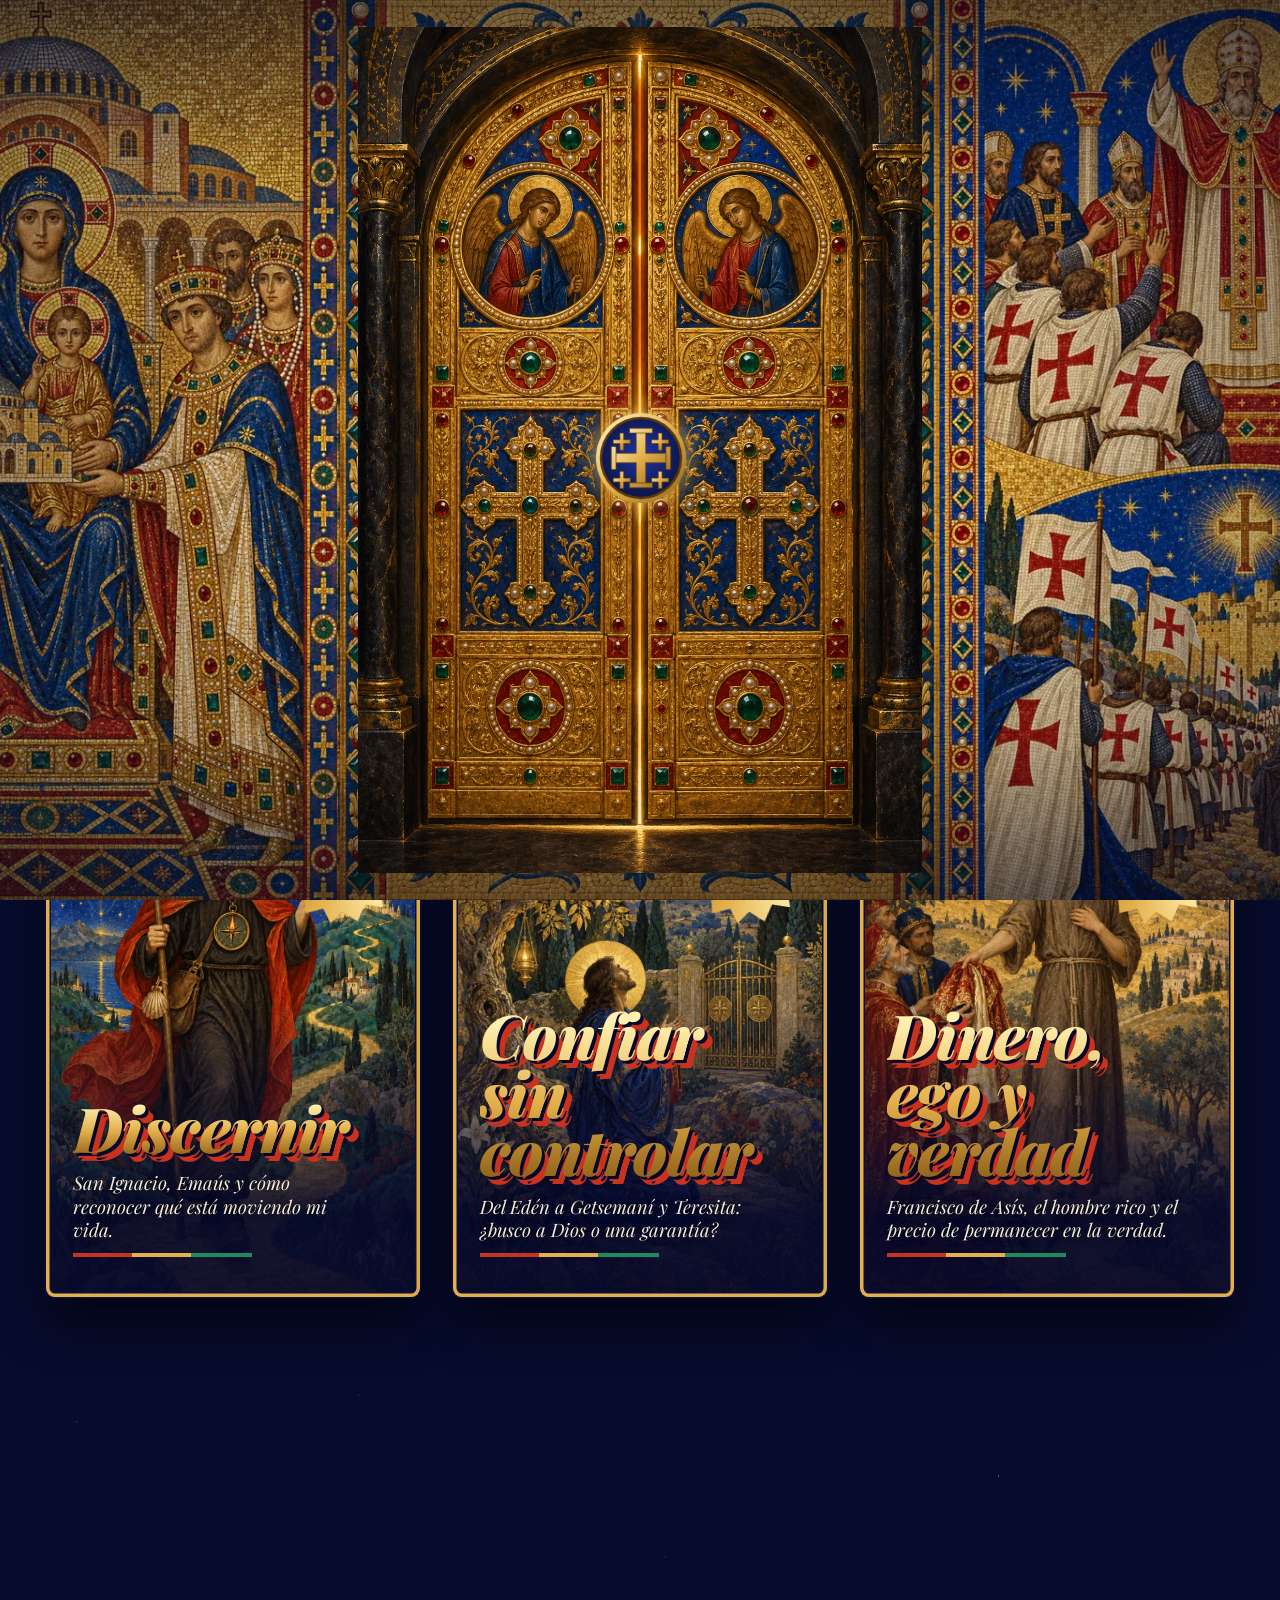
<file: index.html>
<!doctype html>
<html lang="es">
<head>
<meta charset="utf-8">
<meta name="viewport" content="width=device-width, initial-scale=1, viewport-fit=cover">
<meta name="theme-color" content="#070b2c">
<title>Deus Vult</title>
<meta name="description" content="Deus Vult · presentaciones para contar historias en pantalla.">
<meta property="og:title" content="Deus Vult"><meta property="og:image" content="favicon-512.png">
<script>try{var __e=+localStorage.getItem("dv-entered");if(!__e||Date.now()-__e>864e5)document.documentElement.classList.add("gated")}catch(x){document.documentElement.classList.add("gated")}</script>
<link rel="icon" href="favicon.ico" sizes="any"><link rel="icon" type="image/png" sizes="192x192" href="favicon-192.png"><link rel="apple-touch-icon" href="apple-touch-icon.png">
<link rel="preload" href="assets/puertas-marco.webp" as="image">
<link rel="preload" href="assets/dvl-bg.webp" as="image">
<link rel="preload" href="assets/dvl-christ.webp" as="image">
<link rel="preconnect" href="https://fonts.googleapis.com">
<link rel="preconnect" href="https://fonts.gstatic.com" crossorigin>
<link href="https://fonts.googleapis.com/css2?family=Playfair+Display:ital,wght@0,700;1,900&family=Oswald:wght@500;700&family=Bebas+Neue&display=swap" rel="stylesheet">
<style>
:root {
  --night: #070b2c; --lapis: #0f1a5c; --verm: #c8321f; --gold: #e3b04b; --gold2: #fff0b0; --gold3: #8f6118; --ivory: #f6ecd5; --emerald: #1f8a5e;
  --f-disp: "Playfair Display", "Didot", "Bodoni 72", Georgia, serif;
  --f-cond: "Bebas Neue", "Oswald", Impact, "Arial Narrow", sans-serif;
  --f-sans: "Oswald", "Arial Narrow", sans-serif;
  --u: min(1svh, 1.25vw);           /* unidad del escenario: se adapta a pantallas anchas y a teléfonos */
}
* { box-sizing: border-box; margin: 0; }
html { background: var(--night); }
body { min-height: 100vh; color: var(--ivory); font-family: var(--f-disp); overflow-x: hidden; background: var(--night); }
.grain { position: fixed; inset: 0; pointer-events: none; z-index: 60; opacity: .07; mix-blend-mode: overlay;
  background-image: url("data:image/svg+xml;utf8,<svg xmlns='http://www.w3.org/2000/svg' width='200' height='200'><filter id='n'><feTurbulence type='fractalNoise' baseFrequency='.9' numOctaves='2' stitchTiles='stitch'/><feColorMatrix values='0 0 0 0 .6  0 0 0 0 .5  0 0 0 0 .35  0 0 0 1.2 -.25'/></filter><rect width='200' height='200' filter='url(%23n)'/></svg>"); }

/* ================= ESCENARIO (scroll) ================= */
.hero { position: relative; height: 165vh; }
.pin { position: sticky; top: 0; height: 100vh; height: 100svh; overflow: hidden; background: var(--night); }
.layer { position: absolute; inset: 0; pointer-events: none; backface-visibility: hidden; }
.layer > *, .box > * { position: absolute; }

/* fondo: Jerusalén y el camino de oro */
.bg { transform-origin: 50% 57%; }
.bgbox { inset: 0; animation: bgIn 2.6s cubic-bezier(.2, .7, .2, 1) both; }
.bgbox > * { position: absolute; }
.bg .in { inset: 0; width: 100%; height: 100%; object-fit: cover; object-position: 50% 62%; }
@keyframes bgIn { from { filter: brightness(.15) saturate(.6); transform: scale(1.12) } to { filter: none; transform: none } }
.rays { transform-origin: 50% 40%; mix-blend-mode: screen; }
.rays i { left: 50%; top: 38%; width: 140vmax; height: 140vmax; translate: -50% -50%; border-radius: 50%; opacity: 0;
  background: conic-gradient(from 0deg, transparent 0 3%, #ffe9a655 4.5%, transparent 6.5% 11%, #ffe9a644 12.5%, transparent 14.5% 20%, #ffe9a655 21.5%, transparent 23.5% 29%, #ffe9a644 30.5%, transparent 32.5% 38%, #ffe9a655 39.5%, transparent 41.5% 47%, #ffe9a644 48.5%, transparent 50.5% 56%, #ffe9a655 57.5%, transparent 59.5% 65%, #ffe9a644 66.5%, transparent 68.5% 74%, #ffe9a655 75.5%, transparent 77.5% 83%, #ffe9a644 84.5%, transparent 86.5% 92%, #ffe9a655 93.5%, transparent 95.5%);
  -webkit-mask: radial-gradient(circle, #000 0, #000 4%, transparent 22%); mask: radial-gradient(circle, #000 0, #000 4%, transparent 22%);
  animation: raysIn 3.2s ease-out .5s forwards, spin 140s linear infinite; }
@keyframes raysIn { to { opacity: .9 } }
@keyframes spin { to { rotate: 360deg } }

/* título gigante: DEUS [aureola] VULT, por detrás de Cristo */
.titlew { transform-origin: 50% 40%; display: grid; place-items: center; }
.title { position: absolute; left: 50%; top: calc(var(--u) * 25); translate: -50% -50%; display: flex; align-items: center; gap: calc(var(--u) * 27); white-space: nowrap;
  font-family: var(--f-disp); font-style: italic; font-weight: 900; text-transform: uppercase; line-height: .86; letter-spacing: .005em; font-size: calc(var(--u) * 17.5); }
.title .word { display: flex; filter: drop-shadow(0 .035em 0 #05082a) drop-shadow(.06em .07em 0 var(--verm)) drop-shadow(0 0 .35em #e3b04b55); }
.title .ch { display: inline-block; background: linear-gradient(180deg, var(--gold2) 6%, var(--gold) 50%, var(--gold3) 96%); -webkit-background-clip: text; background-clip: text; color: transparent;
  padding: 0 .02em; animation: rise 1.4s cubic-bezier(.2, .9, .2, 1) calc(1s + var(--k) * .09s) both; }
@keyframes rise { from { transform: translateY(.9em) rotate(5deg) scale(.9); opacity: 0; filter: blur(14px) } to { transform: none; opacity: 1; filter: none } }
.title .word::after { content: ""; position: absolute; inset: 0; pointer-events: none; }
.sheen { position: absolute; inset: -10% -30%; pointer-events: none; mix-blend-mode: overlay; background: linear-gradient(105deg, transparent 40%, #fff9 50%, transparent 60%); translate: -100% 0; animation: sheen 9s ease-in-out 3.6s infinite; }
@keyframes sheen { 0% { translate: -100% 0 } 20%, 100% { translate: 100% 0 } }

/* Cristo: recorte pintado, sostiene el Evangelio */
.christ { transform-origin: 50% 70%; }
.christ .box { left: 50%; top: calc(var(--u) * 5); width: calc(var(--u) * 76); aspect-ratio: 1; translate: -50% 0; animation: christIn 2.4s cubic-bezier(.2, .8, .2, 1) .35s both; }
@keyframes christIn { from { opacity: 0; transform: translateY(6%) scale(.9); filter: brightness(2.4) blur(6px) } to { opacity: 1; transform: none; filter: none } }
.christ .img { inset: 0; width: 100%; height: 100%; display: block; filter: drop-shadow(0 0 calc(var(--u) * 4) #ffd56b66); }
.halo { left: 50.2%; top: 27.5%; width: 55%; aspect-ratio: 1; translate: -50% -50%; border-radius: 50%; pointer-events: none; mix-blend-mode: screen;
  background: radial-gradient(circle, #fff1b866 0, #ffd56b2e 36%, transparent 64%); animation: pulse 5.5s ease-in-out infinite alternate; }
@keyframes pulse { from { opacity: .5; scale: .94 } to { opacity: 1; scale: 1.06 } }

/* huevo de pascua: una estrella pintada del cielo (recortada), idéntica a las demás en reposo */
.estrella { position: absolute; display: block; pointer-events: none; cursor: default; -webkit-tap-highlight-color: transparent; }
.estrella.egg { pointer-events: auto; }
.estrella img { width: 100%; height: 100%; display: block; will-change: transform, filter; }
.destello { position: fixed; inset: 0; z-index: 101; opacity: 0; pointer-events: none; transition: opacity .55s ease-in; background: radial-gradient(circle at var(--sx, 10%) var(--sy, 10%), #ffffff 0, #fff3b8 14%, #ffd56b 42%, #e3b04b 100%); }
.destello.on { opacity: 1; }

/* señal de scroll: sin texto */
.cue { position: absolute; left: 50%; bottom: calc(18svh + 6px); translate: -50% 0; z-index: 9; width: 26px; height: 50px; display: grid; justify-items: center; opacity: 0; animation: cueIn 1s ease 4.2s forwards; }
.cue::before { content: ""; width: 2px; height: 38px; background: linear-gradient(var(--gold2), transparent); border-radius: 2px; animation: drip 1.9s ease-in-out infinite; transform-origin: top; }
.cue::after { content: ""; position: absolute; bottom: 4px; width: 12px; height: 12px; border-right: 2px solid var(--gold); border-bottom: 2px solid var(--gold); rotate: 45deg; animation: chev 1.9s ease-in-out infinite; }
@keyframes cueIn { to { opacity: 1 } }
@keyframes drip { 0% { transform: scaleY(0); opacity: 1 } 60% { transform: scaleY(1); opacity: 1 } 100% { transform: scaleY(1); opacity: 0 } }
@keyframes chev { 0%, 100% { translate: 0 -2px; opacity: .4 } 60% { translate: 0 5px; opacity: 1 } }


/* ================= ENTRADA: las puertas de oro ================= */
.gate { display: none; }
html.gated .gate { display: block; }
html.gated, html.gated body { overflow: hidden; }
html.gated .pm-btn { display: none !important; }
html.gated .bgbox, html.gated .title .ch, html.gated .christ .box, html.gated .rays i, html.gated .cue { animation-play-state: paused; }
.gate { position: fixed; inset: 0; z-index: 90; overflow: hidden; cursor: pointer; -webkit-tap-highlight-color: transparent; outline: none;
  background: radial-gradient(90% 70% at 50% 45%, #121d66 0, #070b2c 55%, #03051a 100%); animation: gateIn .9s ease .9s both; }
@keyframes gateIn { from { opacity: 0 } to { opacity: 1 } }
.gate.gone { opacity: 0; transition: opacity 1.1s ease; pointer-events: none; animation: none; }
.g-stars { position: absolute; inset: 0; background-image: radial-gradient(1.4px 1.4px at 12% 18%, #ffe9a8, transparent 60%), radial-gradient(1px 1px at 28% 72%, #fff3c8, transparent 60%), radial-gradient(1.6px 1.6px at 44% 9%, #ffe9a8, transparent 60%), radial-gradient(1px 1px at 63% 38%, #fff3c8, transparent 60%), radial-gradient(1.4px 1.4px at 78% 81%, #ffe9a8, transparent 60%), radial-gradient(1px 1px at 91% 24%, #fff3c8, transparent 60%), radial-gradient(1.2px 1.2px at 6% 55%, #ffe9a8, transparent 60%), radial-gradient(1px 1px at 52% 90%, #fff3c8, transparent 60%); animation: twinkle 4s ease-in-out infinite alternate; }
.g-stage { position: absolute; left: 50%; top: 50%; height: min(94svh, 150vw); aspect-ratio: 2 / 3; translate: -50% -50%; perspective: 1500px; transform-style: preserve-3d; transition: transform 2.7s cubic-bezier(.6, 0, .25, 1); }
.gate.open .g-stage { transform: scale(2.6); }
.g-light { position: absolute; left: 12.4%; top: 4%; width: 75.2%; height: 90.2%; border-radius: 50% 50% 0 0 / 27% 27% 0 0; opacity: 0; transition: opacity 1.1s ease .15s;
  background: radial-gradient(ellipse at 50% 58%, #ffffff 0, #fff3b8 22%, #ffd56b 50%, #c8902c 80%, #8f6118 100%); }
.gate.open .g-light { opacity: 1; }
.g-door { position: absolute; backface-visibility: hidden; transition: transform 2.4s cubic-bezier(.5, 0, .2, 1) .22s, filter 2s ease .2s; }
.g-door img, .g-frame img { width: 100%; height: 100%; display: block; -webkit-user-drag: none; user-select: none; }
.g-l { left: 12.402%; top: 4.036%; width: 37.5%; height: 90.169%; transform-origin: 0 50%; }
.g-r { left: 49.902%; top: 4.036%; width: 37.695%; height: 90.169%; transform-origin: 100% 50%; }
.gate.open .g-l { transform: rotateY(82deg); filter: brightness(1.5); }
.gate.open .g-r { transform: rotateY(-82deg); filter: brightness(1.5); }
.g-frame { position: absolute; inset: 0; pointer-events: none; }
.g-seal { position: absolute; left: 50.2%; top: 51%; width: 17%; aspect-ratio: 1; translate: -50% -50%; z-index: 4; transition: scale .35s cubic-bezier(.3, 1.7, .45, 1);
  filter: drop-shadow(0 0 12px #ffd56bcc); animation: sealPulse 2.8s ease-in-out infinite; }
@keyframes sealPulse { 0%, 100% { filter: drop-shadow(0 0 8px #ffd56b99) brightness(1) } 50% { filter: drop-shadow(0 0 26px #fff0b0) brightness(1.25) } }
.gate:hover .g-seal { scale: 1.1; }
.g-seal::after { content: ""; position: absolute; inset: -4%; border-radius: 50%; border: 2px solid #ffe28a; opacity: 0; animation: sealRing 2.8s ease-out infinite; }
@keyframes sealRing { 0% { transform: scale(.9); opacity: .8 } 100% { transform: scale(1.7); opacity: 0 } }
.gate.open .g-seal { animation: sealBurst 1s cubic-bezier(.2, .8, .2, 1) forwards; }
@keyframes sealBurst { 0% { transform: scale(1); filter: drop-shadow(0 0 20px #fff0b0) brightness(1.3) } 35% { transform: scale(1.5); filter: drop-shadow(0 0 70px #fff) brightness(2.6) } 100% { transform: scale(4); opacity: 0; filter: drop-shadow(0 0 90px #fff) brightness(3) } }
.g-seal svg { width: 100%; height: 100%; display: block; }
.g-flash { position: absolute; inset: 0; background: radial-gradient(circle at 50% 52%, #fffefa 0, #fff1b0 40%, #e3b04b 100%); opacity: 0; transition: opacity .5s ease-in; pointer-events: none; }
.gate.flash .g-flash { opacity: 1; }


.g-wall, .v-wall { position: absolute; left: 50%; top: 0; height: 100%; display: flex; translate: -50% 0; transform-origin: 50% 50%; }
.g-wall img, .v-wall img { height: 100%; width: auto; aspect-ratio: 2 / 3; flex: none; display: block; -webkit-user-drag: none; user-select: none; }
.g-wall { transition: transform 3.2s cubic-bezier(.5, 0, .25, 1), filter 2s ease; }
.gate.open .g-wall { transform: scale(1.4); filter: brightness(1.25); }
.g-shade { position: absolute; inset: 0; pointer-events: none; background: radial-gradient(ellipse 70% 75% at 50% 50%, rgba(3,5,26,0) 35%, rgba(3,5,26,.5) 100%), linear-gradient(rgba(3,5,26,.35), transparent 18%, transparent 82%, rgba(3,5,26,.35)); }
.v-wall { animation: wallDrift 80s ease-in-out infinite alternate; }
@keyframes wallDrift { from { transform: translateX(-1.4%) scale(1.04) } to { transform: translateX(1.4%) scale(1.04) } }
.v-tint { position: absolute; inset: 0; background: radial-gradient(ellipse 90% 85% at 50% 50%, rgba(7,11,44,.6) 0, rgba(7,11,44,.84) 100%); }


.v-nave { position: absolute; inset: -3%; background: url(assets/nave-serena.webp) 50% 58% / cover no-repeat; transform: scale(var(--nz, 1.02)); transform-origin: 50% 46%; will-change: transform; }
.v-lamps i { position: absolute; width: 26vmax; height: 26vmax; border-radius: 50%; mix-blend-mode: screen; background: radial-gradient(circle, rgba(255,200,110,.12) 0, transparent 62%); animation: lamp 7s ease-in-out infinite alternate; }
.v-lamps i:nth-child(1) { left: 2%; top: 4%; } .v-lamps i:nth-child(2) { right: 2%; top: 4%; animation-delay: -3.3s; animation-duration: 8.5s; }
@keyframes lamp { 0% { opacity: .5 } 100% { opacity: 1 } }
.v-tint { background: radial-gradient(ellipse 80% 75% at 50% 50%, rgba(7,11,44,.42) 0, rgba(7,11,44,.74) 100%) !important; }

/* ================= ESTANTE ================= */
.veil { position: fixed; inset: 0; z-index: 2; background: var(--night); opacity: 0; pointer-events: none; overflow: hidden; }
.rack-wrap { position: relative; z-index: 3; min-height: 100vh; margin-top: -82vh; }
.rack-wrap::before { content: ""; position: absolute; inset: 0; pointer-events: none; opacity: .9;
  background-image: radial-gradient(1.4px 1.4px at 12% 38%, #ffe9a8, transparent 60%), radial-gradient(1px 1px at 28% 72%, #fff3c8, transparent 60%), radial-gradient(1.6px 1.6px at 44% 29%, #ffe9a8, transparent 60%), radial-gradient(1px 1px at 63% 58%, #fff3c8, transparent 60%), radial-gradient(1.4px 1.4px at 78% 81%, #ffe9a8, transparent 60%), radial-gradient(1px 1px at 91% 44%, #fff3c8, transparent 60%), radial-gradient(1.2px 1.2px at 6% 75%, #ffe9a8, transparent 60%), radial-gradient(1px 1px at 52% 90%, #fff3c8, transparent 60%); animation: twinkle 5s ease-in-out infinite alternate; }
@keyframes twinkle { from { opacity: .3 } to { opacity: 1 } }
.rack { position: relative; width: min(1180px, 92vw); margin: 0 auto; padding: 0 0 16vh; display: grid; grid-template-columns: repeat(auto-fit, minmax(min(300px, 100%), 1fr)); gap: clamp(22px, 3.4vw, 46px); perspective: 1600px; }
.mag { position: relative; display: block; aspect-ratio: 2 / 3; text-decoration: none; color: inherit; border-radius: 4px; outline: none;
  box-shadow: 0 0 0 1.5px #0a0f3a, 0 0 0 5px var(--gold), 0 0 0 6.5px #0a0f3a, 0 26px 50px #000a;
  opacity: 0; transform: translateY(160px) rotateX(24deg) rotate(var(--r, 0deg)) scale(.92); transition: opacity .9s ease, transform 1.1s cubic-bezier(.2, .9, .2, 1), box-shadow .3s; transition-delay: calc(var(--i) * .16s); }
.mag:nth-child(1) { --r: -4deg } .mag:nth-child(2) { --r: 3deg } .mag:nth-child(3) { --r: -3deg }
.mag.in { opacity: 1; transform: none; animation: bob 4.2s ease-in-out calc(1.2s + var(--i) * .5s) infinite; }
@keyframes bob { 0%, 100% { translate: 0 0 } 50% { translate: 0 -9px } }
.mag.in:hover, .mag.in:focus-visible { animation-play-state: paused; }
.mag.in:hover, .mag.in:focus-visible { transition-delay: 0s; box-shadow: 0 0 0 1.5px #0a0f3a, 0 0 0 5px var(--gold2), 0 0 0 6.5px #0a0f3a, 0 34px 70px #000b, 0 0 60px #e3b04b55; }
.mag .face { position: absolute; inset: 0; border-radius: 3px; overflow: hidden; transform-style: preserve-3d; transition: transform .2s ease-out; background: var(--lapis); }
.mag .mart { position: absolute; inset: 0; width: 100%; height: 100%; object-fit: cover; transition: transform 1.2s cubic-bezier(.2, .8, .2, 1); }
.mag:hover .mart { transform: scale(1.07); }
.scrim { position: absolute; inset: 0; background: linear-gradient(180deg, #05082a99 0, transparent 20%, transparent 46%, #05082aee 86%); }
.mtop { position: absolute; left: 6%; right: 6%; top: 3.4%; display: flex; align-items: center; gap: 10px; }
.mtop .no { font-family: var(--f-cond); font-size: clamp(26px, 3.4vw, 40px); letter-spacing: .06em; color: var(--ivory); text-shadow: 2px 2px 0 var(--verm); line-height: 1; }
.mtop .line { flex: 1; height: 6px; background: linear-gradient(var(--verm) 0 2px, transparent 2px 4px, var(--gold) 4px); border-radius: 1px; }
.burst { position: absolute; right: 4%; top: 10.5%; width: 33%; aspect-ratio: 1; display: grid; place-content: center; text-align: center; rotate: 9deg; color: #2d1a04; z-index: 3;
  background: conic-gradient(from 20deg, var(--gold), var(--gold2), var(--gold), var(--gold3), var(--gold));
  clip-path: polygon(50% 0, 58% 11%, 70% 3%, 74% 17%, 88% 12%, 87% 28%, 100% 32%, 93% 46%, 100% 59%, 87% 65%, 91% 80%, 76% 80%, 72% 95%, 58% 89%, 50% 100%, 42% 89%, 28% 95%, 24% 80%, 9% 80%, 13% 65%, 0 59%, 7% 46%, 0 32%, 13% 28%, 12% 12%, 26% 17%, 30% 3%, 42% 11%);
  transition: rotate .5s cubic-bezier(.3, 1.7, .45, 1), scale .5s cubic-bezier(.3, 1.7, .45, 1); }
.mag:hover .burst { rotate: -4deg; scale: 1.1; }
.burst b { font-family: var(--f-cond); font-weight: 400; font-size: clamp(28px, 4vw, 48px); line-height: .9; }
.burst small { font-family: var(--f-sans); font-weight: 700; font-size: clamp(8px, .95vw, 11.5px); letter-spacing: .06em; line-height: 1.1; }
.mtitle { position: absolute; left: 6%; right: 6%; bottom: 6.5%; }
.mtitle h2 { font-family: var(--f-disp); font-style: italic; font-weight: 900; font-size: clamp(34px, 5.2vw, 62px); line-height: .94; letter-spacing: -.01em;
  background: linear-gradient(180deg, var(--gold2) 10%, var(--gold) 55%, var(--gold3)); -webkit-background-clip: text; background-clip: text; color: transparent;
  filter: drop-shadow(3px 3px 0 #05082a) drop-shadow(5px 5px 0 var(--verm)); }
.mtitle p { margin-top: 14px; font-family: var(--f-disp); font-style: italic; font-size: clamp(14px, 1.6vw, 18.5px); line-height: 1.25; color: var(--ivory); text-shadow: 0 1px 8px #000c; max-width: 92%; }
.mtitle .rule { height: 4px; width: 56%; margin-top: 12px; background: linear-gradient(90deg, var(--verm) 0 33%, var(--gold) 33% 66%, var(--emerald) 66%); }
.glare { position: absolute; inset: 0; pointer-events: none; background: radial-gradient(500px circle at var(--gx, 50%) var(--gy, 20%), #ffffff2e, transparent 45%); opacity: 0; transition: opacity .3s; mix-blend-mode: soft-light; }
.mag:hover .glare { opacity: 1; }

.zoom { position: fixed; z-index: 100; border-radius: 4px; background: var(--lapis) center / cover no-repeat; box-shadow: 0 0 0 6px var(--gold); transition: all .8s cubic-bezier(.7, 0, .2, 1); pointer-events: none; }
.flash { position: fixed; inset: 0; z-index: 101; background: radial-gradient(circle at 50% 50%, #fff7d0, #e3b04b 60%, #8f6118); opacity: 0; pointer-events: none; transition: opacity .35s ease-in; }
.flash.on { opacity: 1; }
@media (hover: none) { .glare { display: none } }

/* teléfono (vertical): título en dos líneas arriba, Cristo debajo */
@media (max-aspect-ratio: 1/1) {
  .title { flex-direction: column; gap: 0; top: calc(var(--u) * 13); font-size: calc(var(--u) * 17); line-height: .82; }
  .christ .box { top: calc(var(--u) * 26); width: calc(var(--u) * 80); }
}
@media (prefers-reduced-motion: reduce) { *, *::before, *::after { animation-duration: .01s !important; animation-delay: 0s !important; transition-duration: .01s !important; } .mag { opacity: 1; transform: none; } }
</style>
<script>
  if (/^#slide=\d+$/.test(location.hash)) {
    const deck = location.protocol === 'file:' ? './01/index.html' : './01/';
    location.replace(deck + location.hash);
  }
</script>
</head>
<body>
<div class="grain"></div>
<div class="gate" id="gate" role="button" tabindex="0" aria-label="Entrar">
  <div class="g-wall" id="gwall"><img loading="lazy" src="assets/mosaico-1.webp" alt="" draggable="false"><img loading="lazy" src="assets/mosaico-2.webp" alt="" draggable="false"><img loading="lazy" src="assets/mosaico-3.webp" alt="" draggable="false"><img loading="lazy" src="assets/mosaico-4.webp" alt="" draggable="false"><img src="assets/mosaico-c.webp" alt="" draggable="false"><img loading="lazy" src="assets/mosaico-5.webp" alt="" draggable="false"><img loading="lazy" src="assets/mosaico-6.webp" alt="" draggable="false"><img loading="lazy" src="assets/mosaico-7.webp" alt="" draggable="false"><img loading="lazy" src="assets/mosaico-8.webp" alt="" draggable="false"></div>
  <div class="g-shade"></div>
  <div class="g-stage" id="gstage">
    <div class="g-light"></div>
    <div class="g-door g-l"><img src="assets/puerta-izq.webp" alt="" draggable="false"></div>
    <div class="g-door g-r"><img src="assets/puerta-der.webp" alt="" draggable="false"></div>
    <div class="g-frame"><img src="assets/puertas-marco.webp" alt="" draggable="false"></div>
    <div class="g-seal"><svg viewBox="-50 -50 100 100" aria-hidden="true"><defs>
        <linearGradient id="sg" x1="0" y1="0" x2="1" y2="1"><stop offset="0" stop-color="#fff6c8"/><stop offset=".5" stop-color="#e3b04b"/><stop offset="1" stop-color="#8f6118"/></linearGradient>
        <radialGradient id="sd" cx="50%" cy="45%" r="60%"><stop offset="0" stop-color="#2236a8"/><stop offset="1" stop-color="#0b1240"/></radialGradient></defs>
        <circle r="47" fill="url(#sg)"/><circle r="43" fill="#5a3a0c"/><circle r="40.5" fill="url(#sd)"/>
        <g fill="url(#sg)" stroke="#5a3a0c" stroke-width=".7" stroke-linejoin="round">
          <path d="M-5-30h10v25h25v10h-25v25h-10v-25h-25v-10h25z"/>
          <path d="M-12-31h24v5h-24zM-12 26h24v5h-24zM-31-12h5v24h-5zM26-12h5v24h-5z"/>
          <path id="mc" d="M-22-26h4v7h7v4h-7v7h-4v-7h-7v-4h7z"/><use href="#mc" x="40"/><use href="#mc" y="40"/><use href="#mc" x="40" y="40"/>
        </g></svg></div>
  </div>
  <div class="g-flash"></div>
</div>

<div class="veil" id="veil"><div class="v-nave" id="vnave"></div><div class="v-lamps"><i></i><i></i></div><div class="v-tint"></div></div>

<header class="hero" id="hero">
  <div class="pin" id="pin">
    <div class="layer bg" id="L-bg"><div class="bgbox" id="bgbox"><img class="in" id="bgimg" src="assets/dvl-bg.webp" alt="" fetchpriority="high"></div></div>
    <div class="layer rays" id="L-rays"><i></i></div>

    <div class="layer titlew" id="L-title">
      <h1 class="title" aria-label="Deus Vult">
        <span class="word" aria-hidden="true"><span class="ch" style="--k:0">D</span><span class="ch" style="--k:1">E</span><span class="ch" style="--k:2">U</span><span class="ch" style="--k:3">S</span></span>
        <span class="word" aria-hidden="true"><span class="ch" style="--k:5">V</span><span class="ch" style="--k:6">U</span><span class="ch" style="--k:7">L</span><span class="ch" style="--k:8">T</span></span>
      </h1>
    </div>

    <div class="layer christ" id="L-christ">
      <div class="box" id="box">
        <div class="halo"></div>
        <img class="img" src="assets/dvl-christ.webp" alt="Cristo Pantocrátor" fetchpriority="high">
      </div>
    </div>

    <div class="layer mist" id="L-mist"><i></i><i></i></div>
    <div class="layer"><canvas class="dust" id="dust"></canvas></div>
    <div class="layer vig"></div>
    <div class="cue" aria-hidden="true"></div>
  </div>
</header>

<div class="rack-wrap">
  <main class="rack" id="rack">
    <a class="mag" href="03/" style="--i:0" data-art="assets/cover03.webp">
      <div class="face">
        <img class="mart" src="assets/cover03.webp" alt="" loading="lazy">
        <div class="scrim"></div>
        <div class="mtop"><span class="no">Nº 03</span><span class="line"></span></div>
        <div class="burst"><b>30</b><small>SEPTIEMBRE<br>2026</small></div>
        <div class="mtitle"><h2>Discernir</h2><p>San Ignacio, Emaús y cómo reconocer qué está moviendo mi vida.</p><div class="rule"></div></div>
        <div class="glare"></div>
      </div>
    </a>
    <a class="mag" href="02/motion-b2/" style="--i:1" data-art="assets/cover02.webp">
      <div class="face">
        <img class="mart" src="assets/cover02.webp" alt="" loading="lazy">
        <div class="scrim"></div>
        <div class="mtop"><span class="no">Nº 02</span><span class="line"></span></div>
        <div class="burst"><b>23</b><small>SEPTIEMBRE<br>2026</small></div>
        <div class="mtitle"><h2>Confiar sin controlar</h2><p>Del Edén a Getsemaní y Teresita: ¿busco a Dios o una garantía?</p><div class="rule"></div></div>
        <div class="glare"></div>
      </div>
    </a>
    <a class="mag" href="01/" style="--i:2" data-art="assets/cover01.webp">
      <div class="face">
        <img class="mart" src="assets/cover01.webp" alt="" loading="lazy">
        <div class="scrim"></div>
        <div class="mtop"><span class="no">Nº 01</span><span class="line"></span></div>
        <div class="burst"><b>15</b><small>SEPTIEMBRE<br>2026</small></div>
        <div class="mtitle"><h2>Dinero, ego y verdad</h2><p>Francisco de Asís, el hombre rico y el precio de permanecer en la verdad.</p><div class="rule"></div></div>
        <div class="glare"></div>
      </div>
    </a>
  </main>
</div>
<div class="flash" id="flash"></div>
<div class="destello" id="destello"></div>

<script>
(() => {
  const $ = (s, r = document) => r.querySelector(s);
  const hoverOK = matchMedia('(hover: hover)').matches;
  const reduce = matchMedia('(prefers-reduced-motion: reduce)').matches;
  const hero = $('#hero'), veil = $('#veil');
  const L = { bg: $('#L-bg'), rays: $('#L-rays'), title: $('#L-title'), christ: $('#L-christ'), mist: $('#L-mist'),  };
  const clamp = (v, a = 0, b = 1) => Math.min(b, Math.max(a, v));
  const sm = (a, b, v) => { const t = clamp((v - a) / (b - a)); return t * t * (3 - 2 * t); };

  /* ---- escenario guiado por el scroll: s ∈ [0,1], suavizado ---- */
  let target = 0, s = 0, mx = 0, my = 0, smx = 0, smy = 0;
  const read = () => { const max = hero.offsetHeight - innerHeight; target = clamp(scrollY / Math.max(1, max)); };
  addEventListener('scroll', read, { passive: true }); addEventListener('resize', read); read();
  if (hoverOK) addEventListener('pointermove', (e) => { mx = e.clientX / innerWidth - .5; my = e.clientY / innerHeight - .5; });

  const nave = $('#vnave'); let nz = 0;
  function walk() {      // dolly hacia el fondo de la nave: el scroll acerca la cámara
    const max = Math.max(1, document.documentElement.scrollHeight - innerHeight);
    nz += (Math.min(1, scrollY / max) - nz) * (reduce ? 1 : .06);
    nave.style.setProperty('--nz', (1.02 + nz * .5).toFixed(4));
  }
  function frame() {
    s += (target - s) * (reduce ? 1 : .09);
    smx += (mx - smx) * .06; smy += (my - smy) * .06;
    L.bg.style.transform = `translate(${-smx * 10}px, ${-smy * 6}px) scale(${1 + s * .22})`;
    L.rays.style.transform = `scale(${1 + s * .5})`;
    L.title.style.transform = `translate(${smx * 26}px, ${-s * 11 - smy * 10}vh) scale(${1 + s * .16})`;
    L.title.style.opacity = 1 - sm(.55, 1, s) * .55;
    L.christ.style.transform = `translate(${smx * -14}px, ${-s * 5 + smy * -6}vh) scale(${1 + s * .1})`;
    veil.style.opacity = sm(.25, .9, s);
    walk();
    requestAnimationFrame(frame);
  }
  requestAnimationFrame(frame);

  /* ---- polvo de oro ---- */
  const cv = $('#dust'), ctx = cv.getContext('2d');
  const fitC = () => { cv.width = innerWidth; cv.height = innerHeight; }; fitC(); addEventListener('resize', fitC);
  let seed = 7; const rnd = () => ((seed = (seed * 16807) % 2147483647) / 2147483647);
  const P = Array.from({ length: 90 }, () => ({ x: rnd(), y: rnd(), r: .6 + rnd() * 2.2, v: .0005 + rnd() * .0016, p: rnd() * 6.28 }));
  if (!reduce) {
    const draw = (now) => {
      ctx.clearRect(0, 0, cv.width, cv.height);
      for (const q of P) {
        q.y -= q.v * (1 + s * 5); q.x += Math.sin(now / 3000 + q.p) * .0003; if (q.y < -.02) { q.y = 1.02; q.x = rnd(); }
        ctx.beginPath(); ctx.arc(q.x * cv.width, q.y * cv.height, q.r * (cv.height / 700), 0, 6.283);
        ctx.fillStyle = `rgba(255,222,150,${.25 + .5 * (.5 + .5 * Math.sin(now / 900 + q.p * 3))})`; ctx.fill();
      }
      requestAnimationFrame(draw);
    };
    requestAnimationFrame(draw);
  }

  /* ---- entrada: las puertas de oro (solo si el navegador aún no deja sonar y no entró en las últimas 24 h) ---- */
  const gate = $('#gate'), root = document.documentElement;
  const entered = () => { try { localStorage.setItem('dv-entered', String(Date.now())); } catch (e) { /* */ } };
  const release = () => root.classList.remove('gated');                 // arranca la animación de entrada de la portada
  function dismiss() { entered(); release(); gate.classList.add('gone'); setTimeout(() => gate.remove(), 1300); }
  function openGate() {
    if (gate.dataset.s) return; gate.dataset.s = '1'; entered();
    gate.classList.add('open'); window.__dvOpen = performance.now();
    setTimeout(() => gate.classList.add('flash'), 1500);
    setTimeout(() => { release(); gate.classList.add('gone'); }, 2050);
    setTimeout(() => gate.remove(), 3400);
  }
  if (gate) {
    gate.addEventListener('click', openGate);
    gate.addEventListener('keydown', (e) => { if (e.key === 'Enter' || e.key === ' ') { e.preventDefault(); openGate(); } });
    let tries = 0;               // si el audio ya suena (permiso del navegador) o está silenciado, no hace falta la entrada
    const iv = setInterval(() => {
      if (gate.dataset.s) return clearInterval(iv);
      const st = window.PPTMusic && PPTMusic.state();
      if (!window.PPTMusic) return;      // el reproductor aún no carga (conexión lenta): la entrada espera
      if (st.started || st.muted) { clearInterval(iv); dismiss(); }
      else if (++tries > 60) clearInterval(iv);
    }, 120);
  }

  /* ---- tarjetas ---- */
  function tiltOn(el, face, glare, max) {
    if (!hoverOK) return;
    el.addEventListener('pointermove', (e) => {
      const r = el.getBoundingClientRect(), x = (e.clientX - r.left) / r.width, y = (e.clientY - r.top) / r.height;
      face.style.transform = `rotateY(${(x - .5) * max}deg) rotateX(${(.5 - y) * max}deg)`;
      glare.style.setProperty('--gx', x * 100 + '%'); glare.style.setProperty('--gy', y * 100 + '%');
    });
    el.addEventListener('pointerleave', () => { face.style.transform = ''; });
  }
  document.querySelectorAll('.mag').forEach((m) => tiltOn(m, $('.face', m), $('.glare', m), 12));
  const io = new IntersectionObserver((es) => es.forEach((e) => { if (e.isIntersecting) { e.target.classList.add('in'); io.unobserve(e.target); } }), { threshold: .2 });
  document.querySelectorAll('.mag').forEach((m) => io.observe(m));
  setTimeout(() => document.querySelectorAll('.mag').forEach((m) => m.classList.add('in')), reduce ? 0 : 2400);

  const flash = $('#flash');
  function openWith(el, href, art) {
    const r = el.getBoundingClientRect();
    const z = document.createElement('div'); z.className = 'zoom';
    if (art) z.style.backgroundImage = `url(${art})`;
    Object.assign(z.style, { left: r.left + 'px', top: r.top + 'px', width: r.width + 'px', height: r.height + 'px' });
    document.body.appendChild(z); void z.offsetWidth;
    Object.assign(z.style, { left: '0px', top: '0px', width: '100vw', height: '100vh', borderRadius: '0', boxShadow: '0 0 0 0 #e3b04b' });
    window.PPTMusic && PPTMusic.leave(850);
    setTimeout(() => flash.classList.add('on'), 520);
    setTimeout(() => { location.href = href; }, 880);
  }
  addEventListener('pageshow', (e) => { if (e.persisted) { document.querySelectorAll('.zoom').forEach((z) => z.remove()); flash.classList.remove('on'); } });
  document.querySelectorAll('.mag').forEach((m) => m.addEventListener('click', (e) => {
    if (e.metaKey || e.ctrlKey || e.shiftKey || e.button) return;
    e.preventDefault(); openWith(m, m.href, m.dataset.art);
  }));

  /* ---- huevo de pascua: una estrella pintada del cielo reemplazada por su recorte; señalarla → tiembla cada vez más, brilla y entra a la 00 ---- */
  const STARS = [{"f": "assets/dvl-star0.webp", "cx": 0.13216, "cy": 0.08643, "w": 0.07161, "h": 0.11035}, {"f": "assets/dvl-star1.webp", "cx": 0.28125, "cy": 0.06055, "w": 0.05469, "h": 0.08789}, {"f": "assets/dvl-star2.webp", "cx": 0.35221, "cy": 0.12695, "w": 0.04557, "h": 0.07227}, {"f": "assets/dvl-star3.webp", "cx": 0.42969, "cy": 0.06055, "w": 0.04818, "h": 0.07422}, {"f": "assets/dvl-star4.webp", "cx": 0.72428, "cy": 0.06104, "w": 0.05794, "h": 0.08887}, {"f": "assets/dvl-star5.webp", "cx": 0.87174, "cy": 0.08594, "w": 0.06641, "h": 0.11328}];
  const bgbox = $('#bgbox'), bgimg = $('#bgimg'), dest = $('#destello'), coarse = matchMedia('(pointer: coarse)').matches;
  const els = STARS.map((m) => { const a = document.createElement('a'); a.className = 'estrella'; a.href = '00/'; a.tabIndex = -1; a.setAttribute('aria-label', ' ');
    const im = document.createElement('img'); im.src = m.f; im.alt = ''; im.draggable = false; im.style.cssText = 'width:100%;height:100%;display:block;will-change:transform,filter'; a.appendChild(im); bgbox.appendChild(a); return a; });
  let cur = null, h = 0, hov = false, auto = false, fired = false, lastT = performance.now();
  const ALL = [[.947,.034],[.052,.036],[.577,.057],[.429,.058],[.281,.059],[.724,.059],[.872,.085],[.132,.085],[.352,.126],[.654,.126],[.209,.130],[.796,.130]];   // todas las estrellas pintadas (fracción del fondo)
  function placeStars() {
    const W = innerWidth, H = innerHeight, iw = bgimg.naturalWidth || 1800, ih = bgimg.naturalHeight || 1200;
    const k = Math.max(W / iw, H / ih), dw = iw * k, dh = ih * k, ox = (W - dw) * .5, oy = (H - dh) * .62;
    const tr = $('.title').getBoundingClientRect(), cb = $('#box').getBoundingClientRect(), pad = 12; let pick = null;
    const hcx = cb.left + cb.width * .502, hcy = cb.top + cb.height * .275, hr = cb.width * .3;
    const hitsHalo = (x, y, w, hh) => Math.hypot(x - hcx, y - hcy) < hr + Math.max(w, hh) / 2;
    const hitsTitle = (x, y, w, hh) => x + w / 2 > tr.left - pad && x - w / 2 < tr.right + pad && y + hh / 2 > tr.top - pad && y - hh / 2 < tr.bottom + pad;
    els.forEach((el, i) => {
      const m = STARS[i], w = m.w * dw, hh = m.h * dh, x = ox + m.cx * dw, y = oy + m.cy * dh;
      Object.assign(el.style, { left: x - w / 2 + 'px', top: y - hh / 2 + 'px', width: w + 'px', height: hh + 'px', padding: '0', margin: '0', boxSizing: 'border-box' });
      el.classList.remove('egg');
      const inView = x - w / 2 > pad && x + w / 2 < W - pad && y - hh / 2 > -hh * .3 && x < W * .6;
      if (!pick && inView && !hitsTitle(x, y, w, hh) && !hitsHalo(x, y, w, hh)) pick = { el, w };
    });
    if (!pick) {      // ninguna pintada a la vista (pantallas muy anchas o teléfono): el mismo recorte en un hueco del cielo sin otra estrella cerca
      const m = STARS[0], w = m.w * dw * (W < 600 ? .8 : 1), hh = m.h * dh * (W < 600 ? .8 : 1);
      const far = (x, y) => ALL.every(([fx, fy]) => Math.hypot(x - (ox + fx * dw), y - (oy + fy * dh)) > Math.max(w, hh) * 1.15);
      outer: for (const fy of [.1, .14, .18, .22, .26, .3, .34, .4, .46]) for (const fx of [.09, .13, .17, .88, .84, .8, .21, .25]) {
        const x = W * fx, y = H * fy;
        if (x - w / 2 > pad && x + w / 2 < W - pad && !hitsTitle(x, y, w, hh) && !hitsHalo(x, y, w, hh) && far(x, y)) {
          const el = els[0]; Object.assign(el.style, { left: x - w / 2 + 'px', top: y - hh / 2 + 'px', width: w + 'px', height: hh + 'px' }); pick = { el, w }; break outer;
        }
      }
    }
    const nu = pick && pick.el;
    if (nu !== cur) { h = 0; hov = false; auto = false; if (cur) { const o = cur.firstChild; o.style.transform = ''; o.style.filter = ''; } }
    cur = nu;
    if (cur) { cur.classList.add('egg'); if (coarse) { const e = Math.max(0, 24 - pick.w / 2); cur.style.padding = e + 'px'; cur.style.margin = -e + 'px 0 0 ' + -e + 'px'; cur.style.boxSizing = 'content-box'; } }
  }
  bgimg.addEventListener('load', placeStars); addEventListener('resize', placeStars); document.fonts && document.fonts.ready.then(placeStars); placeStars();
  const UP = 1 / 2.2, DOWN = 1 / .7;
  function starFrame(now) {
    const dt = Math.min(.05, (now - lastT) / 1000); lastT = now;
    if (!fired && cur) {
      const img = cur.firstChild;
      h = clamp(h + ((hov || auto) ? UP : -DOWN) * dt);
      if (h > 0.001) {
        const e = h * h, f = 7 + h * 46, amp = e * 8, ph = now / 1000 * f * 6.283;
        img.style.transform = `translate(${Math.sin(ph) * amp}px, ${Math.cos(ph * 1.3) * amp * .7}px) rotate(${Math.sin(ph * .8) * e * 14}deg) scale(${1 + h * .7})`;
        img.style.filter = `drop-shadow(0 0 ${h * 26}px rgba(255,236,150,${h})) brightness(${1 + h * 1.1})`;
      } else { img.style.transform = ''; img.style.filter = ''; }
      if (h >= 1) {
        fired = true;
        const r = cur.getBoundingClientRect(); dest.style.setProperty('--sx', (r.left + r.width / 2) / innerWidth * 100 + '%'); dest.style.setProperty('--sy', (r.top + r.height / 2) / innerHeight * 100 + '%');
        img.style.transition = 'transform .5s cubic-bezier(.2,.8,.2,1), filter .5s'; img.style.transform = 'scale(9)'; img.style.filter = 'brightness(3) drop-shadow(0 0 60px #fff)';
        dest.classList.add('on'); window.PPTMusic && PPTMusic.leave(700); setTimeout(() => { location.href = cur.href; }, 750);
      }
    }
    requestAnimationFrame(starFrame);
  }
  requestAnimationFrame(starFrame);
  els.forEach((el) => {
    el.addEventListener('pointerenter', (e) => { if (e.pointerType === 'mouse' && el === cur) hov = true; });
    el.addEventListener('pointerleave', () => { hov = false; });
    el.addEventListener('click', (e) => { e.preventDefault(); if (el === cur) auto = true; });
  });
  addEventListener('pageshow', (e) => { if (e.persisted) { fired = false; h = 0; auto = false; hov = false; dest.classList.remove('on'); els.forEach((el) => { el.firstChild.style.transition = ''; }); } });

})();
</script>
<script src="music/player.js"></script>
</body>
</html>
</file>
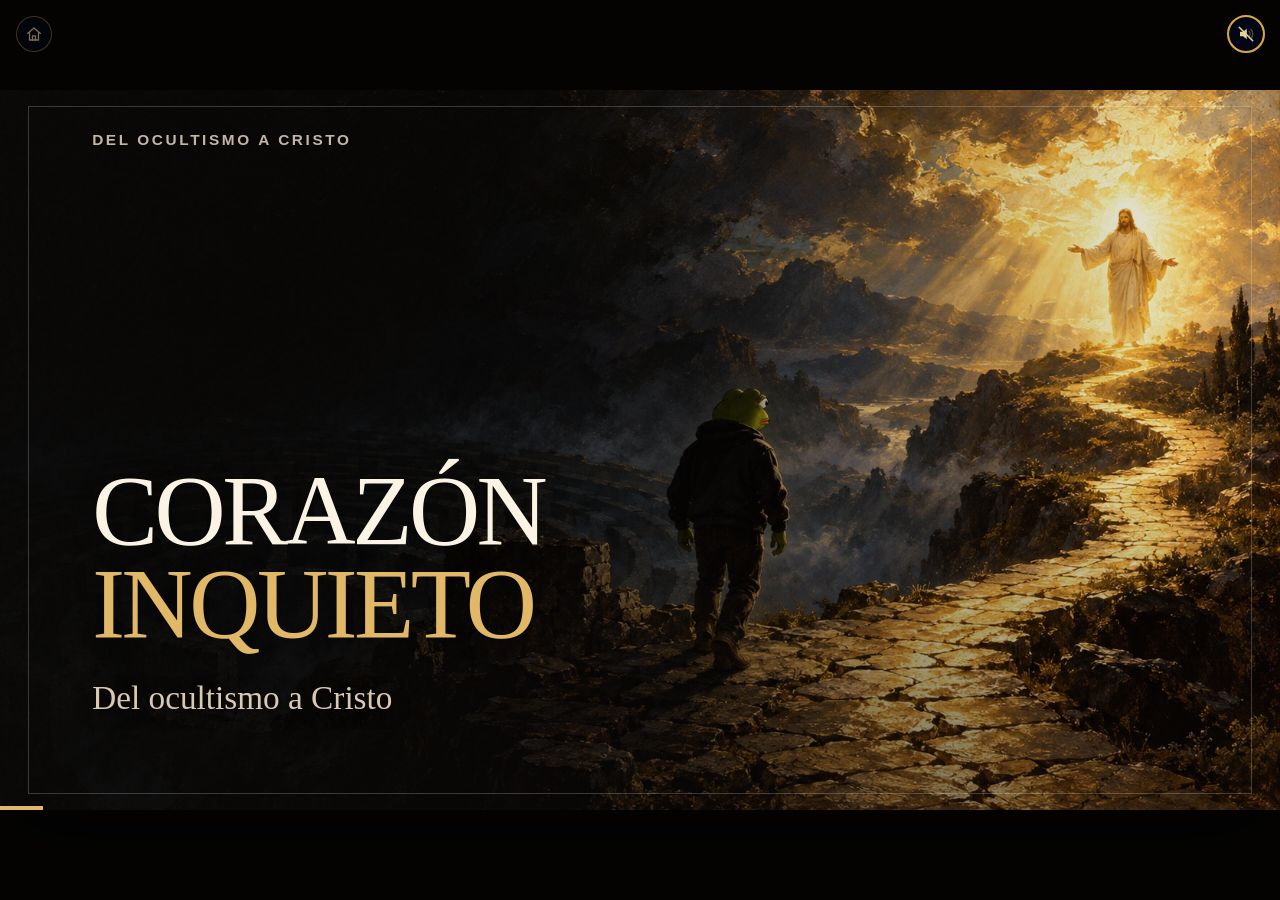
<file: 00/index.html>
<!doctype html>
<html lang="es">
<head>
  <meta charset="utf-8">
  <meta name="viewport" content="width=device-width, initial-scale=1">
  <meta name="theme-color" content="#110e0c">
  <title>Corazón inquieto · presentación remasterizada</title><link rel="icon" href="../favicon.ico" sizes="any"><link rel="icon" type="image/png" sizes="192x192" href="../favicon-192.png"><link rel="apple-touch-icon" href="../apple-touch-icon.png">
  <style>
    :root { --night:#110e0c; --gold:#e1b768; --cream:#fbf3e4; --soft:#d9c9b3; --serif:"Iowan Old Style",Baskerville,"Palatino Linotype",Palatino,Georgia,serif; --sans:"Avenir Next","Helvetica Neue",Arial,sans-serif; }
    * { box-sizing:border-box; } [hidden] { display:none !important; } html,body { width:100%; height:100%; margin:0; background:#050403; }
    body { overflow:hidden; color:var(--cream); font-family:var(--sans); } button { font:inherit; }
    .stage { position:relative; width:100vw; height:100dvh; overflow:hidden; }
    .frame { position:absolute; top:50%; left:50%; width:min(100vw,177.7778dvh); height:min(56.25vw,100dvh); transform:translate(-50%,-50%); overflow:hidden; background:var(--night); isolation:isolate; box-shadow:0 20px 80px #0009; container-type:inline-size; }
    .painting { position:absolute; inset:0; width:100%; height:100%; object-fit:cover; object-position:center; opacity:1; transition:opacity .4s ease; }
    .painting.loading { opacity:0; }
    .veil { position:absolute; inset:0; background:linear-gradient(90deg,rgba(9,8,7,.93),rgba(9,8,7,.77) 33%,rgba(9,8,7,.22) 70%,rgba(9,8,7,.06)),linear-gradient(0deg,rgba(9,8,7,.42),transparent 48%); }
    .centered .veil { background:radial-gradient(ellipse at center,rgba(9,8,7,.82),rgba(9,8,7,.46) 48%,rgba(9,8,7,.2)); }
    .right-copy .veil { background:linear-gradient(270deg,rgba(9,8,7,.93),rgba(9,8,7,.76) 33%,rgba(9,8,7,.12) 75%); }
    .frame::after { content:""; position:absolute; inset:2.2%; border:1px solid #fff3; pointer-events:none; }
    .grain { position:absolute; inset:0; pointer-events:none; opacity:.1; mix-blend-mode:soft-light; background-image:url("data:image/svg+xml,%3Csvg viewBox='0 0 160 160' xmlns='http://www.w3.org/2000/svg'%3E%3Cfilter id='n'%3E%3CfeTurbulence type='fractalNoise' baseFrequency='.85' numOctaves='3' stitchTiles='stitch'/%3E%3C/filter%3E%3Crect width='100%25' height='100%25' filter='url(%23n)'/%3E%3C/svg%3E"); }
    .meta { position:absolute; z-index:2; top:5.7%; left:7.2%; right:7.2%; display:flex; justify-content:space-between; gap:2rem; color:#f3e5d0c9; font-size:clamp(14px,1.2cqw,25px); font-weight:800; letter-spacing:.17em; text-transform:uppercase; }
    .meta .count { color:var(--gold); white-space:nowrap; }
    .copy { position:absolute; z-index:2; left:7.2%; bottom:13%; width:58%; max-height:74%; display:flex; flex-direction:column; justify-content:flex-end; }
    .centered .copy { left:11%; width:78%; bottom:24%; align-items:center; text-align:center; }
    .right-copy .copy { left:auto; right:7.2%; width:54%; }
    h1 { margin:0; max-width:14em; font-family:var(--serif); font-size:clamp(50px,6.3cqw,126px); font-weight:400; line-height:.94; letter-spacing:-.035em; text-wrap:balance; text-shadow:0 3px 25px #0007; }
    .hero h1 { font-size:clamp(65px,7.7cqw,154px); } h1 em { color:var(--gold); font-style:normal; }
    .subtitle { margin:2.2cqw 0 0; max-width:21em; color:var(--soft); font-family:var(--serif); font-size:clamp(28px,2.6cqw,53px); line-height:1.13; text-wrap:balance; text-shadow:0 2px 18px #000; }
    .quote { margin:2.4cqw 0 0; max-width:23em; color:var(--cream); font-family:var(--serif); font-size:clamp(30px,3cqw,61px); font-style:italic; line-height:1.12; text-wrap:balance; text-shadow:0 2px 20px #000; }
    .attribution { margin:1.2cqw 0 0; color:var(--gold); font-size:clamp(17px,1.4cqw,29px); font-weight:700; letter-spacing:.07em; }
    .list { display:grid; grid-template-columns:repeat(2,minmax(0,1fr)); gap:.8cqw 2.3cqw; margin:2.2cqw 0 0; padding:0; list-style:none; max-width:22em; }
    .list li { border-left:3px solid var(--gold); padding:.15em 0 .15em .6em; color:var(--cream); font-family:var(--serif); font-size:clamp(25px,2.4cqw,49px); line-height:1.08; }
    .list.compact li { font-size:clamp(22px,2.03cqw,42px); }
    .small-title h1 { font-size:clamp(48px,5.2cqw,104px); } .small-copy .subtitle { font-size:clamp(25px,2.18cqw,44px); } .quote-heavy .copy { width:72%; } .quote-heavy h1 { font-size:clamp(46px,4.7cqw,96px); } .quote-heavy .quote { font-size:clamp(27px,2.55cqw,52px); }
    .lineage { display:flex; gap:1.2cqw; flex-wrap:wrap; max-width:28em; margin-top:2.4cqw; }
    .lineage span { padding:.45em .65em; border:1px solid #e1b76899; background:#130e0bbd; font-size:clamp(20px,1.7cqw,35px); font-weight:700; }
    .notes-panel { display:none; position:absolute; z-index:10; right:4%; bottom:8%; width:42%; max-height:45%; overflow:auto; padding:1.4cqw; border-top:3px solid var(--gold); background:#110e0cf5; box-shadow:0 12px 35px #0008; }
    .notes-panel.open { display:block; } .notes-panel h2 { margin:0 0 .7rem; color:var(--gold); font-size:clamp(17px,1.2cqw,25px); letter-spacing:.1em; text-transform:uppercase; }
    .notes-panel p { margin:0; font-family:var(--serif); font-size:clamp(23px,1.8cqw,37px); line-height:1.3; }
    .progress { position:absolute; z-index:11; left:0; right:0; bottom:0; height:4px; pointer-events:none; }
    .progress span { display:block; width:3.333%; height:100%; background:var(--gold); transition:width .25s ease; }
    .sr-only { position:absolute; width:1px; height:1px; padding:0; margin:-1px; overflow:hidden; clip:rect(0,0,0,0); white-space:nowrap; border:0; }
    @media(max-width:700px) { .meta { font-size:1.4cqw; } .copy { bottom:11%; } h1 { font-size:6.2cqw; } .hero h1 { font-size:7.5cqw; } .subtitle { font-size:2.6cqw; } .quote { font-size:3cqw; } .list li { font-size:2.3cqw; } }
    @media(prefers-reduced-motion:reduce) { .painting,.progress span { transition:none; } }
  </style>
  <link rel="stylesheet" href="mobile.css">
</head>
<body>
  <main class="stage" aria-label="Corazón inquieto, presentación de 30 láminas">
    <div class="frame hero" id="frame">
      <img class="painting loading" id="painting" alt=""><div class="veil"></div><div class="grain"></div>
      <div class="meta"><span id="chapter"></span><span class="count" id="count"></span></div>
      <div class="copy"><h1 id="title"></h1><p class="subtitle" id="subtitle"></p><blockquote class="quote" id="quote"></blockquote><p class="attribution" id="attribution"></p><ul class="list" id="list"></ul><div class="lineage" id="lineage"></div></div>
      <div class="notes-panel" id="notes"><h2>Notas para presentar</h2><p id="notes-text"></p></div>
      <div class="progress" aria-hidden="true"><span id="progress-fill"></span></div>
    </div>
    <button class="sr-only" id="previous" type="button">Lámina anterior</button><button class="sr-only" id="next" type="button">Lámina siguiente</button>
  </main>
  <script src="remaster.js"></script>
  <script>
    const slides=window.CORAZON_REMASTER, $=id=>document.getElementById(id);
    let current=0;
    const warmed=new Set(), imageUrl=n=>`assets/remaster-${String(n+1).padStart(2,'0')}.jpg${n===13?'?v=2':''}`;
    function warm(n) { if(n<0||n>=slides.length||warmed.has(n)) return; const img=new Image(); img.src=imageUrl(n); warmed.add(n); }
    function show(index,replace=false) {
      current=Math.max(0,Math.min(slides.length-1,index));
      $('frame').scrollTop=0;
      const slide=slides[current],painting=$('painting');
      $('frame').className=`frame ${slide.style||''}`;
      painting.classList.add('loading'); painting.onload=()=>painting.classList.remove('loading'); painting.src=imageUrl(current);
      painting.alt=`Pintura de la lámina ${current+1}: ${slide.title.replace(/<[^>]*>/g,'')}`;
      $('chapter').textContent=slide.chapter; $('count').textContent=`${String(current+1).padStart(2,'0')} / ${slides.length}`;
      $('title').innerHTML=slide.title;
      for(const key of ['subtitle','quote','attribution']) { $(key).textContent=slide[key]||''; $(key).hidden=!slide[key]; }
      $('list').replaceChildren(...(slide.list||[]).map(item=>{const li=document.createElement('li'); li.textContent=item; return li;}));
      $('list').hidden=!slide.list; $('list').classList.toggle('compact',(slide.list||[]).length>6);
      $('lineage').replaceChildren(...(slide.lineage||[]).map(item=>{const span=document.createElement('span'); span.textContent=item; return span;}));
      $('lineage').hidden=!slide.lineage;
      $('notes-text').textContent=slide.notes;
      $('progress-fill').style.width=`${(current+1)/slides.length*100}%`;
      const hash=`#slide=${current+1}`; if(location.hash!==hash) history[replace?'replaceState':'pushState'](null,'',hash);
      document.title=`${current+1}/${slides.length} · Corazón inquieto`; warm(current+1); warm(current+2);
    }
    function fromHash(){const value=Number((location.hash.match(/slide=(\d+)/)||[])[1]);show(value>0?value-1:0,true);}
    $('previous').addEventListener('click',()=>show(current-1)); $('next').addEventListener('click',()=>show(current+1));
    addEventListener('keydown',event=>{
      if(['ArrowRight','ArrowDown','PageDown',' '].includes(event.key)){event.preventDefault();show(current+1);}
      else if(['ArrowLeft','ArrowUp','PageUp','Backspace'].includes(event.key)){event.preventDefault();show(current-1);}
      else if(event.key==='Home')show(0); else if(event.key==='End')show(slides.length-1);
      else if(event.key.toLowerCase()==='f'){if(!document.fullscreenElement)$('frame').requestFullscreen?.();else document.exitFullscreen?.();}
      else if(event.key.toLowerCase()==='n')$('notes').classList.toggle('open');
      else if(event.key==='Escape')$('notes').classList.remove('open');
    });
    $('frame').addEventListener('click',event=>{if(matchMedia('(max-width:900px) and (orientation:portrait), (max-height:550px) and (max-width:1000px)').matches||event.target.closest('.notes-panel'))return;const rect=$('frame').getBoundingClientRect();show(current+(event.clientX<rect.left+rect.width/2?-1:1));});
    addEventListener('hashchange',fromHash);addEventListener('popstate',fromHash);fromHash();
  </script>
<script src="../music/player.js"></script>
</body>
</html>
</file>
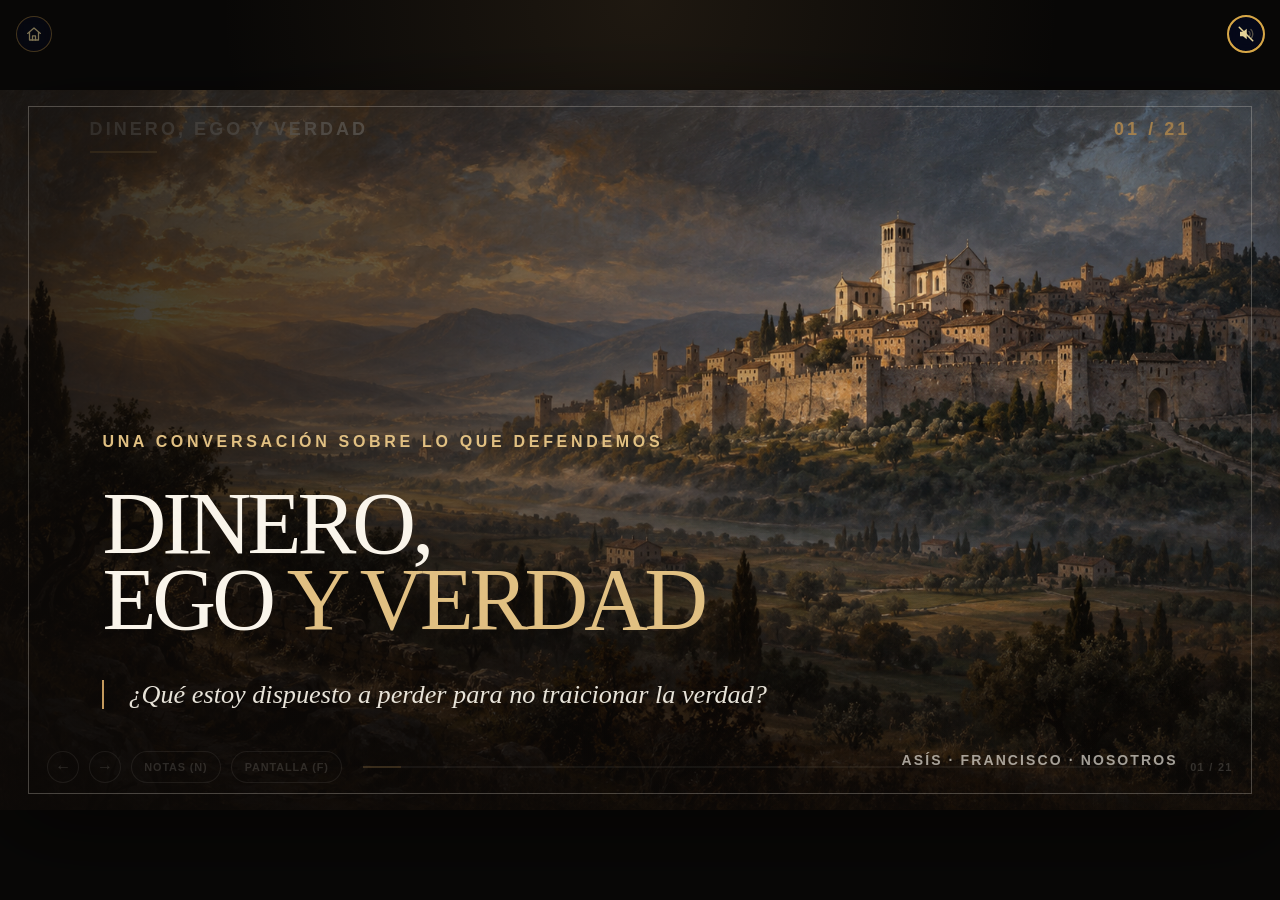
<file: 01/index.html>
<!doctype html>
<html lang="es">
  <head>
    <meta charset="utf-8" />
    <meta name="viewport" content="width=device-width, initial-scale=1" />
    <meta name="theme-color" content="#15110e" />
    <title>Dinero, Ego y Verdad — 21 slides</title><link rel="icon" href="../favicon.ico" sizes="any"><link rel="icon" type="image/png" sizes="192x192" href="../favicon-192.png"><link rel="apple-touch-icon" href="../apple-touch-icon.png">
    <style>
      :root {
        --ink: #241b15;
        --ink-soft: #4e3d31;
        --paper: #eee5d3;
        --paper-light: #f7f0e3;
        --paper-deep: #ddcfb8;
        --rust: #8a3d2e;
        --rust-dark: #5c281f;
        --gold: #c49a5d;
        --gold-light: #e2c183;
        --olive: #4e5b4d;
        --night: #12100e;
        --night-soft: #211b17;
        --white: #fbf6ec;
        --muted: #bcae9b;
        --display: "Iowan Old Style", "Baskerville", "Palatino Linotype", Palatino, Georgia, serif;
        --sans: "Avenir Next", "Helvetica Neue", Arial, sans-serif;
      }

      * { box-sizing: border-box; }

      html,
      body {
        margin: 0;
        min-height: 100%;
        background: #090807;
      }

      body {
        color: var(--ink);
        font-family: var(--sans);
        overflow: hidden;
      }

      button { font: inherit; }

      .presentation {
        width: 100vw;
        height: 100dvh;
        position: relative;
        overflow: hidden;
        background:
          radial-gradient(circle at 50% 0%, rgba(150, 116, 73, .16), transparent 38%),
          #090807;
      }

      .frame {
        position: absolute;
        top: 50%;
        left: 50%;
        width: min(100vw, 177.7778dvh);
        height: min(56.25vw, 100dvh);
        transform: translate(-50%, -50%);
        overflow: hidden;
        background: var(--paper);
        box-shadow: 0 24px 90px rgba(0, 0, 0, .52);
        isolation: isolate;
      }

      .frame::before {
        content: "";
        position: absolute;
        inset: 0;
        z-index: 30;
        pointer-events: none;
        opacity: .11;
        mix-blend-mode: multiply;
        background-image: url("data:image/svg+xml,%3Csvg viewBox='0 0 160 160' xmlns='http://www.w3.org/2000/svg'%3E%3Cfilter id='n'%3E%3CfeTurbulence type='fractalNoise' baseFrequency='.85' numOctaves='3' stitchTiles='stitch'/%3E%3C/filter%3E%3Crect width='100%25' height='100%25' filter='url(%23n)' opacity='.32'/%3E%3C/svg%3E");
      }

      .slide {
        position: absolute;
        inset: 0;
        z-index: 1;
        display: block;
        overflow: hidden;
        opacity: 0;
        pointer-events: none;
        transform: translateX(1.5%);
        transition: opacity .42s ease, transform .55s cubic-bezier(.2, .8, .2, 1);
        background: var(--paper);
      }

      .slide.is-active {
        z-index: 2;
        opacity: 1;
        pointer-events: auto;
        transform: translateX(0);
      }

      .slide--paper {
        background:
          radial-gradient(circle at 85% 0%, rgba(196, 154, 93, .18), transparent 30%),
          linear-gradient(135deg, var(--paper-light), var(--paper));
      }

      .slide--ink {
        color: var(--white);
        background:
          radial-gradient(circle at 90% 10%, rgba(138, 61, 46, .42), transparent 30%),
          radial-gradient(circle at 10% 85%, rgba(196, 154, 93, .12), transparent 32%),
          var(--night);
      }

      .slide--hero,
      .slide--image {
        color: var(--white);
        background: var(--night);
      }

      .slide-photo {
        position: absolute;
        inset: 0;
        width: 100%;
        height: 100%;
        object-fit: cover;
        z-index: 0;
      }

      .slide--hero::after,
      .slide--image::after {
        content: "";
        position: absolute;
        inset: 0;
        z-index: 1;
        pointer-events: none;
        background:
          linear-gradient(90deg, rgba(12, 9, 7, .86) 0%, rgba(12, 9, 7, .60) 34%, rgba(12, 9, 7, .08) 72%, rgba(12, 9, 7, .25) 100%),
          linear-gradient(0deg, rgba(12, 9, 7, .76), transparent 42%);
      }

      .slide--image.image-right::after {
        background:
          linear-gradient(270deg, rgba(12, 9, 7, .88) 0%, rgba(12, 9, 7, .59) 33%, rgba(12, 9, 7, .08) 72%, rgba(12, 9, 7, .25) 100%),
          linear-gradient(0deg, rgba(12, 9, 7, .76), transparent 42%);
      }

      .slide--hero::before,
      .slide--image::before {
        content: "";
        position: absolute;
        inset: 2.2%;
        z-index: 2;
        border: 1px solid rgba(247, 240, 227, .25);
        pointer-events: none;
      }

      .content {
        position: relative;
        z-index: 3;
        width: 86%;
        height: 100%;
        margin: 0 auto;
        padding: 8.5% 0 10%;
      }

      .content--wide { width: 90%; }

      .slide-meta {
        position: absolute;
        top: 4.2%;
        left: 7%;
        right: 7%;
        display: flex;
        align-items: center;
        justify-content: space-between;
        color: var(--ink-soft);
        font-family: var(--sans);
        font-size: clamp(8px, .78vw, 15px);
        font-weight: 700;
        letter-spacing: .17em;
        line-height: 1;
        text-transform: uppercase;
      }

      .slide--ink .slide-meta,
      .slide--hero .slide-meta,
      .slide--image .slide-meta {
        color: rgba(251, 246, 236, .68);
      }

      .slide-meta::after {
        content: "";
        position: absolute;
        top: calc(100% + .8rem);
        left: 0;
        width: 4.2rem;
        height: 2px;
        background: var(--gold);
      }

      .slide-number { color: var(--gold); }

      h1,
      h2,
      h3,
      p { margin: 0; }

      h1,
      h2,
      h3,
      .display { font-family: var(--display); font-weight: 400; }

      .hero-copy {
        position: absolute;
        z-index: 3;
        left: 8%;
        bottom: 14%;
        width: 59%;
      }

      .hero-overline {
        margin-bottom: 2.2rem;
        color: var(--gold-light);
        font-size: clamp(9px, .82vw, 16px);
        font-weight: 700;
        letter-spacing: .23em;
        text-transform: uppercase;
      }

      .hero-title {
        max-width: 9.5em;
        color: var(--white);
        font-size: clamp(42px, 6.9vw, 132px);
        letter-spacing: -.045em;
        line-height: .86;
        text-wrap: balance;
      }

      .hero-title span { color: var(--gold-light); }

      .hero-question {
        max-width: 29em;
        margin-top: 2.6rem;
        padding-left: 1.5rem;
        border-left: 2px solid var(--gold);
        color: rgba(251, 246, 236, .92);
        font-family: var(--display);
        font-size: clamp(19px, 2.05vw, 40px);
        font-style: italic;
        line-height: 1.13;
      }

      .hero-foot {
        position: absolute;
        z-index: 3;
        right: 8%;
        bottom: 5.8%;
        color: rgba(251, 246, 236, .63);
        font-size: clamp(8px, .7vw, 14px);
        font-weight: 700;
        letter-spacing: .15em;
        text-transform: uppercase;
      }

      .title {
        max-width: 13em;
        margin-bottom: 1.4rem;
        color: var(--ink);
        font-size: clamp(36px, 4.65vw, 90px);
        letter-spacing: -.04em;
        line-height: .94;
        text-wrap: balance;
      }

      .slide--ink .title,
      .slide--image .title { color: var(--white); }

      .title em {
        color: var(--rust);
        font-style: normal;
      }

      .slide--ink .title em,
      .slide--image .title em { color: var(--gold-light); }

      .lede {
        max-width: 31em;
        color: var(--ink-soft);
        font-family: var(--display);
        font-size: clamp(19px, 1.72vw, 34px);
        line-height: 1.2;
      }

      .slide--ink .lede,
      .slide--image .lede { color: rgba(251, 246, 236, .8); }

      .small-copy {
        max-width: 39em;
        color: var(--ink-soft);
        font-size: clamp(13px, 1.04vw, 21px);
        line-height: 1.48;
      }

      .slide--ink .small-copy,
      .slide--image .small-copy { color: rgba(251, 246, 236, .76); }

      .accent-rule {
        width: 4.6rem;
        height: 3px;
        margin: 1.8rem 0 2.1rem;
        background: var(--rust);
      }

      .slide--ink .accent-rule,
      .slide--image .accent-rule { background: var(--gold); }

      .grid-two {
        display: grid;
        grid-template-columns: 1.05fr .95fr;
        align-items: center;
        gap: 9%;
        height: 100%;
      }

      .grid-two--wide { grid-template-columns: .86fr 1.14fr; }

      .ghost-year {
        position: absolute;
        top: 12%;
        right: 3%;
        color: rgba(138, 61, 46, .1);
        font-family: var(--display);
        font-size: clamp(150px, 25vw, 480px);
        letter-spacing: -.1em;
        line-height: .7;
        user-select: none;
      }

      .word-stack {
        display: grid;
        gap: .18em;
        margin-top: 1.7rem;
        color: var(--rust);
        font-family: var(--display);
        font-size: clamp(23px, 2.35vw, 46px);
        line-height: 1.02;
      }

      .word-stack span:nth-child(2) { margin-left: 1.25em; color: var(--ink); }
      .word-stack span:nth-child(3) { margin-left: 2.5em; color: var(--olive); }

      .question-card {
        align-self: center;
        padding: 8% 9%;
        border: 1px solid rgba(138, 61, 46, .28);
        border-left: 5px solid var(--rust);
        background: rgba(255, 249, 238, .5);
        box-shadow: 14px 16px 0 rgba(138, 61, 46, .08);
      }

      .question-card .label,
      .label {
        margin-bottom: .9rem;
        color: var(--rust);
        font-size: clamp(9px, .72vw, 14px);
        font-weight: 800;
        letter-spacing: .16em;
        text-transform: uppercase;
      }

      .question-card p {
        color: var(--ink);
        font-family: var(--display);
        font-size: clamp(25px, 2.45vw, 48px);
        line-height: 1.06;
      }

      .pills {
        display: flex;
        flex-wrap: wrap;
        gap: .6rem;
        margin-top: 2rem;
      }

      .pill {
        padding: .57em .9em .5em;
        border: 1px solid rgba(78, 91, 77, .36);
        border-radius: 99px;
        color: var(--olive);
        font-size: clamp(10px, .83vw, 16px);
        font-weight: 700;
        letter-spacing: .04em;
      }

      .image-copy {
        position: absolute;
        z-index: 3;
        left: 8%;
        bottom: 13.5%;
        width: 42%;
      }

      .image-right .image-copy {
        right: 8%;
        left: auto;
      }

      .image-caption {
        margin-top: 1.6rem;
        color: rgba(251, 246, 236, .61);
        font-size: clamp(9px, .72vw, 14px);
        font-weight: 700;
        letter-spacing: .13em;
        text-transform: uppercase;
      }

      .number-mark {
        position: absolute;
        right: 7%;
        bottom: 10%;
        color: rgba(251, 246, 236, .23);
        font-family: var(--display);
        font-size: clamp(74px, 11vw, 210px);
        line-height: .7;
      }

      .list-lines {
        display: grid;
        gap: .8rem;
        margin: 2.1rem 0 0;
        padding: 0;
        list-style: none;
      }

      .list-lines li {
        display: flex;
        gap: .75rem;
        align-items: baseline;
        color: var(--ink);
        font-family: var(--display);
        font-size: clamp(18px, 1.48vw, 29px);
        line-height: 1.1;
      }

      .list-lines li::before {
        content: "";
        flex: 0 0 1.8rem;
        height: 1px;
        background: var(--rust);
      }

      .slide--ink .list-lines li { color: var(--white); }
      .slide--ink .list-lines li::before { background: var(--gold); }
      .slide--image .list-lines li { color: var(--white); }
      .slide--image .list-lines li::before { background: var(--gold); }

      .slide--image .label { color: var(--gold-light); }

      .slide--image .pill {
        border-color: rgba(226, 193, 131, .46);
        color: var(--gold-light);
        background: rgba(18, 16, 14, .28);
      }

      .quote-layout {
        display: grid;
        grid-template-columns: .8fr 1.2fr;
        gap: 10%;
        align-items: center;
        height: 100%;
      }

      .quote-layout .quote {
        max-width: 9em;
        color: var(--rust);
        font-family: var(--display);
        font-size: clamp(31px, 4.25vw, 83px);
        letter-spacing: -.045em;
        line-height: .96;
      }

      .slide--ink .quote-layout .quote { color: var(--gold-light); }

      .quote-mark {
        display: block;
        margin-bottom: .12em;
        color: var(--gold);
        font-size: 1.6em;
        line-height: .3;
      }

      .quote-source {
        margin-top: 1.5rem;
        color: var(--ink-soft);
        font-size: clamp(10px, .76vw, 15px);
        font-weight: 700;
        letter-spacing: .12em;
        text-transform: uppercase;
      }

      .slide--ink .quote-source { color: var(--muted); }

      .quote-explain {
        max-width: 27em;
        padding-left: 2rem;
        border-left: 1px solid rgba(138, 61, 46, .4);
      }

      .slide--ink .quote-explain { border-color: rgba(196, 154, 93, .5); }

      .quote-explain p {
        color: var(--ink);
        font-family: var(--display);
        font-size: clamp(23px, 2.15vw, 42px);
        line-height: 1.12;
      }

      .slide--ink .quote-explain p { color: var(--white); }

      .quote-explain .small-copy { margin-top: 1.5rem; }

      .compare {
        display: grid;
        grid-template-columns: 1fr auto 1fr;
        align-items: stretch;
        gap: 4%;
        margin-top: 3.2rem;
      }

      .compare-card {
        min-height: 15rem;
        padding: 8% 9%;
        border-top: 4px solid var(--rust);
        background: rgba(255, 249, 238, .58);
      }

      .compare-card:last-child {
        border-color: var(--olive);
        background: rgba(78, 91, 77, .09);
      }

      .compare-card h3 {
        margin-bottom: 1.5rem;
        color: var(--ink);
        font-size: clamp(25px, 2.35vw, 46px);
        line-height: .98;
      }

      .compare-card:last-child h3 { color: var(--olive); }

      .compare-card p {
        color: var(--ink-soft);
        font-size: clamp(13px, 1.05vw, 20px);
        line-height: 1.5;
      }

      .compare-arrow {
        align-self: center;
        color: var(--rust);
        font-family: var(--display);
        font-size: clamp(28px, 3.2vw, 62px);
      }

      .flow {
        display: grid;
        grid-template-columns: 1fr auto 1fr auto 1fr;
        align-items: center;
        gap: 1.4rem;
        margin-top: 3.2rem;
      }

      .flow-step {
        min-height: 10.6rem;
        padding: 8% 8%;
        border: 1px solid rgba(78, 91, 77, .28);
        background: rgba(255, 249, 238, .58);
      }

      .flow-step strong {
        display: block;
        margin-bottom: .8rem;
        color: var(--rust);
        font-family: var(--display);
        font-size: clamp(20px, 1.74vw, 34px);
        font-weight: 400;
        line-height: 1;
      }

      .flow-step span {
        color: var(--ink-soft);
        font-size: clamp(11px, .9vw, 17px);
        line-height: 1.35;
      }

      .flow-arrow {
        color: var(--rust);
        font-size: clamp(20px, 1.8vw, 35px);
      }

      .truth-grid {
        display: grid;
        grid-template-columns: repeat(3, 1fr);
        gap: 1.2rem;
        margin-top: 3rem;
      }

      .truth-chip {
        padding: 1.15rem 1.2rem;
        border-bottom: 2px solid var(--rust);
        color: var(--ink);
        font-family: var(--display);
        font-size: clamp(19px, 1.75vw, 35px);
        line-height: 1;
      }

      .truth-chip:nth-child(2n) { border-color: var(--olive); }
      .truth-chip:nth-child(3n) { border-color: var(--gold); }

      .question-center {
        display: grid;
        align-content: center;
        height: 100%;
        padding-bottom: 4%;
      }

      .question-center .title { max-width: 9em; }

      .question-center .big-question {
        max-width: 15em;
        margin-top: 2.2rem;
        color: var(--rust);
        font-family: var(--display);
        font-size: clamp(25px, 2.85vw, 56px);
        line-height: 1.06;
      }

      .question-center .big-question span { color: var(--ink); }

      .freedom {
        display: grid;
        grid-template-columns: .85fr 1.15fr;
        gap: 10%;
        align-items: center;
        height: 100%;
      }

      .freedom-statement {
        padding: 9% 10%;
        border-left: 4px solid var(--olive);
        background: rgba(78, 91, 77, .1);
      }

      .freedom-statement p {
        color: var(--ink);
        font-family: var(--display);
        font-size: clamp(26px, 2.75vw, 54px);
        line-height: 1.02;
      }

      .freedom-statement strong { color: var(--olive); font-weight: 400; }

      .freedom-list {
        display: grid;
        gap: 1.1rem;
        color: var(--ink-soft);
        font-family: var(--display);
        font-size: clamp(22px, 2.05vw, 40px);
        line-height: 1.05;
      }

      .freedom-list div::before {
        content: "→";
        display: inline-block;
        width: 1.5em;
        color: var(--rust);
      }

      .prayer {
        max-width: 22em;
        margin-top: 2.4rem;
        padding: 1.25rem 1.5rem;
        border-left: 2px solid var(--gold);
        color: var(--ink-soft);
        font-family: var(--display);
        font-size: clamp(16px, 1.35vw, 26px);
        font-style: italic;
        line-height: 1.24;
      }

      .final-question {
        max-width: 16em;
        margin: .7rem 0 2rem;
        color: var(--rust);
        font-family: var(--display);
        font-size: clamp(30px, 3.55vw, 69px);
        letter-spacing: -.04em;
        line-height: .98;
      }

      .closing-quote {
        color: var(--ink-soft);
        font-family: var(--display);
        font-size: clamp(19px, 1.65vw, 32px);
        font-style: italic;
      }

      .notes-panel {
        position: absolute;
        z-index: 25;
        right: 2.7%;
        bottom: 9.5%;
        display: none;
        width: min(38%, 35rem);
        max-height: 38%;
        padding: 1.4rem 1.5rem 1.5rem;
        overflow: auto;
        border: 1px solid rgba(247, 240, 227, .25);
        border-top: 3px solid var(--gold);
        color: var(--white);
        background: rgba(18, 16, 14, .94);
        box-shadow: 0 18px 44px rgba(0, 0, 0, .36);
      }

      .notes-panel.is-open { display: block; }

      .notes-heading {
        display: flex;
        justify-content: space-between;
        gap: 1rem;
        margin-bottom: .8rem;
        color: var(--gold-light);
        font-size: .72rem;
        font-weight: 800;
        letter-spacing: .14em;
        text-transform: uppercase;
      }

      .notes-content {
        color: rgba(251, 246, 236, .84);
        font-family: var(--display);
        font-size: clamp(13px, 1.05vw, 19px);
        line-height: 1.35;
      }

      .speaker-notes { display: none; }

      .controls {
        position: absolute;
        z-index: 28;
        right: 3.7%;
        bottom: 3.8%;
        left: 3.7%;
        display: flex;
        align-items: center;
        gap: .6rem;
        color: rgba(251, 246, 236, .58);
        opacity: .24;
        transition: opacity .2s ease;
      }

      .controls:hover,
      .controls:focus-within { opacity: 1; }

      .control-button {
        display: inline-grid;
        width: 2rem;
        height: 2rem;
        place-items: center;
        padding: 0;
        border: 1px solid rgba(251, 246, 236, .3);
        border-radius: 50%;
        color: inherit;
        background: rgba(18, 16, 14, .35);
        cursor: pointer;
        transition: background .2s ease, color .2s ease, border-color .2s ease;
      }

      .control-button:hover {
        border-color: var(--gold-light);
        color: var(--gold-light);
        background: rgba(18, 16, 14, .76);
      }

      .control-button--wide {
        width: auto;
        padding: 0 .8rem;
        border-radius: 99px;
        font-size: .68rem;
        font-weight: 700;
        letter-spacing: .08em;
        text-transform: uppercase;
      }

      .progress {
        flex: 1;
        height: 2px;
        margin-left: .7rem;
        overflow: hidden;
        background: rgba(251, 246, 236, .22);
      }

      .progress-bar {
        display: block;
        width: 4.76%;
        height: 100%;
        background: var(--gold);
        transition: width .35s ease;
      }

      .counter {
        min-width: 4.8rem;
        color: rgba(251, 246, 236, .67);
        font-size: .68rem;
        font-weight: 700;
        letter-spacing: .12em;
        text-align: right;
      }

      .hint {
        position: absolute;
        z-index: 4;
        left: 8%;
        bottom: 9%;
        color: rgba(251, 246, 236, .56);
        font-size: clamp(8px, .66vw, 13px);
        font-weight: 700;
        letter-spacing: .14em;
        text-transform: uppercase;
      }

      .hint--ink { color: rgba(36, 27, 21, .48); }

      /* Tamaños de lectura para una pantalla de sala, medidos sobre 16:9. */
      .slide-meta { font-size: clamp(18px, 1.25vw, 26px); }
      .hero-overline { font-size: clamp(16px, 1.2vw, 25px); }
      .hero-foot { font-size: clamp(14px, 1vw, 21px); }
      .label,
      .question-card .label,
      .image-caption { font-size: clamp(18px, 1.3vw, 27px); }
      .lede { font-size: clamp(24px, 2vw, 41px); }
      .small-copy { font-size: clamp(23px, 1.7vw, 35px); line-height: 1.3; }
      .pill { font-size: clamp(20px, 1.5vw, 30px); }
      .list-lines li { font-size: clamp(23px, 1.85vw, 38px); }
      .quote-source { font-size: clamp(16px, 1.1vw, 23px); }
      .compare-card p { font-size: clamp(21px, 1.6vw, 33px); line-height: 1.25; }
      .flow-step strong { font-size: clamp(24px, 2vw, 40px); }
      .flow-step span { font-size: clamp(19px, 1.4vw, 29px); line-height: 1.22; }
      .truth-chip { font-size: clamp(24px, 2.05vw, 42px); }
      .prayer { font-size: clamp(21px, 1.65vw, 34px); }
      .hint { font-size: clamp(14px, .95vw, 20px); }
      .image-copy { width: 49%; }
      .slide--closing .content { padding-top: 7%; }
      .slide--closing .title { font-size: clamp(34px, 4.1vw, 80px); margin-bottom: .9rem; }
      .slide--closing .final-question { margin: .5rem 0 1.2rem; }
      .slide--closing .prayer { max-width: 28em; margin-top: 1.4rem; padding: 1rem 1.25rem; }

      @media (max-width: 700px) {
        .frame { width: 100vw; height: 56.25vw; }
        .content { width: 84%; }
        .hero-copy { left: 8%; width: 75%; }
        .hero-question { margin-top: 1rem; }
        .grid-two,
        .grid-two--wide,
        .quote-layout,
        .freedom { gap: 4%; }
        .flow { gap: .5rem; margin-top: 1.2rem; }
        .flow-step { min-height: 7rem; }
        .compare { gap: 2%; margin-top: 1.2rem; }
        .compare-card { min-height: 9rem; }
        .notes-panel { width: 62%; }
      }

      @media print {
        body { overflow: visible; background: #fff; }
        .presentation { width: auto; height: auto; overflow: visible; }
        .frame { position: relative; top: auto; left: auto; width: 100vw; height: 56.25vw; transform: none; box-shadow: none; }
        .slide { position: absolute; }
        .slide.is-active { page-break-after: always; }
        .controls, .notes-panel { display: none !important; }
      }
    </style>
    <link rel="stylesheet" href="mobile.css" />
  </head>
  <body>
    <main class="presentation" aria-label="Presentación Dinero, Ego y Verdad">
      <div class="frame" id="frame">
        <!-- 01 -->
        <section class="slide slide--hero is-active" data-title="Portada">
          <img class="slide-photo" src="assets/01-asis-amanecer.png" alt="Vista panorámica de Asís medieval al amanecer" />
          <div class="slide-meta"><span>Dinero, ego y verdad</span><span class="slide-number">01 / 21</span></div>
          <div class="hero-copy">
            <p class="hero-overline">Una conversación sobre lo que defendemos</p>
            <h1 class="hero-title">DINERO,<br />EGO <span>Y VERDAD</span></h1>
            <p class="hero-question">¿Qué estoy dispuesto a perder para no traicionar la verdad?</p>
          </div>
          <p class="hero-foot">Asís · Francisco · nosotros</p>
          <p class="speaker-notes">Abrir con la pregunta y dejarla respirar antes de explicar el recorrido.</p>
        </section>

        <!-- 02 -->
        <section class="slide slide--paper" data-title="Asís, aproximadamente 1200">
          <div class="slide-meta"><span>El mundo que lo formó</span><span class="slide-number">02 / 21</span></div>
          <div class="content grid-two">
            <div>
              <p class="label">Asís, ~1200</p>
              <h2 class="title">Imaginen una pequeña ciudad <em>italiana.</em></h2>
              <div class="accent-rule"></div>
              <p class="lede">El apellido importa.<br />El honor importa.<br />La posición importa.</p>
            </div>
            <div class="question-card">
              <p class="label">El punto de partida</p>
              <p>Francisco nace en una familia que tiene dinero.</p>
              <div class="pills"><span class="pill">Pietro di Bernardone</span><span class="pill">comerciante de telas</span><span class="pill">familia acomodada</span></div>
            </div>
          </div>
          <div class="ghost-year" aria-hidden="true">1200</div>
          <p class="speaker-notes">Su padre, Pietro di Bernardone, es un comerciante de telas acomodado. Francisco no comienza huyendo de la riqueza. Nace dentro de ella.</p>
          <p class="hint hint--ink">→ para avanzar</p>
        </section>

        <!-- 03 -->
        <section class="slide slide--image image-right" data-title="Antes del santo">
          <img class="slide-photo" src="assets/02-francisco-joven.png" alt="Francisco joven entre telas y actividad comercial en Asís medieval" />
          <div class="slide-meta"><span>Antes del santo</span><span class="slide-number">03 / 21</span></div>
          <div class="image-copy">
            <p class="label">Antes del santo</p>
            <h2 class="title">Francisco quería <em>ser alguien.</em></h2>
            <ul class="list-lines">
              <li>Dinero</li><li>Ropa</li><li>Fiestas</li><li>Prestigio</li><li>Caballería</li><li>Gloria</li>
            </ul>
            <p class="image-caption">No quería ser San Francisco.</p>
          </div>
          <p class="speaker-notes">Las primeras fuentes lo muestran atraído por la vida social y las aspiraciones caballerescas. Hay algo profundamente humano aquí: Francisco ya tiene una idea de quién quiere llegar a ser.</p>
        </section>

        <!-- 04 -->
        <section class="slide slide--image" data-title="Entonces todo se rompe">
          <img class="slide-photo" src="assets/03-francisco-prision.png" alt="Francisco joven prisionero en una cárcel de piedra" />
          <div class="slide-meta"><span>La ruptura</span><span class="slide-number">04 / 21</span></div>
          <div class="image-copy">
            <p class="label">1202</p>
            <h2 class="title">Entonces todo <em>se rompe.</em></h2>
            <ul class="list-lines"><li>Asís entra en guerra contra Perugia.</li><li>Francisco combate.</li><li>Es derrotado.</li><li>Es capturado.</li><li>Enferma.</li></ul>
          </div>
          <p class="number-mark" aria-hidden="true">1202</p>
          <p class="speaker-notes">Francisco pasa aproximadamente un año prisionero. Más adelante intenta nuevamente una aventura militar y la abandona. No hay una conversión instantánea: comienza un proceso de ruptura interior.</p>
        </section>

        <!-- 05 -->
        <section class="slide slide--paper" data-title="Algo empieza a cambiar">
          <div class="slide-meta"><span>La identidad pierde fuerza</span><span class="slide-number">05 / 21</span></div>
          <div class="content grid-two grid-two--wide">
            <div>
              <p class="label">Algo empieza a cambiar</p>
              <h2 class="title">Se acerca a aquello que antes <em>rechazaba.</em></h2>
              <div class="accent-rule"></div>
              <p class="small-copy">Su antigua identidad empieza a perder fuerza.</p>
            </div>
            <div>
              <div class="word-stack"><span>los pobres</span><span>los leprosos</span><span>el silencio</span><span>la oración</span><span>Cristo crucificado</span></div>
            </div>
          </div>
          <p class="speaker-notes">Ésta no es simplemente una historia de «descubrió que el dinero era malo». Francisco comienza a descubrir que no necesita construir quién es mediante prestigio, dinero o reconocimiento.</p>
        </section>

        <!-- 06 -->
        <section class="slide slide--ink" data-title="La conversión cuesta">
          <div class="slide-meta"><span>Cuando la idea se vuelve acto</span><span class="slide-number">06 / 21</span></div>
          <div class="content grid-two">
            <div>
              <p class="label">Pero la conversión cuesta</p>
              <h2 class="title">La conversión deja de ser una <em>idea.</em></h2>
              <div class="accent-rule"></div>
              <p class="lede">Ahora tiene un precio.</p>
            </div>
            <div>
              <ul class="list-lines"><li>Francisco utiliza bienes de su padre.</li><li>Su padre exige recuperarlos.</li><li>El conflicto termina públicamente ante el obispo de Asís.</li></ul>
            </div>
          </div>
          <p class="speaker-notes">Subrayar el cambio de nivel: ya no estamos hablando de una intuición privada. Algo interior empieza a tener consecuencias visibles y sociales.</p>
        </section>

        <!-- 07 -->
        <section class="slide slide--image image-right" data-title="Francisco queda sin nada">
          <img class="slide-photo" src="assets/04-renuncia.png" alt="Francisco renuncia a sus bienes ante el obispo y su padre" />
          <div class="slide-meta"><span>La renuncia pública</span><span class="slide-number">07 / 21</span></div>
          <div class="image-copy">
            <p class="label">Francisco queda sin nada</p>
            <h2 class="title">Devuelve el dinero.<br />Devuelve también los <em>vestidos.</em></h2>
            <p class="lede">Su padre está delante.<br />El obispo está delante.<br />La ciudad observa.</p>
          </div>
          <p class="speaker-notes">El obispo lo cubre con su manto. Francisco renuncia también a la herencia paterna. Su gesto hace visible algo interior: ya no quiere que aquello que posee determine quién es.</p>
        </section>

        <!-- 08 -->
        <section class="slide slide--paper" data-title="Qué perdió">
          <div class="slide-meta"><span>El costo visible</span><span class="slide-number">08 / 21</span></div>
          <div class="content question-center">
            <p class="label">¿Qué perdió?</p>
            <h2 class="title">Cuando todo eso desaparece,<br /><em>¿qué queda?</em></h2>
            <ul class="truth-grid"><li class="truth-chip">Dinero</li><li class="truth-chip">Herencia</li><li class="truth-chip">Seguridad</li><li class="truth-chip">Aprobación</li><li class="truth-chip">Posición social</li><li class="truth-chip">El futuro imaginado</li></ul>
          </div>
          <p class="speaker-notes">Dejar esta pregunta abierta. No apresurarse a contestarla por el grupo.</p>
        </section>

        <!-- 09 -->
        <section class="slide slide--image image-right" data-title="Otro hombre con mucho que perder">
          <img class="slide-photo" src="assets/05-joven-rico.png" alt="Jesús y el joven rico en un camino de Judea" />
          <div class="slide-meta"><span>Un espejo en Marcos</span><span class="slide-number">09 / 21</span></div>
          <div class="image-copy">
            <p class="label">Siglos antes…</p>
            <h2 class="title">Otro hombre con mucho que <em>perder.</em></h2>
            <p class="lede">Tiene dinero.<br />Es moralmente serio.<br />Busca la vida eterna.</p>
            <p class="image-caption">Marcos 10, 17–27 · Antes de leer: ¿en qué momento cambia el encuentro?</p>
          </div>
          <p class="speaker-notes">Leer el pasaje o invitar a alguien del grupo a leerlo. Mantener la pregunta abierta antes de explicar.</p>
        </section>

        <!-- 10 -->
        <section class="slide slide--ink" data-title="Jesús lo miró y lo amó">
          <div class="slide-meta"><span>El detalle fundamental</span><span class="slide-number">10 / 21</span></div>
          <div class="content quote-layout">
            <div>
              <p class="quote"><span class="quote-mark">“</span>Jesús lo miró<br />y lo amó.</p>
            </div>
            <div class="quote-explain">
              <p>Primero lo amó.<br /><em>Después lo confrontó.</em></p>
              <div class="accent-rule"></div>
              <p class="small-copy">La verdad difícil no nace del desprecio. Precisamente porque lo ama, Jesús toca aquello que el hombre no quiere entregar.</p>
            </div>
          </div>
          <p class="speaker-notes">Éste es el detalle fundamental. Jesús no le dice una verdad difícil porque lo desprecia. Precisamente porque lo ama, toca aquello que el hombre no quiere entregar.</p>
        </section>

        <!-- 11 -->
        <section class="slide slide--paper" data-title="Una cosa te falta">
          <div class="slide-meta"><span>El lugar donde no somos libres</span><span class="slide-number">11 / 21</span></div>
          <div class="content quote-layout">
            <div>
              <p class="label">Una cosa te falta</p>
              <p class="quote">“Vende lo que tienes…<br /><em>ven y sígueme.</em>”</p>
            </div>
            <div class="quote-explain">
              <p>El hombre se marcha triste.</p>
              <div class="accent-rule"></div>
              <p class="small-copy">Porque tenía mucho que perder.</p>
              <div class="pills"><span class="pill">seguridad</span><span class="pill">control</span><span class="pill">posición</span><span class="pill">independencia</span><span class="pill">identidad</span></div>
            </div>
          </div>
          <p class="speaker-notes">El dinero puede significar mucho más que objetos: seguridad, control, posición, independencia, futuro, identidad. Jesús toca precisamente el lugar donde el hombre no es libre.</p>
        </section>

        <!-- 12 -->
        <section class="slide slide--paper" data-title="Dos hombres">
          <div class="slide-meta"><span>Dos respuestas al mismo llamado</span><span class="slide-number">12 / 21</span></div>
          <div class="content">
            <p class="label">Dos hombres</p>
            <h2 class="title">La verdad se vuelve difícil<br /><em>cuando tiene precio.</em></h2>
            <div class="compare">
              <article class="compare-card"><h3>El hombre rico</h3><p>Dios llama → el llamado cuesta → <strong>se marcha triste.</strong></p></article>
              <div class="compare-arrow" aria-hidden="true">↔</div>
              <article class="compare-card"><h3>Francisco</h3><p>Dios llama → el llamado cuesta → <strong>se desprende.</strong></p></article>
            </div>
          </div>
          <p class="speaker-notes">No presentar a Francisco como alguien sin conflicto. La diferencia está en la respuesta cuando el llamado toca aquello que cada uno considera irrenunciable.</p>
        </section>

        <!-- 13 -->
        <section class="slide slide--image" data-title="Dinero">
          <img class="slide-photo" src="assets/06-oficina-ego.png" alt="Hombre solo en una oficina elegante de noche, visto junto a su reflejo" />
          <div class="slide-meta"><span>La identidad que compra el dinero</span><span class="slide-number">13 / 21</span></div>
          <div class="image-copy">
            <p class="label">Dinero</p>
            <h2 class="title">El dinero no solamente <em>compra cosas.</em></h2>
            <p class="lede">También puede construir una identidad.</p>
            <ul class="list-lines"><li>«Me está yendo bien.»</li><li>«Soy exitoso.»</li><li>«No necesito a nadie.»</li><li>«Tengo mi vida bajo control.»</li></ul>
          </div>
          <p class="speaker-notes">Conectar la imagen con la experiencia contemporánea: el problema no es solamente cuánto dinero tenemos, sino lo que ese dinero empieza a decirnos sobre quiénes somos.</p>
        </section>

        <!-- 14 -->
        <section class="slide slide--ink" data-title="Ego">
          <div class="slide-meta"><span>La historia que defendemos</span><span class="slide-number">14 / 21</span></div>
          <div class="content grid-two">
            <div>
              <p class="label">Ego</p>
              <h2 class="title">El ego necesita proteger una <em>historia.</em></h2>
              <div class="accent-rule"></div>
              <p class="lede">Una historia sobre mí.</p>
            </div>
            <div>
              <ul class="list-lines"><li>Soy competente.</li><li>Tengo razón.</li><li>Soy exitoso.</li><li>Sé lo que estoy haciendo.</li></ul>
              <p class="final-question" style="margin-top: 2.5rem; color: var(--gold-light);">Entonces aparece algo peligroso:<br /><em>la verdad.</em></p>
            </div>
          </div>
          <p class="speaker-notes">La palabra ego aquí no significa simplemente arrogancia. Es el personaje que necesita que cierta versión de nosotros permanezca intacta para sentirse seguro.</p>
        </section>

        <!-- 15 -->
        <section class="slide slide--paper" data-title="Así empieza muchas veces la mentira">
          <div class="slide-meta"><span>El mecanismo cotidiano</span><span class="slide-number">15 / 21</span></div>
          <div class="content">
            <p class="label">Así empieza muchas veces la mentira</p>
            <h2 class="title">No empezamos pensando:<br /><em>«voy a mentir».</em></h2>
            <div class="flow">
              <div class="flow-step"><strong>Algo que proteger</strong><span>dinero · reputación · trabajo · relación · imagen</span></div>
              <div class="flow-arrow" aria-hidden="true">→</div>
              <div class="flow-step"><strong>Una verdad amenaza</strong><span>algo real pone en riesgo la historia que contamos</span></div>
              <div class="flow-arrow" aria-hidden="true">→</div>
              <div class="flow-step"><strong>Adapto la verdad</strong><span>para conservar aquello que no quiero perder</span></div>
            </div>
            <p class="small-copy" style="margin-top: 2rem;">«No quiero quedar mal.»</p>
          </div>
          <p class="speaker-notes">Muchas veces no empezamos pensando «voy a mentir». Empezamos pensando: «No quiero quedar mal.» Prometí algo que no puedo entregar. Gasté demasiado. Mi negocio no va como digo. Cometí un error. Exageré lo que sé hacer.</p>
        </section>

        <!-- 16 -->
        <section class="slide slide--paper" data-title="La prueba">
          <div class="slide-meta"><span>Una conversación honesta</span><span class="slide-number">16 / 21</span></div>
          <div class="content question-center">
            <p class="label">La prueba</p>
            <h2 class="title">¿Qué verdad me cuesta decir<br /><em>cuando hay algo que perder?</em></h2>
            <div class="truth-grid"><div class="truth-chip">«No sé.»</div><div class="truth-chip">«Me equivoqué.»</div><div class="truth-chip">«No puedo cumplirlo.»</div><div class="truth-chip">«Necesito ayuda.»</div><div class="truth-chip">«Él lo hizo mejor.»</div><div class="truth-chip">«Lo hice para que me admiraran.»</div></div>
          </div>
          <p class="speaker-notes">Dar un momento para que cada persona identifique una frase. Dejar que las respuestas surjan de forma natural.</p>
        </section>

        <!-- 17 -->
        <section class="slide slide--ink" data-title="También puedes tener ego sin dinero">
          <div class="slide-meta"><span>La segunda trampa</span><span class="slide-number">17 / 21</span></div>
          <div class="content grid-two">
            <div>
              <p class="label">Francisco también descubrió algo más</p>
              <h2 class="title">Puedes tener ego<br /><em>sin tener dinero.</em></h2>
              <div class="accent-rule"></div>
              <p class="lede">Incluso la pobreza puede convertirse en motivo de superioridad.</p>
            </div>
            <div>
              <p class="small-copy" style="font-family: var(--display); font-size: clamp(22px, 2.2vw, 43px); line-height: 1.1;">Años después Francisco ya no tiene riqueza.<br /><br />Pero ahora tiene:</p>
              <ul class="list-lines"><li>seguidores</li><li>respeto</li><li>autoridad</li><li>fama de santidad</li></ul>
              <p class="small-copy" style="margin-top: 1.3rem;">Incluso ser «el espiritual» puede convertirse en otro personaje que proteger.</p>
            </div>
          </div>
          <p class="speaker-notes">Incluso la pobreza puede convertirse en motivo de superioridad. Incluso ser «el espiritual» puede convertirse en otro personaje que proteger.</p>
        </section>

        <!-- 18 -->
        <section class="slide slide--image image-right" data-title="La frase de Francisco">
          <img class="slide-photo" src="assets/07-francisco-libre.png" alt="Francisco de Asís en oración ante un paisaje de Umbría" />
          <div class="slide-meta"><span>El valor recibido</span><span class="slide-number">18 / 21</span></div>
          <div class="image-copy">
            <p class="label">La frase de Francisco</p>
            <h2 class="title">«Cuanto es el hombre ante Dios,<br /><em>tanto es y no más.»</em></h2>
            <p class="image-caption">San Francisco de Asís · Admonición XIX</p>
            <p class="lede" style="margin-top: 1.8rem;">No mi sueldo.<br />No mi reputación.<br />No mis éxitos.</p>
          </div>
          <p class="speaker-notes">Leer la frase lentamente. No mi sueldo, no mi reputación, no mis éxitos, ni siquiera mi imagen de «buena persona».</p>
        </section>

        <!-- 19 -->
        <section class="slide slide--paper" data-title="Aquí aparece la libertad">
          <div class="slide-meta"><span>Dejar de defender al personaje</span><span class="slide-number">19 / 21</span></div>
          <div class="content freedom">
            <div class="freedom-statement"><p>Si recibo de Dios <strong>quién soy,</strong> la verdad deja de ser una amenaza.</p></div>
            <div>
              <div class="freedom-list"><div>puedo reconocer que me equivoqué.</div><div>puedo perder una discusión.</div><div>puedo pedir perdón.</div><div>puedo perder dinero antes que vender mi conciencia.</div></div>
              <div class="accent-rule"></div>
              <p class="lede">Ya no tengo que defender constantemente al personaje.</p>
            </div>
          </div>
          <p class="speaker-notes">La libertad no es sentir que nunca nos amenaza nada. Es no necesitar que nuestra imagen permanezca intacta para saber que tenemos valor.</p>
        </section>

        <!-- 20 -->
        <section class="slide slide--image" data-title="Dos minutos">
          <img class="slide-photo" src="assets/08-silencio.png" alt="Mesa sencilla con una vela en una capilla medieval, abierta a las colinas de Umbría" />
          <div class="slide-meta"><span>Silencio personal</span><span class="slide-number">20 / 21</span></div>
          <div class="image-copy">
            <p class="label">Dos minutos</p>
            <h2 class="title">¿Qué estoy protegiendo<br /><em>actualmente?</em></h2>
            <div class="pills"><span class="pill">Dinero</span><span class="pill">Reputación</span><span class="pill">Control</span><span class="pill">Una decisión</span><span class="pill">Una imagen</span></div>
            <p class="small-copy" style="margin-top: 1.4rem;">¿Qué verdad me cuesta mirar porque amenaza eso?</p>
          </div>
          <p class="speaker-notes">Pedir dos minutos reales de silencio. No llenar el espacio con música ni explicaciones. Dejar que la pregunta abra el diálogo de forma natural.</p>
        </section>

        <!-- 21 -->
        <section class="slide slide--paper slide--closing" data-title="Cierre">
          <div class="slide-meta"><span>Para llevarnos hoy</span><span class="slide-number">21 / 21</span></div>
          <div class="content">
            <p class="label">Cierre</p>
            <h2 class="title">El hombre rico tuvo que decidir.<br />Francisco tuvo que decidir.<br /><em>Nosotros también.</em></h2>
            <p class="final-question">¿Qué estoy dispuesto a perder para no traicionar la verdad?</p>
            <p class="closing-quote">«Cuanto es el hombre ante Dios, tanto es y no más.»</p>
            <div class="prayer">Señor Jesús, muéstrame aquello que estoy defendiendo más que a Ti. Dame libertad para recibir de Ti mi valor y valentía para permanecer en la verdad cuando hacerlo me cueste. Amén.</div>
          </div>
          <p class="speaker-notes">Cerrar sin añadir otra etapa. Leer la oración sólo si encaja con el grupo; después dejar unos segundos de silencio.</p>
        </section>

        <aside class="notes-panel" id="notesPanel" aria-hidden="true">
          <div class="notes-heading"><span>Notas del presentador</span><span>N para cerrar</span></div>
          <div class="notes-content" id="notesContent"></div>
        </aside>

        <nav class="controls" aria-label="Controles de presentación">
          <button class="control-button" id="prev" type="button" aria-label="Slide anterior">←</button>
          <button class="control-button" id="next" type="button" aria-label="Slide siguiente">→</button>
          <button class="control-button control-button--wide" id="notesToggle" type="button">Notas (N)</button>
          <button class="control-button control-button--wide" id="fullscreen" type="button">Pantalla (F)</button>
          <div class="progress" aria-hidden="true"><span class="progress-bar" id="progressBar"></span></div>
          <span class="counter" id="counter">01 / 21</span>
        </nav>
      </div>
    </main>

    <script>
      (() => {
        const slides = [...document.querySelectorAll('.slide')];
        const frame = document.getElementById('frame');
        const notesPanel = document.getElementById('notesPanel');
        const notesContent = document.getElementById('notesContent');
        const counter = document.getElementById('counter');
        const progressBar = document.getElementById('progressBar');
        const notesToggle = document.getElementById('notesToggle');
        const fullscreenButton = document.getElementById('fullscreen');
        let current = 0;

        const clamp = (value, min, max) => Math.max(min, Math.min(value, max));

        function updateNotes() {
          const source = slides[current].querySelector('.speaker-notes');
          notesContent.textContent = source ? source.textContent : 'Sin notas para este slide.';
        }

        function goTo(index, updateUrl = true) {
          current = clamp(index, 0, slides.length - 1);
          slides[current].scrollTop = 0;
          slides.forEach((slide, index) => {
            slide.classList.toggle('is-active', index === current);
            slide.setAttribute('aria-hidden', index === current ? 'false' : 'true');
          });
          const label = String(current + 1).padStart(2, '0');
          counter.textContent = `${label} / ${slides.length}`;
          progressBar.style.width = `${((current + 1) / slides.length) * 100}%`;
          updateNotes();
          if (updateUrl) history.replaceState(null, '', `#slide=${current + 1}`);
        }

        function parseHash() {
          const match = location.hash.match(/slide=(\d+)/);
          return match ? clamp(Number(match[1]) - 1, 0, slides.length - 1) : 0;
        }

        function toggleNotes() {
          const open = notesPanel.classList.toggle('is-open');
          notesPanel.setAttribute('aria-hidden', String(!open));
          notesToggle.setAttribute('aria-pressed', String(open));
        }

        async function toggleFullscreen() {
          try {
            if (!document.fullscreenElement) await frame.requestFullscreen();
            else await document.exitFullscreen();
          } catch (error) {
            console.warn('Fullscreen no disponible en este navegador.', error);
          }
        }

        document.getElementById('prev').addEventListener('click', () => goTo(current - 1));
        document.getElementById('next').addEventListener('click', () => goTo(current + 1));
        notesToggle.addEventListener('click', toggleNotes);
        fullscreenButton.addEventListener('click', toggleFullscreen);

        document.addEventListener('keydown', (event) => {
          if (['INPUT', 'TEXTAREA', 'SELECT'].includes(document.activeElement?.tagName)) return;
          if (event.key === 'ArrowRight' || event.key === ' ' || event.key === 'PageDown') {
            event.preventDefault();
            goTo(current + 1);
          }
          if (event.key === 'ArrowLeft' || event.key === 'Backspace' || event.key === 'PageUp') {
            event.preventDefault();
            goTo(current - 1);
          }
          if (event.key === 'Home') goTo(0);
          if (event.key === 'End') goTo(slides.length - 1);
          if (event.key.toLowerCase() === 'n') toggleNotes();
          if (event.key.toLowerCase() === 'f') toggleFullscreen();
          if (event.key === 'Escape' && notesPanel.classList.contains('is-open')) toggleNotes();
        });

        let touchStartX = null;
        frame.addEventListener('touchstart', (event) => { touchStartX = event.changedTouches[0].clientX; }, { passive: true });
        frame.addEventListener('touchend', (event) => {
          if (touchStartX === null) return;
          const delta = event.changedTouches[0].clientX - touchStartX;
          if (Math.abs(delta) > 45) goTo(current + (delta < 0 ? 1 : -1));
          touchStartX = null;
        }, { passive: true });

        document.addEventListener('click', (event) => {
          if (matchMedia('(max-width:900px) and (orientation:portrait), (max-height:550px) and (max-width:1000px)').matches) return;
          if (event.target.closest('button, a, .notes-panel')) return;
          const rect = frame.getBoundingClientRect();
          const x = event.clientX - rect.left;
          if (x < rect.width * .28) goTo(current - 1);
          if (x > rect.width * .72) goTo(current + 1);
        });

        document.addEventListener('fullscreenchange', () => {
          fullscreenButton.textContent = document.fullscreenElement ? 'Salir (F)' : 'Pantalla (F)';
        });

        goTo(parseHash(), false);
        window.addEventListener('hashchange', () => goTo(parseHash(), false));
      })();
    </script>
  <script src="../music/player.js"></script>
</body>
</html>
</file>
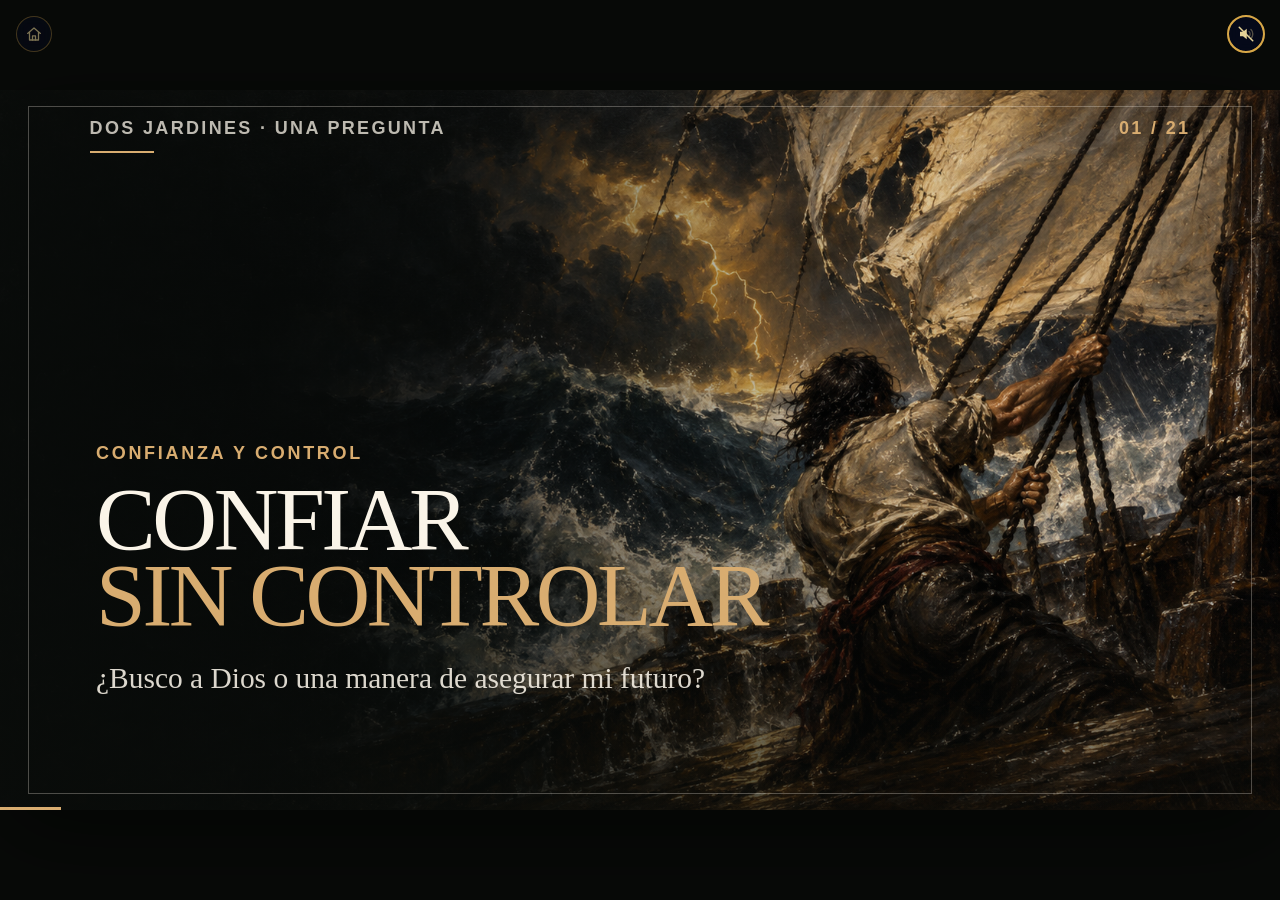
<file: 02/index.html>
<!doctype html>
<html lang="es">
  <head>
    <meta charset="utf-8" />
    <meta name="viewport" content="width=device-width, initial-scale=1" />
    <meta name="theme-color" content="#141813" />
    <title>Confiar sin controlar · 21 láminas</title>
    <style>
      :root {
        --paper: #eee7d8;
        --paper-light: #f8f1e6;
        --ink: #231f19;
        --muted-ink: #574c3e;
        --night: #141813;
        --night-soft: #263127;
        --ivory: #fbf5e9;
        --gold: #d9ad70;
        --copper: #9b5840;
        --olive: #526049;
        --display: "Iowan Old Style", Baskerville, "Palatino Linotype", Palatino, Georgia, serif;
        --sans: "Avenir Next", "Helvetica Neue", Arial, sans-serif;
      }
      * { box-sizing: border-box; }
      html, body { margin: 0; min-height: 100%; background: #080a08; }
      body { color: var(--ink); font-family: var(--sans); overflow: hidden; }
      button { font: inherit; }
      h1, h2, h3, p, blockquote { margin: 0; }
      h1, h2, h3, blockquote, .display { font-family: var(--display); font-weight: 400; }
      .presentation { width: 100vw; height: 100dvh; position: relative; overflow: hidden; background: #080a08; }
      .frame { position: absolute; top: 50%; left: 50%; width: min(100vw, 177.7778dvh); height: min(56.25vw, 100dvh); transform: translate(-50%, -50%); overflow: hidden; isolation: isolate; background: var(--paper); box-shadow: 0 24px 90px rgba(0,0,0,.52); }
      .frame::before { content: ""; position: absolute; z-index: 30; inset: 0; pointer-events: none; opacity: .08; mix-blend-mode: multiply; background-image: url("data:image/svg+xml,%3Csvg viewBox='0 0 160 160' xmlns='http://www.w3.org/2000/svg'%3E%3Cfilter id='n'%3E%3CfeTurbulence type='fractalNoise' baseFrequency='.85' numOctaves='3' stitchTiles='stitch'/%3E%3C/filter%3E%3Crect width='100%25' height='100%25' filter='url(%23n)' opacity='.32'/%3E%3C/svg%3E"); }
      .slide { position: absolute; inset: 0; z-index: 1; opacity: 0; pointer-events: none; transform: translateX(1.5%); transition: opacity .38s ease, transform .5s ease; overflow: hidden; background: var(--paper); }
      .slide.is-active { z-index: 2; opacity: 1; pointer-events: auto; transform: translateX(0); }
      .slide--paper { background: radial-gradient(circle at 85% 15%, rgba(217,173,112,.19), transparent 34%), linear-gradient(140deg, var(--paper-light), var(--paper)); }
      .slide--ink { color: var(--ivory); background: radial-gradient(circle at 94% 4%, rgba(155,88,64,.25), transparent 33%), radial-gradient(circle at 2% 90%, rgba(217,173,112,.1), transparent 39%), var(--night); }
      .slide--image { color: var(--ivory); background: var(--night); }
      .slide-photo { position: absolute; inset: 0; z-index: 0; width: 100%; height: 100%; object-fit: cover; }
      .slide--image::after { content: ""; position: absolute; z-index: 1; inset: 0; pointer-events: none; background: linear-gradient(90deg, rgba(9,12,10,.88) 0%, rgba(9,12,10,.64) 34%, rgba(9,12,10,.14) 67%, rgba(9,12,10,.05) 100%), linear-gradient(0deg,rgba(8,10,8,.6),transparent 45%); }
      .slide--image::before { content: ""; position: absolute; z-index: 2; inset: 2.2%; border: 1px solid rgba(251,245,233,.28); pointer-events: none; }
      .meta { position: absolute; z-index: 4; top: 4%; left: 7%; right: 7%; display: flex; justify-content: space-between; gap: 2rem; color: var(--muted-ink); font-size: clamp(18px,1.25vw,26px); font-weight: 800; letter-spacing: .13em; line-height: 1.1; text-transform: uppercase; }
      .slide--image .meta, .slide--ink .meta { color: rgba(251,245,233,.75); }
      .meta::after { content: ""; position: absolute; top: calc(100% + .8rem); left: 0; width: 4rem; height: 2px; background: var(--gold); }
      .number { color: var(--copper); white-space: nowrap; }
      .slide--image .number, .slide--ink .number { color: var(--gold); }
      .body { position: relative; z-index: 3; width: 86%; height: 100%; margin: 0 auto; padding: 10% 0 11%; }
      .body--center { display: flex; flex-direction: column; justify-content: center; }
      .eyebrow { margin-bottom: 1.1rem; color: var(--copper); font-size: clamp(18px,1.3vw,27px); font-weight: 800; letter-spacing: .15em; text-transform: uppercase; }
      .slide--ink .eyebrow, .slide--image .eyebrow { color: var(--gold); }
      .title { max-width: 14em; font-size: clamp(48px,5.1vw,100px); line-height: .96; letter-spacing: -.038em; text-wrap: balance; }
      .title em { color: var(--copper); font-style: normal; }
      .slide--ink .title em, .slide--image .title em { color: var(--gold); }
      .lede { max-width: 29em; margin-top: 1.7rem; color: var(--muted-ink); font-family: var(--display); font-size: clamp(28px,2.3vw,47px); line-height: 1.16; }
      .slide--image .lede, .slide--ink .lede { color: rgba(251,245,233,.88); }
      .support { max-width: 42em; margin-top: 1.7rem; color: var(--muted-ink); font-size: clamp(23px,1.7vw,35px); line-height: 1.32; }
      .slide--image .support, .slide--ink .support { color: rgba(251,245,233,.83); }
      .source-line { margin-top: 1.8rem; color: var(--muted-ink); font-size: clamp(18px,1.3vw,27px); font-weight: 700; letter-spacing: .06em; }
      .slide--ink .source-line, .slide--image .source-line { color: var(--gold); }
      .image-copy { position: absolute; z-index: 3; left: 7.5%; bottom: 14%; width: 54%; }
      .image-copy .title { max-width: 11em; }
      .image-copy .lede { max-width: 23em; }
      .image-copy .support { max-width: 25em; }
      .hero .image-copy { bottom: 16%; width: 62%; }
      .hero .title { font-size: clamp(60px,7vw,135px); line-height: .85; }
      .split { display: grid; grid-template-columns: 1fr 1fr; gap: 7%; align-items: center; height: 100%; }
      .split--wide { grid-template-columns: .9fr 1.1fr; }
      .line { width: 5rem; height: 3px; margin: 2.1rem 0; background: var(--copper); }
      .slide--ink .line { background: var(--gold); }
      .large-quote { max-width: 11em; color: var(--copper); font-family: var(--display); font-size: clamp(42px,4.2vw,84px); line-height: 1.02; letter-spacing: -.035em; }
      .slide--ink .large-quote { color: var(--gold); }
      .quote-source { margin-top: 1.5rem; color: var(--muted-ink); font-size: clamp(18px,1.25vw,26px); font-weight: 800; letter-spacing: .11em; text-transform: uppercase; }
      .slide--ink .quote-source { color: rgba(251,245,233,.72); }
      .stack { display: grid; gap: 1.1rem; margin-top: 2.2rem; }
      .stack-item { display: flex; align-items: baseline; gap: 1.2rem; font-family: var(--display); font-size: clamp(27px,2.25vw,46px); line-height: 1.08; }
      .stack-item::before { content: ""; width: 2rem; height: 2px; flex: 0 0 2rem; background: var(--copper); transform: translateY(-.18em); }
      .slide--ink .stack-item::before { background: var(--gold); }
      .cards { display: grid; grid-template-columns: repeat(3,1fr); gap: 2%; margin-top: 3.1rem; }
      .card { min-height: 14rem; padding: 1.6rem 1.8rem; border-top: 4px solid var(--copper); background: rgba(255,255,255,.43); }
      .card:nth-child(2) { border-color: var(--olive); }
      .card:nth-child(3) { border-color: var(--gold); }
      .card h3 { font-size: clamp(31px,2.5vw,51px); line-height: 1; }
      .card p { margin-top: 1.5rem; color: var(--muted-ink); font-size: clamp(23px,1.7vw,35px); line-height: 1.25; }
      .compare { display: grid; grid-template-columns: 1fr 1fr; gap: 4%; margin-top: 3.2rem; }
      .compare article { min-height: 14rem; padding: 1.8rem 2.1rem; border-left: 5px solid var(--copper); background: rgba(255,255,255,.45); }
      .compare article:last-child { border-color: var(--olive); background: rgba(82,96,73,.1); }
      .compare h3 { font-size: clamp(29px,2.3vw,47px); }
      .compare p { margin-top: 1.3rem; color: var(--muted-ink); font-family: var(--display); font-size: clamp(26px,2.1vw,43px); line-height: 1.16; }
      .steps { display: flex; gap: 1.2rem; align-items: center; margin-top: 3rem; }
      .step { flex: 1; padding: 1.4rem 1.5rem; border: 1px solid rgba(155,88,64,.45); color: var(--ink); font-family: var(--display); font-size: clamp(28px,2.25vw,46px); line-height: 1.08; background: rgba(255,255,255,.4); }
      .step-arrow { color: var(--copper); font-size: clamp(30px,3vw,60px); }
      .duo { display: grid; grid-template-columns: 1fr 1fr; gap: 7%; align-items: center; height: 100%; }
      .duo p { padding: 2.2rem; border-top: 4px solid var(--copper); background: rgba(255,255,255,.46); font-family: var(--display); font-size: clamp(31px,2.7vw,55px); line-height: 1.08; }
      .duo p:last-child { border-color: var(--olive); }
      .duo strong { display: block; margin-bottom: 1.2rem; color: var(--copper); font-family: var(--sans); font-size: clamp(19px,1.3vw,27px); font-weight: 800; letter-spacing: .13em; text-transform: uppercase; }
      .duo p:last-child strong { color: var(--olive); }
      .final-question { max-width: 17em; margin-top: 2rem; color: var(--copper); font-family: var(--display); font-size: clamp(37px,3.9vw,78px); line-height: 1.05; letter-spacing: -.035em; }
      .prayer { max-width: 31em; margin-top: 2.2rem; padding: 1.1rem 1.4rem; border-left: 3px solid var(--gold); color: var(--muted-ink); font-family: var(--display); font-size: clamp(23px,1.75vw,36px); font-style: italic; line-height: 1.26; }
      .speaker-notes { display: none; }
      .notes-panel { position: absolute; z-index: 22; right: 3.5%; bottom: 10%; width: 42%; max-height: 45%; overflow: auto; display: none; padding: 1.5rem; border-top: 3px solid var(--gold); color: var(--ivory); background: rgba(15,19,16,.96); box-shadow: 0 14px 50px rgba(0,0,0,.4); }
      .notes-panel.is-open { display: block; }
      .notes-panel h3 { margin-bottom: .7rem; color: var(--gold); font-family: var(--sans); font-size: 1rem; font-weight: 800; letter-spacing: .12em; text-transform: uppercase; }
      .notes-panel p { font-family: var(--display); font-size: clamp(19px,1.4vw,29px); line-height: 1.35; }
      .progress { position: absolute; z-index: 25; left: 0; right: 0; bottom: 0; height: 3px; pointer-events: none; }
      .progress span { display: block; height: 100%; width: 4.76%; background: var(--gold); transition: width .25s; }
      .visually-hidden { position: absolute; width: 1px; height: 1px; padding: 0; margin: -1px; overflow: hidden; clip: rect(0,0,0,0); white-space: nowrap; border: 0; }
      @media (max-width: 800px) { .meta { font-size: 12px; } .eyebrow { font-size: 13px; } .title { font-size: 6vw; } .hero .title { font-size: 7.5vw; } .lede { font-size: 2.9vw; margin-top: .6rem; } .support, .source-line { font-size: 2.1vw; margin-top: .7rem; } .body { padding-top: 9%; } .cards, .compare, .steps { margin-top: 1rem; } .card { min-height: 4rem; padding: .5rem; } .card h3 { font-size: 3vw; } .card p { margin-top: .3rem; font-size: 2vw; } .stack { gap: .25rem; margin-top: .4rem; } .stack-item { font-size: 2.8vw; } .image-copy { bottom: 13%; } }
      @media (prefers-reduced-motion: reduce) { .slide, .progress span { transition: none; } }
    </style>
    <link rel="stylesheet" href="mobile.css" />
  </head>
  <body>
    <main class="presentation" aria-label="Presentación Confiar sin controlar">
      <div class="frame" id="frame">
        <!-- 01 -->
        <section class="slide slide--image hero is-active" data-title="Confiar sin controlar">
          <img class="slide-photo" src="assets/01-planes.png?v=2" alt="Una persona forcejea con las cuerdas de una vela bajo una tormenta" />
          <div class="meta"><span>Dos jardines · una pregunta</span><span class="number">01 / 21</span></div>
          <div class="image-copy"><p class="eyebrow">Confianza y control</p><h1 class="title">CONFIAR<br /><em>SIN CONTROLAR</em></h1><p class="lede">¿Busco a Dios o una manera de asegurar mi futuro?</p></div>
          <p class="speaker-notes">Abrir con una necesidad humana: querer que todo salga bien. Presentar la pregunta central sin resolverla aún.</p>
        </section>

        <!-- 02 -->
        <section class="slide slide--paper" data-title="La promesa atractiva">
          <div class="meta"><span>El deseo de estar a salvo</span><span class="number">02 / 21</span></div>
          <div class="body body--center"><p class="eyebrow">Una promesa atractiva</p><h2 class="title">Si conozco la clave,<br /><em>quizá pueda asegurar mi vida.</em></h2><div class="line"></div><p class="lede">Salud. Amor. Futuro. Sentido.</p></div>
          <p class="speaker-notes">Reconocer por qué atrae esta promesa. Rogelio puede añadir un recuerdo personal real de su búsqueda anterior sin inventar detalles.</p>
        </section>

        <!-- 03 -->
        <section class="slide slide--image" data-title="El primer jardín">
          <img class="slide-photo" src="assets/02-eden.png" alt="Eva escucha a la serpiente junto a un árbol en un jardín abundante" />
          <div class="meta"><span>Génesis 3,1–6</span><span class="number">03 / 21</span></div>
          <div class="image-copy"><p class="eyebrow">El primer jardín</p><h2 class="title">¿Y si Dios te está <em>ocultando algo bueno?</em></h2><p class="source-line">Paráfrasis de la insinuación de la serpiente</p></div>
          <p class="speaker-notes">Leer Génesis 3,1–6. La frase visible es una paráfrasis, no una cita literal. La tentación introduce sospecha sobre la bondad de Dios.</p>
        </section>

        <!-- 04 -->
        <section class="slide slide--ink" data-title="La confianza se rompe">
          <div class="meta"><span>Antes del fruto</span><span class="number">04 / 21</span></div>
          <div class="body split"><div><p class="eyebrow">La grieta</p><h2 class="title">La sospecha llegó <em>primero.</em></h2><div class="line"></div><p class="lede">El fruto vino después.</p></div><div><blockquote class="large-quote">«Dejó morir en su corazón la confianza hacia su creador.»</blockquote><p class="quote-source">Catecismo de la Iglesia Católica, 397</p></div></div>
          <p class="speaker-notes">El Catecismo sitúa el quiebre en la confianza. No se condena el deseo de crecer, sino buscar plenitud sin Dios, antes que Dios y no según Dios.</p>
        </section>

        <!-- 05 -->
        <section class="slide slide--image" data-title="El jardín contado al revés">
          <img class="slide-photo" src="assets/03-jardin-invertido.png?v=2" alt="Una persona se acerca a la serpiente que parece ofrecerle conocimiento en un jardín antiguo" />
          <div class="meta"><span>Una relectura gnóstica</span><span class="number">05 / 21</span></div>
          <div class="image-copy"><p class="eyebrow">La misma historia, contada al revés</p><h2 class="title">La serpiente <em>instruye.</em><br />El creador <em>impide.</em></h2><p class="source-line">En ciertos relatos, no en todos</p></div>
          <p class="speaker-notes">La hipóstasis de los arcontes presenta a la serpiente como instructora. Ireneo describe doctrinas relacionadas. Distinguir esta relectura del Génesis bíblico y de otras corrientes gnósticas.</p>
        </section>

        <!-- 06 -->
        <section class="slide slide--paper" data-title="Dos lecturas del jardín">
          <div class="meta"><span>¿Quién merece mi confianza?</span><span class="number">06 / 21</span></div>
          <div class="body"><p class="eyebrow">Un jardín · dos lecturas</p><h2 class="title">Cambian los papeles.<br /><em>Cambia la respuesta.</em></h2><div class="compare"><article><h3>Génesis</h3><p>La serpiente siembra desconfianza hacia Dios.</p></article><article><h3>Algunos textos gnósticos</h3><p>La serpiente despierta un conocimiento oculto.</p></article></div></div>
          <p class="speaker-notes">La diferencia es quién aparece como digno de confianza. El contraste tiene base en textos concretos, no describe todo el gnosticismo.</p>
        </section>

        <!-- 07 -->
        <section class="slide slide--ink" data-title="La promesa cambia de idioma">
          <div class="meta"><span>De lo antiguo a lo moderno</span><span class="number">07 / 21</span></div>
          <div class="body body--center"><p class="eyebrow">La promesa cambia de idioma</p><h2 class="title">La clave de la plenitud está <em>escondida.</em></h2><div class="stack"><div class="stack-item">Conocimiento secreto</div><div class="stack-item">Leyes espirituales</div><div class="stack-item">Conciencia y energía</div></div><p class="source-line">Raíces, ecos y mezclas: no una cadena idéntica.</p></div>
          <p class="speaker-notes">El documento vaticano sobre Nueva Era describe raíces esotéricas y gnósticas y menciona la teosofía de Blavatsky. Una afinidad real no significa que todos enseñen lo mismo.</p>
        </section>

        <!-- 08 -->
        <section class="slide slide--paper" data-title="La promesa actual">
          <div class="meta"><span>Un procedimiento para el futuro</span><span class="number">08 / 21</span></div>
          <div class="body body--center"><p class="eyebrow">La promesa actual</p><h2 class="title">Aprende la clave.<br />Practica.<br /><em>Obtén el futuro deseado.</em></h2><p class="support">¿Es una relación con Dios… o una técnica para conseguir algo?</p></div>
          <p class="speaker-notes">Hablar de propuestas que atribuyen al estado interior poder sobre circunstancias externas. No atribuir esta promesa a toda meditación o búsqueda de bienestar.</p>
        </section>

        <!-- 09 -->
        <section class="slide slide--image" data-title="The Secret">
          <img class="slide-photo" src="assets/04-manifestar.png?v=2" alt="Una persona intenta atravesar un espejo hacia un futuro deslumbrante mientras el suelo se inunda" />
          <div class="meta"><span>La ley de la atracción</span><span class="number">09 / 21</span></div>
          <div class="image-copy"><p class="eyebrow">The Secret</p><h2 class="title">Tus pensamientos <em>atraen</em> lo que llega a tu vida.</h2><p class="support">Ésa es su propuesta; no una ley científica demostrada.</p></div>
          <p class="speaker-notes">La página oficial de The Secret sostiene que pensamientos atraen objetos, personas y experiencias. Distinguir la afirmación de su evidencia científica.</p>
        </section>

        <!-- 10 -->
        <section class="slide slide--paper" data-title="Tres lenguajes">
          <div class="meta"><span>Ejemplos contemporáneos</span><span class="number">10 / 21</span></div>
          <div class="body"><p class="eyebrow">Tres lenguajes de una búsqueda</p><h2 class="title">¿Qué espero producir <em>con mi interior?</em></h2><div class="cards"><article class="card"><h3>The Secret</h3><p>Pensamientos que atraen circunstancias.</p></article><article class="card"><h3>Joe Dispenza</h3><p>Intención y emoción para crear una realidad.</p></article><article class="card"><h3>Metafísica popular</h3><p>Leyes mentales con lenguaje espiritual.</p></article></div></div>
          <p class="speaker-notes">Son propuestas diferentes. The Secret, el libro Deja de ser tú y la tradición de Conny Méndez ilustran formas concretas de esta pregunta. No presentar sus afirmaciones como ciencia comprobada.</p>
        </section>

        <!-- 11 -->
        <section class="slide slide--image" data-title="También dicen suelta">
          <img class="slide-photo" src="assets/05-soltar-el-como.png?v=2" alt="Una persona abre las manos, pero un hilo rojo en su muñeca la mantiene atada a una puerta iluminada" />
          <div class="meta"><span>El detalle más sutil</span><span class="number">11 / 21</span></div>
          <div class="image-copy"><p class="eyebrow">También dicen «suelta»</p><h2 class="title">Entrega el <em>cómo.</em><br />Conserva el resultado <em>imaginado.</em></h2><p class="source-line">La tensión en el planteamiento de Dispenza</p></div>
          <p class="speaker-notes">En The Balance Between Intention and Surrender, Dispenza propone intención y emoción elevadas, luego entregar el modo de realización. Preguntar si también se entrega el resultado.</p>
        </section>

        <!-- 12 -->
        <section class="slide slide--ink" data-title="Qué entrego realmente">
          <div class="meta"><span>La pregunta incómoda</span><span class="number">12 / 21</span></div>
          <div class="body body--center"><p class="eyebrow">¿Qué estoy entregando realmente?</p><h2 class="title">¿Mi futuro…<br /><em>o sólo la manera de conseguirlo?</em></h2><p class="support">También puedo convertir mi oración en un trato.</p></div>
          <p class="speaker-notes">Aplicar la pregunta a nosotros, incluso sin practicar New Age: puedo decir hágase tu voluntad mientras espero que esa frase obligue a Dios a darme el resultado.</p>
        </section>

        <!-- 13 -->
        <section class="slide slide--image" data-title="El segundo jardín">
          <img class="slide-photo" src="assets/06-getsemani.png" alt="Jesús ora angustiado en Getsemaní mientras los discípulos duermen" />
          <div class="meta"><span>Marcos 14,32–42</span><span class="number">13 / 21</span></div>
          <div class="image-copy"><p class="eyebrow">El segundo jardín</p><h2 class="title">Jesús no finge <em>tranquilidad.</em></h2><p class="lede">Siente angustia. Pide compañía. Ora.</p></div>
          <p class="speaker-notes">Leer Marcos 14,32–42. Jesús expresa deseo y angustia, los discípulos duermen. La confianza no llega después de eliminar el miedo.</p>
        </section>

        <!-- 14 -->
        <section class="slide slide--ink" data-title="El deseo y la entrega">
          <div class="meta"><span>La oración de Jesús</span><span class="number">14 / 21</span></div>
          <div class="body split split--wide"><div><p class="eyebrow">Primero habla con verdad</p><h2 class="title">Pide que pase <em>el cáliz.</em></h2><p class="lede">No niega lo que desea.</p></div><div><blockquote class="large-quote">«Pero no sea como yo quiero, sino como tú quieres».</blockquote><p class="quote-source">Marcos 14,36</p><p class="support">Después se levanta y camina.</p></div></div>
          <p class="speaker-notes">La entrega no borra el deseo ni vuelve inmóvil a Jesús. Benedicto XVI conecta este sí del Hijo con el no de Adán y Eva.</p>
        </section>

        <!-- 15 -->
        <section class="slide slide--paper" data-title="Dos jardines">
          <div class="meta"><span>Una frase para recordar</span><span class="number">15 / 21</span></div>
          <div class="body"><p class="eyebrow">Dos jardines</p><h2 class="title">Sentirse bien no prueba <em>que confío.</em></h2><div class="compare"><article><h3>Edén</h3><p>Abundancia.<br />Desconfianza.</p></article><article><h3>Getsemaní</h3><p>Angustia.<br />Confianza.</p></article></div></div>
          <p class="speaker-notes">En Edén, la abundancia no impide desconfiar. En Getsemaní, la angustia no impide confiar. Es una lectura teológica del contraste.</p>
        </section>

        <!-- 16 -->
        <section class="slide slide--image" data-title="Teresita 1896">
          <img class="slide-photo" src="assets/07-teresita.png" alt="Representación pictórica de Teresita de Lisieux en 1896 con un pañuelo manchado de sangre" />
          <div class="meta"><span>Lisieux · Pascua de 1896</span><span class="number">16 / 21</span></div>
          <div class="image-copy"><p class="eyebrow">Teresita de Lisieux</p><h2 class="title">Primero, sangre.<br />Después, <em>la oscuridad.</em></h2><p class="support">La enfermedad llegó. Luego comenzó una gran prueba de la fe.</p></div>
          <p class="speaker-notes">En la Pascua de 1896 aparecen signos de tuberculosis. Teresita primero los relaciona con su esperado encuentro con Jesús; después vive una prolongada noche de la fe.</p>
        </section>

        <!-- 17 -->
        <section class="slide slide--ink" data-title="Cuando el cielo se oscurece">
          <div class="meta"><span>La noche de la fe</span><span class="number">17 / 21</span></div>
          <div class="body body--center"><p class="eyebrow">Cuando el cielo se oscurece</p><h2 class="title">No sólo perdía la salud.<br /><em>Dejaba de sentir cercano el cielo.</em></h2><p class="support">Su fe entró en combate con la posibilidad de la nada.</p></div>
          <p class="speaker-notes">C’est la confiance llama a esta experiencia prueba contra la fe. No equivale a una simple ausencia de emoción agradable en la oración ni a una decisión de abandonar la fe.</p>
        </section>

        <!-- 18 -->
        <section class="slide slide--paper" data-title="Canto lo que quiero creer">
          <div class="meta"><span>Fe sin consuelo</span><span class="number">18 / 21</span></div>
          <div class="body split"><div><p class="eyebrow">Teresita, Manuscrito C</p><blockquote class="large-quote">Canto lo que quiero creer.</blockquote><p class="quote-source">Síntesis del pasaje, no cita literal</p></div><div><h2 class="title">El consuelo desapareció.<br /><em>El amor permaneció.</em></h2></div></div>
          <p class="speaker-notes">Teresita escribió que cantaba la alegría del cielo sin sentirla. Su fe no era una técnica para producir consuelo instantáneo.</p>
        </section>

        <!-- 19 -->
        <section class="slide slide--ink" data-title="El cáliz de Teresita">
          <div class="meta"><span>Carta del 17 de septiembre de 1896</span><span class="number">19 / 21</span></div>
          <div class="body body--center"><p class="eyebrow">Ella también habló del cáliz</p><h2 class="title">La confianza no exige <em>entusiasmo por sufrir.</em></h2><p class="lede">Teresita recuerda a Jesús pidiendo que pase el cáliz.</p></div>
          <p class="speaker-notes">En su carta a María del Sagrado Corazón, Teresita dice que sus deseos espirituales no fundamentan su confianza y recuerda la tristeza de Jesús ante el sufrimiento.</p>
        </section>

        <!-- 20 -->
        <section class="slide slide--image" data-title="La pregunta para nosotros">
          <img class="slide-photo" src="assets/08-pregunta.png?v=2" alt="Una persona afloja una cuerda anudada al borde de un camino incierto antes del amanecer" />
          <div class="meta"><span>La pregunta para nosotros</span><span class="number">20 / 21</span></div>
          <div class="image-copy"><p class="eyebrow">Ahora, nosotros</p><h2 class="title">¿Qué espero que Dios <em>me garantice?</em></h2><p class="support">Si no sucede como quiero, ¿seguiré confiando en Él?</p></div>
          <p class="speaker-notes">Dar un momento de silencio. Escuchar lo que surja en el grupo. La pregunta invita a examinar la propia oración, no a evaluar las prácticas de otros.</p>
        </section>

        <!-- 21 -->
        <section class="slide slide--paper" data-title="Cierre">
          <div class="meta"><span>Para llevarnos hoy</span><span class="number">21 / 21</span></div>
          <div class="body body--center"><p class="eyebrow">Confiar sin controlar</p><h2 class="title">Vivir como hijo,<br /><em>aun sin controlar el final.</em></h2><p class="final-question">¿Busco a Dios… o una garantía?</p><p class="prayer">Señor, enséñame a pedir con verdad y a confiar sin exigirte el desenlace. Amén.</p></div>
          <p class="speaker-notes">Cerrar retomando Edén, Getsemaní y Teresita. Leer la oración sólo si encaja con el grupo; terminar sin otra dinámica.</p>
        </section>

        <aside class="notes-panel" id="notesPanel" aria-hidden="true"><h3>Notas del presentador · N para cerrar</h3><p id="notesContent"></p></aside>
        <div class="progress" aria-hidden="true"><span id="progressBar"></span></div>
        <span class="visually-hidden" id="counter" aria-live="polite">01 / 21</span>
      </div>
      <nav class="mobile-nav" aria-label="Navegación de láminas">
        <button id="mobilePrev" type="button" aria-label="Lámina anterior">←</button>
        <button id="mobileNext" type="button" aria-label="Lámina siguiente">→</button>
      </nav>
    </main>
    <script>
      (() => {
        const slides = [...document.querySelectorAll('.slide')];
        const frame = document.getElementById('frame');
        const notesPanel = document.getElementById('notesPanel');
        const notesContent = document.getElementById('notesContent');
        const counter = document.getElementById('counter');
        const progressBar = document.getElementById('progressBar');
        let current = 0;
        const clamp = (value, min, max) => Math.max(min, Math.min(value, max));
        function updateNotes() {
          const source = slides[current].querySelector('.speaker-notes');
          notesContent.textContent = source ? source.textContent : 'Sin notas para esta lámina.';
        }
        function goTo(index, updateUrl = true) {
          current = clamp(index, 0, slides.length - 1);
          slides[current].scrollTop = 0;
          slides.forEach((slide, i) => {
            slide.classList.toggle('is-active', i === current);
            slide.setAttribute('aria-hidden', i === current ? 'false' : 'true');
          });
          counter.textContent = `${String(current + 1).padStart(2, '0')} / ${slides.length}`;
          progressBar.style.width = `${(current + 1) / slides.length * 100}%`;
          updateNotes();
          if (updateUrl) history.replaceState(null, '', `#slide=${current + 1}`);
        }
        function parseHash() {
          const match = location.hash.match(/^#slide=(\d+)$/);
          return match ? clamp(Number(match[1]) - 1, 0, slides.length - 1) : 0;
        }
        function toggleNotes() {
          const open = notesPanel.classList.toggle('is-open');
          notesPanel.setAttribute('aria-hidden', String(!open));
        }
        async function toggleFullscreen() {
          try {
            if (!document.fullscreenElement) await frame.requestFullscreen();
            else await document.exitFullscreen();
          } catch (error) { console.warn('Pantalla completa no disponible.', error); }
        }
        frame.addEventListener('click', event => {
          if (matchMedia('(max-width:900px) and (orientation:portrait), (max-height:550px) and (max-width:1000px)').matches) return;
          if (event.target.closest('.notes-panel')) return;
          const bounds = frame.getBoundingClientRect();
          if (event.clientX - bounds.left < bounds.width * .35) goTo(current - 1);
          else goTo(current + 1);
        });
        document.getElementById('mobilePrev').addEventListener('click', () => goTo(current - 1));
        document.getElementById('mobileNext').addEventListener('click', () => goTo(current + 1));
        document.addEventListener('keydown', event => {
          if (['INPUT', 'TEXTAREA', 'SELECT'].includes(document.activeElement?.tagName)) return;
          if (['ArrowRight', ' ', 'PageDown'].includes(event.key)) { event.preventDefault(); goTo(current + 1); }
          if (['ArrowLeft', 'Backspace', 'PageUp'].includes(event.key)) { event.preventDefault(); goTo(current - 1); }
          if (event.key === 'Home') goTo(0);
          if (event.key === 'End') goTo(slides.length - 1);
          if (event.key.toLowerCase() === 'n') toggleNotes();
          if (event.key.toLowerCase() === 'f') toggleFullscreen();
        });
        window.addEventListener('hashchange', () => goTo(parseHash(), false));
        goTo(parseHash(), false);
      })();
    </script>
  <script src="../music/player.js"></script>
</body>
</html>
</file>
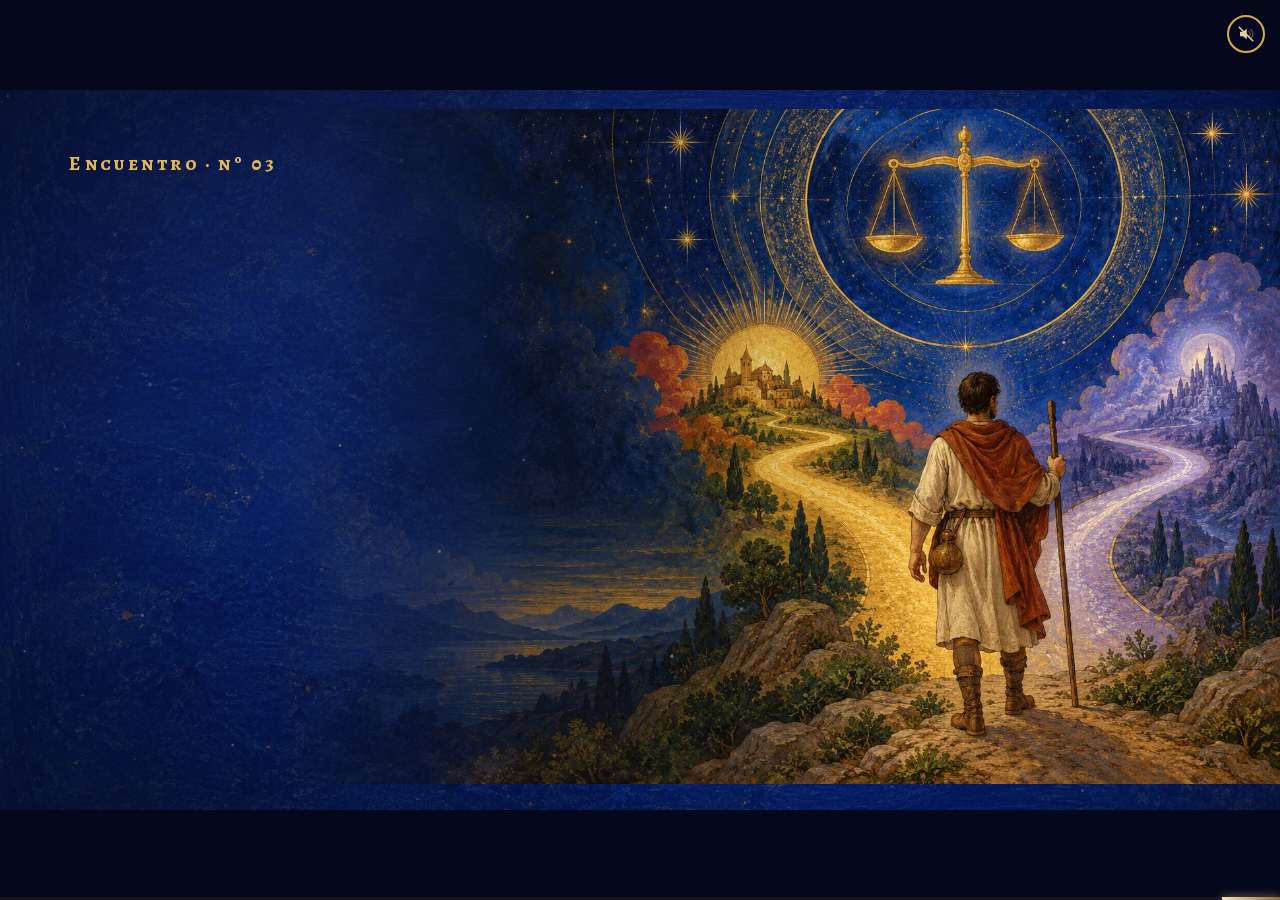
<file: 03/index.html>
<!doctype html>
<html lang="es">
<head>
<meta charset="utf-8">
<meta name="viewport" content="width=device-width, initial-scale=1, minimum-scale=1, maximum-scale=1, viewport-fit=cover">
<title>Discernir · secuencias</title>
<meta name="description" content="Discernir: aprender a reconocer qué está moviendo mi vida. Secuencias animadas lentas, sin audio, para un encuentro cristiano. Un clic por concepto.">
<link rel="icon" href="../favicon.ico" sizes="any"><link rel="icon" type="image/png" sizes="192x192" href="../favicon-192.png"><link rel="apple-touch-icon" href="../apple-touch-icon.png">
<link rel="preload" href="assets/lapis.webp" as="image">
<link rel="stylesheet" href="css/fonts.css">
<link rel="stylesheet" href="css/deck.css">
<link rel="stylesheet" href="css/scenes.css">
</head>
<body>
<div id="vp">
<div id="stage">

<svg width="0" height="0" style="position:absolute" aria-hidden="true">
  <defs>
    <linearGradient id="gOro" x1="0" y1="0" x2="1" y2="1"><stop offset="0" stop-color="#fff3c4"/><stop offset=".45" stop-color="#e8b650"/><stop offset="1" stop-color="#8f6118"/></linearGradient>
  </defs>
</svg>

<!-- ============ 1 · PORTADA ============ -->
<section class="scene t-night" id="portada" data-dur="46" data-title="Discernir">
  <div class="bg bg-lapis"></div>
  <div class="paint r55 drift"><img data-src="assets/portada.webp" alt=""></div>
  <div class="veil-l" style="opacity:.5"></div>
  <div class="abs kicker r fade" data-t="1" style="left:104px;top:92px">Encuentro · nº 03</div>
  <h1 class="abs title gild r fade" data-t="2.5" style="left:96px;top:135px;width:1000px;font-size:200px">Discernir</h1>
  <p class="abs lead words" data-t="10" style="left:100px;top:372px;width:800px">Aprender a reconocer <span class="gold">qué está moviendo</span> mi vida.</p>
  <p class="abs lead words" data-t="20" style="left:100px;top:560px;width:900px">No todo lo que me <span class="gold">atrae</span> me hace bien.</p>
  <p class="abs lead words" data-t="28" style="left:100px;top:670px;width:900px">No todo lo que me <span class="gold">cuesta</span> me aleja de Dios.</p>
  <p class="abs lead words" data-t="36" style="left:100px;top:830px;width:900px">Discernir es aprender a reconocer <span class="gold">la diferencia</span>.</p>
</section>

<!-- ============ 2 · ÍÑIGO ============ -->
<section class="scene t-night" id="inigo" data-stops="40" data-dur="54" data-title="Íñigo">
  <div class="bg bg-lapis"></div>
  <div class="paint drift"><img data-src="assets/inigo.webp" alt=""></div>
  <div class="veil-l"></div>
  <div class="chap r fade" data-t="0">I · Ignacio aprende</div>
  <div class="abs kicker r fade" data-t="1" style="left:100px;top:132px">Loyola · 1491</div>
  <h2 class="abs title gild r fade" data-t="2" style="left:96px;top:170px;width:800px;font-size:160px">Íñigo</h2>
  <p class="abs p words" data-t="7" style="left:100px;top:372px;width:820px">Pequeña nobleza vasca. Cortesano y caballero: <span class="gold">quería destacar</span>.</p>
  <div class="abs chips" style="left:100px;top:540px;width:860px">
    <span class="chip r scale" data-t="14">honor</span>
    <span class="chip r scale" data-t="18">reconocimiento</span>
    <span class="chip r scale" data-t="22">hazañas</span>
    <span class="chip r scale" data-t="26">servir a grandes señores</span>
  </div>
  <p class="abs pista words" data-t="31" data-tx="41" style="left:100px;top:720px;width:860px">No le faltaban ideales. Tenía ideales <span class="gold">muy fuertes</span>.</p>
  <p class="abs quote r" data-t="42" style="left:100px;top:745px;width:880px;font-size:64px">¿Qué necesitaba conseguir para sentir que su vida <span class="gold">valía</span>?</p>
  <p class="abs src r fade" data-t="48" style="left:100px;top:962px;width:900px">Autobiografía, 1: «hombre dado a las vanidades del mundo… con un grande y vano deseo de ganar honra»</p>
</section>

<!-- ============ 3 · PAMPLONA ============ -->
<section class="scene t-night" id="pamplona" data-stops="40" data-dur="56" data-title="Pamplona, 1521">
  <div class="bg bg-lapis"></div>
  <div class="paint r55 drift"><img data-src="assets/pamplona.webp" alt=""></div>
  <div class="veil-l" style="opacity:.92"></div>
  <div class="chap r fade" data-t="0">I · Ignacio aprende</div>
  <div class="abs kicker r fade" data-t="1" style="left:100px;top:132px">Pamplona · 20 de mayo de 1521</div>
  <h2 class="abs h1 gild r fade" data-t="2" style="left:96px;top:172px;width:900px">Se rompe el futuro</h2>
  <p class="abs src r fade" data-t="6" style="left:100px;top:296px;width:880px">Un conflicto político y militar por Navarra: no una guerra de religión.</p>
  <p class="abs p words" data-t="9" data-tx="40" style="left:100px;top:370px;width:840px">Otros querían rendirse. Él defendió resistir: <span class="gold">la honra pesaba mucho</span>.</p>
  <p class="abs p words" data-t="19" data-tx="40" style="left:100px;top:530px;width:840px">Un proyectil le hiere las piernas. Los franceses vencen… pero <span class="gold">atienden sus heridas</span>.</p>
  <p class="abs pista-l words" data-t="30" data-tx="40" style="left:100px;top:720px;width:860px">Un hombre hecho para actuar queda <span class="gold">inmovilizado</span>.</p>
  <p class="abs quote r" data-t="41" style="left:100px;top:380px;width:900px;font-size:68px">¿Qué queda de mí cuando ya no puedo ser la persona que <span class="gold">había planeado</span> ser?</p>
  <p class="abs p r fade" data-t="50" style="left:100px;top:760px;width:880px"><span class="dim">Sin decir que Dios le disparó:</span> ¿cómo responder a Dios dentro de <span class="gold">heridas que no elegí</span>?</p>
  <p class="abs src r fade" data-t="52" style="left:100px;top:980px;width:880px">Autobiografía, 1</p>
</section>

<!-- ============ 4 · LOYOLA: DOS ENTUSIASMOS ============ -->
<section class="scene t-night" id="loyola" data-stops="29,43" data-dur="68" data-ph="36:peso" data-title="Dos entusiasmos">
  <div class="bg bg-lapis"></div>
  <div class="paint drift"><img data-src="assets/loyola.webp" alt=""></div>
  <div class="veil-l"></div>
  <div class="veil-all r fade" data-t="8" style="background:rgba(6,9,30,.82)"></div>
  <div class="chap r fade" data-t="0">I · Ignacio aprende</div>
  <div class="abs kicker r fade" data-t="1" style="left:100px;top:132px">Loyola · 1521 · convalecencia</div>
  <h2 class="abs h1 gild r fade" data-t="2" style="left:96px;top:172px;width:900px">Dos entusiasmos</h2>
  <p class="abs p words" data-t="9" data-tx="25" style="left:100px;top:330px;width:800px">Sin libros de caballerías, lee una <span class="gold">vida de Cristo</span> y vidas de santos.</p>
  <p class="abs pista words" data-t="26" data-tx="36" style="left:100px;top:330px;width:800px">Los dos lo <span class="gold">entusiasmaban</span> mientras los imaginaba.</p>
  <p class="abs lbl gold r fade" data-t="37" style="left:100px;top:330px;font-size:54px">Y después…</p>
  <p class="abs pista-l words" data-t="47" style="left:100px;top:450px;width:820px">Observa <span class="gold">qué deja</span> cuando pasa el entusiasmo.</p>
  <div class="abs card r" data-t="58" style="left:100px;top:700px;width:830px;padding:26px 34px 28px">
    <p style="font-family:var(--f-body);font-weight:500;font-size:40px;line-height:1.22">Después de imaginar ese éxito: ¿me siento más <span class="gold">disponible para servir</span>, o más obsesionado con <span class="verm">demostrar que valgo</span>?</p>
  </div>
  <p class="abs src r fade" data-t="62" style="left:100px;top:985px;width:850px">Autobiografía, 6–8 · Francisco, catequesis sobre el discernimiento 2 (7 sep 2022)</p>

  <!-- balanza pintada por partes (sprites del kit rich): cada pieza se anima por separado -->
  <div class="bal3 r fade" data-t="11">
    <div class="b-glow"></div>
    <img class="b-col" data-src="assets/sp/columna.webp" alt="" style="left:1298px;top:350px;width:255px">
    <div class="b-pan b-panL" style="left:1018px;top:382px"><img class="b-pimg" data-src="assets/sp/plato.webp" alt="">
      <div class="props gl">
        <img class="prop drop r" data-t="21" data-src="assets/sp/trompeta.webp" alt="" style="left:112px;top:196px;width:108px;--rot:-16deg">
        <img class="prop drop r" data-t="17" data-src="assets/sp/laurel.webp" alt="" style="left:54px;top:170px;width:104px">
        <img class="prop drop r" data-t="19" data-src="assets/sp/medalla.webp" alt="" style="left:6px;top:190px;width:62px">
      </div></div>
    <div class="b-pan b-panR" style="left:1606px;top:382px"><img class="b-pimg" data-src="assets/sp/plato.webp" alt="">
      <div class="props sa">
        <img class="prop drop r" data-t="24" data-src="assets/sp/palma.webp" alt="" style="left:148px;top:168px;width:62px;--rot:12deg">
        <img class="prop drop r" data-t="22" data-src="assets/sp/libro.webp" alt="" style="left:16px;top:160px;width:124px">
        <img class="prop drop r" data-t="26" data-src="assets/sp/concha.webp" alt="" style="left:112px;top:214px;width:76px">
      </div>
      <div class="sparks"><i></i><i></i><i></i><i></i><i></i><i></i><i></i><i></i></div></div>
    <div class="b-beam"><img data-src="assets/sp/brazo.webp" alt=""></div>
  </div>
  <div class="abs lbl gold center r" data-t="16" style="left:931px;top:196px;width:400px;font-size:40px">Gloria mundana</div>
  <div class="abs lbl gold center r" data-t="22" style="left:1490px;top:186px;width:400px;font-size:38px;line-height:1.05">Imitar a Francisco<br>y a Domingo</div>
  <div class="abs lbl center verm r fade" data-t="38" style="left:931px;top:872px;width:400px;font-size:44px;font-style:italic;font-family:var(--f-display)">seco y descontento</div>
  <div class="abs lbl center gold r fade" data-t="41" style="left:1540px;top:872px;width:380px;font-size:46px;font-style:italic;font-family:var(--f-display)">contento y alegre</div>
</section>

<!-- ============ 5 · LA MULA ============ -->
<section class="scene t-night" id="mula" data-stops="37" data-dur="58" data-title="El camino de la mula">
  <div class="bg bg-lapis"></div>
  <div class="paint drift"><img data-src="assets/mula.webp" alt=""></div>
  <div class="veil-l"></div>
  <div class="chap r fade" data-t="0">I · Ignacio aprende</div>
  <div class="abs kicker r fade" data-t="1" style="left:100px;top:132px">Montserrat · 1522</div>
  <h2 class="abs h1 gild r fade" data-t="2" style="left:96px;top:172px;width:900px">El camino de la mula</h2>
  <p class="abs p words" data-t="7" data-tx="38" style="left:100px;top:330px;width:800px">Confesión general, deja las armas, se hace <span class="gold">peregrino</span>.</p>
  <p class="abs p words" data-t="15" data-tx="38" style="left:100px;top:470px;width:800px">Discute con un viajero musulmán sobre María y piensa en <span class="verm">atacarlo</span>.</p>
  <p class="abs p words" data-t="25" data-tx="38" style="left:100px;top:650px;width:800px">No sabe qué hacer: deja que <span class="gold">la mula decida</span>. Ella no toma ese camino.</p>
  <p class="abs pista-l words" data-t="39" style="left:100px;top:330px;width:830px">Sentir que defiendo algo sagrado <span class="verm">no garantiza</span> que mi impulso venga de Dios.</p>
  <p class="abs quote r" data-t="48" style="left:100px;top:690px;width:860px">¿Puede mi orgullo ponerse una <span class="gold">apariencia religiosa</span>?</p>
  <div class="abs r fade" data-t="52" style="left:100px;top:905px"><span class="tag verm">una advertencia, no un ejemplo a imitar</span></div>
  <p class="abs src r fade" data-t="53" style="left:100px;top:985px;width:850px">Autobiografía, 14–16</p>
</section>

<!-- ============ 6 · MANRESA ============ -->
<section class="scene t-night" id="manresa" data-stops="32,54" data-dur="72" data-title="Manresa">
  <div class="bg bg-lapis"></div>
  <div class="paint drift"><img data-src="assets/manresa.webp" alt=""></div>
  <div class="veil-l"></div>
  <div class="chap r fade" data-t="0">I · Ignacio aprende</div>
  <div class="abs kicker r fade" data-t="1" style="left:100px;top:132px">Manresa · 1522–1523</div>
  <h2 class="abs h1 gild r fade" data-t="2" style="left:96px;top:172px;width:900px">El rigor que no libera</h2>
  <p class="abs p words" data-t="7" data-tx="33" style="left:100px;top:340px;width:820px">Oración, misa, cuidado de enfermos.</p>
  <p class="abs p words" data-t="13" data-tx="33" style="left:100px;top:440px;width:820px">Y penitencias tan duras que <span class="verm">se descuidaba</span>.</p>
  <p class="abs p words" data-t="20" data-tx="33" style="left:100px;top:600px;width:820px"><span class="gold">Escrúpulos</span>: revisaba su pasado una y otra vez, sin encontrar descanso.</p>
  <p class="abs src r fade" data-t="26" data-tx="33" style="left:100px;top:800px;width:800px">Autobiografía, 19–25</p>

  <div class="abs plate r" data-t="35" data-tx="55" style="left:100px;top:340px;width:760px"><span class="lbl gold" style="font-size:30px;display:block">antes</span><span class="h3" style="font-size:54px">ser un hombre admirable</span></div>
  <div class="abs" style="left:430px;top:476px;width:100px;transform:rotate(90deg)"><img class="r fade" data-t="38" data-tx="55" data-src="assets/sp/flecha.webp" alt="" style="width:100px;display:block"></div>
  <div class="abs plate verm r" data-t="40" data-tx="55" style="left:100px;top:580px;width:760px"><span class="lbl verm" style="font-size:30px;display:block">después</span><span class="h3" style="font-size:54px">ser un creyente impecable</span></div>
  <p class="abs pista words" data-t="44" data-tx="55" style="left:100px;top:760px;width:860px">Cambió el ideal. ¿Cambió la <span class="gold">necesidad</span> de dominar y demostrar?</p>
  <div class="abs r fade" data-t="50" data-tx="55" style="left:100px;top:960px"><span class="tag">lectura nuestra, no palabra de Ignacio</span></div>

  <div class="abs card r" data-t="57" style="left:100px;top:340px;width:830px;padding:26px 34px 28px">
    <span class="lbl" style="font-size:32px">Al acostarse</span>
    <p style="font-family:var(--f-body);font-weight:500;font-size:40px;line-height:1.22;margin-top:6px">Le llegan pensamientos espirituales que le quitan el sueño. Decide <span class="gold">dejarlos pasar y dormir</span>.</p>
  </div>
  <p class="abs pista-l words" data-t="64" style="left:100px;top:640px;width:850px">Una idea religiosa no siempre es <span class="gold">lo que toca atender ahora</span>.</p>
  <p class="abs src r fade" data-t="68" style="left:100px;top:985px;width:850px">Autobiografía, 26</p>
</section>

<!-- ============ 7 · CARDONER Y LA RUTA ============ -->
<section class="scene t-night" id="cardoner" data-stops="27,58" data-dur="74" data-title="Luz, no control">
  <div class="bg bg-lapis"></div>
  <div class="paint drift r fade" data-t="0" data-tx="29"><img data-src="assets/cardoner.webp" alt=""></div>
  <div class="veil-l r fade" data-t="0" data-tx="29"></div>
  <div class="paint r fade slow" data-t="30"><img data-src="assets/mapa.webp" alt=""></div>
  <div class="veil-all r fade" data-t="30" style="background:rgba(6,9,30,.6)"></div>
  <div class="chap r fade" data-t="0">I · Ignacio aprende</div>

  <div class="abs kicker r fade" data-t="1" data-tx="28" style="left:100px;top:132px">Río Cardoner · 1522–1523</div>
  <h2 class="abs h1 gild r fade" data-t="2" data-tx="28" style="left:96px;top:172px;width:900px">Una luz que no es control</h2>
  <p class="abs p words" data-t="9" data-tx="28" style="left:100px;top:440px;width:820px">Se le abren <span class="gold">los ojos del entendimiento</span>: ve su vida y la fe con una claridad nueva.</p>
  <p class="abs pista words" data-t="19" data-tx="28" style="left:100px;top:660px;width:830px">Luz para comprender, <span class="verm">no control</span> sobre lo que va a suceder.</p>
  <p class="abs src r fade" data-t="23" data-tx="28" style="left:100px;top:880px;width:830px">Autobiografía, 30</p>

  <div class="abs kicker r fade" data-t="31" style="left:100px;top:132px">Jerusalén → Roma · 1523–1540</div>
  <h2 class="abs h1 gild r fade" data-t="32" style="left:96px;top:172px;width:1400px">Sin plano, con rumbo</h2>
  <div class="abs card r" data-t="36" data-tx="59" style="left:100px;top:320px;width:1600px;padding:26px 34px 28px">
    <p class="quote" style="font-size:50px"><span class="strike" data-d="600">«Si lo deseé sinceramente por Dios, tiene que salir como lo imaginé.»</span></p>
    <p class="src" style="margin-top:10px">1523: quiere quedarse en Jerusalén y servir… y tiene que volver a Europa.</p>
  </div>
  <svg class="abs" style="left:0;top:0" width="1920" height="1080" viewBox="0 0 1920 1080">
    <path class="draw" data-t="44" pathLength="1" d="M96 700 H1824" stroke="#e4b555" stroke-width="7" fill="none" stroke-linecap="round" style="--d:0ms;filter:drop-shadow(0 0 8px rgba(228,181,85,.7))"/>
  </svg>
  <img class="abs r scale med2" data-t="44.5" data-src="assets/sp/m-jerusalen.webp" alt="" style="left:202px;top:646px;width:108px">
  <img class="abs r scale med2" data-t="48" data-src="assets/sp/m-estudios.webp" alt="" style="left:554px;top:646px;width:108px">
  <img class="abs r scale med2" data-t="51" data-src="assets/sp/m-paris.webp" alt="" style="left:906px;top:646px;width:108px">
  <img class="abs r scale med2" data-t="54" data-src="assets/sp/m-montmartre.webp" alt="" style="left:1258px;top:646px;width:108px">
  <img class="abs r scale med2" data-t="57" data-src="assets/sp/m-sol.webp" alt="" style="left:1610px;top:646px;width:108px;filter:drop-shadow(0 0 20px rgba(255,190,120,.9))">
  <div class="abs card r" data-t="45" style="left:96px;top:780px;width:320px;padding:16px 20px 18px"><span class="kicker" style="font-size:28px">1523</span><p class="small" style="font-size:34px;margin-top:4px">Jerusalén: quería quedarse</p></div>
  <div class="abs card r" data-t="48.5" style="left:448px;top:780px;width:320px;padding:16px 20px 18px"><span class="kicker" style="font-size:28px">Estudios</span><p class="small" style="font-size:34px;margin-top:4px">Barcelona · Alcalá · Salamanca</p></div>
  <div class="abs card r" data-t="51.5" style="left:800px;top:780px;width:320px;padding:16px 20px 18px"><span class="kicker" style="font-size:28px">1528</span><p class="small" style="font-size:34px;margin-top:4px">París: Fabro y Javier</p></div>
  <div class="abs card r" data-t="54.5" style="left:1152px;top:780px;width:320px;padding:16px 20px 18px"><span class="kicker" style="font-size:28px">1534</span><p class="small" style="font-size:34px;margin-top:4px">Montmartre: los votos</p></div>
  <div class="abs card r" data-t="57.5" style="left:1504px;top:780px;width:320px;padding:16px 20px 18px;border-color:rgba(255,122,87,.9)"><span class="kicker" style="font-size:28px;color:var(--verm-hi)">1540</span><p class="small" style="font-size:34px;margin-top:4px">Compañía de Jesús</p></div>
  <p class="abs pista-l words" data-t="60" style="left:100px;top:330px;width:1400px;font-size:62px">No: «descubrió un plan y nunca dudó». Sí: <span class="gold">aprendió a responder sin tener todo el recorrido resuelto</span>.</p>
  <p class="abs src r fade" data-t="67" style="left:100px;top:1024px;width:1700px;font-size:26px">Detalles de su vida interior: relato a Gonçalves da Câmara (1553–55), una mirada retrospectiva.</p>
</section>

<!-- ============ 8 · EMAÚS ============ -->
<section class="scene t-night" id="emaus" data-dur="52" data-title="Emaús">
  <div class="bg bg-lapis"></div>
  <div class="paint r55 drift"><img data-src="assets/emaus-camino.webp" alt=""></div>
  <div class="veil-l" style="opacity:.9"></div>
  <div class="chap r fade" data-t="0">II · Emaús</div>
  <div class="abs kicker r fade" data-t="1" style="left:100px;top:132px">Lucas 24, 13–35</div>
  <h2 class="abs title gild r fade" data-t="2" style="left:96px;top:170px;width:800px;font-size:160px">Emaús</h2>
  <p class="abs quote r" data-t="8" style="left:100px;top:350px;width:900px;font-size:88px">«Nosotros esperábamos…»</p>
  <p class="abs src r fade" data-t="11" style="left:100px;top:462px;width:800px">Lc 24, 21</p>
  <p class="abs p words" data-t="17" style="left:100px;top:520px;width:850px">Dos discípulos se alejan de Jerusalén, tristes. Conocen los hechos, pero <span class="gold">no saben comprenderlos</span>.</p>
  <p class="abs p words" data-t="29" style="left:100px;top:690px;width:850px">Jesús camina con ellos, los escucha y les <span class="gold">explica las Escrituras</span>.</p>
  <p class="abs pista words" data-t="41" style="left:100px;top:850px;width:900px">Antes de decidir: <span class="gold">¿cómo interpreto lo que vivo?</span></p>
</section>

<!-- ============ 9 · LO QUE VIVO Y LO QUE CONCLUYO ============ -->
<section class="scene t-night" id="conclusiones" data-dur="66" data-ph="46:tacha" data-title="Lo que vivo y lo que concluyo">
  <div class="bg bg-lapis"></div>
  <div class="chap r fade" data-t="0">II · Emaús</div>
  <h2 class="abs h2 gild r fade" data-t="1" style="left:96px;top:96px;width:1700px">Lo que vivo… y lo que concluyo</h2>
  <div class="pair" style="position:absolute;left:0;top:0;width:0;height:0">
    <span class="lbl2 gold r fade" data-t="2" style="left:100px;top:218px;color:var(--gold)">LO QUE VIVO</span>
    <span class="lbl2 r fade" data-t="2" style="left:1044px;top:218px;color:var(--verm-hi)">LO QUE CONCLUYO</span>
  </div>
  <div class="pair">
    <div class="lhs r left" data-t="6" style="top:260px">No salió mi proyecto</div>
    <div class="rhs r right" data-t="11" style="top:260px"><span class="strike" data-d="0">«mi vida está estancada»</span></div>
    <div class="lhs r left" data-t="16" style="top:394px">Tengo miedo</div>
    <div class="rhs r right" data-t="21" style="top:394px"><span class="strike">«seguro no debo hacerlo»</span></div>
    <div class="lhs r left" data-t="26" style="top:528px">Me entusiasma muchísimo</div>
    <div class="rhs r right" data-t="31" style="top:528px"><span class="strike">«entonces es lo correcto»</span></div>
    <div class="lhs r left" data-t="36" style="top:662px">Dios no hizo lo que esperaba</div>
    <div class="rhs r right" data-t="41" style="top:662px"><span class="strike">«me dejó solo»</span></div>
  </div>
  <img class="abs r left" data-t="9" data-src="assets/sp/flecha.webp" alt="" style="left:884px;top:280px;width:136px">
  <img class="abs r left" data-t="19" data-src="assets/sp/flecha.webp" alt="" style="left:884px;top:414px;width:136px">
  <img class="abs r left" data-t="29" data-src="assets/sp/flecha.webp" alt="" style="left:884px;top:548px;width:136px">
  <img class="abs r left" data-t="39" data-src="assets/sp/flecha.webp" alt="" style="left:884px;top:682px;width:136px">
  <p class="abs pista words" data-t="47" style="left:100px;top:830px;width:1720px;font-size:54px">¿Mis conclusiones describen toda la realidad… o sólo la realidad vista desde <span class="verm">mi expectativa herida</span>?</p>
  <p class="abs src r fade" data-t="60" style="left:100px;top:1000px;width:1500px">No se trata de negar lo que siento, sino de revisar lo que concluyo.</p>
</section>

<!-- ============ 10 · EL ARDOR ============ -->
<section class="scene t-night" id="ardor" data-dur="62" data-title="El ardor">
  <div class="bg bg-lapis"></div>
  <div class="paint r55 drift"><img data-src="assets/emaus-pan.webp" alt=""></div>
  <div class="veil-l" style="opacity:.92"></div>
  <div class="chap r fade" data-t="0">II · Emaús</div>
  <div class="abs kicker r fade" data-t="1" style="left:100px;top:132px">Lucas 24, 30–33</div>
  <h2 class="abs title gild r fade" data-t="2" style="left:96px;top:170px;width:800px;font-size:150px">El ardor</h2>
  <p class="abs quote r" data-t="7" style="left:100px;top:330px;width:880px;font-size:54px">«¿No ardía nuestro corazón mientras nos hablaba por el camino y nos explicaba las Escrituras?»</p>
  <p class="abs src r fade" data-t="12" style="left:100px;top:545px;width:800px">Lc 24, 32</p>
  <img class="abs r scale breath" data-t="4" data-src="assets/corazon.webp" alt="" style="left:560px;top:150px;width:140px">
  <p class="abs lbl gold r fade" data-t="19" style="left:100px;top:610px;width:800px;font-size:42px">El ardor no aparece solo:</p>
  <div class="abs chips" style="left:100px;top:680px;width:880px">
    <span class="chip r scale" data-t="25" style="font-size:30px">la palabra de Jesús</span>
    <span class="chip r scale" data-t="31" style="font-size:30px">las Escrituras</span>
    <span class="chip r scale" data-t="37" style="font-size:30px">reconocerlo en el pan</span>
    <span class="chip r scale" data-t="43" style="font-size:30px">volver a la comunidad</span>
  </div>
  <p class="abs pista words" data-t="50" style="left:100px;top:880px;width:900px;font-size:48px">No es «sentí algo intenso, <span class="verm">por lo tanto era Dios</span>».</p>
</section>

<!-- ============ 11 · CONSOLACIÓN ============ -->
<section class="scene t-night" id="consolacion" data-dur="62" data-ph="44:gira" data-title="La consolación no es sentirse bien">
  <div class="bg bg-night"></div>
  <div class="chap r fade" data-t="0">III · Las herramientas</div>
  <h2 class="abs h1 gild r fade" data-t="1" style="left:96px;top:100px;width:960px">La consolación no es sentirse bien</h2>
  <p class="abs lbl gold r fade" data-t="8" style="left:100px;top:395px">Consolación ignaciana</p>
  <p class="abs p words" data-t="11" style="left:100px;top:460px;width:840px">Lo que me orienta hacia Dios y fortalece la <span class="gold">fe, la esperanza y el amor</span>.</p>
  <p class="abs p words" data-t="23" style="left:100px;top:640px;width:840px">Puede traer alegría y paz… o también <span class="gold">dolor por el propio pecado</span>.</p>
  <div class="abs card r" data-t="36" style="left:100px;top:790px;width:860px;padding:22px 30px 24px">
    <span class="lbl" style="font-size:28px">un ejemplo</span>
    <p style="font-family:var(--f-body);font-weight:500;font-size:38px;line-height:1.2;margin-top:4px">Reconocer que traté mal a alguien duele… y me abre a <span class="gold">pedir perdón</span>.</p>
  </div>
  <div class="comp">
    <div class="c-halo r fade" data-t="5"></div>
    <img class="c-dial r scale" data-t="6" data-src="assets/sp/dial.webp" alt="" style="left:1175px;top:248px;width:470px">
    <img class="c-star r scale" data-t="10" data-src="assets/sp/estrella.webp" alt="" style="left:1352px;top:160px;width:116px">
    <div class="c-needle r fade" data-t="12"><img data-src="assets/sp/aguja.webp" alt=""></div>
  </div>
  <div class="abs lbl gold center r fade" data-t="14" style="left:1090px;top:26px;width:640px;font-size:36px;line-height:1.05">¿Me vuelvo más capaz<br>de amar y de vivir en la verdad?</div>
  <div class="abs center r fade dial-verm" data-t="15" style="left:1050px;top:800px;width:560px;font-family:var(--f-display);font-style:italic;font-weight:700;font-size:54px;color:var(--verm-hi)"><span class="strike" data-d="2400">«¿me siento mejor?»</span></div>
  <p class="abs src r fade" data-t="54" style="left:1080px;top:960px;width:760px;text-align:center">Ejercicios, 316 · Francisco, catequesis 10 (30 nov 2022)</p>
</section>

<!-- ============ 12 · DESOLACIÓN ============ -->
<section class="scene t-night" id="desolacion" data-stops="37,55" data-dur="64" data-title="La desolación no es cualquier tristeza">
  <div class="bg bg-lapis"></div>
  <div class="paint drift"><img data-src="assets/noche.webp" alt=""></div>
  <div class="veil-l"></div>
  <div class="chap r fade" data-t="0">III · Las herramientas</div>
  <h2 class="abs h1 gild r fade" data-t="1" style="left:96px;top:100px;width:900px">La desolación no es cualquier tristeza</h2>
  <div class="abs chips" style="left:100px;top:380px;width:860px">
    <span class="chip verm r scale" data-t="8">oscuridad</span>
    <span class="chip verm r scale" data-t="11">desánimo</span>
    <span class="chip verm r scale" data-t="14">pérdida de confianza</span>
  </div>
  <p class="abs p words" data-t="17" style="left:100px;top:565px;width:840px">Me tiende a apartar de la <span class="gold">fe, la esperanza y el amor</span>.</p>
  <p class="abs p words" data-t="24" data-tx="38" style="left:100px;top:715px;width:840px">Pero no toda tristeza lo es: algunas <span class="gold">despiertan la conciencia</span> y muestran lo que debe cambiar.</p>
  <div class="abs tondo r scale" data-t="39" data-tx="56" style="left:100px;top:730px;width:190px;height:190px"><img data-src="assets/getsemani.webp" alt="" style="object-position:64% 30%"></div>
  <p class="abs pista r" data-t="40" data-tx="56" style="left:330px;top:730px;width:630px;font-size:48px">La angustia no demuestra que una decisión sea <span class="verm">contraria a Dios</span>.</p>
  <p class="abs src r fade" data-t="44" data-tx="56" style="left:330px;top:890px;width:630px">Jesús en Getsemaní · Mc 14, 32–36</p>
  <div class="abs card r" data-t="57" style="left:100px;top:715px;width:860px;padding:26px 34px 28px">
    <span class="lbl">Para discernir</span>
    <p style="font-family:var(--f-display);font-style:italic;font-weight:700;font-size:52px;line-height:1.1;margin-top:6px">La paz interior es algo que hay que <span class="gold">discernir</span>: no es un detector infalible de la voluntad de Dios.</p>
  </div>
</section>

<!-- ============ 13 · PRINCIPIO, DESARROLLO Y FINAL ============ -->
<section class="scene t-night" id="cadena" data-dur="66" data-title="Principio, desarrollo y final">
  <div class="bg bg-lapis"></div>
  <div class="chap r fade" data-t="0">III · Las herramientas</div>
  <h2 class="abs h2 gild r fade" data-t="1" style="left:96px;top:96px;width:1700px">Principio, desarrollo y final</h2>
  <div class="abs plate r" data-t="6" style="left:96px;top:222px"><span class="lbl gold" style="font-size:30px;margin-right:16px">la etiqueta</span><span class="h3" style="font-size:50px">Servir en un apostolado · <span class="gold">algo bueno</span></span></div>
  <svg class="abs" style="left:0;top:0" width="1920" height="1080" viewBox="0 0 1920 1080">
    <path class="r fade" data-t="20" d="M960 500 H1560" stroke="#e4b555" stroke-width="3" fill="none" style="stroke-dasharray:14 12" opacity=".5"/>
    <path class="draw" data-t="12" pathLength="1" d="M360 500 H960" stroke="#e4b555" stroke-width="9" fill="none" stroke-linecap="round" style="filter:drop-shadow(0 0 8px rgba(228,181,85,.7))"/>
    <path class="draw" data-t="28" pathLength="1" d="M960 500 C1180 500 1340 550 1560 650" stroke="#e3472a" stroke-width="9" fill="none" stroke-linecap="round" style="filter:drop-shadow(0 0 8px rgba(255,90,54,.7))"/>
  </svg>
  <img class="abs med r scale" data-t="10" data-src="assets/sp/med-servir.webp" alt="" style="left:285px;top:418px;width:150px">
  <img class="abs med r scale" data-t="19" data-src="assets/sp/med-manera.webp" alt="" style="left:885px;top:418px;width:150px">
  <img class="abs med r scale" data-t="34" data-src="assets/sp/med-mision.webp" alt="" style="left:1485px;top:568px;width:150px">
  <div class="abs lbl gold center r fade" data-t="10" style="left:160px;top:370px;width:400px">principio</div>
  <p class="abs ps center r" data-t="13" style="left:140px;top:590px;width:440px">«Quiero <span class="gold">servir</span>.»</p>
  <div class="abs lbl gold center r fade" data-t="19" style="left:760px;top:370px;width:400px">desarrollo</div>
  <p class="abs ps center r" data-t="22" style="left:720px;top:590px;width:480px">«Necesito que todo se haga <span class="gold">a mi manera</span>.»</p>
  <div class="abs lbl verm center r fade" data-t="34" style="left:1360px;top:520px;width:400px">final</div>
  <p class="abs ps center r" data-t="37" style="left:1330px;top:740px;width:520px;font-size:38px">«Me irrito si otros destacan y justifico mi dureza: <span class="verm">defiendo la misión</span>.»</p>
  <p class="abs pista words" data-t="47" style="left:100px;top:830px;width:1150px;font-size:48px">La actividad conserva una etiqueta buena. Discierno <span class="gold">en qué se está convirtiendo mi manera de vivirla</span>.</p>
  <p class="abs src r fade" data-t="60" style="left:100px;top:1010px;width:1700px">Ejercicios, 333 · sirve igual para el trabajo, la familia, el estudio o una causa.</p>
</section>

<!-- ============ 14 · LIBERTAD INTERIOR ============ -->
<section class="scene t-night" id="indiferencia" data-stops="39" data-dur="64" data-ph="26:sesgo,40:libre" data-title="Libertad interior">
  <div class="bg bg-night"></div>
  <div class="chap r fade" data-t="0">III · Las herramientas</div>
  <div class="abs kicker r fade" data-t="1" style="left:100px;top:132px">La «indiferencia» ignaciana · Ejercicios, 23</div>
  <h2 class="abs h1 gild r fade" data-t="2" style="left:96px;top:172px;width:900px">Libertad interior</h2>
  <p class="abs p r" data-t="9" style="left:100px;top:330px;width:820px">No significa que <span class="strike" data-d="900">todo dé igual</span>.</p>
  <p class="abs p words" data-t="18" style="left:100px;top:440px;width:820px">Es no quedar atado de antemano a un resultado, dentro de lo moralmente legítimo.</p>
  <div class="abs card r" data-t="46" style="left:100px;top:640px;width:860px;padding:26px 34px 28px">
    <p style="font-family:var(--f-body);font-weight:500;font-size:40px;line-height:1.22">¿Puedo considerar sinceramente una respuesta <span class="gold">distinta de la que deseo</span>… o sólo busco argumentos religiosos para <span class="verm">confirmar mi preferencia</span>?</p>
  </div>
  <p class="abs ps words" data-t="56" style="left:100px;top:930px;width:880px;font-size:38px">No es dejar de desear: es no convertir cada deseo en <span class="gold">mandato de Dios</span>.</p>

  <div class="bal3 r fade" data-t="12">
    <div class="b-glow"></div>
    <img class="b-col" data-src="assets/sp/columna.webp" alt="" style="left:1298px;top:350px;width:255px">
    <div class="b-pan b-panL" style="left:1018px;top:382px"><img class="b-pimg" data-src="assets/sp/plato.webp" alt="">
      <div class="props">
        <img class="prop drop r stone" data-t="28" data-src="assets/sp/piedra.webp" alt="" style="left:46px;top:150px;width:126px">
      </div></div>
    <div class="b-pan b-panR" style="left:1606px;top:382px"><img class="b-pimg" data-src="assets/sp/plato.webp" alt="">
      <div class="props sa">
        <img class="prop drop r" data-t="43" data-src="assets/sp/pluma.webp" alt="" style="left:40px;top:150px;width:54px;--rot:-20deg">
        <img class="prop drop r" data-t="45" data-src="assets/sp/semilla.webp" alt="" style="left:110px;top:196px;width:78px">
      </div>
      <div class="sparks"><i></i><i></i><i></i><i></i><i></i><i></i><i></i><i></i></div></div>
    <div class="b-beam"><img data-src="assets/sp/brazo.webp" alt=""></div>
  </div>
  <div class="abs lbl center gold r fade" data-t="15" style="left:931px;top:196px;width:400px;font-size:38px">lo que deseo</div>
  <div class="abs lbl center gold r fade" data-t="17" style="left:1490px;top:186px;width:400px;font-size:38px;line-height:1.05">otra respuesta posible</div>
  <div class="abs lbl center verm r fade" data-t="29" data-tx="41" style="left:860px;top:872px;width:400px;font-size:44px;font-family:var(--f-display);font-style:italic">«mi preferencia»</div>
  <div class="abs lbl center gold r fade" data-t="46" style="left:1560px;top:872px;width:360px;font-size:54px;font-family:var(--f-display);font-style:italic">libertad</div>
</section>

<!-- ============ 15 · TRES MANERAS DE ELEGIR ============ -->
<section class="scene t-night" id="tres" data-dur="64" data-ph="44:hi" data-title="Tres maneras de elegir">
  <div class="bg bg-lapis"></div>
  <div class="chap r fade" data-t="0">III · Las herramientas</div>
  <h2 class="abs h2 gild r fade" data-t="1" style="left:96px;top:96px;width:1700px">No tienes que esperar una señal extraordinaria</h2>
  <div class="col3 card lo r" data-t="8" style="left:96px">
    <div class="ico"><img data-src="assets/sp/rayo.webp" alt=""></div>
    <p class="h3" style="margin:12px 0 10px;font-size:54px">Claridad excepcional</p>
    <p class="small">Dios lo muestra de tal modo que no cabe duda.</p>
  </div>
  <div class="col3 card lo r" data-t="18" style="left:690px">
    <div class="ico"><img data-src="assets/sp/llamas.webp" alt=""></div>
    <p class="h3" style="margin:12px 0 10px;font-size:54px">Examinar lo que se mueve</p>
    <p class="small">La claridad se forma al mirar consolaciones y desolaciones.</p>
  </div>
  <div class="col3 card hi r" data-t="28" style="left:1284px">
    <div class="ico"><img data-src="assets/sp/pergamino.webp" alt=""></div>
    <p class="h3" style="margin:12px 0 10px;font-size:54px">Un tiempo tranquilo</p>
    <p class="small">Razonar, comparar motivos y valorar alternativas.</p>
  </div>
  <p class="abs pista-l words" data-t="45" style="left:96px;top:740px;width:1700px;font-size:62px">La deliberación serena <span class="gold">no es de segunda categoría</span> por falta de fe.</p>
  <p class="abs ps words" data-t="53" style="left:96px;top:880px;width:1700px;font-size:40px"><span class="dim">Ejemplo, un trabajo:</span> orar no sustituye averiguar qué exige el puesto, cuánto tiempo pedirá y qué consecuencias puede traer.</p>
  <p class="abs src r fade" data-t="60" style="left:96px;top:1010px;width:1700px">Ejercicios, 175–188</p>
</section>

<!-- ============ 16 · NO CAMBIAR DE RUMBO EN PLENA NOCHE ============ -->
<section class="scene t-night" id="mudanza" data-stops="37" data-dur="60" data-title="No cambies de rumbo en plena noche">
  <div class="bg bg-night"></div>
  <div class="chap r fade" data-t="0">III · Las herramientas</div>
  <h2 class="abs h2 gild r fade" data-t="1" style="left:96px;top:96px;width:1700px">No cambies de rumbo en plena noche</h2>
  <img class="abs nube r fade" data-t="15" data-src="assets/sp/nube.webp" alt="" style="left:780px;top:180px;width:500px">
  <svg class="abs" style="left:0;top:0" width="1920" height="1080" viewBox="0 0 1920 1080">
    <path class="draw gline" data-t="6" pathLength="1" d="M96 520 H1824" stroke="#e4b555" stroke-width="8" fill="none" stroke-linecap="round"/>
    <path class="draw" data-t="22" data-tx="42" pathLength="1" d="M760 520 C860 520 930 620 1010 700" stroke="#e3472a" stroke-width="7" fill="none" stroke-linecap="round" style="filter:drop-shadow(0 0 8px rgba(255,90,54,.7))"/>
  </svg>
  <img class="abs r scale" data-t="8" data-src="assets/sp/ancla.webp" alt="" style="left:258px;top:430px;width:124px;filter:drop-shadow(0 10px 14px rgba(0,0,0,.5))">
  <img class="abs r scale faro" data-t="38" data-src="assets/sp/faro.webp" alt="" style="left:1530px;top:282px;width:122px;filter:drop-shadow(0 0 22px rgba(255,226,150,.7))">
  <div class="abs p center r" data-t="10" style="left:120px;top:630px;width:440px;font-size:40px">una decisión tomada <span class="gold">con claridad</span></div>
  <div class="abs lbl center r fade" data-t="16" style="left:790px;top:300px;width:480px;color:var(--violet-hi);font-size:46px;text-shadow:0 2px 14px rgba(0,0,0,.8)">desolación</div>
  <div class="abs center r" data-t="24" data-tx="42" style="left:820px;top:720px;width:420px;font-family:var(--f-display);font-style:italic;font-weight:700;font-size:48px;color:var(--verm-hi)"><span class="strike" data-d="2500">«todo fue un error»</span></div>
  <div class="abs lbl center gold r fade" data-t="31" style="left:700px;top:560px;width:660px;font-size:38px;letter-spacing:.04em">sostener · orar · examinar</div>
  <div class="abs p center r" data-t="39" style="left:1330px;top:610px;width:540px;font-size:40px">un estado pasajero <span class="gold">no es una sentencia</span></div>
  <div class="abs card r" data-t="46" style="left:96px;top:770px;width:1728px;padding:24px 34px 26px;border-color:rgba(227,71,42,.85);outline-color:rgba(227,71,42,.35)">
    <span class="tag verm" style="font-size:28px">una salvedad importante</span>
    <p style="font-family:var(--f-body);font-weight:500;font-size:42px;line-height:1.2;margin-top:14px">No es para quedarse en una situación <span class="verm">peligrosa o abusiva</span>, ni para impedir una corrección necesaria ante hechos nuevos.</p>
  </div>
  <p class="abs src r fade" data-t="54" style="left:96px;top:1035px;width:1500px">Ejercicios, 318</p>
</section>

<!-- ============ 17 · ACOMPAÑARSE ============ -->
<section class="scene t-night" id="acompanar" data-dur="58" data-title="Acompañarse">
  <div class="bg bg-lapis"></div>
  <div class="paint r55 drift"><img data-src="assets/compania.webp" alt=""></div>
  <div class="veil-l" style="opacity:.92"></div>
  <div class="chap r fade" data-t="0">III · Las herramientas</div>
  <div class="abs kicker r fade" data-t="1" style="left:100px;top:132px">Francisco · catequesis 14 · 4 ene 2023</div>
  <h2 class="abs title gild r fade" data-t="2" style="left:96px;top:170px;width:900px;font-size:130px">Acompañarse</h2>
  <p class="abs quote r" data-t="9" style="left:100px;top:360px;width:880px;font-size:56px">«Mirarse al espejo <span class="gold">con la ayuda de otro</span>, eso ayuda mucho.»</p>
  <div class="abs chips" style="left:100px;top:590px;width:880px">
    <span class="chip r scale" data-t="24" style="font-size:34px">me ayuda a verme</span>
    <span class="chip verm r scale" data-t="28" style="font-size:34px">no decide por mí</span>
    <span class="chip verm r scale" data-t="32" style="font-size:34px">no sustituye al Señor</span>
  </div>
  <p class="abs pista-l words" data-t="40" style="left:100px;top:790px;width:880px;font-size:54px">¿Con quién puedo hablar <span class="gold">sin ocultar los datos</span> que contradicen lo que quiero escuchar?</p>
  <p class="abs src r fade" data-t="14" style="left:100px;top:525px;width:880px">Francisco, catequesis sobre el discernimiento 14</p>
</section>

<!-- ============ 18 · DOS PRECISIONES ============ -->
<section class="scene t-night" id="matices" data-stops="32" data-dur="64" data-title="Dos precisiones">
  <div class="bg bg-lapis"></div>
  <div class="chap r fade" data-t="0">IV · Dos precisiones</div>

  <h2 class="abs h2 gild r fade" data-t="1" data-tx="33" style="left:96px;top:120px;width:1100px">No sólo entre varios bienes</h2>
  <p class="abs p words" data-t="7" data-tx="33" style="left:100px;top:290px;width:920px">Discernir también es <span class="gold">reconocer y rechazar lo malo</span>.</p>
  <div class="abs card r" data-t="14" data-tx="33" style="left:100px;top:450px;width:920px;padding:26px 34px 28px;border-color:rgba(227,71,42,.85);outline-color:rgba(227,71,42,.35)">
    <p class="quote" style="font-size:48px"><span class="strike" data-d="1200">«Engañar a alguien porque el dinero</span><br><span class="strike" data-d="1700">financiará una obra buena.»</span></p>
  </div>
  <p class="abs pista words" data-t="22" data-tx="33" style="left:100px;top:690px;width:920px;font-size:50px">Una intención buena <span class="verm">no justifica</span> una conducta injusta.</p>
  <p class="abs src r fade" data-t="27" data-tx="33" style="left:100px;top:860px;width:920px">Catecismo, 1753 y 1759</p>
  <img class="abs r scale breath" data-t="9" data-tx="33" data-src="assets/balanza.webp" alt="" style="left:1230px;top:260px;width:520px">

  <h2 class="abs h2 gild r fade" data-t="35" style="left:96px;top:120px;width:1150px">«Dios susurra» es una imagen</h2>
  <p class="abs p words" data-t="40" style="left:100px;top:290px;width:920px">Invita al silencio. Pero no toda llamada se siente <span class="gold">agradable</span>.</p>
  <p class="abs p words" data-t="47" style="left:100px;top:450px;width:920px">El buen espíritu también puede <span class="gold">incomodar la conciencia</span> de quien hace daño.</p>
  <p class="abs pista-l words" data-t="55" style="left:100px;top:660px;width:920px">No descartes una verdad <span class="gold">sólo porque te confronta</span>.</p>
  <img class="abs r scale breath" data-t="38" data-src="assets/lampara.webp" alt="" style="left:1260px;top:260px;width:460px">
</section>

<!-- ============ 19 · EQUIVOCARSE ============ -->
<section class="scene t-night" id="equivocarse" data-dur="58" data-title="Equivocarse no es lo mismo que pecar">
  <div class="bg bg-lapis"></div>
  <div class="chap r fade" data-t="0">IV · Dos precisiones</div>
  <h2 class="abs h1 gild r fade" data-t="1" style="left:96px;top:96px;width:1700px">Equivocarse no es lo mismo que pecar</h2>
  <div class="col3 card r" data-t="9" style="left:96px;top:290px;height:420px;border-color:rgba(88,211,163,.85);outline-color:rgba(88,211,163,.35)">
    <span class="lbl emer">una decisión prudente</span>
    <p class="h3" style="margin:12px 0 18px;font-size:52px">con un mal resultado</p>
    <span class="chip emer" style="font-size:38px">aprender y seguir</span>
    <img class="cico" data-src="assets/sp/brote.webp" alt="" style="height:150px">
  </div>
  <div class="col3 card r" data-t="19" style="left:690px;top:290px;height:420px">
    <span class="lbl gold">una decisión precipitada</span>
    <p class="h3" style="margin:12px 0 18px;font-size:52px">que necesita corrección</p>
    <span class="chip" style="font-size:38px">corregir</span>
    <img class="cico" data-src="assets/sp/timon.webp" alt="" style="height:150px">
  </div>
  <div class="col3 card r" data-t="29" style="left:1284px;top:290px;height:420px;border-color:rgba(227,71,42,.85);outline-color:rgba(227,71,42,.35)">
    <span class="lbl verm">una elección moralmente mala</span>
    <p class="h3" style="margin:12px 0 18px;font-size:52px">que pide arrepentimiento</p>
    <span class="chip verm" style="font-size:38px">reparar</span>
    <img class="cico" data-src="assets/sp/kintsugi.webp" alt="" style="height:118px">
  </div>
  <p class="abs pista words" data-t="40" style="left:96px;top:770px;width:1728px;font-size:52px">No necesitas garantizar que nunca te equivocarás para empezar a caminar. Sí estar dispuesto a <span class="gold">escuchar, corregir y hacerte responsable</span>.</p>
  <p class="abs src r fade" data-t="52" style="left:96px;top:990px;width:1728px">Las consecuencias no desaparecen. La misericordia permite seguir respondiendo: aprender, reparar y volver a elegir.</p>
</section>

<!-- ============ 20 · EXAMEN ============ -->
<section class="scene t-night" id="examen" data-dur="70" data-title="Un examen breve del día">
  <div class="bg bg-lapis"></div>
  <div class="paint r55 drift"><img data-src="assets/examen.webp" alt=""></div>
  <div class="veil-l" style="opacity:.92"></div>
  <div class="chap r fade" data-t="0">V · Para vivirlo</div>
  <h2 class="abs h2 gild r fade" data-t="1" style="left:96px;top:96px;width:1000px">Un examen breve del día</h2>
  <div class="step r" data-t="8" style="top:250px"><div class="num"><img data-src="assets/sp/lupa.webp" alt=""></div><div><span class="lbl">El hecho</span><p>¿Qué pasó realmente? <em>«No me contestó»</em> es un hecho; <em>«ya no le importo»</em>, una <span class="verm">conclusión</span>.</p></div></div>
  <div class="step r" data-t="26" style="top:480px"><div class="num"><img data-src="assets/sp/viento.webp" alt=""></div><div><span class="lbl">El movimiento</span><p>¿Qué despertó en mí, qué me dieron ganas de hacer? <span class="gold">Comprender, huir, atacar, impresionar, ayudar, controlar…</span></p></div></div>
  <div class="step r" data-t="44" style="top:710px"><div class="num"><img data-src="assets/sp/huella.webp" alt=""></div><div><span class="lbl">La respuesta</span><p>A la luz del Evangelio y de mis responsabilidades: <span class="gold">un paso concreto</span>. No toda mi vida.</p></div></div>
  <p class="abs pista words" data-t="58" style="left:100px;top:935px;width:900px;font-size:46px">Un paso más <span class="gold">verdadero</span>.</p>
  <p class="abs src r fade" data-t="62" style="left:100px;top:1010px;width:900px">Adaptación sencilla; no es literal de los <em>Ejercicios</em>.</p>
</section>

<!-- ============ 21 · LA PREGUNTA ============ -->
<section class="scene t-night" id="pregunta" data-stops="41" data-dur="52" data-title="Para conversar">
  <div class="bg bg-lapis"></div>
  <div class="chap r fade" data-t="0">V · Para vivirlo</div>
  <p class="abs quote center words" data-t="3" style="left:110px;top:150px;width:1700px;font-size:76px;line-height:1.08">¿Qué cosa que <span class="verm">parecía buena</span> me terminó encerrando en mí mismo, y qué cosa <span class="gold">difícil</span> terminó haciéndome más capaz de amar?</p>
  <div class="abs swing" style="left:348px;top:450px;width:224px"><img class="r scale" data-t="20" data-tx="42" data-src="assets/sp/candado.webp" alt="" style="width:224px;display:block;filter:drop-shadow(0 14px 18px rgba(0,0,0,.55))"></div>
  <div class="abs door-glow r fade" data-t="30" data-tx="42" style="left:1160px;top:380px;width:600px;height:520px"></div>
  <img class="abs r scale" data-t="30" data-tx="42" data-src="assets/sp/puerta-luz.webp" alt="" style="left:1335px;top:440px;width:250px;filter:drop-shadow(0 0 30px rgba(255,226,150,.6))">
  <div class="abs lbl center verm r fade" data-t="22" data-tx="42" style="left:160px;top:835px;width:600px;font-size:40px">parecía buena… me encerró</div>
  <div class="abs lbl center gold r fade" data-t="32" data-tx="42" style="left:1160px;top:835px;width:600px;font-size:40px">era difícil… me hizo amar</div>
</section>

<!-- ============ 22 · CIERRE ============ -->
<section class="scene t-night" id="cierre" data-stops="35" data-dur="68" data-hold="50" data-title="Discernir">
  <div class="bg bg-lapis"></div>
  <div class="chap r fade" data-t="0" data-tx="36">V · Para vivirlo</div>
  <div class="medal r scale" data-t="1" data-tx="36" style="left:300px"><div class="tondo"><img data-src="assets/loyola.webp" alt="" style="object-position:48% 40%"></div></div>
  <div class="medal r scale" data-t="4" data-tx="36" style="left:795px"><div class="tondo"><img data-src="assets/manresa.webp" alt="" style="object-position:72% 40%"></div></div>
  <div class="medal r scale" data-t="7" data-tx="36" style="left:1290px"><div class="tondo"><img data-src="assets/emaus-pan.webp" alt="" style="object-position:85% 40%"></div></div>
  <div class="medcap r" data-t="3" data-tx="36" style="left:245px"><b>Loyola</b><span>observar qué dejan mis deseos</span></div>
  <div class="medcap r" data-t="6" data-tx="36" style="left:740px"><b>Manresa</b><span>examinar el entusiasmo religioso</span></div>
  <div class="medcap r" data-t="9" data-tx="36" style="left:1235px"><b>Emaús</b><span>que Cristo cuestione mi lectura</span></div>
  <p class="abs pista center words" data-t="20" data-tx="36" style="left:160px;top:700px;width:1600px">Un entusiasmo se conoce por <span class="gold">lo que deja</span>.</p>
  <p class="abs pista center words" data-t="27" data-tx="36" style="left:160px;top:800px;width:1600px">Una conclusión se revisa <span class="gold">con la Palabra y con otros</span>.</p>

  <div class="paint alba r fade slow" data-t="37"><img data-src="assets/alba.webp" alt="" style="object-position:50% 70%"></div>
  <div class="veil-l r fade slow" data-t="37" style="background:linear-gradient(90deg,rgba(6,9,30,.93) 0%,rgba(6,9,30,.86) 40%,rgba(6,9,30,.45) 62%,rgba(6,9,30,0) 80%)"></div>
  <h2 class="abs title gild r fade" data-t="40" style="left:96px;top:70px;width:960px;font-size:84px">Discernir no es conseguir que Dios confirme mi plan.</h2>
  <p class="abs quote r" data-t="46" style="left:100px;top:300px;width:900px;font-size:54px">Es aprender a responderle con libertad <span class="gold">dentro de la vida real</span>.</p>
  <p class="abs src r fade" data-t="49" style="left:100px;top:455px;width:900px">Síntesis nuestra, no cita de san Ignacio.</p>
  <div class="abs oracion" style="left:100px;top:540px;width:940px">
    <p class="quote r" data-t="52">Señor, enséñame a reconocer lo que me mueve. Que no confunda mi miedo con tu voz, ni mi comodidad con tu paz. Dame luz para elegir, humildad para corregir y confianza para avanzar contigo.</p>
    <p class="amen r" data-t="60">Amén.</p>
  </div>
</section>

<canvas id="dust"></canvas>
<div id="grain"></div>
</div>
</div>

<div id="progress"><i></i><b></b></div>
<div id="hud"></div>
<div id="black"></div>
<aside id="notes"></aside>

<script src="js/notes.js"></script>
<script src="js/deck.js"></script>
<script src="../music/player.js"></script>
</body>
</html>
</file>
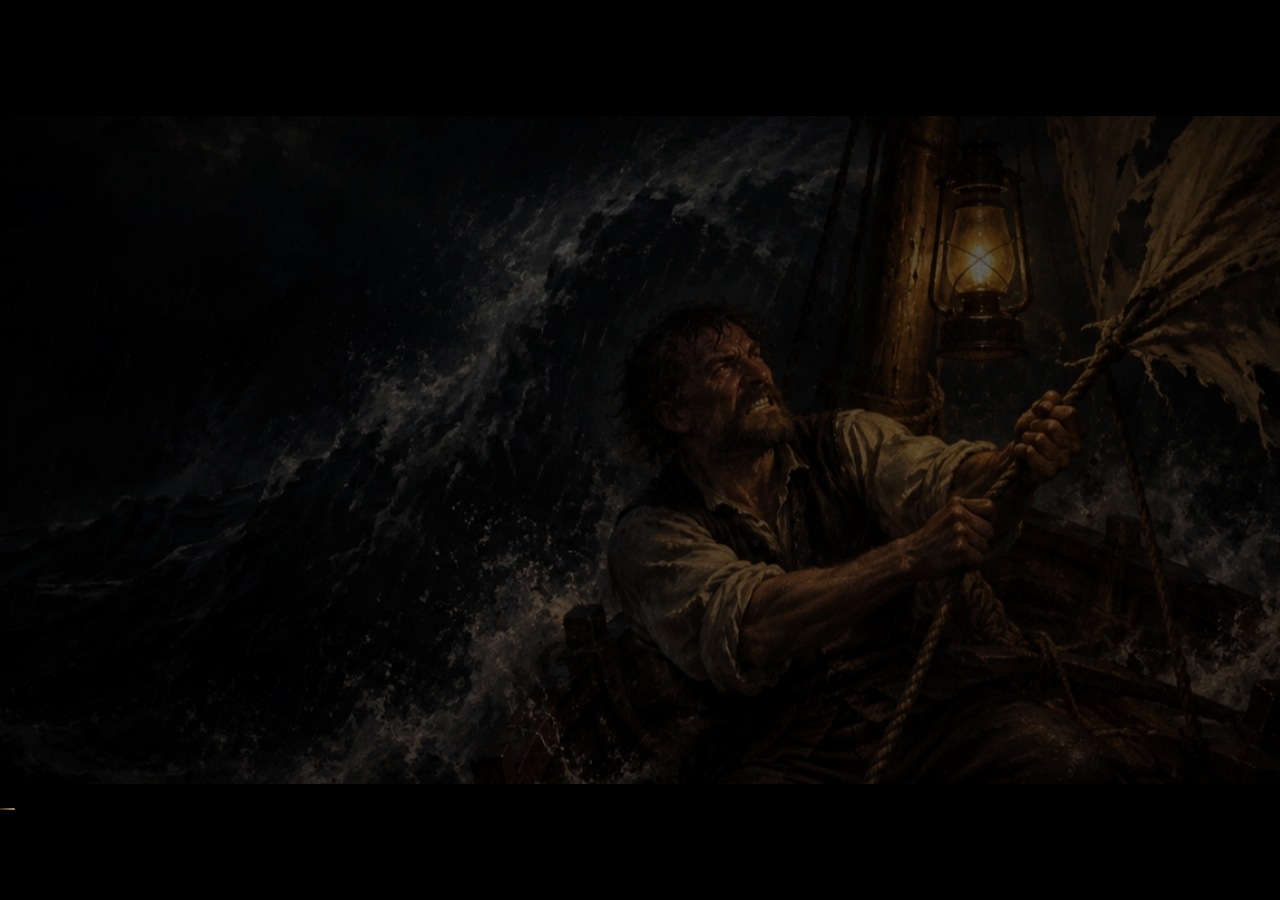
<file: 02/motion-a/index.html>
<!doctype html>
<html lang="es">
<head>
<meta charset="utf-8">
<meta name="viewport" content="width=device-width, initial-scale=1">
<title>Confiar sin controlar · nº 02 · Claroscuro</title>
<link rel="icon" href="data:,">
<meta name="description" content="Presentación en motion graphics sin audio para un grupo de encuentro cristiano: dos jardines y una noche de fe.">
<link rel="stylesheet" href="css/fonts.css">
<link rel="stylesheet" href="css/deck.css">
</head>
<body>
<div id="loader">preparando la luz…</div>
<div id="stage" aria-live="polite">
  <div id="scenes"></div>
  <canvas id="grain"></canvas>
  <div id="progress"></div>
  <div id="blackout"></div>
</div>
<aside id="notes"></aside>
<script src="js/vendor/gsap.min.js"></script>
<script src="js/scenes.js"></script>
<script src="js/engine.js"></script>
</body>
</html>
</file>
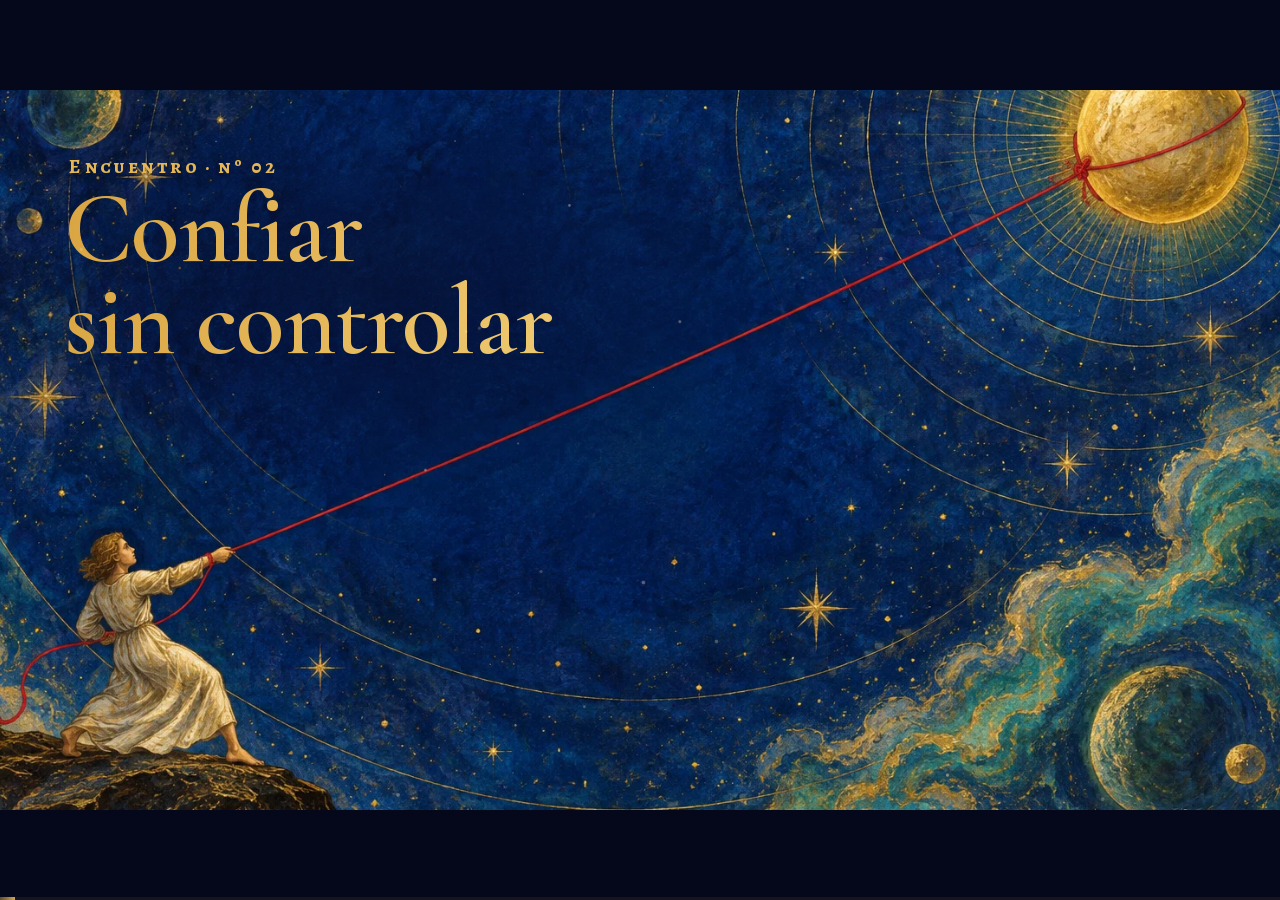
<file: 02/motion-b/index.html>
<!doctype html>
<html lang="es">
<head>
<meta charset="utf-8">
<meta name="viewport" content="width=device-width, initial-scale=1">
<title>Confiar sin controlar · nº 02</title>
<meta name="description" content="Presentación de motion graphics sin audio para un encuentro cristiano. Dirección visual: visionario simbolista.">
<link rel="icon" href="data:,">
<link rel="preload" href="assets/lapis.webp" as="image">
<link rel="stylesheet" href="css/fonts.css">
<link rel="stylesheet" href="css/deck.css">
<link rel="stylesheet" href="css/scenes.css">
</head>
<body>
<div id="stage">

<!-- Biblioteca de emblemas (geometría simbólica, a la manera de los diagramas de Hilma af Klint) -->
<svg width="0" height="0" style="position:absolute" aria-hidden="true">
  <defs>
    <radialGradient id="gOro" cx="40%" cy="35%" r="70%"><stop offset="0" stop-color="#fff3c4"/><stop offset=".45" stop-color="#e8b650"/><stop offset="1" stop-color="#8f6118"/></radialGradient>
    <linearGradient id="gOroL" x1="0" x2="1" y1="0" y2="1"><stop offset="0" stop-color="#f7dc8e"/><stop offset=".5" stop-color="#d9a441"/><stop offset="1" stop-color="#9c6b1e"/></linearGradient>
    <symbol id="g-salud" viewBox="-100 -100 200 200"><path d="M0 60 C0 20 0 -10 0 -30" stroke="#f6eedb" stroke-width="7" fill="none" stroke-linecap="round"/><path d="M0 -8 C-40 -12 -52 -48 -40 -64 C-18 -58 -4 -40 0 -8Z" fill="#f6eedb"/><path d="M0 12 C36 6 50 -26 42 -44 C20 -40 4 -20 0 12Z" fill="#f6eedb" opacity=".85"/></symbol>
    <symbol id="g-amor" viewBox="-100 -100 200 200"><path d="M0 62 C-60 20 -62 -24 -40 -40 C-22 -52 -6 -40 0 -24 C6 -40 22 -52 40 -40 C62 -24 60 20 0 62Z" fill="#f6eedb"/><path d="M0 22 C-12 6 -8 -8 0 -18 C8 -8 12 6 0 22Z" fill="#e3472a"/></symbol>
    <symbol id="g-seguridad" viewBox="-100 -100 200 200"><path d="M-44 60 V-18 L0 -62 L44 -18 V60Z" fill="#f6eedb"/><rect x="-14" y="18" width="28" height="42" rx="14" fill="#2a47b8"/><circle cx="0" cy="-18" r="10" fill="#2a47b8"/></symbol>
    <symbol id="g-sentido" viewBox="-100 -100 200 200"><path d="M0 -66 L12 -12 L66 0 L12 12 L0 66 L-12 12 L-66 0 L-12 -12Z" fill="#f6eedb"/><circle r="9" fill="#d9a441"/></symbol>
    <symbol id="g-gnosis" viewBox="-100 -100 200 200"><circle r="92" fill="#2c1650" stroke="#e4b555" stroke-width="4"/><path d="M0 -58 A58 58 0 0 0 0 58Z" fill="#e4b555"/><path d="M0 -58 A58 58 0 0 1 0 58Z" fill="#c9a6ff" opacity=".55"/><circle r="16" fill="#f6eedb"/><circle r="74" fill="none" stroke="#c9a6ff" stroke-width="2" stroke-dasharray="4 8"/></symbol>
    <symbol id="g-teos" viewBox="-100 -100 200 200"><circle r="92" fill="#15227a" stroke="#e4b555" stroke-width="4"/><path d="M0 -70 L62 40 L-62 40Z" fill="none" stroke="#e4b555" stroke-width="5"/><path d="M-40 2 H40 M-51 21 H51 M-28 -17 H28" stroke="#f6eedb" stroke-width="4" opacity=".75"/><circle cy="-30" r="12" fill="url(#gOro)"/></symbol>
    <symbol id="g-nueva" viewBox="-100 -100 200 200"><circle r="92" fill="#0b3a30" stroke="#e4b555" stroke-width="4"/><path d="M0 0 C6 -6 14 2 10 10 C4 22 -14 18 -18 4 C-24 -16 -4 -32 16 -28 C40 -22 46 6 34 26 C18 50 -20 52 -40 34 C-62 12 -58 -30 -34 -50 C-8 -70 34 -66 58 -40" fill="none" stroke="#58d3a3" stroke-width="6" stroke-linecap="round"/></symbol>
    <symbol id="g-secret" viewBox="-100 -100 200 200"><circle r="92" fill="#3a0f14" stroke="#e4b555" stroke-width="4"/><ellipse rx="34" ry="52" fill="url(#gOro)" stroke="#fbe3a0" stroke-width="3"/><path d="M-80 0 H-50 M-58 -8 L-48 0 L-58 8 M80 0 H50 M58 -8 L48 0 L58 8 M0 -86 V-64 M-8 -72 L0 -62 L8 -72 M0 86 V64 M-8 72 L0 62 L8 72" stroke="#ff7a57" stroke-width="5" fill="none" stroke-linecap="round" stroke-linejoin="round"/></symbol>
    <symbol id="g-intencion" viewBox="-100 -100 200 200"><circle r="92" fill="#15227a" stroke="#e4b555" stroke-width="4"/><path d="M-70 0 C-52 -40 -36 -40 -18 0 S16 40 34 0 S62 -34 72 -12" fill="none" stroke="#fbe3a0" stroke-width="6" stroke-linecap="round"/><path d="M0 52 C-14 38 -10 24 0 14 C10 24 14 38 0 52Z" fill="#ff7a57"/></symbol>
    <symbol id="g-leyes" viewBox="-100 -100 200 200"><circle r="92" fill="#2c1650" stroke="#e4b555" stroke-width="4"/><g stroke="#e4b555" stroke-width="3"><path d="M0 -82 V-58"/><path d="M64 -51 L46 -36"/><path d="M80 18 L57 13"/><path d="M36 74 L26 52"/><path d="M-36 74 L-26 52"/><path d="M-80 18 L-57 13"/><path d="M-64 -51 L-46 -36"/></g><path d="M0 -44 L38 22 L-38 22Z" fill="none" stroke="#f6eedb" stroke-width="5"/><circle r="10" cy="2" fill="url(#gOro)"/></symbol>
    <symbol id="g-llama" viewBox="-100 -100 200 200"><path d="M0 70 C-44 50 -44 4 -18 -24 C-10 -34 -6 -52 0 -70 C10 -48 40 -24 40 16 C40 46 22 64 0 70Z" fill="#e3472a"/><path d="M0 60 C-20 48 -20 22 -4 4 C0 20 16 22 16 40 C16 52 8 58 0 60Z" fill="#fbe3a0"/></symbol>
  </defs>
</svg>

<!-- ================= 1 · PORTADA ================= -->
<section class="scene t-night" id="portada" data-beats="3" data-title="Portada">
  <div class="bg bg-lapis"></div>
  <div class="paint drift"><img src="assets/portada.webp" alt=""></div>
  <div class="portada-veil"></div>
  <div class="abs kicker r" data-b="0" data-d="600" style="left:104px;top:96px">Encuentro · nº 02</div>
  <h1 class="abs title gild r fade" data-b="0" data-d="900" style="left:96px;top:140px;width:1100px">Confiar<br>sin controlar</h1>
  <div class="veil-b r fade" data-b="1"></div>
  <p class="abs lead words" data-b="1" style="left:560px;top:830px;width:1270px">¿Busco a <span class="gold">Dios</span>… o una manera espiritual de <span class="verm">garantizar</span> lo que deseo?</p>
  <div class="abs mapa" style="left:1010px;top:452px;width:820px">
    <div class="lbl gold r" data-b="2">Dos jardines y una noche de fe</div>
    <div class="mapa-row">
      <figure class="r scale" data-b="2" data-d="250"><div class="tondo mini"><img src="assets/eden.webp" alt=""></div><figcaption>Edén</figcaption></figure>
      <figure class="r scale" data-b="2" data-d="500"><div class="tondo mini"><img src="assets/getsemani.webp" alt="" style="object-position:64% 30%"></div><figcaption>Getsemaní</figcaption></figure>
      <figure class="r scale" data-b="2" data-d="750"><div class="tondo mini"><img src="assets/teresita.webp" alt="" style="object-position:70% 28%"></div><figcaption>Lisieux, 1896</figcaption></figure>
    </div>
  </div>
</section>

<!-- ================= 2 · EL DESEO ================= -->
<section class="scene t-night" id="deseo" data-beats="4" data-title="Querer que todo salga bien">
  <div class="bg bg-lapis"></div>
  <div class="chap r fade" data-b="0">Prólogo</div>
  <h2 class="abs h1 gild r" data-b="0" style="left:96px;top:150px;width:900px">Querer que todo<br>salga bien</h2>
  <p class="abs lead r" data-b="0" data-d="700" style="left:96px;top:390px;width:860px">es profundamente humano.</p>
  <p class="abs p words" data-b="1" data-x="3" style="left:96px;top:520px;width:840px">Buscamos una <span class="gold">explicación</span>, una <span class="gold">práctica</span>, una <span class="gold">promesa</span> que nos quite la incertidumbre.</p>
  <p class="abs p words" data-b="3" data-d="300" style="left:96px;top:520px;width:840px">A veces llamo <span class="gold">confianza</span> a un intento más sofisticado de <span class="verm">controlar</span> mi vida.</p>
  <div class="abs card r" data-b="2" style="left:96px;top:720px;width:840px">
    <span class="tag">la promesa · paráfrasis</span>
    <p class="quote" style="margin-top:14px">«Si conozco la clave, quizá pueda asegurar mi vida.»</p>
  </div>
  <svg class="abs" style="left:0;top:0" width="1920" height="1080" viewBox="0 0 1920 1080">
    <circle class="draw" data-b="0" data-d="300" pathLength="1" cx="1370" cy="560" r="330" fill="none" stroke="#e4b555" stroke-width="2.5" opacity=".8"/>
    <circle class="draw" data-b="0" data-d="600" pathLength="1" cx="1370" cy="560" r="400" fill="none" stroke="#e4b555" stroke-width="1" opacity=".45"/>
    <g class="threads">
      <line class="draw" data-b="2" data-d="900" pathLength="1" x1="1370" y1="560" x2="1370" y2="318" stroke="#ff5a36" stroke-width="5"/>
      <line class="draw" data-b="2" data-d="1050" pathLength="1" x1="1370" y1="560" x2="1612" y2="560" stroke="#ff5a36" stroke-width="5"/>
      <line class="draw" data-b="2" data-d="1200" pathLength="1" x1="1370" y1="560" x2="1370" y2="802" stroke="#ff5a36" stroke-width="5"/>
      <line class="draw" data-b="2" data-d="1350" pathLength="1" x1="1370" y1="560" x2="1128" y2="560" stroke="#ff5a36" stroke-width="5"/>
    </g>
    <g class="r scale" data-b="0" data-d="700"><circle cx="1370" cy="230" r="88" fill="#1d7a5c" stroke="#e4b555" stroke-width="3"/><use href="#g-salud" x="1320" y="180" width="100" height="100"/></g>
    <g class="r scale" data-b="0" data-d="900"><circle cx="1700" cy="560" r="88" fill="#c2432b" stroke="#e4b555" stroke-width="3"/><use href="#g-amor" x="1650" y="510" width="100" height="100"/></g>
    <g class="r scale" data-b="0" data-d="1100"><circle cx="1370" cy="890" r="88" fill="#2a47b8" stroke="#e4b555" stroke-width="3"/><use href="#g-seguridad" x="1320" y="840" width="100" height="100"/></g>
    <g class="r scale" data-b="0" data-d="1300"><circle cx="1040" cy="560" r="88" fill="#b8862a" stroke="#e4b555" stroke-width="3"/><use href="#g-sentido" x="990" y="510" width="100" height="100"/></g>
  </svg>
  <div class="abs medlbl r" data-b="0" data-d="800" style="left:1470px;top:212px">salud</div>
  <div class="abs medlbl r" data-b="0" data-d="1000" style="left:1640px;top:660px">amor</div>
  <div class="abs medlbl r" data-b="0" data-d="1200" style="left:1470px;top:872px">seguridad</div>
  <div class="abs medlbl r" data-b="0" data-d="1400" style="left:990px;top:660px">sentido</div>
</section>

<!-- ================= 3 · EL PRIMER JARDÍN ================= -->
<section class="scene t-night" id="eden" data-beats="5" data-title="El primer jardín">
  <div class="bg bg-emerald"></div>
  <div class="chap r fade" data-b="0">I · El primer jardín</div>
  <div class="abs tondo iris big" data-b="0" data-d="200" style="left:980px;top:120px;width:840px;height:840px"><img src="assets/eden.webp" alt=""></div>
  <h2 class="abs h1 gild r" data-b="0" data-d="500" style="left:96px;top:130px;width:860px">El primer jardín</h2>
  <p class="abs src r" data-b="0" data-d="800" style="left:100px;top:252px">Génesis 3,1–6</p>
  <div class="abs r" data-b="1" data-x="3" style="left:96px;top:330px;width:830px">
    <div class="lbl emer">Lo que pregunta la serpiente</div>
    <p class="ps" style="margin-top:8px"><em>«¿Conque Dios os ha dicho que no comáis de ningún árbol del jardín?»</em></p>
    <p class="src" style="margin-top:6px">Gn 3,1</p>
  </div>
  <p class="abs p words" data-b="3" style="left:96px;top:330px;width:830px">No empieza ofreciendo destrucción. Pone en duda la <span class="gold">palabra</span> y las <span class="gold">intenciones</span> de Dios.</p>
  <div class="abs r" data-b="2" style="left:96px;top:560px;width:840px">
    <div class="lbl emer">Lo que insinúa <span class="tag" style="margin-left:12px">paráfrasis</span></div>
    <p class="quote gold" style="margin-top:14px;font-size:72px">«¿Y si Dios te está ocultando algo bueno?»</p>
  </div>
  <div class="abs coinword" data-b="4" style="left:96px;top:810px;width:860px">
    <p class="ps r" data-b="4">Es poderosa cuando el don de Dios…</p>
    <div class="flip r" data-b="4" data-d="200"><span class="f1">se recibe como regalo</span><span class="f2">parece una prohibición celosa</span></div>
  </div>
</section>

<!-- ================= 4 · LA GRIETA ================= -->
<section class="scene t-night" id="grieta" data-beats="4" data-title="La grieta">
  <div class="bg bg-lapis"></div>
  <div class="chap r fade" data-b="0">I · El primer jardín</div>
  <div class="abs goldpanel-wrap r fade" data-b="0" style="left:210px;top:130px;width:1500px;height:430px">
    <div class="goldpanel half-a"><div class="gp-in"><div class="lbl">Catecismo de la Iglesia Católica, 397</div><p class="gp-q">«El hombre, tentado por el diablo,<br>dejó morir en su corazón<br>la <b>confianza</b> hacia su creador.»</p></div></div>
    <div class="goldpanel half-b"><div class="gp-in"><div class="lbl">Catecismo de la Iglesia Católica, 397</div><p class="gp-q">«El hombre, tentado por el diablo,<br>dejó morir en su corazón<br>la <b>confianza</b> hacia su creador.»</p></div></div>
    <svg class="crack" width="1500" height="430" viewBox="0 0 1500 430"><polyline class="draw" data-b="1" pathLength="1" points="560,0 532,70 580,128 526,196 572,258 514,330 558,430" fill="none" stroke="#1a0f05" stroke-width="7" stroke-linejoin="bevel"/></svg>
  </div>
  <div class="abs seq" data-b="2" data-x="3" style="left:210px;top:620px;width:1500px">
    <div class="seq-node r" data-b="2"><span class="lbl">primero</span><span class="h3 verm">la sospecha</span></div>
    <svg class="seq-arrow" width="260" height="60" viewBox="0 0 260 60"><path class="draw" data-b="2" data-d="500" pathLength="1" d="M10 30 H240 M220 12 L244 30 L220 48" fill="none" stroke="#e4b555" stroke-width="4" stroke-linecap="round"/></svg>
    <div class="seq-node r" data-b="2" data-d="900"><span class="lbl">después</span><span class="h3 gold">el fruto</span></div>
  </div>
  <p class="abs p center words" data-b="2" data-d="1300" data-x="3" style="left:160px;top:860px;width:1600px">Cuando dejo de confiar en su bondad, busco asegurar mi bien <span class="verm">por mi cuenta</span>.</p>
  <div class="abs center r" data-b="3" style="left:100px;top:640px;width:1720px">
    <div class="lbl gold">Catecismo 398, citando a san Máximo el Confesor</div>
    <p class="quote" style="margin-top:14px;font-size:58px">quiso «ser como Dios», pero «<span class="gold">sin Dios, antes que Dios y no según Dios</span>»</p>
    <p class="p" style="margin-top:34px;color:var(--ivory-dim)">El deseo de sabiduría no es malo. La ruptura es buscar la plenitud a espaldas de Él.</p>
  </div>
</section>

<!-- ================= 5 · LA HISTORIA AL REVÉS ================= -->
<section class="scene t-night" id="reves" data-beats="4" data-title="La historia al revés">
  <div class="bg bg-violet"></div>
  <div class="chap r fade" data-b="0">I · El primer jardín</div>
  <div class="abs coin-wrap" style="left:980px;top:120px;width:840px;height:840px">
    <div class="coin">
      <div class="face tondo"><img src="assets/eden.webp" alt=""></div>
      <div class="face back tondo violet"><img src="assets/gnosis.webp" alt=""></div>
    </div>
  </div>
  <h2 class="abs h1 r" data-b="0" style="left:96px;top:130px;width:860px"><span class="vio">La historia</span><br>al revés</h2>
  <p class="abs p words" data-b="0" data-d="1600" data-x="1" style="left:96px;top:390px;width:820px">Algunos relatos antiguos toman el mismo jardín y cambian <span class="vio">quién parece digno de confianza</span>.</p>
  <div class="abs card violet r" data-b="1" style="left:96px;top:380px;width:830px">
    <span class="lbl">La hipóstasis de los arcontes · Nag Hammadi, códice II</span>
    <p class="ps">La serpiente aparece como <span class="vio">«la instructora»</span>, y afirma que la prohibición fue dada <span class="vio">«por celos»</span>.</p>
    <p class="src" style="margin-top:8px">Trad. libre de la versión inglesa de Bentley Layton</p>
  </div>
  <div class="abs card violet r" data-b="2" style="left:96px;top:690px;width:830px">
    <span class="lbl">Ireneo de Lyon · Contra las herejías I,30 · s. II</span>
    <p class="ps">Describe grupos para quienes la serpiente ayudó a obtener un conocimiento que <span class="vio">el creador inferior ocultaba</span>.</p>
    <p class="src" style="margin-top:8px">Ireneo escribe como adversario: conviene contrastarlo con el texto gnóstico.</p>
  </div>
  <div class="abs caveat r" data-b="3" style="left:1010px;top:880px;width:780px">No todo gnosticismo contó el jardín de la misma manera.</div>
</section>

<!-- ================= 6 · DOS LECTURAS ================= -->
<section class="scene t-night" id="lecturas" data-beats="3" data-title="Un mismo jardín, dos lecturas">
  <div class="bg bg-night"></div>
  <div class="lect-l"></div><div class="lect-r"></div>
  <div class="chap r fade" data-b="0">I · El primer jardín</div>
  <h2 class="abs h2 center gild r" data-b="0" style="left:260px;top:96px;width:1400px">Un mismo jardín, dos lecturas</h2>
  <svg class="abs" style="left:0;top:0" width="1920" height="1080"><line class="draw" data-b="0" data-d="400" pathLength="1" x1="960" y1="420" x2="960" y2="800" stroke="#e4b555" stroke-width="2"/></svg>
  <div class="abs h3 emer center r" data-b="0" data-d="400" style="left:160px;top:300px;width:620px">Génesis</div>
  <div class="abs h3 vio center r" data-b="0" data-d="600" style="left:1140px;top:300px;width:620px">Cierta relectura gnóstica</div>
  <div class="row" style="top:440px"><div class="rq r" data-b="0" data-d="900">la serpiente…</div><div class="ra l emer r left" data-b="0" data-d="1100">siembra desconfianza</div><div class="ra rr vio r right" data-b="0" data-d="1300">despierta conocimiento</div></div>
  <div class="row" style="top:570px"><div class="rq r" data-b="1">la sospecha recae sobre…</div><div class="ra l emer r left" data-b="1" data-d="200">Dios</div><div class="ra rr vio r right" data-b="1" data-d="400">el creador</div></div>
  <div class="row" style="top:700px"><div class="rq r" data-b="1" data-d="700">comer el fruto es…</div><div class="ra l emer r left" data-b="1" data-d="900">desobediencia</div><div class="ra rr vio r right" data-b="1" data-d="1100">liberación</div></div>
  <p class="abs p center words" data-b="1" data-d="1500" data-x="2" style="left:260px;top:870px;width:1400px">Se conserva la escena; cambia <span class="gold">quién parece digno de confianza</span>.</p>
  <div class="abs cartouche r" data-b="2" style="left:360px;top:850px;width:1300px">
    <p class="lead">¿Recibo mi vida de <span class="gold">Dios</span>… o descubro una <span class="verm">clave</span> que Él no me dio?</p>
  </div>
</section>

<!-- ================= 7 · UNA PROMESA QUE CAMBIA DE IDIOMA ================= -->
<section class="scene t-night" id="idioma" data-beats="6" data-title="Una promesa que cambia de idioma">
  <div class="bg bg-lapis"></div>
  <div class="chap r fade" data-b="0">II · La promesa cambia de idioma</div>
  <h2 class="abs h2 gild r" data-b="0" style="left:96px;top:110px;width:1700px">Una promesa que cambia de idioma</h2>
  <div class="abs promesa r" data-b="0" data-d="600" style="left:400px;top:222px;width:1300px">
    <span class="tag">la misma promesa · paráfrasis</span>
    <span class="pq">«Si conozco la clave, quizá pueda asegurar mi vida.»</span>
  </div>
  <svg class="abs" style="left:0;top:0" width="1920" height="1080">
    <g stroke="#e4b555" stroke-width="3" fill="none" stroke-dasharray="2 14" stroke-linecap="round">
      <path class="r fade" data-b="2" d="M390 520 C470 470 560 470 650 520"/>
      <path class="r fade" data-b="3" d="M830 520 C910 570 1000 570 1090 520"/>
      <path class="r fade" data-b="4" d="M1270 520 C1350 470 1440 470 1530 520"/>
    </g>
    <g stroke="#e4b555" stroke-width="2" opacity=".75">
      <line class="draw" data-b="5" pathLength="1" x1="300" y1="430" x2="560" y2="360"/>
      <line class="draw" data-b="5" data-d="150" pathLength="1" x1="740" y1="430" x2="840" y2="360"/>
      <line class="draw" data-b="5" data-d="300" pathLength="1" x1="1180" y1="430" x2="1100" y2="360"/>
      <line class="draw" data-b="5" data-d="450" pathLength="1" x1="1620" y1="430" x2="1380" y2="360"/>
    </g>
  </svg>
  <div class="station r scale" data-b="1" style="left:300px"><svg width="170" height="170"><use href="#g-gnosis" width="170" height="170"/></svg><div class="st-n">Gnosis antigua</div><div class="st-d">siglos II–III</div><div class="st-w">«conocimiento oculto»</div></div>
  <div class="station r scale" data-b="2" style="left:740px"><svg width="170" height="170"><use href="#g-teos" width="170" height="170"/></svg><div class="st-n">Teosofía</div><div class="st-d">1875 · Blavatsky y Olcott</div><div class="st-w">«sabiduría secreta, leyes espirituales»</div></div>
  <div class="station r scale" data-b="3" style="left:1180px"><svg width="170" height="170"><use href="#g-nueva" width="170" height="170"/></svg><div class="st-n">Nueva Era</div><div class="st-d">siglo XX</div><div class="st-w">«energía, conciencia, despertar»</div></div>
  <div class="station r scale" data-b="4" style="left:1620px"><svg width="170" height="170"><use href="#g-secret" width="170" height="170"/></svg><div class="st-n">The Secret</div><div class="st-d">2006</div><div class="st-w">«los pensamientos atraen»</div></div>
  <p class="abs src r" data-b="3" data-d="400" data-x="5" style="left:96px;top:1000px;width:1700px">Raíces esotéricas y gnósticas de la Nueva Era; fundación teosófica en Nueva York, 1875: <em>Jesucristo, portador del agua de la vida</em> (Santa Sede, 2003).</p>
  <div class="abs caveat wide r" data-b="5" data-d="500" style="left:160px;top:888px;width:1600px">No es una línea recta ni una genealogía única: es una familia de motivos que reaparece.<br><span class="gold">Escucha qué promete cada propuesta, no sólo qué palabras usa.</span></div>
</section>

<!-- ================= 8 · LA RECETA ================= -->
<section class="scene t-vellum" id="receta" data-beats="4" data-title="La receta espiritual">
  <div class="bg bg-vellum"></div>
  <div class="chap r fade" data-b="0">II · La promesa cambia de idioma</div>
  <h2 class="abs h1 gild r" data-b="0" style="left:96px;top:110px;width:1300px">La receta espiritual</h2>
  <span class="abs tag r" data-b="0" data-d="300" style="left:1240px;top:150px">así suena la promesa · paráfrasis</span>
  <div class="abs formula" data-b="0" data-x="2">
    <div class="fx" style="left:190px"><div class="fx-c r scale" data-b="0" data-d="400"></div><div class="fx-t r" data-b="0" data-d="700"><span class="rn">I</span>Aprende la clave</div></div>
    <svg class="fx-ar" style="left:560px" width="200" height="60"><path class="draw" data-b="0" data-d="1100" pathLength="1" d="M10 30 H180 M162 14 L184 30 L162 46" fill="none" stroke="#b8321a" stroke-width="5" stroke-linecap="round"/></svg>
    <div class="fx" style="left:750px"><div class="fx-c r scale" data-b="0" data-d="1300"><svg width="170" height="170"><use href="#g-llama" width="170" height="170"/></svg></div><div class="fx-t r" data-b="0" data-d="1500"><span class="rn">II</span>Practica</div></div>
    <svg class="fx-ar" style="left:1120px" width="200" height="60"><path class="draw" data-b="0" data-d="1900" pathLength="1" d="M10 30 H180 M162 14 L184 30 L162 46" fill="none" stroke="#b8321a" stroke-width="5" stroke-linecap="round"/></svg>
    <div class="fx" style="left:1310px"><div class="fx-c r scale" data-b="0" data-d="2100"></div><div class="fx-t r" data-b="0" data-d="2300"><span class="rn">III</span>Obtén el futuro deseado</div></div>
  </div>
  <div class="abs r" data-b="1" data-x="2" style="left:160px;top:760px;width:1600px">
    <p class="p center">Esto no describe toda meditación ni toda búsqueda de bienestar.</p>
    <p class="ps center" style="margin-top:14px;color:#4a3b2c">Hablo de propuestas que atribuyen al estado interior el poder de <b>atraer o producir</b> acontecimientos externos.</p>
  </div>
  <div class="abs duo" style="left:160px;top:280px;width:1600px">
    <div class="duo-c r left" data-b="2">
      <svg width="560" height="220" viewBox="0 0 560 220"><g fill="none" stroke="#b8321a" stroke-width="4"><circle cx="70" cy="110" r="52"/><circle cx="280" cy="110" r="52"/><circle cx="490" cy="110" r="52" fill="url(#gOro)" stroke="#8f6118"/><path d="M130 110 H212 M198 98 L214 110 L198 122 M340 110 H422 M408 98 L424 110 L408 122" stroke-linecap="round"/></g><circle cx="280" cy="110" r="22" fill="#b8321a"/><path d="M52 110 H88 M70 92 V128" stroke="#b8321a" stroke-width="4"/></svg>
      <div class="h2 verm">Técnica</div>
      <p class="ps">aplico un procedimiento<br>para conseguir algo</p>
    </div>
    <div class="duo-c r right" data-b="2" data-d="400">
      <svg width="560" height="220" viewBox="0 0 560 220"><circle cx="190" cy="110" r="62" fill="none" stroke="#8f6118" stroke-width="4"/><circle cx="370" cy="110" r="78" fill="url(#gOro)" stroke="#8f6118" stroke-width="3"/><path class="pulse amb" d="M256 96 C290 84 300 84 296 96 M256 124 C290 136 300 136 296 124" fill="none" stroke="#8f6118" stroke-width="4" stroke-linecap="round"/></svg>
      <div class="h2 gold">Relación</div>
      <p class="ps">escucho a Alguien<br>y le confío lo que pido</p>
    </div>
  </div>
  <p class="abs lead center words" data-b="3" style="left:160px;top:840px;width:1600px">¿Estoy escuchando a <span class="gold">Alguien</span>… o aplicando una <span class="verm">técnica</span> para conseguir algo?</p>
</section>

<!-- ================= 9 · THE SECRET ================= -->
<section class="scene t-night" id="secret" data-beats="4" data-title="The Secret">
  <div class="bg bg-night"></div>
  <div class="paint drift"><img src="assets/espejo.webp" alt="" style="object-position:60% 50%"></div>
  <div class="veil-l"></div>
  <div class="water"><svg width="1920" height="80" viewBox="0 0 1920 80" preserveAspectRatio="none"><path class="amb wave" d="M0 40 C160 10 320 70 480 40 S800 10 960 40 S1280 70 1440 40 S1760 10 1920 40 V80 H0Z" fill="rgba(12,28,110,.82)"/></svg><div class="water-body"></div></div>
  <div class="chap r fade" data-b="0">II · La promesa cambia de idioma</div>
  <h2 class="abs h1 gild r" data-b="0" style="left:96px;top:130px;width:800px">The Secret</h2>
  <p class="abs src r" data-b="0" data-d="400" style="left:100px;top:250px">Rhonda Byrne, 2006</p>
  <p class="abs src r" data-b="0" data-d="900" data-x="3" style="left:100px;top:990px;width:760px">Alegoría del atractivo de esa promesa; no es una práctica descrita por el libro.</p>
  <div class="abs card r" data-b="1" data-x="2" style="left:96px;top:330px;width:800px">
    <span class="lbl">Lo que afirma su página oficial</span>
    <p class="quote" style="font-size:58px">«Lo que piensas, lo atraes.»</p>
    <p class="quote" style="font-size:58px;margin-top:6px">«Tus pensamientos se convierten en cosas.»</p>
    <p class="src" style="margin-top:14px">Trad. libre. Atraerían objetos, personas y experiencias.</p>
    <span class="tag verm" style="margin-top:18px;white-space:nowrap">propuesta del autor · no comprobada</span>
  </div>
  <div class="abs claims" style="left:96px;top:330px;width:800px">
    <div class="claim r" data-b="2"><span class="lbl emer">lo que todos aceptamos</span><div class="cl-row"><span>pensar distinto</span><i>→</i><span>cambia mis decisiones</span></div></div>
    <div class="claim r" data-b="2" data-d="700"><span class="lbl gold">lo que propone</span><div class="cl-row"><span>mi pensamiento</span><i>→</i><span class="gold">atrae circunstancias externas</span></div></div>
  </div>
  <div class="abs r" data-b="3" data-d="1200" style="left:96px;top:850px;width:820px">
    <span class="lbl verm">consecuencia posible</span>
    <p class="p" style="margin-top:6px">Vigilar cada temor por miedo a <span class="verm">atraerlo</span>.</p>
    <p class="src">No es una experiencia atribuible a todos sus lectores.</p>
  </div>
</section>

<!-- ================= 10 · TRES LENGUAJES ================= -->
<section class="scene t-night" id="tres" data-beats="5" data-title="Tres lenguajes de una búsqueda">
  <div class="bg bg-night"></div>
  <div class="chap r fade" data-b="0">II · La promesa cambia de idioma</div>
  <h2 class="abs h2 center gild r" data-b="0" style="left:160px;top:96px;width:1600px">Tres lenguajes de una búsqueda</h2>
  <svg class="abs" style="left:0;top:0" width="1920" height="1080" fill="none" stroke="#e4b555" stroke-width="3">
    <path class="draw" data-b="0" data-d="300" pathLength="1" d="M150 850 V380 C150 290 280 230 400 214 C520 230 650 290 650 380 V850 Z"/>
    <path class="draw" data-b="0" data-d="500" pathLength="1" d="M710 850 V380 C710 290 840 230 960 214 C1080 230 1210 290 1210 380 V850 Z"/>
    <path class="draw" data-b="0" data-d="700" pathLength="1" d="M1270 850 V380 C1270 290 1400 230 1520 214 C1640 230 1770 290 1770 380 V850 Z"/>
  </svg>
  <div class="panel r" data-b="1" style="left:150px">
    <svg width="130" height="130"><use href="#g-secret" width="130" height="130"/></svg>
    <div class="pn-n">The Secret</div><div class="pn-k verm">atracción</div>
    <p class="pn-t">Los pensamientos atraerían objetos, personas y experiencias.</p>
    <p class="pn-s">según su página oficial</p>
  </div>
  <div class="panel r" data-b="2" style="left:710px">
    <svg width="130" height="130"><use href="#g-intencion" width="130" height="130"/></svg>
    <div class="pn-n">Joe Dispenza</div><div class="pn-k gold">intención y emoción</div>
    <p class="pn-t">Su editorial presenta crear la realidad elegida con lenguaje de física cuántica y neurociencia.</p>
    <p class="pn-s">presentación editorial, no demostración científica</p>
  </div>
  <div class="panel r" data-b="3" style="left:1270px">
    <svg width="130" height="130"><use href="#g-leyes" width="130" height="130"/></svg>
    <div class="pn-n">Metafísica esotérica</div><div class="pn-k vio">leyes mentales</div>
    <p class="pn-t">La tradición de Conny Méndez une leyes mentales y vocabulario religioso.</p>
    <p class="pn-s"><em>Metafísica 4 en 1</em></p>
  </div>
  <div class="abs center r" data-b="4" style="left:160px;top:880px;width:1600px">
    <div class="lbl gold">No son autores idénticos. Una pregunta los pone en diálogo:</div>
    <p class="lead" style="margin-top:10px">¿Qué espero que <span class="gold">produzca</span> mi práctica interior?</p>
  </div>
</section>

<!-- ================= 11 · TAMBIÉN DICEN «SUELTA» ================= -->
<section class="scene t-night" id="suelta" data-beats="5" data-title="También dicen «suelta»">
  <div class="bg bg-night"></div>
  <div class="paint drift"><img src="assets/puerta.webp" alt="" style="object-position:50% 40%"></div>
  <div class="veil-t strong"></div>
  <div class="veil-b r fade" data-b="3"></div>
  <svg class="abs" style="left:0;top:0" width="1920" height="1080"><path class="draw thread-glow" data-b="3" pathLength="1" d="M504 753 C800 700 1250 590 1733 287" fill="none" stroke="#ff5a36" stroke-width="5" stroke-linecap="round"/></svg>
  <div class="chap r fade" data-b="0">II · La promesa cambia de idioma</div>
  <h2 class="abs h1 gild r" data-b="0" style="left:96px;top:100px;width:1500px">También dicen «suelta»</h2>
  <div class="abs chips" data-b="1" data-x="4" style="left:96px;top:250px">
    <span class="chip r" data-b="1">intención clara</span><span class="plus r" data-b="1" data-d="250">+</span>
    <span class="chip r" data-b="1" data-d="400">emoción elevada</span><span class="plus r" data-b="1" data-d="650">→</span>
    <span class="chip gold-chip r" data-b="1" data-d="800">entregar el «cómo»</span>
  </div>
  <p class="abs src r" data-b="1" data-d="1100" data-x="4" style="left:100px;top:350px;width:1300px">Joe Dispenza, «The Balance Between Intention and Surrender»: habla de confiar y de no forzar los medios.</p>
  <div class="abs card r" data-b="2" data-x="3" style="left:560px;top:430px;width:900px">
    <span class="lbl">por eso sería una mala comparación</span>
    <p class="quote" style="font-size:56px"><span class="strike">«ellos controlan, nosotros soltamos»</span></p>
  </div>
  <div class="abs threadlbl r" data-b="3" data-d="600" style="left:96px;top:500px"><span class="lbl emer">el cómo</span><span class="ps">se suelta</span></div>
  <div class="abs threadlbl r" data-b="3" data-d="1300" style="left:1470px;top:545px;text-align:right"><span class="lbl verm">el desenlace</span><span class="ps">sigue atado</span></div>
  <div class="abs r" data-b="3" data-d="1800" style="left:760px;top:880px;width:1060px;text-align:right">
    <p class="lead">«Suelta el cómo. <span class="verm">Conserva el resultado imaginado.</span>»</p>
    <p class="src" style="margin-top:6px">Síntesis de la tensión, no cita de Dispenza</p>
  </div>
  <p class="abs lead words" data-b="4" style="left:96px;top:250px;width:1500px">Cuando suelto el método, ¿entrego también <span class="verm">el desenlace</span>?</p>
</section>

<!-- ================= 12 · ¿QUÉ ENTREGO? ================= -->
<section class="scene t-vellum" id="entrego" data-beats="4" data-title="¿Qué entrego realmente?">
  <div class="bg bg-vellum"></div>
  <div class="chap r fade" data-b="0">II · La promesa cambia de idioma</div>
  <h2 class="abs h1 center gild r" data-b="0" style="left:160px;top:100px;width:1600px">¿Qué entrego realmente?</h2>
  <svg class="abs" style="left:0;top:0" width="1920" height="1080">
    <path class="draw" data-b="0" data-d="400" pathLength="1" d="M1500 330 C1640 395 1680 555 1500 740 C1320 555 1360 395 1500 330Z" fill="rgba(228,181,85,.16)" stroke="#8f6118" stroke-width="3"/>
    <path class="draw" data-b="1" data-d="900" pathLength="1" d="M330 745 C240 790 160 830 60 860" fill="none" stroke="#c2361c" stroke-width="6" stroke-linecap="round"/>
  </svg>
  <div class="abs lbl gold center r" data-b="0" data-d="800" style="left:1300px;top:752px;width:400px">en manos de Dios</div>
  <div class="abs objlbl r" data-b="0" data-d="600" data-x="1" style="left:520px;top:430px"><span class="lbl">el cómo</span><span class="ps">la manera de conseguirlo</span></div>
  <div class="abs objlbl r" data-b="0" data-d="900" style="left:520px;top:680px"><span class="lbl verm">el desenlace</span><span class="ps">mi futuro</span></div>
  <div class="abs objlbl r" data-b="1" data-d="1200" style="left:1650px;top:520px"><span class="lbl">el cómo</span></div>
  <p class="abs lead center words" data-b="1" data-d="400" style="left:160px;top:236px;width:1600px">¿Entrego mi <span class="verm">futuro</span>… o sólo la <span class="gold">manera</span> de conseguirlo?</p>
  <p class="abs p words" data-b="2" data-x="3" style="left:520px;top:880px;width:900px">Puedo soltar los detalles y seguir exigiendo un <span class="verm">resultado específico</span>.</p>
  <div class="abs card light contrato r" data-b="3" style="left:170px;top:830px;width:1580px">
    <span class="tag verm">ejemplo · paráfrasis</span> <span class="ps" style="margin-left:10px">La oración también puede volverse un trato:</span>
    <p class="quote" style="font-size:52px;margin-top:10px;white-space:nowrap">«Haré todo correctamente y entonces Dios me dará lo que pido.»</p>
    <div class="seal"></div>
  </div>
</section>

<!-- ================= 13 · EL SEGUNDO JARDÍN ================= -->
<section class="scene t-night" id="getsemani" data-beats="4" data-title="El segundo jardín">
  <div class="bg bg-night"></div>
  <div class="paint drift"><img src="assets/getsemani.webp" alt="" style="object-position:50% 40%"></div>
  <div class="getse-veil"></div>
  <div class="halo-pulse amb" style="left:1226px;top:229px"></div>
  <div class="chap r fade" data-b="0">III · El segundo jardín</div>
  <h2 class="abs h1 gild r" data-b="0" data-d="600" style="left:96px;top:110px;width:900px">El segundo jardín</h2>
  <p class="abs src r" data-b="0" data-d="900" style="left:100px;top:226px">Marcos 14,32–42</p>
  <div class="abs verses" data-b="1" data-x="3" style="left:96px;top:300px;width:820px">
    <div class="vs r" data-b="1"><span class="lbl">pide compañía</span><p class="ps"><em>«Quedaos aquí y velad»</em> <span class="vref">14,34</span></p></div>
    <div class="vs r" data-b="1" data-d="500"><span class="lbl">siente</span><p class="ps"><em>«empezó a sentir espanto y angustia»</em> <span class="vref">14,33</span></p></div>
    <div class="vs r" data-b="1" data-d="1000"><span class="lbl">ruega</span><p class="ps"><em>«que, si era posible, se alejase de él aquella hora»</em> <span class="vref">14,35</span></p></div>
  </div>
  <div class="abs sleepers r" data-b="2" style="left:96px;top:950px;white-space:nowrap"><span class="lbl">sus amigos duermen</span> <span class="ps">no logran velar con él</span> <span class="vref">14,37.40</span></div>
  <p class="abs lead words" data-b="3" style="left:96px;top:320px;width:820px">La confianza empieza <span class="gold">dentro del miedo</span>, no después de haberlo eliminado.</p>
</section>

<!-- ================= 14 · EL DESEO Y LA ENTREGA ================= -->
<section class="scene t-night" id="caliz" data-beats="5" data-title="El deseo y la entrega">
  <div class="bg bg-night"></div>
  <div class="caliz-glow amb"></div>
  <div class="chap r fade" data-b="0">III · El segundo jardín</div>
  <h2 class="abs h2 center gild r" data-b="0" data-x="4" style="left:360px;top:96px;width:1200px">El deseo y la entrega</h2>
  <div class="abs r left" data-b="1" data-x="4" style="left:96px;top:330px;width:620px">
    <span class="lbl emer">el deseo</span>
    <p class="quote" style="margin-top:10px">«¡Abba!, Padre: tú lo puedes todo, aparta de mí este cáliz.»</p>
  </div>
  <div class="abs r right" data-b="2" data-x="4" style="left:1204px;top:330px;width:620px;text-align:right">
    <span class="lbl gold">la entrega</span>
    <p class="quote gold" style="margin-top:10px">«Pero no sea como yo quiero, sino como tú quieres.»</p>
    <p class="src" style="margin-top:10px">Marcos 14,36</p>
  </div>
  <svg class="abs" style="left:0;top:0" width="1920" height="1080"><path class="draw" data-b="2" data-d="700" data-x="4" pathLength="1" d="M420 330 C600 200 1320 200 1500 330" fill="none" stroke="#e4b555" stroke-width="3" stroke-dasharray="1 1"/></svg>
  <p class="abs p center words" data-b="2" data-d="1300" data-x="3" style="left:260px;top:860px;width:1400px">La frase decisiva <span class="gold">no borra el deseo</span>: lo entrega al Padre.</p>
  <div class="abs center r" data-b="3" data-x="4" style="left:260px;top:820px;width:1400px">
    <p class="quote gold">«¡Levantaos, vamos!» <span class="src" style="font-size:28px">14,42</span></p>
    <p class="p" style="margin-top:8px">Confiar no es inmovilidad ni fingir calma.</p>
  </div>
  <div class="abs nosi r left" data-b="4" data-d="300" style="left:96px;top:170px;width:720px">
    <div class="big verm">no</div>
    <p class="ps">«Adán y Eva pensaron que el “no” a Dios sería la cumbre de la libertad»</p>
  </div>
  <div class="abs nosi r right" data-b="4" data-d="900" style="left:1104px;top:170px;width:720px;text-align:right">
    <div class="big gold">sí</div>
    <p class="ps">«Jesús, en el monte de los Olivos, reconduce la voluntad humana al “sí” pleno a Dios.»</p>
  </div>
  <p class="abs src center r" data-b="4" data-d="1400" style="left:360px;top:960px;width:1200px">Benedicto XVI, Audiencia general, 1 de febrero de 2012</p>
</section>

<!-- ================= 15 · DOS JARDINES ================= -->
<section class="scene t-night" id="jardines" data-beats="4" data-title="Dos jardines">
  <div class="bg bg-night"></div>
  <div class="chap r fade" data-b="0">III · El segundo jardín</div>
  <h2 class="abs h2 center gild r" data-b="0" style="left:360px;top:80px;width:1200px">Dos jardines</h2>
  <div class="abs tondo iris" data-b="0" data-d="200" style="left:350px;top:210px;width:440px;height:440px"><img src="assets/eden.webp" alt=""></div>
  <div class="abs tondo iris" data-b="0" data-d="500" style="left:1130px;top:210px;width:440px;height:440px"><img src="assets/getsemani.webp" alt="" style="object-position:62% 30%"></div>
  <div class="abs h3 center r" data-b="0" data-d="700" style="left:270px;top:672px;width:600px">Edén</div>
  <div class="abs h3 center r" data-b="0" data-d="900" style="left:1050px;top:672px;width:600px">Getsemaní</div>
  <svg class="abs" style="left:0;top:0" width="1920" height="1080" fill="none" stroke-width="3" stroke-linecap="round">
    <path class="draw" data-b="1" data-d="900" pathLength="1" d="M760 770 C900 790 1020 830 1150 850" stroke="#e4b555" opacity=".7"/>
    <path class="draw" data-b="1" data-d="1100" pathLength="1" d="M760 850 C900 830 1020 790 1150 770" stroke="#ff7a57" opacity=".7"/>
  </svg>
  <div class="abs pair r" data-b="1" style="left:270px;top:740px;width:600px"><span class="gold">abundancia</span><br>y <span class="verm">desconfianza</span></div>
  <div class="abs pair r" data-b="1" data-d="500" style="left:1050px;top:740px;width:600px"><span class="verm">angustia</span><br>y <span class="gold">confianza</span></div>
  <p class="abs p center words" data-b="2" data-x="3" style="left:210px;top:920px;width:1500px">La comodidad no garantiza que yo confíe. La angustia no demuestra que no confío.</p>
  <p class="abs p center words" data-b="3" style="left:210px;top:920px;width:1500px">Mi estado emocional <span class="gold">no es la medida completa</span> de mi relación con Dios.</p>
</section>

<!-- ================= 16 · TERESITA, 1896 ================= -->
<section class="scene t-night" id="teresita" data-beats="4" data-title="Teresita, 1896">
  <div class="bg bg-night"></div>
  <div class="paint drift"><img src="assets/teresita.webp" alt="" style="object-position:60% 50%"></div>
  <div class="veil-l"></div>
  <div class="candle-glow amb" style="left:1149px;top:319px"></div>
  <div class="chap r fade" data-b="0">IV · La noche de Teresita</div>
  <h2 class="abs h1 gild r" data-b="0" data-d="500" style="left:96px;top:110px;width:900px">Teresita, 1896</h2>
  <p class="abs src r" data-b="0" data-d="800" style="left:100px;top:228px">Teresa del Niño Jesús · Carmelo de Lisieux</p>
  <div class="abs timeline" style="left:96px;top:310px;width:820px">
    <div class="tl r" data-b="1"><span class="tl-d">1888</span><p class="ps">Entra al Carmelo con 15 años.</p></div>
    <div class="tl r" data-b="1" data-d="500"><span class="tl-d">Semana Santa de 1896</span><p class="ps">En la noche del Jueves al Viernes Santo aparece <span class="verm">sangre</span>: signo de la tuberculosis que terminaría con su vida.</p></div>
    <div class="tl r" data-b="2"><span class="tl-d">al principio</span><p class="ps"><span class="gold">Alegría</span>: pensó que se acercaba el encuentro con Jesús.</p></div>
    <div class="tl r" data-b="3"><span class="tl-d">después, en Pascua</span><p class="ps">Comenzó una gran <span class="verm">prueba de la fe</span>.</p></div>
  </div>
</section>

<!-- ================= 17 · CUANDO EL CIELO SE OSCURECE ================= -->
<section class="scene t-night" id="noche" data-beats="4" data-title="Cuando el cielo se oscurece">
  <div class="bg bg-night"></div>
  <div class="paint drift"><img src="assets/firmamento.webp" alt="" style="object-position:50% 30%"></div>
  <div class="dark-rise"></div>
  <div class="veil-t"></div>
  <div class="candle-glow amb small" style="left:960px;top:995px"></div>
  <div class="chap r fade" data-b="0">IV · La noche de Teresita</div>
  <h2 class="abs h1 center gild r" data-b="0" data-d="400" style="left:160px;top:100px;width:1600px">Cuando el cielo se oscurece</h2>
  <p class="abs lead center words" data-b="1" data-x="3" style="left:260px;top:430px;width:1400px">No sólo perdía la salud. <span class="gold">Dejaba de sentir cercano el cielo.</span></p>
  <div class="abs center r" data-b="2" data-x="3" style="left:260px;top:640px;width:1400px">
    <p class="quote">su alma «se viese invadida por las más densas tinieblas»</p>
    <p class="src" style="margin-top:8px">Manuscrito C, 5vº · citado en <em>C’est la confiance</em>, 25, que la llama «prueba contra la fe»</p>
  </div>
  <div class="abs center r" data-b="3" style="left:260px;top:450px;width:1400px">
    <p class="lead">No decidió abandonar la fe: <span class="gold">describió un combate.</span></p>
    <p class="p" style="margin-top:26px;color:var(--ivory-dim)">No es un día en que la oración no produjo una emoción agradable.</p>
  </div>
</section>

<!-- ================= 18 · CREER SIN SENTIR CONSUELO ================= -->
<section class="scene t-night" id="canto" data-beats="3" data-title="Creer sin sentir consuelo">
  <div class="bg bg-night"></div>
  <div class="candle-glow amb big" style="left:400px;top:430px"></div>
  <div class="chap r fade" data-b="0">IV · La noche de Teresita</div>
  <h2 class="abs h1 gild r" data-b="0" data-d="500" style="left:760px;top:110px;width:1100px">Creer sin sentir consuelo</h2>
  <div class="abs" style="left:760px;top:290px;width:1060px">
    <p class="quote words" data-b="1" style="font-size:60px">«Cuando canto la felicidad del cielo y la eterna posesión de Dios, no experimento la menor alegría, pues canto simplemente <span class="gold">lo que quiero creer</span>.»</p>
    <p class="src r" data-b="1" data-d="2000" style="margin-top:14px">Manuscrito C, 7vº · citado en <em>C’est la confiance</em>, 42</p>
  </div>
  <div class="abs cmp" style="left:760px;top:830px;width:1060px">
    <div class="r" data-b="2"><span class="lbl verm">no es</span><p class="ps">una técnica para recuperar el consuelo</p></div>
    <div class="r" data-b="2" data-d="500"><span class="lbl gold">es</span><p class="ps">permanecer en una ausencia que no controla</p></div>
  </div>
</section>

<!-- ================= 19 · EL CÁLIZ DE TERESITA ================= -->
<section class="scene t-night" id="caliz2" data-beats="4" data-title="El cáliz de Teresita">
  <div class="bg bg-night"></div>
  <div class="chap r fade" data-b="0">IV · La noche de Teresita</div>
  <h2 class="abs h2 center gild r" data-b="0" style="left:360px;top:90px;width:1200px">El cáliz de Teresita</h2>
  <svg class="abs" style="left:0;top:0" width="1920" height="1080"><path class="draw" data-b="0" data-d="1200" pathLength="1" d="M700 330 C860 230 1060 230 1220 330" fill="none" stroke="#e4b555" stroke-width="3"/></svg>
  <div class="abs lbl gold center r" data-b="0" data-d="1600" style="left:760px;top:210px;width:400px">de Getsemaní a Lisieux</div>
  <div class="abs lbl center r" data-b="0" data-d="800" style="left:360px;top:660px;width:400px">Getsemaní</div>
  <div class="abs lbl center r" data-b="0" data-d="1000" style="left:1160px;top:660px;width:400px">Lisieux, 1896</div>
  <div class="abs center r" data-b="1" data-x="2" style="left:210px;top:760px;width:1500px">
    <p class="src">Carta 197 · 17 de septiembre de 1896 · a su hermana María <span class="tag" style="margin-left:10px">paráfrasis</span></p>
    <p class="p" style="margin-top:10px">Sus grandes deseos <span class="gold">no son el fundamento</span> de su confianza. Recuerda a Jesús pidiendo que se aparte el cáliz: <span class="gold">Getsemaní en su propia voz.</span></p>
  </div>
  <div class="abs center r" data-b="2" data-x="3" style="left:210px;top:770px;width:1500px">
    <p class="quote gold" style="font-size:64px">«La confianza, y nada más que la confianza, puede conducirnos al Amor.»</p>
    <p class="src" style="margin-top:8px">Carta 197 · citada en <em>C’est la confiance</em>, 1</p>
  </div>
  <div class="abs center r" data-b="3" style="left:210px;top:760px;width:1500px">
    <p class="lead">La confianza <span class="gold">no exige entusiasmo por sufrir</span>.</p>
    <p class="ps" style="margin-top:14px;color:var(--ivory-dim)">No recibe la salud como premio por sentir correctamente. Ama y confía con fragilidad, enfermedad y noche interior.</p>
  </div>
</section>

<!-- ================= 20 · LA PREGUNTA ================= -->
<section class="scene t-night" id="pregunta" data-beats="4" data-title="La pregunta para nosotros">
  <div class="bg bg-night"></div>
  <div class="paint drift slowzoom"><img src="assets/cuerda.webp" alt="" style="object-position:50% 60%"></div>
  <div class="veil-t pregunta-veil"></div>
  <div class="chap r fade" data-b="0">V · Nosotros</div>
  <h2 class="abs h1 center gild r" data-b="0" data-d="500" style="left:100px;top:110px;width:1720px">¿Qué espero que Dios me garantice?</h2>
  <p class="abs p center words" data-b="1" data-x="3" style="left:260px;top:270px;width:1400px">¿Hay algo que le pido y, en el fondo, considero que <span class="verm">no debería negarme</span>?</p>
  <p class="abs p center words" data-b="2" data-x="3" style="left:210px;top:370px;width:1500px">Cuando digo «hágase tu voluntad», ¿confío en <span class="gold">su bondad</span>… o espero que esa frase me consiga <span class="verm">lo que quiero</span>?</p>
</section>

<!-- ================= 21 · CIERRE ================= -->
<section class="scene t-night" id="cierre" data-beats="4" data-title="Confiar sin controlar">
  <div class="bg bg-lapis"></div>
  <div class="chap r fade" data-b="0" data-x="2">V · Nosotros</div>
  <div class="abs trio" data-b="0" data-x="2">
    <figure class="r scale" data-b="0" data-d="100" style="left:310px"><div class="tondo"><img src="assets/eden.webp" alt=""></div><figcaption><b>Edén</b><span>la sospecha</span></figcaption></figure>
    <figure class="r scale" data-b="0" data-d="500" style="left:810px"><div class="tondo"><img src="assets/getsemani.webp" alt="" style="object-position:64% 30%"></div><figcaption><b>Getsemaní</b><span>la entrega en la angustia</span></figcaption></figure>
    <figure class="r scale" data-b="0" data-d="900" style="left:1310px"><div class="tondo"><img src="assets/teresita.webp" alt="" style="object-position:70% 28%"></div><figcaption><b>Teresita</b><span>la fidelidad en la oscuridad</span></figcaption></figure>
  </div>
  <div class="abs center" data-b="1" data-x="2" style="left:160px;top:730px;width:1600px">
    <p class="p r" data-b="1" data-x="2">Confiar en Dios no es aprender <span class="verm">la fórmula</span> que garantiza un desenlace.</p>
    <p class="p r" data-b="1" data-x="2" data-d="700" style="margin-top:18px">Es pedir con sinceridad, actuar con responsabilidad<br>y <span class="gold">seguir viviendo como hijo</span> cuando el final no está en mis manos.</p>
  </div>
  <div class="paint alba r fade slow" data-b="2"><img src="assets/alba.webp" alt="" style="object-position:50% 78%"></div>
  <div class="alba-veil r fade slow" data-b="2"></div>
  <h2 class="abs title ink center r" data-b="2" data-d="1000" style="left:160px;top:96px;width:1600px">Vivir como hijo,<br>aun sin controlar el final.</h2>
  <div class="abs oracion center r" data-b="3" style="left:360px;top:380px;width:1200px">
    <p class="quote">Señor, enséñame a pedir con verdad<br>y a confiar sin exigirte el desenlace.</p>
    <p class="amen">Amén.</p>
  </div>
</section>

<div id="objects"></div>
<canvas id="dust"></canvas>
<div id="grain"></div>
</div>

<div id="progress"><i></i></div>
<div id="black"></div>
<aside id="notes"></aside>

<script src="js/data.js"></script>
<script src="js/deck.js"></script>
</body>
</html>
</file>
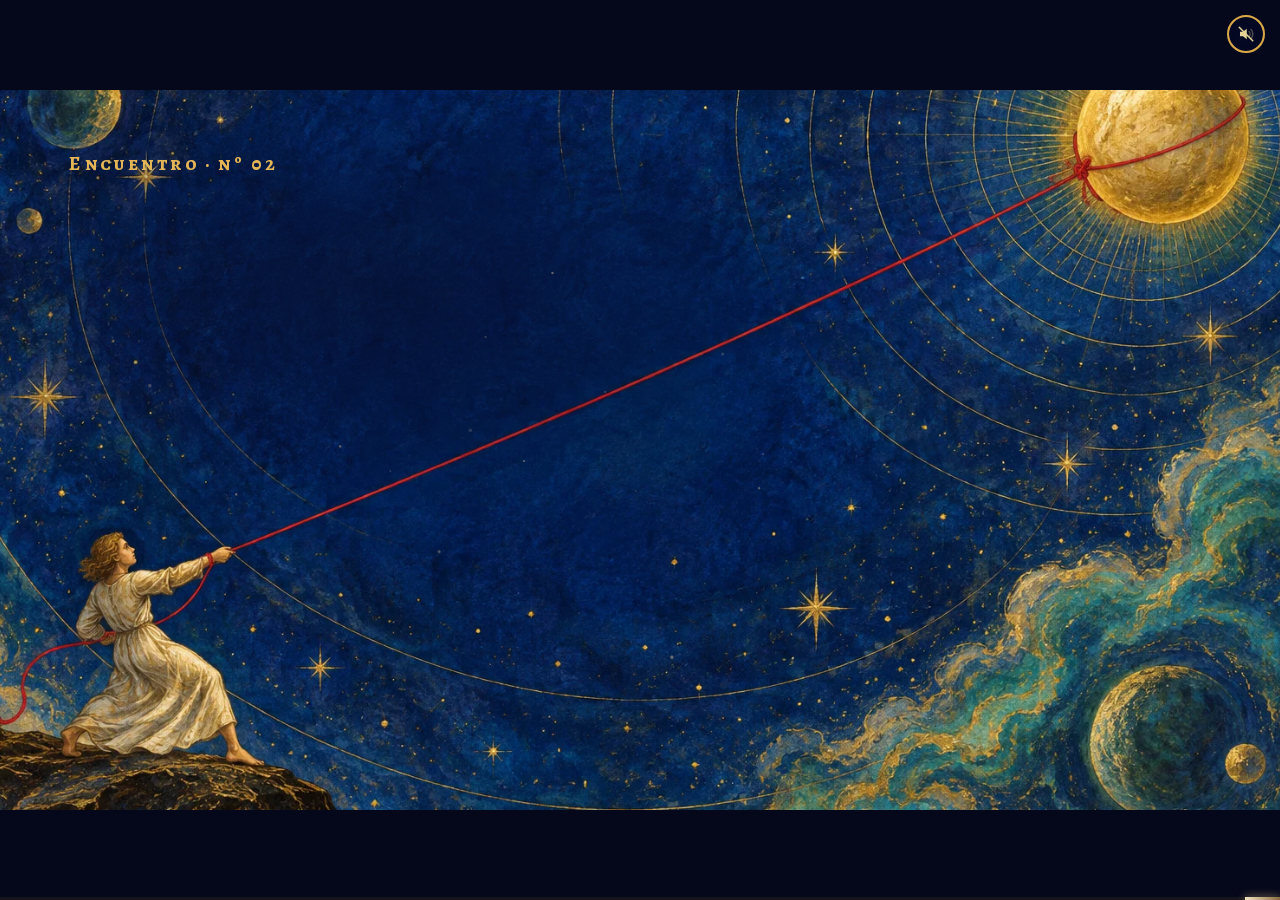
<file: 02/motion-b2/index.html>
<!doctype html>
<html lang="es">
<head>
<meta charset="utf-8">
<meta name="viewport" content="width=device-width, initial-scale=1, minimum-scale=1, maximum-scale=1, viewport-fit=cover">
<title>Confiar sin controlar · secuencias</title>
<meta name="description" content="Presentación de secuencias animadas lentas, sin audio, para un encuentro cristiano. Un clic por concepto.">
<link rel="icon" href="../../favicon.ico" sizes="any"><link rel="icon" type="image/png" sizes="192x192" href="../../favicon-192.png"><link rel="apple-touch-icon" href="../../apple-touch-icon.png">
<link rel="preload" href="assets/lapis.webp" as="image">
<link rel="stylesheet" href="css/fonts.css">
<link rel="stylesheet" href="css/deck.css">
<link rel="stylesheet" href="css/scenes.css">
</head>
<body>
<div id="vp">
<div id="stage">

<svg width="0" height="0" style="position:absolute" aria-hidden="true">
  <defs>
    <radialGradient id="gOro" cx="40%" cy="35%" r="70%"><stop offset="0" stop-color="#fff3c4"/><stop offset=".45" stop-color="#e8b650"/><stop offset="1" stop-color="#8f6118"/></radialGradient>
    <symbol id="g-salud" viewBox="-100 -100 200 200"><path d="M0 60 C0 20 0 -10 0 -30" stroke="#f6eedb" stroke-width="7" fill="none" stroke-linecap="round"/><path d="M0 -8 C-40 -12 -52 -48 -40 -64 C-18 -58 -4 -40 0 -8Z" fill="#f6eedb"/><path d="M0 12 C36 6 50 -26 42 -44 C20 -40 4 -20 0 12Z" fill="#f6eedb" opacity=".85"/></symbol>
    <symbol id="g-amor" viewBox="-100 -100 200 200"><path d="M0 62 C-60 20 -62 -24 -40 -40 C-22 -52 -6 -40 0 -24 C6 -40 22 -52 40 -40 C62 -24 60 20 0 62Z" fill="#f6eedb"/><path d="M0 22 C-12 6 -8 -8 0 -18 C8 -8 12 6 0 22Z" fill="#e3472a"/></symbol>
    <symbol id="g-seguridad" viewBox="-100 -100 200 200"><path d="M-44 60 V-18 L0 -62 L44 -18 V60Z" fill="#f6eedb"/><rect x="-14" y="18" width="28" height="42" rx="14" fill="#2a47b8"/><circle cx="0" cy="-18" r="10" fill="#2a47b8"/></symbol>
    <symbol id="g-sentido" viewBox="-100 -100 200 200"><path d="M0 -66 L12 -12 L66 0 L12 12 L0 66 L-12 12 L-66 0 L-12 -12Z" fill="#f6eedb"/><circle r="9" fill="#d9a441"/></symbol>
    <symbol id="g-gnosis" viewBox="-100 -100 200 200"><circle r="92" fill="#2c1650" stroke="#e4b555" stroke-width="4"/><path d="M0 -58 A58 58 0 0 0 0 58Z" fill="#e4b555"/><path d="M0 -58 A58 58 0 0 1 0 58Z" fill="#c9a6ff" opacity=".55"/><circle r="16" fill="#f6eedb"/><circle r="74" fill="none" stroke="#c9a6ff" stroke-width="2" stroke-dasharray="4 8"/></symbol>
    <symbol id="g-teos" viewBox="-100 -100 200 200"><circle r="92" fill="#15227a" stroke="#e4b555" stroke-width="4"/><path d="M0 -70 L62 40 L-62 40Z" fill="none" stroke="#e4b555" stroke-width="5"/><path d="M-40 2 H40 M-51 21 H51 M-28 -17 H28" stroke="#f6eedb" stroke-width="4" opacity=".75"/><circle cy="-30" r="12" fill="url(#gOro)"/></symbol>
    <symbol id="g-nueva" viewBox="-100 -100 200 200"><circle r="92" fill="#0b3a30" stroke="#e4b555" stroke-width="4"/><path d="M0 0 C6 -6 14 2 10 10 C4 22 -14 18 -18 4 C-24 -16 -4 -32 16 -28 C40 -22 46 6 34 26 C18 50 -20 52 -40 34 C-62 12 -58 -30 -34 -50 C-8 -70 34 -66 58 -40" fill="none" stroke="#58d3a3" stroke-width="6" stroke-linecap="round"/></symbol>
    <symbol id="g-secret" viewBox="-100 -100 200 200"><circle r="92" fill="#3a0f14" stroke="#e4b555" stroke-width="4"/><ellipse rx="34" ry="52" fill="url(#gOro)" stroke="#fbe3a0" stroke-width="3"/><path d="M-80 0 H-50 M-58 -8 L-48 0 L-58 8 M80 0 H50 M58 -8 L48 0 L58 8 M0 -86 V-64 M-8 -72 L0 -62 L8 -72 M0 86 V64 M-8 72 L0 62 L8 72" stroke="#ff7a57" stroke-width="5" fill="none" stroke-linecap="round" stroke-linejoin="round"/></symbol>
    <symbol id="g-intencion" viewBox="-100 -100 200 200"><circle r="92" fill="#15227a" stroke="#e4b555" stroke-width="4"/><path d="M-70 0 C-52 -40 -36 -40 -18 0 S16 40 34 0 S62 -34 72 -12" fill="none" stroke="#fbe3a0" stroke-width="6" stroke-linecap="round"/><path d="M0 52 C-14 38 -10 24 0 14 C10 24 14 38 0 52Z" fill="#ff7a57"/></symbol>
    <symbol id="g-leyes" viewBox="-100 -100 200 200"><circle r="92" fill="#2c1650" stroke="#e4b555" stroke-width="4"/><g stroke="#e4b555" stroke-width="3"><path d="M0 -82 V-58"/><path d="M64 -51 L46 -36"/><path d="M80 18 L57 13"/><path d="M36 74 L26 52"/><path d="M-36 74 L-26 52"/><path d="M-80 18 L-57 13"/><path d="M-64 -51 L-46 -36"/></g><path d="M0 -44 L38 22 L-38 22Z" fill="none" stroke="#f6eedb" stroke-width="5"/><circle r="10" cy="2" fill="url(#gOro)"/></symbol>
    <symbol id="g-llama" viewBox="-100 -100 200 200"><path d="M0 70 C-44 50 -44 4 -18 -24 C-10 -34 -6 -52 0 -70 C10 -48 40 -24 40 16 C40 46 22 64 0 70Z" fill="#e3472a"/><path d="M0 60 C-20 48 -20 22 -4 4 C0 20 16 22 16 40 C16 52 8 58 0 60Z" fill="#fbe3a0"/></symbol>
  </defs>
</svg>

<!-- ============ 1 · PORTADA ============ -->
<section class="scene t-night" id="portada" data-dur="40" data-title="Confiar sin controlar">
  <div class="bg bg-lapis"></div>
  <div class="cam"><div class="paint"><img src="assets/portada.webp" alt=""></div></div>
  <div class="portada-veil"></div>
  <div class="abs kicker r" data-t="1" style="left:104px;top:92px">Encuentro · nº 02</div>
  <h1 class="abs title gild r fade" data-t="2.5" style="left:96px;top:136px;width:1100px">Confiar<br>sin controlar</h1>
  <div class="veil-b r fade" data-t="11"></div>
  <p class="abs lead words" data-t="12" style="left:560px;top:830px;width:1270px">¿Busco a <span class="gold">Dios</span>… o una manera de <span class="verm">garantizar</span> lo que deseo?</p>
  <div class="abs mapa" style="left:1010px;top:440px;width:820px">
    <div class="lbl gold r" data-t="24">Dos jardines y una noche</div>
    <div class="mapa-row">
      <figure class="r scale" data-t="25"><div class="tondo mini"><img src="assets/eden.webp" alt=""></div><figcaption>Edén</figcaption></figure>
      <figure class="r scale" data-t="28"><div class="tondo mini"><img src="assets/getsemani.webp" alt="" style="object-position:64% 30%"></div><figcaption>Getsemaní</figcaption></figure>
      <figure class="r scale" data-t="31"><div class="tondo mini"><img src="assets/teresita.webp" alt="" style="object-position:70% 28%"></div><figcaption>Lisieux</figcaption></figure>
    </div>
  </div>
</section>

<!-- ============ 2 · EL DESEO ============ -->
<section class="scene t-night" id="deseo" data-dur="62" data-ph="38:llave" data-title="Querer que todo salga bien">
  <div class="bg bg-lapis"></div>
  <div class="chap r fade" data-t="0">Prólogo</div>
  <h2 class="abs h1 gild r" data-t="1" style="left:96px;top:130px;width:880px">Querer que todo<br>salga bien</h2>
  <p class="abs pista r" data-t="6" style="left:96px;top:356px;width:860px">es profundamente humano.</p>
  <p class="abs pista words" data-t="27" data-tx="52" style="left:96px;top:480px;width:840px">Buscamos una <span class="gold">explicación</span>, una <span class="gold">práctica</span>, una <span class="gold">promesa</span>…</p>
  <p class="abs pista words" data-t="53" style="left:96px;top:480px;width:840px">¿Confianza… o un <span class="verm">control</span> más sofisticado?</p>
  <div class="abs card r" data-t="43" style="left:96px;top:720px;width:840px">
    <span class="tag">la promesa · paráfrasis</span>
    <p class="quote" style="margin-top:14px">«Si conozco la clave, quizá pueda asegurar mi vida.»</p>
  </div>
  <svg class="abs breathe-svg" style="left:0;top:0" width="1920" height="1080" viewBox="0 0 1920 1080">
    <circle class="draw" data-t="3" pathLength="1" cx="1380" cy="560" r="330" fill="none" stroke="#e4b555" stroke-width="2.5" opacity=".8"/>
    <circle class="draw" data-t="5" pathLength="1" cx="1380" cy="560" r="410" fill="none" stroke="#e4b555" stroke-width="1" opacity=".45"/>
    <g class="threads">
      <line class="draw" data-t="39" pathLength="1" x1="1380" y1="560" x2="1380" y2="318" stroke="#ff5a36" stroke-width="5"/>
      <line class="draw" data-t="40" pathLength="1" x1="1380" y1="560" x2="1622" y2="560" stroke="#ff5a36" stroke-width="5"/>
      <line class="draw" data-t="41" pathLength="1" x1="1380" y1="560" x2="1380" y2="802" stroke="#ff5a36" stroke-width="5"/>
      <line class="draw" data-t="42" pathLength="1" x1="1380" y1="560" x2="1138" y2="560" stroke="#ff5a36" stroke-width="5"/>
    </g>
    <g class="r scale" data-t="9"><circle cx="1380" cy="230" r="88" fill="#1d7a5c" stroke="#e4b555" stroke-width="3"/><use href="#g-salud" x="1330" y="180" width="100" height="100"/></g>
    <g class="r scale" data-t="13"><circle cx="1710" cy="560" r="88" fill="#c2432b" stroke="#e4b555" stroke-width="3"/><use href="#g-amor" x="1660" y="510" width="100" height="100"/></g>
    <g class="r scale" data-t="17"><circle cx="1380" cy="890" r="88" fill="#2a47b8" stroke="#e4b555" stroke-width="3"/><use href="#g-seguridad" x="1330" y="840" width="100" height="100"/></g>
    <g class="r scale" data-t="21"><circle cx="1050" cy="560" r="88" fill="#b8862a" stroke="#e4b555" stroke-width="3"/><use href="#g-sentido" x="1000" y="510" width="100" height="100"/></g>
  </svg>
  <div class="abs medlbl r" data-t="9.5" style="left:1484px;top:206px">salud</div>
  <div class="abs medlbl r" data-t="13.5" style="left:1640px;top:664px">amor</div>
  <div class="abs medlbl r" data-t="17.5" style="left:1484px;top:866px">seguridad</div>
  <div class="abs medlbl r" data-t="21.5" style="left:980px;top:664px">sentido</div>
  <img class="abs obj orbe-d r scale breath" data-t="4" src="assets/orbe.webp" alt="" style="left:1250px;top:430px;width:260px">
  <img class="abs obj llave-d" data-t="38" src="assets/llave.webp" alt="" style="left:1255px;top:435px;width:250px">
</section>

<!-- ============ 3 · EL PRIMER JARDÍN ============ -->
<section class="scene t-night" id="eden" data-dur="68" data-ph="12:side,50:flip" data-title="El primer jardín">
  <div class="bg bg-emerald"></div>
  <div class="chap r fade" data-t="0">I · El primer jardín</div>
  <div class="abs eden-mover" style="left:540px;top:120px;width:840px;height:840px">
    <div class="tondo iris big slowspin" data-t="0.5" style="width:840px;height:840px"><img src="assets/eden.webp" alt=""></div>
  </div>
  <h2 class="abs h1 gild r" data-t="13" style="left:96px;top:120px;width:860px">El primer jardín</h2>
  <p class="abs src r" data-t="14" style="left:100px;top:240px">Génesis 3,1–6</p>
  <div class="abs r" data-t="16" data-tx="30" style="left:96px;top:320px;width:840px">
    <div class="lbl emer">la serpiente pregunta</div>
    <p class="pista" style="margin-top:10px"><em>«¿Conque Dios os ha dicho que no comáis de ningún árbol del jardín?»</em></p>
    <p class="src" style="margin-top:8px">Gn 3,1</p>
  </div>
  <div class="abs r" data-t="31" style="left:96px;top:320px;width:860px">
    <div class="lbl emer">lo que insinúa <span class="tag" style="margin-left:12px">paráfrasis</span></div>
    <p class="quote gold" style="margin-top:14px;font-size:80px">«¿Y si Dios te está ocultando algo bueno?»</p>
  </div>
  <div class="abs" style="left:96px;top:660px;width:880px">
    <p class="pista r" data-t="45">El don de Dios…</p>
    <div class="flip r" data-t="46"><span class="f1">…se recibe como regalo</span><span class="f2">…parece una prohibición celosa</span></div>
  </div>
  <p class="abs pista words" data-t="60" style="left:96px;top:900px;width:880px">No ofrece destrucción: <span class="gold">siembra sospecha</span>.</p>
</section>

<!-- ============ 4 · LA GRIETA ============ -->
<section class="scene t-night" id="grieta" data-dur="64" data-ph="12:grieta" data-title="La grieta">
  <div class="bg bg-lapis"></div>
  <div class="chap r fade" data-t="0">I · El primer jardín</div>
  <div class="abs goldpanel-wrap r fade" data-t="1" style="left:210px;top:130px;width:1500px;height:430px">
    <div class="goldpanel half-a breath-soft"><div class="gp-in"><div class="lbl">Catecismo, 397</div><p class="gp-q">«dejó morir en su corazón<br>la <b>confianza</b> hacia su creador»</p></div></div>
    <div class="goldpanel half-b breath-soft"><div class="gp-in"><div class="lbl">Catecismo, 397</div><p class="gp-q">«dejó morir en su corazón<br>la <b>confianza</b> hacia su creador»</p></div></div>
    <svg class="crack" width="1500" height="430" viewBox="0 0 1500 430"><polyline class="draw" data-t="12" pathLength="1" points="560,0 532,70 580,128 526,196 572,258 514,330 558,430" fill="none" stroke="#1a0f05" stroke-width="8" stroke-linejoin="bevel"/></svg>
  </div>
  <div class="abs seq" style="left:210px;top:630px;width:1500px">
    <div class="seq-node r" data-t="22" data-tx="40"><span class="lbl">primero</span><span class="h3 verm">la sospecha</span></div>
    <svg class="seq-arrow" width="220" height="60" viewBox="0 0 220 60"><path class="draw" data-t="26" data-tx="40" pathLength="1" d="M10 30 H200 M180 12 L204 30 L180 48" fill="none" stroke="#e4b555" stroke-width="4" stroke-linecap="round"/></svg>
    <div class="seq-node r" data-t="29" data-tx="40"><span class="lbl">después</span><span class="h3 gold">el fruto</span></div>
  </div>
  <div class="abs tiles" style="left:110px;top:640px;width:1700px">
    <span class="tile r" data-t="41">sin Dios</span>
    <span class="tile r" data-t="45">antes que Dios</span>
    <span class="tile r" data-t="49">no según Dios</span>
  </div>
  <p class="abs src center r" data-t="50" style="left:360px;top:790px;width:1200px">Catecismo 398, citando a san Máximo el Confesor</p>
  <p class="abs pista center words" data-t="56" style="left:160px;top:880px;width:1600px">…y busco asegurar mi bien <span class="verm">por mi cuenta</span>.</p>
</section>

<!-- ============ 5 · LA HISTORIA AL REVÉS ============ -->
<section class="scene t-night" id="reves" data-dur="56" data-ph="5:flip" data-title="La historia al revés">
  <div class="bg bg-violet"></div>
  <div class="chap r fade" data-t="0">I · El primer jardín</div>
  <div class="abs coin-wrap" style="left:980px;top:120px;width:840px;height:840px">
    <div class="coin">
      <div class="face tondo"><img src="assets/eden.webp" alt=""></div>
      <div class="face back tondo violet"><img src="assets/gnosis.webp" alt=""></div>
    </div>
  </div>
  <h2 class="abs h1 r" data-t="1" style="left:96px;top:120px;width:860px"><span class="vio">La historia</span><br>al revés</h2>
  <div class="abs card violet r" data-t="12" style="left:96px;top:380px;width:830px">
    <span class="lbl">La hipóstasis de los arcontes</span>
    <p class="pista">la serpiente: <span class="vio">«la instructora»</span></p>
    <p class="pista r" data-t="19">la prohibición: <span class="vio">«por celos»</span></p>
    <p class="src" style="margin-top:8px">Nag Hammadi, códice II · trad. libre (B. Layton)</p>
  </div>
  <div class="abs card violet r" data-t="28" style="left:96px;top:738px;width:830px">
    <span class="lbl">Ireneo, Contra las herejías I,30</span>
    <p class="pista">el creador <span class="vio">ocultaba</span> el conocimiento</p>
    <p class="src" style="margin-top:6px">descripción de un adversario de esos grupos · paráfrasis</p>
  </div>
  <div class="abs caveat r" data-t="40" style="left:1000px;top:864px;width:800px">No todo gnosticismo contó el jardín igual.</div>
</section>

<!-- ============ 6 · DOS LECTURAS ============ -->
<section class="scene t-night" id="lecturas" data-dur="48" data-title="Un mismo jardín, dos lecturas">
  <div class="bg bg-night"></div>
  <div class="lect-l"></div><div class="lect-r"></div>
  <div class="chap r fade" data-t="0">I · El primer jardín</div>
  <h2 class="abs h2 center gild r" data-t="1" style="left:260px;top:96px;width:1400px">Un mismo jardín, dos lecturas</h2>
  <svg class="abs" style="left:0;top:0" width="1920" height="1080"><line class="draw" data-t="3" pathLength="1" x1="960" y1="420" x2="960" y2="800" stroke="#e4b555" stroke-width="2"/></svg>
  <img class="abs obj r scale slowspin-s" data-t="3" src="assets/serpiente.webp" alt="" style="left:845px;top:205px;width:230px">
  <div class="abs h3 emer center r" data-t="4" style="left:160px;top:300px;width:620px">Génesis</div>
  <div class="abs h3 vio center r" data-t="5" style="left:1140px;top:300px;width:620px">Cierta relectura gnóstica</div>
  <div class="row" style="top:440px"><div class="rq r" data-t="8">la serpiente…</div><div class="ra l emer r left" data-t="9">siembra desconfianza</div><div class="ra rr vio r right" data-t="11">despierta conocimiento</div></div>
  <div class="row" style="top:570px"><div class="rq r" data-t="16">la sospecha recae sobre…</div><div class="ra l emer r left" data-t="17">Dios</div><div class="ra rr vio r right" data-t="19">el creador</div></div>
  <div class="row" style="top:700px"><div class="rq r" data-t="23">comer el fruto es…</div><div class="ra l emer r left" data-t="24">desobediencia</div><div class="ra rr vio r right" data-t="26">liberación</div></div>
  <p class="abs pista center words" data-t="31" data-tx="40" style="left:160px;top:870px;width:1600px">Misma escena: cambia <span class="gold">quién parece digno de confianza</span>.</p>
  <div class="abs cartouche r" data-t="41" style="left:330px;top:846px;width:1360px">
    <p class="lead">¿Recibo mi vida de <span class="gold">Dios</span>… o descubro una <span class="verm">clave</span> que Él no me dio?</p>
  </div>
  <img class="abs obj r scale breath" data-t="42" src="assets/llave.webp" alt="" style="left:350px;top:860px;width:140px">
</section>

<!-- ============ 7 · UNA PROMESA QUE CAMBIA DE IDIOMA ============ -->
<section class="scene t-night" id="idioma" data-dur="70" data-title="Una promesa que cambia de idioma">
  <div class="bg bg-lapis"></div>
  <div class="chap r fade" data-t="0">II · La promesa cambia de idioma</div>
  <h2 class="abs h2 gild r" data-t="1" style="left:96px;top:104px;width:1700px">Una promesa que cambia de idioma</h2>
  <div class="abs promesa r" data-t="5" style="left:400px;top:218px;width:1300px">
    <span class="tag">la misma promesa · paráfrasis</span>
    <span class="pq">«Si conozco la clave, quizá pueda asegurar mi vida.»</span>
  </div>
  <img class="abs obj r scale breath" data-t="6" src="assets/llave.webp" alt="" style="left:200px;top:200px;width:170px">
  <svg class="abs" style="left:0;top:0" width="1920" height="1080">
    <g stroke="#e4b555" stroke-width="3" fill="none" stroke-dasharray="2 14" stroke-linecap="round">
      <path class="r fade" data-t="20" d="M390 530 C470 480 560 480 650 530"/>
      <path class="r fade" data-t="28" d="M830 530 C910 580 1000 580 1090 530"/>
      <path class="r fade" data-t="36" d="M1270 530 C1350 480 1440 480 1530 530"/>
    </g>
    <g stroke="#e4b555" stroke-width="2" opacity=".75">
      <line class="draw" data-t="46" pathLength="1" x1="300" y1="440" x2="560" y2="360"/>
      <line class="draw" data-t="47" pathLength="1" x1="740" y1="440" x2="840" y2="360"/>
      <line class="draw" data-t="48" pathLength="1" x1="1180" y1="440" x2="1100" y2="360"/>
      <line class="draw" data-t="49" pathLength="1" x1="1620" y1="440" x2="1380" y2="360"/>
    </g>
  </svg>
  <div class="station r scale" data-t="12" style="left:300px"><svg width="170" height="170"><use href="#g-gnosis" width="170" height="170"/></svg><div class="st-n">Gnosis</div><div class="st-d">siglos II–III</div><div class="st-w">conocimiento oculto</div></div>
  <div class="station r scale" data-t="20" style="left:740px"><svg width="170" height="170"><use href="#g-teos" width="170" height="170"/></svg><div class="st-n">Teosofía</div><div class="st-d">1875</div><div class="st-w">sabiduría secreta</div></div>
  <div class="station r scale" data-t="28" style="left:1180px"><svg width="170" height="170"><use href="#g-nueva" width="170" height="170"/></svg><div class="st-n">Nueva Era</div><div class="st-d">siglo XX</div><div class="st-w">energía, despertar</div></div>
  <div class="station r scale" data-t="36" style="left:1620px"><svg width="170" height="170"><use href="#g-secret" width="170" height="170"/></svg><div class="st-n">The Secret</div><div class="st-d">2006</div><div class="st-w">pensamientos que atraen</div></div>
  <p class="abs src center r" data-t="21" data-tx="50" style="left:96px;top:880px;width:1728px">Teosofía: Blavatsky y Olcott, Nueva York, 1875 · raíces esotéricas de la Nueva Era: <em>Jesucristo, portador del agua de la vida</em> (Santa Sede, 2003)</p>
  <div class="abs caveat wide r" data-t="50" style="left:160px;top:880px;width:1600px">
    <p class="r" data-t="50">No es una línea recta: es una familia de motivos.</p>
    <p class="gold r" data-t="60">Escucha qué promete, no sólo qué palabras usa.</p>
  </div>
</section>

<!-- ============ 8 · LA RECETA ============ -->
<section class="scene t-vellum" id="receta" data-dur="58" data-title="La receta espiritual">
  <div class="bg bg-vellum"></div>
  <div class="chap r fade" data-t="0">II · La promesa cambia de idioma</div>
  <h2 class="abs h1 gild r" data-t="1" style="left:96px;top:104px;width:1100px">La receta espiritual</h2>
  <span class="abs tag r" data-t="2" style="left:1240px;top:146px">así suena la promesa · paráfrasis</span>
  <div class="abs formula">
    <div class="fx" style="left:190px"><div class="fx-c r scale" data-t="5" data-tx="36"><img src="assets/llave.webp" alt="" style="width:170px"></div><div class="fx-t r" data-t="6" data-tx="36"><span class="rn">I</span>Aprende la clave</div></div>
    <svg class="fx-ar" style="left:590px" width="200" height="60"><path class="draw" data-t="9" data-tx="36" pathLength="1" d="M10 30 H180 M162 14 L184 30 L162 46" fill="none" stroke="#b8321a" stroke-width="5" stroke-linecap="round"/></svg>
    <div class="fx" style="left:750px"><div class="fx-c r scale" data-t="10" data-tx="36"><svg width="170" height="170"><use href="#g-llama" width="170" height="170"/></svg></div><div class="fx-t r" data-t="11" data-tx="36"><span class="rn">II</span>Practica</div></div>
    <svg class="fx-ar" style="left:1150px" width="200" height="60"><path class="draw" data-t="14" data-tx="36" pathLength="1" d="M10 30 H180 M162 14 L184 30 L162 46" fill="none" stroke="#b8321a" stroke-width="5" stroke-linecap="round"/></svg>
    <div class="fx" style="left:1310px"><div class="fx-c r scale" data-t="15" data-tx="36"><img src="assets/orbe.webp" alt="" style="width:190px"></div><div class="fx-t r" data-t="16" data-tx="36"><span class="rn">III</span>Obtén el futuro deseado</div></div>
  </div>
  <p class="abs pista center r" data-t="25" data-tx="36" style="left:160px;top:830px;width:1600px">No hablo de toda meditación ni de todo bienestar.</p>
  <div class="abs duo" style="left:160px;top:270px;width:1600px">
    <div class="duo-c r left" data-t="37">
      <svg width="560" height="220" viewBox="0 0 560 220"><g fill="none" stroke="#b8321a" stroke-width="4"><circle cx="70" cy="110" r="52"/><circle cx="280" cy="110" r="52"/><circle cx="490" cy="110" r="52" fill="url(#gOro)" stroke="#8f6118"/><path d="M130 110 H212 M198 98 L214 110 L198 122 M340 110 H422 M408 98 L424 110 L408 122" stroke-linecap="round"/></g><circle cx="280" cy="110" r="22" fill="#b8321a"/><path d="M52 110 H88 M70 92 V128" stroke="#b8321a" stroke-width="4"/></svg>
      <div class="h2 verm">Técnica</div>
      <p class="pista-s">aplico un procedimiento</p>
    </div>
    <div class="duo-c r right" data-t="41">
      <svg width="560" height="220" viewBox="0 0 560 220"><circle cx="190" cy="110" r="62" fill="none" stroke="#8f6118" stroke-width="4"/><circle cx="370" cy="110" r="78" fill="url(#gOro)" stroke="#8f6118" stroke-width="3"/><path class="pulse" d="M256 96 C290 84 300 84 296 96 M256 124 C290 136 300 136 296 124" fill="none" stroke="#8f6118" stroke-width="4" stroke-linecap="round"/></svg>
      <div class="h2 gold">Relación</div>
      <p class="pista-s">escucho a Alguien</p>
    </div>
  </div>
  <p class="abs lead center words" data-t="49" style="left:160px;top:840px;width:1600px">¿Escucho a <span class="gold">Alguien</span>… o aplico una <span class="verm">técnica</span> para conseguir algo?</p>
</section>

<!-- ============ 9 · THE SECRET ============ -->
<section class="scene t-night" id="secret" data-dur="58" data-ph="40:agua" data-title="The Secret">
  <div class="bg bg-night"></div>
  <div class="cam"><div class="paint"><img src="assets/espejo.webp" alt="" style="object-position:60% 50%"></div></div>
  <div class="veil-l"></div>
  <div class="water"><svg width="2040" height="80" viewBox="0 0 1920 80" preserveAspectRatio="none"><path class="wave" d="M0 40 C160 10 320 70 480 40 S800 10 960 40 S1280 70 1440 40 S1760 10 1920 40 V80 H0Z" fill="rgba(12,28,110,.82)"/></svg><div class="water-body"></div></div>
  <div class="chap r fade" data-t="0">II · La promesa cambia de idioma</div>
  <h2 class="abs h1 gild r" data-t="1" style="left:96px;top:120px;width:800px">The Secret</h2>
  <p class="abs src r" data-t="2" style="left:100px;top:240px">Rhonda Byrne, 2006 · la pintura es una alegoría</p>
  <div class="abs card r" data-t="7" data-tx="22" style="left:96px;top:320px;width:820px">
    <span class="lbl">su página oficial</span>
    <p class="quote" style="font-size:62px">«Lo que piensas, lo atraes.»</p>
    <p class="quote" style="font-size:62px;margin-top:6px">«Tus pensamientos se convierten en cosas.»</p>
    <p class="src" style="margin-top:12px">Trad. libre</p>
    <span class="tag verm" style="margin-top:12px;white-space:nowrap">propuesta del autor · no comprobada</span>
  </div>
  <div class="abs claims" style="left:96px;top:320px;width:820px">
    <div class="claim r" data-t="23"><span class="lbl emer">todos lo aceptamos</span><div class="cl-row"><span>pensar distinto</span><i>→</i><span>otras decisiones</span></div></div>
    <div class="claim r" data-t="30"><span class="lbl gold">lo que propone</span><div class="cl-row"><span>mi pensamiento</span><i>→</i><span class="gold">atrae circunstancias</span></div></div>
  </div>
  <div class="abs r" data-t="45" style="left:96px;top:830px;width:840px">
    <span class="lbl verm">consecuencia posible</span>
    <p class="pista" style="margin-top:4px">vigilar cada temor por miedo a <span class="verm">atraerlo</span></p>
  </div>
</section>

<!-- ============ 10 · TRES LENGUAJES ============ -->
<section class="scene t-night" id="tres" data-dur="46" data-title="Tres lenguajes de una búsqueda">
  <div class="bg bg-night"></div>
  <div class="chap r fade" data-t="0">II · La promesa cambia de idioma</div>
  <h2 class="abs h2 center gild r" data-t="1" style="left:160px;top:92px;width:1600px">Tres lenguajes de una búsqueda</h2>
  <svg class="abs" style="left:0;top:0" width="1920" height="1080" fill="none" stroke="#e4b555" stroke-width="3">
    <path class="draw" data-t="2" pathLength="1" d="M150 840 V380 C150 290 280 230 400 214 C520 230 650 290 650 380 V840 Z"/>
    <path class="draw" data-t="3" pathLength="1" d="M710 840 V380 C710 290 840 230 960 214 C1080 230 1210 290 1210 380 V840 Z"/>
    <path class="draw" data-t="4" pathLength="1" d="M1270 840 V380 C1270 290 1400 230 1520 214 C1640 230 1770 290 1770 380 V840 Z"/>
  </svg>
  <div class="panel r" data-t="7" style="left:150px"><svg width="130" height="130"><use href="#g-secret" width="130" height="130"/></svg><div class="pn-n">The Secret</div><div class="pn-k verm">atracción</div><p class="pn-t">pensamientos → cosas</p></div>
  <div class="panel r" data-t="15" style="left:710px"><svg width="130" height="130"><use href="#g-intencion" width="130" height="130"/></svg><div class="pn-n">Joe Dispenza</div><div class="pn-k gold">intención + emoción</div><p class="pn-t">lenguaje de física cuántica</p><p class="pn-s">presentación editorial, no demostración</p></div>
  <div class="panel r" data-t="23" style="left:1270px"><svg width="130" height="130"><use href="#g-leyes" width="130" height="130"/></svg><div class="pn-n">Metafísica esotérica</div><div class="pn-k vio">leyes mentales</div><p class="pn-t">+ vocabulario religioso</p><p class="pn-s">Conny Méndez</p></div>
  <div class="abs center r" data-t="33" style="left:160px;top:880px;width:1600px">
    <div class="lbl gold">no son idénticos · una pregunta los une</div>
    <p class="lead" style="margin-top:8px">¿Qué espero que <span class="gold">produzca</span> mi práctica interior?</p>
  </div>
</section>

<!-- ============ 11 · TAMBIÉN DICEN «SUELTA» ============ -->
<section class="scene t-night" id="suelta" data-dur="66" data-title="También dicen «suelta»">
  <div class="bg bg-night"></div>
  <div class="cam"><div class="paint"><img src="assets/puerta.webp" alt="" style="object-position:50% 40%"></div></div>
  <div class="veil-t strong"></div>
  <div class="veil-b r fade" data-t="36"></div>
  <svg class="abs" style="left:0;top:0" width="1920" height="1080"><path class="draw thread-glow" data-t="37" pathLength="1" d="M504 753 C800 700 1250 590 1733 287" fill="none" stroke="#ff5a36" stroke-width="5" stroke-linecap="round"/></svg>
  <div class="chap r fade" data-t="0">II · La promesa cambia de idioma</div>
  <h2 class="abs h1 gild r" data-t="1" style="left:96px;top:96px;width:1500px">También dicen «suelta»</h2>
  <div class="abs chips" style="left:96px;top:250px">
    <span class="chip r" data-t="8" data-tx="22">intención clara</span><span class="plus r" data-t="9" data-tx="22">+</span>
    <span class="chip r" data-t="10" data-tx="22">emoción elevada</span><span class="plus r" data-t="11" data-tx="22">→</span>
    <span class="chip gold-chip r" data-t="12" data-tx="22">entregar el «cómo»</span>
  </div>
  <p class="abs src r" data-t="14" data-tx="22" style="left:100px;top:350px;width:1400px">Joe Dispenza, «The Balance Between Intention and Surrender»</p>
  <div class="abs card r" data-t="23" data-tx="36" style="left:560px;top:300px;width:900px">
    <span class="lbl">sería mala comparación</span>
    <p class="quote" style="font-size:58px"><span class="strike">«ellos controlan, nosotros soltamos»</span></p>
  </div>
  <div class="abs threadlbl r" data-t="41" style="left:96px;top:500px"><span class="lbl emer">el cómo</span><span class="pista-s">se suelta</span></div>
  <div class="abs threadlbl r" data-t="45" style="left:1450px;top:530px;text-align:right"><span class="lbl verm">el desenlace</span><span class="pista-s">sigue atado</span></div>
  <div class="abs r" data-t="51" style="left:700px;top:870px;width:1120px;text-align:right">
    <p class="lead">«Suelta el cómo. <span class="verm">Conserva el resultado.</span>»</p>
    <p class="src" style="margin-top:6px">síntesis de la tensión, no cita de Dispenza</p>
  </div>
  <p class="abs lead words" data-t="59" style="left:96px;top:250px;width:1500px">Al soltar el método, ¿entrego también <span class="verm">el desenlace</span>?</p>
</section>

<!-- ============ 12 · ¿QUÉ ENTREGO? ============ -->
<section class="scene t-vellum" id="entrego" data-dur="58" data-ph="22:llave" data-title="¿Qué entrego realmente?">
  <div class="bg bg-vellum"></div>
  <div class="chap r fade" data-t="0">II · La promesa cambia de idioma</div>
  <h2 class="abs h1 center gild r" data-t="1" style="left:160px;top:96px;width:1600px">¿Qué entrego realmente?</h2>
  <svg class="abs" style="left:0;top:0" width="1920" height="1080">
    <path class="draw" data-t="7" pathLength="1" d="M1500 330 C1640 395 1680 555 1500 740 C1320 555 1360 395 1500 330Z" fill="rgba(228,181,85,.16)" stroke="#8f6118" stroke-width="3"/>
    <path class="draw" data-t="28" pathLength="1" d="M330 745 C240 790 160 830 60 860" fill="none" stroke="#c2361c" stroke-width="7" stroke-linecap="round"/>
  </svg>
  <div class="abs lbl gold center r" data-t="8" style="left:1260px;top:756px;width:480px">en manos de Dios</div>
  <img class="abs obj ek r scale breath" data-t="4" src="assets/llave.webp" alt="" style="left:300px;top:360px;width:220px">
  <img class="abs obj r scale breath" data-t="5" src="assets/orbe.webp" alt="" style="left:320px;top:640px;width:170px">
  <div class="abs objlbl r" data-t="4.5" data-tx="22" style="left:540px;top:420px"><span class="lbl">el cómo</span></div>
  <div class="abs objlbl r" data-t="5.5" style="left:540px;top:680px"><span class="lbl verm">el desenlace</span><span class="pista-s">mi futuro</span></div>
  <div class="abs objlbl r" data-t="26" style="left:1640px;top:500px"><span class="lbl">el cómo</span></div>
  <p class="abs lead center words" data-t="14" style="left:160px;top:226px;width:1600px">¿Mi <span class="verm">futuro</span>… o sólo la <span class="gold">manera</span> de conseguirlo?</p>
  <p class="abs pista words" data-t="35" data-tx="46" style="left:560px;top:860px;width:1000px">Suelto detalles… y sigo exigiendo <span class="verm">un resultado</span>.</p>
  <div class="abs card light contrato r" data-t="47" style="left:170px;top:830px;width:1580px">
    <span class="tag verm">la oración vuelta trato · paráfrasis</span>
    <p class="quote" style="font-size:54px;margin-top:10px;white-space:nowrap">«Haré todo bien y entonces Dios me dará lo que pido.»</p>
    <div class="seal"></div>
  </div>
</section>

<!-- ============ 13 · EL SEGUNDO JARDÍN ============ -->
<section class="scene t-night" id="getsemani" data-dur="56" data-title="El segundo jardín">
  <div class="bg bg-night"></div>
  <div class="cam"><div class="paint"><img src="assets/getsemani.webp" alt="" style="object-position:50% 40%"></div></div>
  <div class="getse-veil"></div>
  <div class="halo-pulse" style="left:1226px;top:229px"></div>
  <div class="chap r fade" data-t="0">III · El segundo jardín</div>
  <h2 class="abs h1 gild r" data-t="2" style="left:96px;top:104px;width:900px">El segundo jardín</h2>
  <p class="abs src r" data-t="3" style="left:100px;top:222px">Marcos 14,32–42</p>
  <div class="abs verses" style="left:96px;top:300px;width:840px">
    <div class="vs r" data-t="10" data-tx="42"><span class="lbl">pide compañía</span><p class="pista-s"><em>«Quedaos aquí y velad»</em></p></div>
    <div class="vs r" data-t="17" data-tx="42"><span class="lbl">siente</span><p class="pista-s"><em>«espanto y angustia»</em></p></div>
    <div class="vs r" data-t="24" data-tx="42"><span class="lbl">ruega</span><p class="pista-s"><em>«…se alejase de él aquella hora»</em></p></div>
  </div>
  <div class="abs sleepers r" data-t="33" style="left:96px;top:940px;white-space:nowrap"><span class="lbl">sus amigos duermen</span> <span class="vref">14,37.40</span></div>
  <p class="abs pista-l words" data-t="43" style="left:96px;top:320px;width:840px">La confianza empieza <span class="gold">dentro del miedo</span>.</p>
</section>

<!-- ============ 14 · EL DESEO Y LA ENTREGA ============ -->
<section class="scene t-night" id="caliz" data-dur="68" data-hold="42" data-ph="44:nosi" data-title="El deseo y la entrega">
  <div class="bg bg-night"></div>
  <div class="caliz-glow"></div>
  <div class="chap r fade" data-t="0">III · El segundo jardín</div>
  <img class="abs obj chal breath" data-t="0.5" src="assets/caliz.webp" alt="" style="left:770px;top:350px;width:380px">
  <h2 class="abs h2 center gild r" data-t="3" data-tx="44" style="left:360px;top:92px;width:1200px">El deseo y la entrega</h2>
  <div class="abs r left" data-t="9" data-tx="44" style="left:96px;top:330px;width:640px">
    <span class="lbl emer">el deseo</span>
    <p class="quote" style="margin-top:10px">«aparta de mí este cáliz»</p>
  </div>
  <div class="abs r right" data-t="16" data-tx="44" style="left:1184px;top:330px;width:640px;text-align:right">
    <span class="lbl gold">la entrega</span>
    <p class="quote gold" style="margin-top:10px">«no sea como yo quiero, sino como tú quieres»</p>
    <p class="src" style="margin-top:10px">Marcos 14,36</p>
  </div>
  <svg class="abs" style="left:0;top:0" width="1920" height="1080"><path class="draw" data-t="22" data-tx="44" pathLength="1" d="M420 310 C600 200 1320 200 1500 310" fill="none" stroke="#e4b555" stroke-width="3"/></svg>
  <p class="abs pista center words" data-t="26" data-tx="34" style="left:160px;top:870px;width:1600px">No borra el deseo: <span class="gold">lo entrega</span>.</p>
  <div class="abs center r" data-t="35" data-tx="44" style="left:260px;top:830px;width:1400px">
    <p class="quote gold">«¡Levantaos, vamos!» <span class="src">14,42</span></p>
    <p class="pista-s" style="margin-top:6px">confiar no es quedarse inmóvil</p>
  </div>
  <div class="abs nosi r left" data-t="46" style="left:96px;top:150px;width:720px">
    <div class="big verm">no</div>
    <p class="pista-s">Adán y Eva: el «no» a Dios, «cumbre de la libertad»</p>
  </div>
  <div class="abs nosi r right" data-t="53" style="left:1104px;top:150px;width:720px;text-align:right">
    <div class="big gold">sí</div>
    <p class="pista-s">Jesús reconduce la voluntad humana al «sí» pleno</p>
  </div>
  <p class="abs src center r" data-t="58" style="left:360px;top:980px;width:1200px">Benedicto XVI, Audiencia general, 1 feb 2012 · síntesis con frases textuales</p>
</section>

<!-- ============ 15 · DOS JARDINES ============ -->
<section class="scene t-night" id="jardines" data-dur="50" data-title="Dos jardines">
  <div class="bg bg-night"></div>
  <div class="chap r fade" data-t="0">III · El segundo jardín</div>
  <h2 class="abs h2 center gild r" data-t="1" style="left:360px;top:76px;width:1200px">Dos jardines</h2>
  <div class="abs tondo iris" data-t="2" style="left:350px;top:196px;width:440px;height:440px"><img src="assets/eden.webp" alt=""></div>
  <div class="abs tondo iris" data-t="4" style="left:1130px;top:196px;width:440px;height:440px"><img src="assets/getsemani.webp" alt="" style="object-position:62% 30%"></div>
  <div class="abs h3 center r" data-t="3" style="left:270px;top:652px;width:600px">Edén</div>
  <div class="abs h3 center r" data-t="5" style="left:1050px;top:652px;width:600px">Getsemaní</div>
  <svg class="abs" style="left:0;top:0" width="1920" height="1080" fill="none" stroke-width="3" stroke-linecap="round">
    <path class="draw" data-t="19" pathLength="1" d="M760 760 C900 780 1020 820 1150 840" stroke="#e4b555" opacity=".7"/>
    <path class="draw" data-t="19" pathLength="1" d="M760 840 C900 820 1020 780 1150 760" stroke="#ff7a57" opacity=".7"/>
  </svg>
  <div class="abs pair r" data-t="8" style="left:270px;top:726px;width:600px"><span class="gold">abundancia</span><br>y <span class="verm">desconfianza</span></div>
  <div class="abs pair r" data-t="14" style="left:1050px;top:726px;width:600px"><span class="verm">angustia</span><br>y <span class="gold">confianza</span></div>
  <p class="abs pista center words" data-t="27" data-tx="40" style="left:110px;top:920px;width:1700px">La comodidad no garantiza. La angustia no descalifica.</p>
  <p class="abs pista center words" data-t="41" style="left:110px;top:920px;width:1700px">Mi emoción <span class="gold">no es la medida completa</span> de mi fe.</p>
</section>

<!-- ============ 16 · TERESITA, 1896 ============ -->
<section class="scene t-night" id="teresita" data-dur="54" data-title="Teresita, 1896">
  <div class="bg bg-night"></div>
  <div class="cam"><div class="paint"><img src="assets/teresita.webp" alt="" style="object-position:60% 50%"></div></div>
  <div class="veil-l"></div>
  <div class="candle-glow" style="left:1149px;top:319px"></div>
  <div class="chap r fade" data-t="0">IV · La noche de Teresita</div>
  <h2 class="abs h1 gild r" data-t="2" style="left:96px;top:104px;width:900px">Teresita, 1896</h2>
  <p class="abs src r" data-t="3" style="left:100px;top:222px">Teresa del Niño Jesús · Carmelo de Lisieux</p>
  <div class="abs timeline" style="left:96px;top:300px;width:840px">
    <div class="tl r" data-t="10"><span class="tl-d">1888</span><p class="pista-s">entra al Carmelo con 15 años</p></div>
    <div class="tl r" data-t="18"><span class="tl-d">Jueves Santo, 1896</span><p class="pista-s">aparece <span class="verm">sangre</span>: la tuberculosis</p></div>
    <div class="tl r" data-t="28"><span class="tl-d">al principio</span><p class="pista-s"><span class="gold">alegría</span>: se acerca el encuentro</p></div>
    <div class="tl r" data-t="38"><span class="tl-d">después, en Pascua</span><p class="pista-s">una gran <span class="verm">prueba de la fe</span></p></div>
  </div>
</section>

<!-- ============ 17 · CUANDO EL CIELO SE OSCURECE ============ -->
<section class="scene t-night" id="noche" data-dur="58" data-ph="14:oscuro" data-title="Cuando el cielo se oscurece">
  <div class="bg bg-night"></div>
  <div class="cam"><div class="paint"><img src="assets/firmamento.webp" alt="" style="object-position:50% 30%"></div></div>
  <div class="dark-rise"></div>
  <div class="veil-t"></div>
  <div class="candle-glow small" style="left:960px;top:995px"></div>
  <img class="abs obj r fade" data-t="1" src="assets/vela.webp" alt="" style="left:922px;top:930px;width:76px">
  <div class="chap r fade" data-t="0">IV · La noche de Teresita</div>
  <h2 class="abs h1 center gild r" data-t="2" style="left:160px;top:96px;width:1600px">Cuando el cielo se oscurece</h2>
  <p class="abs pista center r" data-t="10" data-tx="30" style="left:260px;top:420px;width:1400px">No sólo perdía la salud.</p>
  <p class="abs pista-l center r" data-t="18" data-tx="30" style="left:160px;top:520px;width:1600px"><span class="gold">Dejaba de sentir cercano el cielo.</span></p>
  <div class="abs center r" data-t="31" data-tx="48" style="left:210px;top:450px;width:1500px">
    <p class="quote" style="font-size:70px">«las más densas tinieblas»</p>
    <p class="src" style="margin-top:10px">Manuscrito C, 5vº · citado en <em>C’est la confiance</em>, 25</p>
    <p class="tag r" data-t="39" style="margin-top:26px">«prueba contra la fe»</p>
  </div>
  <p class="abs pista-l center words" data-t="49" style="left:160px;top:500px;width:1600px">No abandonó la fe: <span class="gold">describió un combate</span>.</p>
</section>

<!-- ============ 18 · CANTO LO QUE QUIERO CREER ============ -->
<section class="scene t-night" id="canto" data-dur="70" data-ph="40:caliz" data-title="Creer sin sentir consuelo">
  <div class="bg bg-night"></div>
  <div class="candle-glow big candle-move" style="left:400px;top:430px"></div>
  <img class="abs obj vela-c breath" data-t="0.5" src="assets/vela.webp" alt="" style="left:250px;top:360px;width:300px">
  <img class="abs obj cal-c breath" data-t="41" src="assets/caliz.webp" alt="" style="left:415px;top:320px;width:290px">
  <div class="chap r fade" data-t="0">IV · La noche de Teresita</div>
  <h2 class="abs h1 gild r" data-t="2" data-tx="40" style="left:720px;top:104px;width:1150px">Creer sin sentir consuelo</h2>
  <div class="abs canto-q" style="left:720px;top:280px;width:1120px">
    <p class="quote r" data-t="8" data-tx="40">«Cuando canto la felicidad del cielo…</p>
    <p class="quote r" data-t="14" data-tx="40">no experimento la menor alegría,</p>
    <p class="quote r" data-t="20" data-tx="40">pues canto simplemente</p>
    <p class="quote gold big-q r" data-t="25" data-tx="40">lo que quiero creer.»</p>
    <p class="src r" data-t="28" data-tx="40" style="margin-top:12px">Manuscrito C, 7vº · citado en <em>C’est la confiance</em>, 42</p>
  </div>
  <p class="abs pista r" data-t="33" data-tx="40" style="left:720px;top:900px;width:1120px">No es una técnica para <span class="verm">recuperar el consuelo</span>.</p>
  <h2 class="abs h2 center gild r" data-t="42" style="left:360px;top:92px;width:1200px">El cáliz de Teresita</h2>
  <svg class="abs" style="left:0;top:0" width="1920" height="1080"><path class="draw" data-t="43" pathLength="1" d="M720 330 C870 230 1050 230 1200 330" fill="none" stroke="#e4b555" stroke-width="3"/></svg>
  <div class="abs lbl gold center r" data-t="44" style="left:660px;top:196px;width:600px">de Getsemaní a Lisieux</div>
  <div class="abs center r" data-t="48" data-tx="56" style="left:210px;top:720px;width:1500px">
    <p class="src">Carta 197 · 17 sep 1896 · a su hermana María <span class="tag" style="margin-left:10px">paráfrasis</span></p>
    <p class="pista" style="margin-top:10px">sus grandes deseos <span class="gold">no son el fundamento</span> · recuerda el cáliz de Jesús</p>
  </div>
  <div class="abs center r" data-t="57" style="left:160px;top:700px;width:1600px">
    <p class="quote gold" style="font-size:66px">«La confianza, y nada más que la confianza, puede conducirnos al Amor.»</p>
    <p class="src" style="margin-top:8px">Carta 197 · citada en <em>C’est la confiance</em>, 1</p>
    <p class="pista r" data-t="64" style="margin-top:22px">No exige entusiasmo por sufrir.</p>
  </div>
</section>

<!-- ============ 19 · LA PREGUNTA ============ -->
<section class="scene t-night" id="pregunta" data-dur="50" data-ph="40:silencio" data-title="La pregunta para nosotros">
  <div class="bg bg-night"></div>
  <div class="cam"><div class="paint slowzoom"><img src="assets/cuerda.webp" alt="" style="object-position:50% 60%"></div></div>
  <div class="veil-t pregunta-veil"></div>
  <div class="chap r fade" data-t="0">V · Nosotros</div>
  <h2 class="abs h1 center gild r" data-t="3" style="left:100px;top:104px;width:1720px">¿Qué espero que Dios me garantice?</h2>
  <p class="abs pista center words" data-t="14" data-tx="40" style="left:160px;top:262px;width:1600px">¿Algo que pido y creo que <span class="verm">no debería negarme</span>?</p>
  <p class="abs pista center words" data-t="26" data-tx="40" style="left:160px;top:372px;width:1600px">«Hágase tu voluntad»: ¿confío en <span class="gold">su bondad</span>… o es mi fórmula?</p>
</section>

<!-- ============ 20 · CIERRE ============ -->
<section class="scene t-night" id="cierre" data-dur="52" data-hold="36" data-ph="30:alba" data-title="Confiar sin controlar">
  <div class="bg bg-lapis"></div>
  <div class="chap r fade" data-t="0" data-tx="30">V · Nosotros</div>
  <div class="abs trio">
    <figure class="r scale" data-t="1" data-tx="30" style="left:310px"><div class="tondo"><img src="assets/eden.webp" alt=""></div><figcaption><b>Edén</b><span>la sospecha</span></figcaption></figure>
    <figure class="r scale" data-t="5" data-tx="30" style="left:810px"><div class="tondo"><img src="assets/getsemani.webp" alt="" style="object-position:64% 30%"></div><figcaption><b>Getsemaní</b><span>la entrega</span></figcaption></figure>
    <figure class="r scale" data-t="9" data-tx="30" style="left:1310px"><div class="tondo"><img src="assets/teresita.webp" alt="" style="object-position:70% 28%"></div><figcaption><b>Teresita</b><span>la fidelidad</span></figcaption></figure>
  </div>
  <p class="abs pista center words" data-t="15" data-tx="30" style="left:160px;top:760px;width:1600px">Confiar no es aprender <span class="verm">la fórmula</span>.</p>
  <p class="abs pista center words" data-t="21" data-tx="30" style="left:160px;top:860px;width:1600px">Es pedir, actuar… y <span class="gold">seguir viviendo como hijo</span>.</p>
  <div class="paint alba r fade slow" data-t="30"><img src="assets/alba.webp" alt="" style="object-position:50% 78%"></div>
  <div class="alba-veil r fade slow" data-t="30"></div>
  <h2 class="abs title ink center r" data-t="32" style="left:160px;top:96px;width:1600px">Vivir como hijo,<br>aun sin controlar el final.</h2>
  <div class="abs oracion center" style="left:300px;top:390px;width:1320px">
    <p class="quote r" data-t="38">Señor, enséñame a pedir con verdad<br>y a confiar sin exigirte el desenlace.</p>
    <p class="amen r" data-t="45">Amén.</p>
  </div>
</section>

<canvas id="dust"></canvas>
<div id="grain"></div>
</div>
</div>

<div id="progress"><i></i><b></b></div>
<div id="hud"></div>
<div id="black"></div>
<aside id="notes"></aside>

<script src="js/notes.js"></script>
<script src="js/deck.js"></script>
<script src="../../music/player.js"></script>
</body>
</html>
</file>
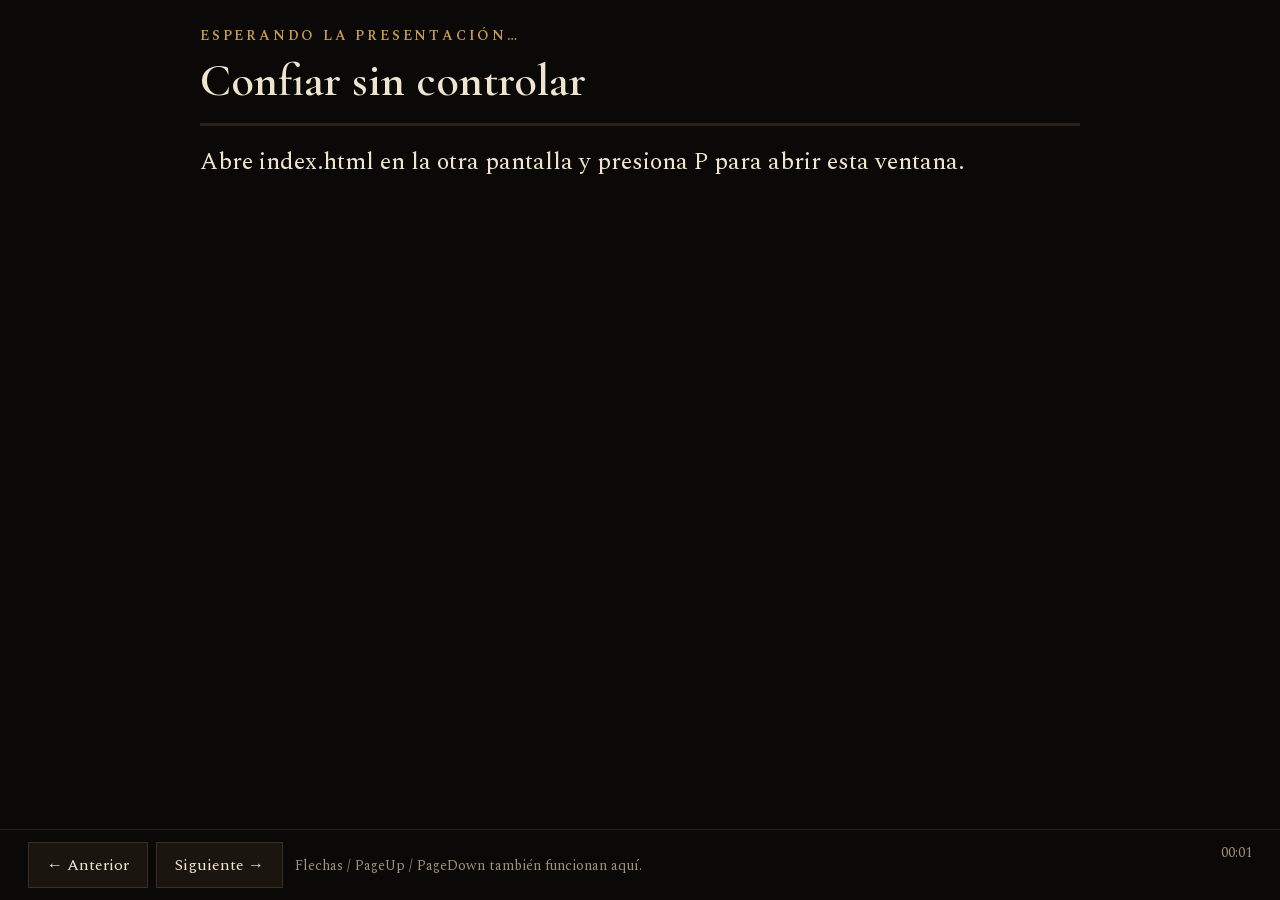
<file: 02/motion-a/notes.html>
<!doctype html>
<html lang="es">
<head>
<meta charset="utf-8">
<meta name="viewport" content="width=device-width, initial-scale=1">
<title>Notas · Confiar sin controlar</title>
<link rel="icon" href="data:,">
<link rel="stylesheet" href="css/fonts.css">
<style>
  :root{--ochre:#c89b4f;--bone:#efe4cf;--dim:#9f917a}
  html,body{margin:0;height:100%;background:#0b0907;color:var(--bone);font-family:'Spectral',Georgia,serif}
  main{max-width:880px;margin:0 auto;padding:28px 28px 90px}
  .meta{font:600 14px/1.2 'Spectral',serif;letter-spacing:.2em;text-transform:uppercase;color:var(--ochre)}
  h1{font:600 46px/1.1 'Cormorant Garamond',serif;margin:10px 0 6px}
  .beat{font-size:18px;color:var(--dim)}
  .bar{height:3px;background:#2a2119;margin:18px 0}
  .bar i{display:block;height:3px;background:var(--ochre);width:0;transition:width .4s}
  .notes{font-size:24px;line-height:1.5}
  .next{margin-top:26px;font-size:17px;color:var(--dim)}
  .keys{position:fixed;left:0;right:0;bottom:0;padding:12px 28px;background:#0b0907;border-top:1px solid #2a2119;font-size:14px;color:var(--dim)}
  button{background:#1b1510;color:var(--bone);border:1px solid #3a2e22;padding:10px 18px;font:inherit;font-size:16px;margin-right:8px;cursor:pointer}
  #clock{float:right;font-variant-numeric:tabular-nums}
</style>
</head>
<body>
<main>
  <div class="meta" id="meta">Esperando la presentación…</div>
  <h1 id="title">Confiar sin controlar</h1>
  <div class="beat" id="beat"></div>
  <div class="bar"><i id="bar"></i></div>
  <div class="notes" id="notes">Abre index.html en la otra pantalla y presiona P para abrir esta ventana.</div>
  <div class="next" id="next"></div>
</main>
<div class="keys"><button id="prev">← Anterior</button><button id="nextb">Siguiente →</button> Flechas / PageUp / PageDown también funcionan aquí. <span id="clock"></span></div>
<script>
  const bc = new BroadcastChannel('confiar-02-a');
  const $ = (id) => document.getElementById(id);
  bc.onmessage = (e) => {
    const m = e.data || {}; if (m.cmd) return;
    $('meta').textContent = `Escena ${m.i + 1} de ${m.scenes}`;
    $('title').textContent = m.title;
    $('beat').textContent = `Beat ${m.b + 1} de ${m.beats} · paso ${m.n + 1}/${m.total}`;
    $('bar').style.width = ((m.n + 1) / m.total * 100) + '%';
    $('notes').textContent = m.notes || '';
    $('next').textContent = m.next ? 'Después: ' + m.next : 'Fin';
  };
  const send = (cmd) => bc.postMessage({ cmd });
  $('prev').onclick = () => send('prev'); $('nextb').onclick = () => send('next');
  addEventListener('keydown', (e) => {
    if (['ArrowRight', 'PageDown', ' ', 'Enter'].includes(e.key)) { e.preventDefault(); send('next'); }
    if (['ArrowLeft', 'PageUp', 'Backspace'].includes(e.key)) { e.preventDefault(); send('prev'); }
  });
  const t0 = Date.now();
  setInterval(() => { const s = Math.floor((Date.now() - t0) / 1000); $('clock').textContent = `${String(Math.floor(s / 60)).padStart(2, '0')}:${String(s % 60).padStart(2, '0')}`; }, 1000);
  send('hello');
</script>
</body>
</html>
</file>
<file: 00/mobile.css>
/* Portrait and small landscape screens read each painting as art, then text. */
@media (max-width:900px) and (orientation:portrait), (max-height:550px) and (max-width:1000px) {
  .stage { height:100dvh; }
  .frame { top:0; left:0; width:100%; height:calc(100dvh - 3.5rem - env(safe-area-inset-bottom)); transform:none; overflow-x:hidden; overflow-y:auto; overscroll-behavior:contain; box-shadow:none; }
  .frame::after { display:none; }
  .painting { inset:0 0 auto; height:44svh; min-height:190px; object-position:center 42%; }
  .veil,.centered .veil,.right-copy .veil { inset:0 0 auto; height:44svh; min-height:190px; background:linear-gradient(0deg,var(--night),transparent 45%),linear-gradient(180deg,#0009,transparent 34%); }
  .grain { position:fixed; }
  .meta { top:1rem; left:1.25rem; right:1.25rem; gap:1rem; font-size:.75rem; letter-spacing:.09em; text-shadow:0 2px 8px #000; }
  .copy,.centered .copy,.right-copy .copy,.quote-heavy .copy { position:relative; left:auto; right:auto; bottom:auto; width:auto; max-height:none; display:block; margin:max(44svh,190px) 0 0; padding:1.3rem 1.3rem 1.5rem; text-align:left; }
  h1,.small-title h1,.quote-heavy h1,.hero h1 { max-width:none; font-size:clamp(2.35rem,9.5vw,4.5rem); line-height:.98; overflow-wrap:anywhere; }
  .subtitle,.small-copy .subtitle { max-width:none; margin-top:1.15rem; font-size:clamp(1.35rem,5.5vw,2rem); line-height:1.2; }
  .quote,.quote-heavy .quote { max-width:none; margin-top:1.2rem; font-size:clamp(1.35rem,5.5vw,2rem); line-height:1.2; }
  .attribution { margin-top:.85rem; font-size:1rem; }
  .list { grid-template-columns:1fr; gap:.7rem; margin-top:1.3rem; max-width:none; }
  .list li,.list.compact li { font-size:clamp(1.22rem,5vw,1.7rem); line-height:1.2; }
  .lineage { gap:.55rem; margin-top:1.2rem; }
  .lineage span { font-size:.95rem; }
  .notes-panel { position:fixed; z-index:30; left:1rem; right:1rem; bottom:calc(3.5rem + env(safe-area-inset-bottom)); width:auto; max-height:55dvh; padding:1rem; }
  .notes-panel p { font-size:1.1rem; }
  .progress { position:fixed; z-index:31; bottom:0; }
  #previous,#next { position:fixed; z-index:20; bottom:calc(.35rem + env(safe-area-inset-bottom)); width:44px; height:44px; margin:0; padding:0; overflow:visible; clip:auto; white-space:normal; border:1px solid #e1b76866; border-radius:50%; background:#110e0c55; color:var(--cream); font-size:0; }
  #previous::after { content:"←"; font-size:1.25rem; } #next::after { content:"→"; font-size:1.25rem; }
  #previous { left:.75rem; } #next { right:.75rem; }
  #previous:focus-visible,#next:focus-visible { outline:2px solid var(--gold); outline-offset:2px; }
}
</file>
<file: 01/mobile.css>
/* A mobile slide is a scrollable editorial page, not a shrunken 16:9 canvas. */
@media (max-width:900px) and (orientation:portrait), (max-height:550px) and (max-width:1000px) {
  .presentation { width:100%; height:100dvh; }
  .frame { top:0; left:0; width:100%; height:calc(100dvh - 3.5rem - env(safe-area-inset-bottom)); transform:none; box-shadow:none; }
  .slide { overflow-x:hidden; overflow-y:auto; overscroll-behavior:contain; padding-bottom:1.5rem; }
  .slide--hero::before,.slide--image::before { display:none; }
  .slide-photo { inset:0 0 auto; height:43svh; min-height:190px; object-position:center 42%; }
  .slide--hero::after,.slide--image::after,.slide--image.image-right::after { inset:0 0 auto; height:43svh; min-height:190px; background:linear-gradient(0deg,var(--night),transparent 45%),linear-gradient(180deg,#0009,transparent 35%); }
  .slide-meta { top:1rem; left:1.25rem; right:1.25rem; gap:1rem; font-size:.74rem; letter-spacing:.08em; line-height:1.2; text-shadow:0 1px 8px #0005; }
  .slide-meta::after { top:calc(100% + .5rem); width:2.5rem; }
  .content,.content--wide,.slide--closing .content { width:auto; height:auto; margin:0; padding:4.8rem 1.3rem 1rem; }
  .hero-copy,.image-copy,.image-right .image-copy { position:relative; z-index:3; left:auto; right:auto; bottom:auto; width:auto; margin:max(43svh,190px) 0 0; padding:1.3rem; }
  .hero-foot,.number-mark,.ghost-year { display:none; }
  .hero-overline,.label,.question-card .label { margin-bottom:.75rem; font-size:.8rem; }
  .hero-title,.title,.slide--closing .title { max-width:none; margin-bottom:1rem; font-size:clamp(2.3rem,9.4vw,4.7rem); line-height:.98; overflow-wrap:anywhere; }
  .hero-question { margin-top:1.2rem; padding-left:1rem; font-size:clamp(1.3rem,5.4vw,2rem); line-height:1.2; }
  .lede { max-width:none; font-size:clamp(1.3rem,5.2vw,1.9rem); line-height:1.22; }
  .small-copy { max-width:none; font-size:1.05rem; line-height:1.45; }
  .grid-two,.quote-layout,.freedom,.compare,.flow,.truth-grid { display:grid; grid-template-columns:1fr; height:auto; gap:1.3rem; }
  .question-center { display:block; height:auto; }
  .question-card { padding:1.3rem; box-shadow:none; }
  .question-card p,.quote-explain p { font-size:clamp(1.4rem,5.7vw,2.1rem); line-height:1.16; }
  .compare-card { min-height:0; padding:1.2rem; }
  .compare-card p { font-size:1.3rem; }
  .compare-arrow,.flow-arrow { justify-self:center; transform:rotate(90deg); }
  .flow-step { min-height:0; padding:1.1rem; }
  .flow-step strong { font-size:1.55rem; }
  .flow-step span { font-size:1.05rem; }
  .truth-chip { padding:.85rem; font-size:1.4rem; }
  .freedom-statement { padding:1.2rem; }
  .freedom-statement p { font-size:1.6rem; }
  .freedom-list { font-size:1.35rem; }
  .question-center .big-question,.final-question { margin-top:1.2rem; font-size:clamp(1.7rem,7vw,2.7rem); }
  .prayer { max-width:none; font-size:1.15rem; }
  .quote-layout .quote { font-size:clamp(2rem,8vw,3.6rem); }
  .quote-explain { padding-left:1rem; }
  .word-stack { margin-top:1rem; font-size:1.65rem; }
  .word-stack span:nth-child(2),.word-stack span:nth-child(3) { margin-left:0; }
  .pills { gap:.5rem; margin-top:1.2rem; }
  .pill { font-size:.92rem; }
  .list-lines { gap:.75rem; margin-top:1.2rem; }
  .list-lines li { font-size:clamp(1.25rem,5vw,1.8rem); line-height:1.2; }
  .image-caption,.quote-source { font-size:.8rem; }
  .notes-panel { position:fixed; left:1rem; right:1rem; bottom:calc(3.5rem + env(safe-area-inset-bottom)); width:auto; max-height:55dvh; }
  .controls { position:fixed; z-index:40; left:0; right:0; bottom:0; width:100%; height:calc(3.5rem + env(safe-area-inset-bottom)); padding:.35rem .75rem calc(.35rem + env(safe-area-inset-bottom)); display:flex; justify-content:space-between; align-items:center; background:transparent; opacity:1; transform:none; pointer-events:none; }
  .controls .control-button { min-width:44px; min-height:44px; font-size:1.25rem; color:var(--white); background:#12100e55; border-color:#e2c18366; pointer-events:auto; }
  .controls .control-button--wide,.controls .counter { display:none; }
  .controls .progress { position:fixed; left:0; right:0; bottom:0; height:2px; margin:0; pointer-events:none; }
}
@media print { .frame { width:100vw; height:56.25vw; } }
</file>
<file: 02/mobile.css>
/* Preserve the cinematic 16:9 layout on TV; give phones a readable vertical story. */
.mobile-nav { display:none; }
@media (max-width:900px) and (orientation:portrait), (max-height:550px) and (max-width:1000px) {
  .presentation { width:100%; height:100dvh; }
  .frame { top:0; left:0; width:100%; height:calc(100dvh - 3.5rem - env(safe-area-inset-bottom)); transform:none; box-shadow:none; }
  .slide { overflow-x:hidden; overflow-y:auto; overscroll-behavior:contain; padding-bottom:1.5rem; }
  .slide--image::before { display:none; }
  .slide-photo { inset:0 0 auto; height:43svh; min-height:190px; object-position:center 42%; }
  .slide--image::after { inset:0 0 auto; height:43svh; min-height:190px; background:linear-gradient(0deg,var(--night),transparent 45%),linear-gradient(180deg,#0009,transparent 35%); }
  .meta { top:1rem; left:1.25rem; right:1.25rem; gap:1rem; font-size:.74rem; letter-spacing:.08em; line-height:1.2; text-shadow:0 1px 8px #0005; }
  .meta::after { top:calc(100% + .5rem); width:2.5rem; }
  .body { width:auto; height:auto; margin:0; padding:4.8rem 1.3rem 1rem; }
  .body--center { display:block; }
  .image-copy,.hero .image-copy { position:relative; z-index:3; left:auto; right:auto; bottom:auto; width:auto; margin:max(43svh,190px) 0 0; padding:1.3rem; }
  .eyebrow { margin-bottom:.75rem; font-size:.8rem; }
  .title,.hero .title { max-width:none; font-size:clamp(2.3rem,9.4vw,4.7rem); line-height:.98; overflow-wrap:anywhere; }
  .lede { max-width:none; margin-top:1rem; font-size:clamp(1.3rem,5.2vw,1.9rem); line-height:1.22; }
  .support { max-width:none; margin-top:1rem; font-size:1.07rem; line-height:1.4; }
  .source-line,.quote-source { margin-top:1rem; font-size:.85rem; }
  .split,.duo,.cards,.compare { display:grid; grid-template-columns:1fr; height:auto; gap:1rem; }
  .steps { display:grid; grid-template-columns:1fr; gap:.4rem; }
  .step { padding:1rem; font-size:1.4rem; }
  .step-arrow { transform:rotate(90deg); justify-self:center; font-size:1.7rem; }
  .card { min-height:0; padding:1.1rem; }
  .card h3,.compare h3 { font-size:1.7rem; }
  .card p,.compare p { margin-top:.7rem; font-size:1.25rem; }
  .compare article { min-height:0; padding:1.1rem; }
  .duo p { padding:1.1rem; font-size:1.5rem; }
  .duo strong { font-size:.82rem; }
  .stack { gap:.8rem; margin-top:1.3rem; }
  .stack-item { font-size:1.45rem; }
  .large-quote,.final-question { max-width:none; font-size:clamp(1.9rem,7.5vw,3rem); }
  .prayer { max-width:none; font-size:1.2rem; }
  .notes-panel { position:fixed; left:1rem; right:1rem; bottom:calc(3.5rem + env(safe-area-inset-bottom)); width:auto; max-height:55dvh; }
  .mobile-nav { position:fixed; z-index:40; left:0; right:0; bottom:0; display:flex; justify-content:space-between; width:100%; padding:.35rem .75rem calc(.35rem + env(safe-area-inset-bottom)); background:transparent; pointer-events:none; }
  .mobile-nav button { width:44px; height:44px; border:1px solid #d9ad7066; border-radius:50%; background:#14181355; color:var(--ivory); font-size:1.25rem; pointer-events:auto; }
  .mobile-nav button:focus-visible { outline:2px solid var(--gold); outline-offset:2px; }
  .progress { position:fixed; z-index:41; }
}
</file>
<file: 03/css/fonts.css>
@font-face {
  font-family: 'Alegreya';
  font-style: italic;
  font-weight: 400;
  font-display: block;
  src: url(../assets/fonts/Alegreya-400i-latin-ext.woff2) format('woff2');
  unicode-range: U+0100-02BA, U+02BD-02C5, U+02C7-02CC, U+02CE-02D7, U+02DD-02FF, U+0304, U+0308, U+0329, U+1D00-1DBF, U+1E00-1E9F, U+1EF2-1EFF, U+2020, U+20A0-20AB, U+20AD-20C0, U+2113, U+2C60-2C7F, U+A720-A7FF;
}
@font-face {
  font-family: 'Alegreya';
  font-style: italic;
  font-weight: 400;
  font-display: block;
  src: url(../assets/fonts/Alegreya-400i-latin.woff2) format('woff2');
  unicode-range: U+0000-00FF, U+0131, U+0152-0153, U+02BB-02BC, U+02C6, U+02DA, U+02DC, U+0304, U+0308, U+0329, U+2000-206F, U+20AC, U+2122, U+2191, U+2193, U+2212, U+2215, U+FEFF, U+FFFD;
}
@font-face {
  font-family: 'Alegreya';
  font-style: italic;
  font-weight: 500;
  font-display: block;
  src: url(../assets/fonts/Alegreya-500i-latin-ext.woff2) format('woff2');
  unicode-range: U+0100-02BA, U+02BD-02C5, U+02C7-02CC, U+02CE-02D7, U+02DD-02FF, U+0304, U+0308, U+0329, U+1D00-1DBF, U+1E00-1E9F, U+1EF2-1EFF, U+2020, U+20A0-20AB, U+20AD-20C0, U+2113, U+2C60-2C7F, U+A720-A7FF;
}
@font-face {
  font-family: 'Alegreya';
  font-style: italic;
  font-weight: 500;
  font-display: block;
  src: url(../assets/fonts/Alegreya-500i-latin.woff2) format('woff2');
  unicode-range: U+0000-00FF, U+0131, U+0152-0153, U+02BB-02BC, U+02C6, U+02DA, U+02DC, U+0304, U+0308, U+0329, U+2000-206F, U+20AC, U+2122, U+2191, U+2193, U+2212, U+2215, U+FEFF, U+FFFD;
}
@font-face {
  font-family: 'Alegreya';
  font-style: normal;
  font-weight: 400;
  font-display: block;
  src: url(../assets/fonts/Alegreya-400-latin-ext.woff2) format('woff2');
  unicode-range: U+0100-02BA, U+02BD-02C5, U+02C7-02CC, U+02CE-02D7, U+02DD-02FF, U+0304, U+0308, U+0329, U+1D00-1DBF, U+1E00-1E9F, U+1EF2-1EFF, U+2020, U+20A0-20AB, U+20AD-20C0, U+2113, U+2C60-2C7F, U+A720-A7FF;
}
@font-face {
  font-family: 'Alegreya';
  font-style: normal;
  font-weight: 400;
  font-display: block;
  src: url(../assets/fonts/Alegreya-400-latin.woff2) format('woff2');
  unicode-range: U+0000-00FF, U+0131, U+0152-0153, U+02BB-02BC, U+02C6, U+02DA, U+02DC, U+0304, U+0308, U+0329, U+2000-206F, U+20AC, U+2122, U+2191, U+2193, U+2212, U+2215, U+FEFF, U+FFFD;
}
@font-face {
  font-family: 'Alegreya';
  font-style: normal;
  font-weight: 500;
  font-display: block;
  src: url(../assets/fonts/Alegreya-500-latin-ext.woff2) format('woff2');
  unicode-range: U+0100-02BA, U+02BD-02C5, U+02C7-02CC, U+02CE-02D7, U+02DD-02FF, U+0304, U+0308, U+0329, U+1D00-1DBF, U+1E00-1E9F, U+1EF2-1EFF, U+2020, U+20A0-20AB, U+20AD-20C0, U+2113, U+2C60-2C7F, U+A720-A7FF;
}
@font-face {
  font-family: 'Alegreya';
  font-style: normal;
  font-weight: 500;
  font-display: block;
  src: url(../assets/fonts/Alegreya-500-latin.woff2) format('woff2');
  unicode-range: U+0000-00FF, U+0131, U+0152-0153, U+02BB-02BC, U+02C6, U+02DA, U+02DC, U+0304, U+0308, U+0329, U+2000-206F, U+20AC, U+2122, U+2191, U+2193, U+2212, U+2215, U+FEFF, U+FFFD;
}
@font-face {
  font-family: 'Alegreya';
  font-style: normal;
  font-weight: 700;
  font-display: block;
  src: url(../assets/fonts/Alegreya-700-latin-ext.woff2) format('woff2');
  unicode-range: U+0100-02BA, U+02BD-02C5, U+02C7-02CC, U+02CE-02D7, U+02DD-02FF, U+0304, U+0308, U+0329, U+1D00-1DBF, U+1E00-1E9F, U+1EF2-1EFF, U+2020, U+20A0-20AB, U+20AD-20C0, U+2113, U+2C60-2C7F, U+A720-A7FF;
}
@font-face {
  font-family: 'Alegreya';
  font-style: normal;
  font-weight: 700;
  font-display: block;
  src: url(../assets/fonts/Alegreya-700-latin.woff2) format('woff2');
  unicode-range: U+0000-00FF, U+0131, U+0152-0153, U+02BB-02BC, U+02C6, U+02DA, U+02DC, U+0304, U+0308, U+0329, U+2000-206F, U+20AC, U+2122, U+2191, U+2193, U+2212, U+2215, U+FEFF, U+FFFD;
}
@font-face {
  font-family: 'Alegreya SC';
  font-style: normal;
  font-weight: 500;
  font-display: block;
  src: url(../assets/fonts/AlegreyaSC-500-latin-ext.woff2) format('woff2');
  unicode-range: U+0100-02BA, U+02BD-02C5, U+02C7-02CC, U+02CE-02D7, U+02DD-02FF, U+0304, U+0308, U+0329, U+1D00-1DBF, U+1E00-1E9F, U+1EF2-1EFF, U+2020, U+20A0-20AB, U+20AD-20C0, U+2113, U+2C60-2C7F, U+A720-A7FF;
}
@font-face {
  font-family: 'Alegreya SC';
  font-style: normal;
  font-weight: 500;
  font-display: block;
  src: url(../assets/fonts/AlegreyaSC-500-latin.woff2) format('woff2');
  unicode-range: U+0000-00FF, U+0131, U+0152-0153, U+02BB-02BC, U+02C6, U+02DA, U+02DC, U+0304, U+0308, U+0329, U+2000-206F, U+20AC, U+2122, U+2191, U+2193, U+2212, U+2215, U+FEFF, U+FFFD;
}
@font-face {
  font-family: 'Alegreya SC';
  font-style: normal;
  font-weight: 700;
  font-display: block;
  src: url(../assets/fonts/AlegreyaSC-700-latin-ext.woff2) format('woff2');
  unicode-range: U+0100-02BA, U+02BD-02C5, U+02C7-02CC, U+02CE-02D7, U+02DD-02FF, U+0304, U+0308, U+0329, U+1D00-1DBF, U+1E00-1E9F, U+1EF2-1EFF, U+2020, U+20A0-20AB, U+20AD-20C0, U+2113, U+2C60-2C7F, U+A720-A7FF;
}
@font-face {
  font-family: 'Alegreya SC';
  font-style: normal;
  font-weight: 700;
  font-display: block;
  src: url(../assets/fonts/AlegreyaSC-700-latin.woff2) format('woff2');
  unicode-range: U+0000-00FF, U+0131, U+0152-0153, U+02BB-02BC, U+02C6, U+02DA, U+02DC, U+0304, U+0308, U+0329, U+2000-206F, U+20AC, U+2122, U+2191, U+2193, U+2212, U+2215, U+FEFF, U+FFFD;
}
@font-face {
  font-family: 'Cormorant Garamond';
  font-style: italic;
  font-weight: 500;
  font-display: block;
  src: url(../assets/fonts/CormorantGaramond-500i-latin-ext.woff2) format('woff2');
  unicode-range: U+0100-02BA, U+02BD-02C5, U+02C7-02CC, U+02CE-02D7, U+02DD-02FF, U+0304, U+0308, U+0329, U+1D00-1DBF, U+1E00-1E9F, U+1EF2-1EFF, U+2020, U+20A0-20AB, U+20AD-20C0, U+2113, U+2C60-2C7F, U+A720-A7FF;
}
@font-face {
  font-family: 'Cormorant Garamond';
  font-style: italic;
  font-weight: 500;
  font-display: block;
  src: url(../assets/fonts/CormorantGaramond-500i-latin.woff2) format('woff2');
  unicode-range: U+0000-00FF, U+0131, U+0152-0153, U+02BB-02BC, U+02C6, U+02DA, U+02DC, U+0304, U+0308, U+0329, U+2000-206F, U+20AC, U+2122, U+2191, U+2193, U+2212, U+2215, U+FEFF, U+FFFD;
}
@font-face {
  font-family: 'Cormorant Garamond';
  font-style: italic;
  font-weight: 600;
  font-display: block;
  src: url(../assets/fonts/CormorantGaramond-600i-latin-ext.woff2) format('woff2');
  unicode-range: U+0100-02BA, U+02BD-02C5, U+02C7-02CC, U+02CE-02D7, U+02DD-02FF, U+0304, U+0308, U+0329, U+1D00-1DBF, U+1E00-1E9F, U+1EF2-1EFF, U+2020, U+20A0-20AB, U+20AD-20C0, U+2113, U+2C60-2C7F, U+A720-A7FF;
}
@font-face {
  font-family: 'Cormorant Garamond';
  font-style: italic;
  font-weight: 600;
  font-display: block;
  src: url(../assets/fonts/CormorantGaramond-600i-latin.woff2) format('woff2');
  unicode-range: U+0000-00FF, U+0131, U+0152-0153, U+02BB-02BC, U+02C6, U+02DA, U+02DC, U+0304, U+0308, U+0329, U+2000-206F, U+20AC, U+2122, U+2191, U+2193, U+2212, U+2215, U+FEFF, U+FFFD;
}
@font-face {
  font-family: 'Cormorant Garamond';
  font-style: italic;
  font-weight: 700;
  font-display: block;
  src: url(../assets/fonts/CormorantGaramond-700i-latin-ext.woff2) format('woff2');
  unicode-range: U+0100-02BA, U+02BD-02C5, U+02C7-02CC, U+02CE-02D7, U+02DD-02FF, U+0304, U+0308, U+0329, U+1D00-1DBF, U+1E00-1E9F, U+1EF2-1EFF, U+2020, U+20A0-20AB, U+20AD-20C0, U+2113, U+2C60-2C7F, U+A720-A7FF;
}
@font-face {
  font-family: 'Cormorant Garamond';
  font-style: italic;
  font-weight: 700;
  font-display: block;
  src: url(../assets/fonts/CormorantGaramond-700i-latin.woff2) format('woff2');
  unicode-range: U+0000-00FF, U+0131, U+0152-0153, U+02BB-02BC, U+02C6, U+02DA, U+02DC, U+0304, U+0308, U+0329, U+2000-206F, U+20AC, U+2122, U+2191, U+2193, U+2212, U+2215, U+FEFF, U+FFFD;
}
@font-face {
  font-family: 'Cormorant Garamond';
  font-style: normal;
  font-weight: 500;
  font-display: block;
  src: url(../assets/fonts/CormorantGaramond-500-latin-ext.woff2) format('woff2');
  unicode-range: U+0100-02BA, U+02BD-02C5, U+02C7-02CC, U+02CE-02D7, U+02DD-02FF, U+0304, U+0308, U+0329, U+1D00-1DBF, U+1E00-1E9F, U+1EF2-1EFF, U+2020, U+20A0-20AB, U+20AD-20C0, U+2113, U+2C60-2C7F, U+A720-A7FF;
}
@font-face {
  font-family: 'Cormorant Garamond';
  font-style: normal;
  font-weight: 500;
  font-display: block;
  src: url(../assets/fonts/CormorantGaramond-500-latin.woff2) format('woff2');
  unicode-range: U+0000-00FF, U+0131, U+0152-0153, U+02BB-02BC, U+02C6, U+02DA, U+02DC, U+0304, U+0308, U+0329, U+2000-206F, U+20AC, U+2122, U+2191, U+2193, U+2212, U+2215, U+FEFF, U+FFFD;
}
@font-face {
  font-family: 'Cormorant Garamond';
  font-style: normal;
  font-weight: 600;
  font-display: block;
  src: url(../assets/fonts/CormorantGaramond-600-latin-ext.woff2) format('woff2');
  unicode-range: U+0100-02BA, U+02BD-02C5, U+02C7-02CC, U+02CE-02D7, U+02DD-02FF, U+0304, U+0308, U+0329, U+1D00-1DBF, U+1E00-1E9F, U+1EF2-1EFF, U+2020, U+20A0-20AB, U+20AD-20C0, U+2113, U+2C60-2C7F, U+A720-A7FF;
}
@font-face {
  font-family: 'Cormorant Garamond';
  font-style: normal;
  font-weight: 600;
  font-display: block;
  src: url(../assets/fonts/CormorantGaramond-600-latin.woff2) format('woff2');
  unicode-range: U+0000-00FF, U+0131, U+0152-0153, U+02BB-02BC, U+02C6, U+02DA, U+02DC, U+0304, U+0308, U+0329, U+2000-206F, U+20AC, U+2122, U+2191, U+2193, U+2212, U+2215, U+FEFF, U+FFFD;
}
@font-face {
  font-family: 'Cormorant Garamond';
  font-style: normal;
  font-weight: 700;
  font-display: block;
  src: url(../assets/fonts/CormorantGaramond-700-latin-ext.woff2) format('woff2');
  unicode-range: U+0100-02BA, U+02BD-02C5, U+02C7-02CC, U+02CE-02D7, U+02DD-02FF, U+0304, U+0308, U+0329, U+1D00-1DBF, U+1E00-1E9F, U+1EF2-1EFF, U+2020, U+20A0-20AB, U+20AD-20C0, U+2113, U+2C60-2C7F, U+A720-A7FF;
}
@font-face {
  font-family: 'Cormorant Garamond';
  font-style: normal;
  font-weight: 700;
  font-display: block;
  src: url(../assets/fonts/CormorantGaramond-700-latin.woff2) format('woff2');
  unicode-range: U+0000-00FF, U+0131, U+0152-0153, U+02BB-02BC, U+02C6, U+02DA, U+02DC, U+0304, U+0308, U+0329, U+2000-206F, U+20AC, U+2122, U+2191, U+2193, U+2212, U+2215, U+FEFF, U+FFFD;
}
</file>
<file: 03/css/deck.css>
/* Confiar sin controlar · Dirección B «Visionario simbolista»
   B2: secuencias autoplay lentas. Estado final = CSS estático; entradas = transiciones largas. */

:root {
  --night: #0a0f2e;
  --lapis: #15227a;
  --ultra: #2a47b8;
  --verm: #e3472a;
  --verm-hi: #ff7a57;
  --gold: #e4b555;
  --gold-hi: #fbe3a0;
  --gold-deep: #8f6118;
  --emerald: #1d7a5c;
  --emerald-hi: #58d3a3;
  --violet: #2c1650;
  --violet-hi: #c9a6ff;
  --ivory: #f6eedb;
  --ivory-dim: #d9cfb8;
  --ink: #1b1530;
  --vellum: #efe3c4;

  --f-display: 'Cormorant Garamond', 'Cormorant', Georgia, serif;
  --f-body: 'Alegreya', Georgia, serif;
  --f-sc: 'Alegreya SC', 'Alegreya', Georgia, serif;

  --ease: cubic-bezier(.16, .8, .2, 1);
  --ease-io: cubic-bezier(.65, 0, .35, 1);
  --t: 1;            /* multiplicador de duraciones (reduced-motion lo baja) */
}

* { box-sizing: border-box; margin: 0; padding: 0; }
html, body { position: fixed; inset: 0; width: 100%; height: 100%; overflow: hidden; background: #05071a; touch-action: none; overscroll-behavior: none; -webkit-text-size-adjust: 100%; }
#vp { position: fixed; inset: 0; overflow: hidden; }
body { color: var(--ivory); font-family: var(--f-body); -webkit-font-smoothing: antialiased; text-rendering: optimizeLegibility; }
body.idle, body.idle * { cursor: none !important; }

#stage {
  position: absolute; left: 50%; top: 50%; width: 1920px; height: 1080px;
  transform-origin: 50% 50%; overflow: hidden; background: var(--night);
  font-size: 44px; line-height: 1.24;
}
#stage.snap *, #stage.snap *::before, #stage.snap *::after, .scene.snap-local * { transition: none !important; }

/* ---------- escenas ---------- */
.scene { position: absolute; inset: 0; overflow: hidden; opacity: 0; visibility: hidden;
  transition: opacity calc(1.6s * var(--t)) var(--ease-io), visibility 0s linear calc(1.6s * var(--t)); }
.scene.is-active { opacity: 1; visibility: visible; transition: opacity calc(1.7s * var(--t)) var(--ease-io), visibility 0s; z-index: 2; }
.scene.is-leaving { opacity: 0; visibility: visible; z-index: 1; }
.abs { position: absolute; }

/* fondos */
.bg { position: absolute; inset: 0; background-size: cover; background-position: center; }
.bg-lapis { background-color: #101a5c; background-image: radial-gradient(ellipse at 30% 20%, rgba(60,90,220,.35), transparent 60%), url(../assets/lapis.webp); }
.bg-lapis::after { content: ''; position: absolute; inset: 0; background: radial-gradient(ellipse at 50% 50%, rgba(8,12,40,0) 30%, rgba(5,7,26,.72) 100%); }
.bg-night { background-color: #070b26; background-image: radial-gradient(ellipse at 50% 30%, rgba(40,60,170,.45), transparent 65%), url(../assets/lapis.webp); background-blend-mode: normal, multiply; }
.bg-night::after { content: ''; position: absolute; inset: 0; background: rgba(4,6,24,.55); }
.bg-violet { background-color: #1d0d3a; background-image: radial-gradient(ellipse at 70% 40%, rgba(160,90,255,.28), transparent 60%), url(../assets/lapis.webp); background-blend-mode: normal, luminosity; }
.bg-violet::after { content: ''; position: absolute; inset: 0; background: linear-gradient(120deg, rgba(40,12,80,.72), rgba(14,30,40,.6)); }
.bg-vellum { background-color: var(--vellum); background-image: radial-gradient(ellipse at 50% 45%, rgba(255,250,235,.55), transparent 70%), url(../assets/vitela.webp); }
.bg-vellum::after { content: ''; position: absolute; inset: 0; background: radial-gradient(ellipse at 50% 50%, transparent 55%, rgba(120,80,30,.28) 100%); }
.bg-emerald { background-color: #062a22; background-image: radial-gradient(ellipse at 30% 30%, rgba(40,160,120,.35), transparent 60%), url(../assets/lapis.webp); background-blend-mode: normal, luminosity; }
.bg-emerald::after { content: ''; position: absolute; inset: 0; background: linear-gradient(160deg, rgba(4,40,32,.7), rgba(6,10,40,.75)); }

/* pintura a sangre, con deriva ambiental lenta (infinita: no bloquea el clic) */
.paint { position: absolute; inset: 0; overflow: hidden; }
.paint img { position: absolute; inset: -2%; width: 104%; height: 104%; object-fit: cover; }
.paint.drift img { animation: drift 38s ease-in-out infinite alternate; }
@keyframes drift { from { transform: scale(1.0) translate(0, 0); } to { transform: scale(1.06) translate(-1.2%, -0.8%); } }
.veil-l { position: absolute; inset: 0; background: linear-gradient(90deg, rgba(6,9,30,.9) 0%, rgba(6,9,30,.78) 34%, rgba(6,9,30,.35) 56%, rgba(6,9,30,0) 72%); }
.veil-r { position: absolute; inset: 0; background: linear-gradient(270deg, rgba(6,9,30,.9) 0%, rgba(6,9,30,.75) 34%, rgba(6,9,30,.3) 56%, rgba(6,9,30,0) 72%); }
.veil-b { position: absolute; inset: 0; background: linear-gradient(0deg, rgba(6,9,30,.92) 0%, rgba(6,9,30,.7) 30%, rgba(6,9,30,0) 58%); }
.veil-t { position: absolute; inset: 0; background: linear-gradient(180deg, rgba(6,9,30,.9) 0%, rgba(6,9,30,.62) 30%, rgba(6,9,30,0) 55%); }
.veil-all { position: absolute; inset: 0; background: rgba(6,9,30,.62); }
.vig { position: absolute; inset: 0; pointer-events: none; background: radial-gradient(ellipse at 50% 50%, transparent 55%, rgba(3,4,18,.65) 100%); }

/* ---------- tipografía ---------- */
.chap { position: absolute; left: 96px; top: 50px; font-family: var(--f-sc); font-weight: 700; font-size: 30px; letter-spacing: .14em; color: var(--gold); display: flex; align-items: center; gap: 18px; z-index: 5; }
.chap::after { content: ''; width: 140px; height: 2px; background: linear-gradient(90deg, var(--gold), transparent); }
.t-vellum .chap { color: var(--gold-deep); }
.t-vellum .chap::after { background: linear-gradient(90deg, var(--gold-deep), transparent); }

.kicker { font-family: var(--f-sc); font-weight: 700; font-size: 30px; letter-spacing: .16em; color: var(--gold); }
.title { font-family: var(--f-display); font-weight: 600; font-size: 150px; line-height: .92; letter-spacing: -.01em; }
.h1 { font-family: var(--f-display); font-weight: 600; font-size: 104px; line-height: 1; letter-spacing: -.005em; }
.h2 { font-family: var(--f-display); font-weight: 600; font-size: 84px; line-height: 1.02; }
.h3 { font-family: var(--f-display); font-weight: 700; font-size: 60px; line-height: 1.05; }
.lead { font-family: var(--f-body); font-weight: 500; font-size: 52px; line-height: 1.2; }
.p { font-family: var(--f-body); font-weight: 500; font-size: 44px; line-height: 1.25; }
.ps { font-family: var(--f-body); font-weight: 500; font-size: 42px; line-height: 1.24; }
.pista { font-family: var(--f-body); font-weight: 500; font-size: 56px; line-height: 1.2; }
.pista-l { font-family: var(--f-body); font-weight: 500; font-size: 66px; line-height: 1.16; }
.quote { font-family: var(--f-display); font-style: italic; font-weight: 600; font-size: 66px; line-height: 1.1; }
.src { font-family: var(--f-body); font-style: italic; font-weight: 400; font-size: 29px; line-height: 1.3; color: var(--ivory-dim); }
.t-vellum .src { color: #5b4a3a; }
.lbl { font-family: var(--f-sc); font-weight: 700; font-size: 38px; letter-spacing: .08em; }
.tag { display: inline-block; font-family: var(--f-sc); font-weight: 700; font-size: 30px; letter-spacing: .12em; padding: 6px 16px 8px; border: 2px solid currentColor; border-radius: 40px; color: var(--gold); vertical-align: middle; }
.t-vellum .tag { color: var(--gold-deep); }
.tag.verm { color: var(--verm-hi); }
.t-vellum .tag.verm { color: #b52f16; }
.center { text-align: center; }

.gold { color: var(--gold-hi); }
.verm { color: var(--verm-hi); }
.emer { color: var(--emerald-hi); }
.vio { color: var(--violet-hi); }
.t-vellum { color: var(--ink); }
.t-vellum .gold { color: #9a6410; }
.t-vellum .verm { color: #b8321a; }
.t-vellum .emer { color: #11644a; }
em { font-style: italic; }
b, strong { font-weight: 700; }

/* oro que se enciende: barrido de luz al aparecer */
.gild { background: linear-gradient(100deg, #d9a441 0%, #f3cf78 28%, #fff7d6 42%, #f0c86a 56%, #d49a36 78%, #f5d98c 100%);
  background-size: 300% 100%; background-position: 100% 0; -webkit-background-clip: text; background-clip: text; color: transparent;
  transition: background-position calc(6s * var(--t)) var(--ease) calc(var(--d, 0ms) + 200ms), opacity calc(2.4s * var(--t)) var(--ease) var(--d, 0ms), transform calc(2.8s * var(--t)) var(--ease) var(--d, 0ms), filter calc(2.4s * var(--t)) var(--ease) var(--d, 0ms); }
.gild.on, .on .gild { background-position: 0 0; }
.t-vellum .gild { background-image: linear-gradient(100deg, #7a4d0c 0%, #b07a1c 30%, #e2b24a 44%, #a36c14 60%, #6f440a 100%); }

/* ---------- revelado ---------- */
.r { opacity: 0; transform: translateY(30px); filter: blur(10px);
  transition: opacity calc(2.2s * var(--t)) var(--ease) var(--d, 0ms), transform calc(2.8s * var(--t)) var(--ease) var(--d, 0ms), filter calc(2.2s * var(--t)) var(--ease) var(--d, 0ms); }
.r.on { opacity: 1; transform: none; filter: blur(0); }
.r.off, .words.off, .draw.off { opacity: 0 !important; transform: translateY(-16px); filter: blur(6px); transition-delay: 0ms !important; transition-duration: calc(1.4s * var(--t)) !important; }
.r.fade { transform: none; }
.r.slow { transition-duration: calc(5s * var(--t)), calc(5s * var(--t)), calc(5s * var(--t)); }
.r.left { transform: translateX(-40px); }
.r.right { transform: translateX(40px); }
.r.scale { transform: scale(.86); }
.r.grow { transform: scale(1.08); }
.r.left.on, .r.right.on, .r.scale.on, .r.grow.on { transform: none; }
.r.wipe { filter: none; transform: none; clip-path: inset(0 100% 0 0); transition: clip-path calc(3s * var(--t)) var(--ease-io) var(--d, 0ms), opacity calc(.4s * var(--t)) linear var(--d, 0ms); }
.r.wipe.on { clip-path: inset(0 0 0 0); }

.words .w { display: inline-block; opacity: 0; transform: translateY(.42em); filter: blur(6px);
  transition: opacity calc(1.6s * var(--t)) var(--ease) calc((var(--d, 0ms) + var(--i) * 130ms) * var(--t)), transform calc(2s * var(--t)) var(--ease) calc((var(--d, 0ms) + var(--i) * 130ms) * var(--t)), filter calc(1.6s * var(--t)) var(--ease) calc((var(--d, 0ms) + var(--i) * 130ms) * var(--t)); }
.words.on .w { opacity: 1; transform: none; filter: blur(0); }
.words.off { transition: opacity .6s; }

svg .draw, .draw { stroke-dasharray: 1 1; stroke-dashoffset: 1; transition: stroke-dashoffset calc(4s * var(--t)) var(--ease-io) var(--d, 0ms), opacity .5s linear var(--d, 0ms); }
svg .draw.on, .draw.on { stroke-dashoffset: 0; }
svg .draw.off { opacity: 0; }
svg .r { transform-box: fill-box; transform-origin: center; }

/* ---------- componentes ---------- */
.card { background: rgba(9,13,42,.78); border: 2px solid rgba(228,181,85,.75); outline: 1px solid rgba(228,181,85,.35); outline-offset: 7px; border-radius: 6px; padding: 34px 40px 36px; box-shadow: 0 20px 60px rgba(0,0,0,.45); }
.card.violet { background: rgba(30,12,60,.8); border-color: rgba(201,166,255,.75); outline-color: rgba(201,166,255,.35); }
.card.light { background: rgba(250,244,228,.9); color: var(--ink); border-color: rgba(143,97,24,.7); outline-color: rgba(143,97,24,.3); }
.card .lbl { color: var(--gold); display: block; margin-bottom: 12px; }
.card.violet .lbl { color: var(--violet-hi); }
.card.light .lbl { color: var(--gold-deep); }

.tondo { border-radius: 50%; overflow: hidden; box-shadow: 0 0 0 6px rgba(228,181,85,.9), 0 0 0 16px rgba(228,181,85,.18), 0 30px 90px rgba(0,0,0,.55); }
.tondo img { width: 100%; height: 100%; object-fit: cover; display: block; }
.iris { clip-path: circle(0% at 50% 50%); transition: clip-path calc(4.5s * var(--t)) var(--ease) var(--d, 0ms), opacity .3s; opacity: 0; }
.iris.on { clip-path: circle(75% at 50% 50%); opacity: 1; }

.strike { position: relative; white-space: nowrap; }
.strike::after { content: ''; position: absolute; left: -2%; right: -2%; top: 54%; height: 7px; background: var(--verm); border-radius: 4px; transform: scaleX(0); transform-origin: left; transition: transform calc(.9s * var(--t)) var(--ease-io) calc(var(--d, 0ms) + 900ms); }
.on .strike::after, .strike.on::after { transform: scaleX(1); }

.rule { height: 2px; background: linear-gradient(90deg, transparent, var(--gold), transparent); }

/* ---------- capa de objetos viajeros ---------- */
#objects { position: absolute; inset: 0; pointer-events: none; z-index: 20; }
#objects .obj { position: absolute; left: 0; top: 0; opacity: 0;
  transition: transform calc(4s * var(--t)) var(--ease-io), opacity calc(2s * var(--t)) var(--ease-io), filter calc(1.2s * var(--t)) var(--ease-io); will-change: transform, opacity; }
#objects .obj img { display: block; width: 100%; height: auto; }
#objects .obj.glow img { filter: drop-shadow(0 0 30px rgba(255,210,120,.55)); }

/* polvo de oro ambiental */
#dust { position: absolute; inset: 0; z-index: 30; pointer-events: none; mix-blend-mode: screen; opacity: .8; }
#grain { position: absolute; inset: 0; z-index: 31; pointer-events: none; opacity: .09; mix-blend-mode: overlay; }

/* progreso */
#progress { position: fixed; left: 0; right: 0; bottom: 0; height: 3px; z-index: 50; background: rgba(228,181,85,.08); }
#progress i { display: block; height: 100%; width: 0; background: linear-gradient(90deg, rgba(228,181,85,.35), rgba(228,181,85,.9)); transition: width .8s var(--ease); }
#black { position: fixed; inset: 0; background: #000; z-index: 60; opacity: 0; pointer-events: none; transition: opacity .6s; }
body.blackout #black { opacity: 1; }

/* notas del presentador */
#notes { position: fixed; left: 50%; bottom: 14px; transform: translateX(-50%); width: min(1100px, 94vw); max-height: 42vh; overflow: auto; z-index: 70;
  background: rgba(8,10,28,.94); color: #efe6cf; border: 1px solid rgba(228,181,85,.5); border-radius: 10px; padding: 18px 24px; font: 17px/1.45 var(--f-body); display: none; }
body.show-notes #notes { display: block; }
#notes h4 { font: 700 14px/1.2 var(--f-sc); letter-spacing: .12em; color: var(--gold); margin-bottom: 6px; }
#notes p { margin: 4px 0; }

/* ---------- movimiento reducido ---------- */
@media (prefers-reduced-motion: reduce) {
  :root { --t: .35; }
  .paint.drift img, .amb { animation: none !important; }
  .r, .words .w { transform: none !important; filter: none !important; }
  #dust { display: none; }
}

/* ---------- B2: HUD, progreso doble, pausa ---------- */
#progress i { display: none; }
#progress b { position: absolute; top: 0; right: 0; height: 100%; width: 0; background: linear-gradient(270deg, rgba(228,181,85,.55), rgba(255,240,200,.95)); box-shadow: 0 0 8px rgba(255,220,150,.7); }
#progress.hold b { animation: prog-hold 1.6s ease-in-out infinite; }
@keyframes prog-hold { 0%,100% { opacity: 1; } 50% { opacity: .35; } }
#progress.done b { animation: prog-done 1.4s ease-out 1; }
@keyframes prog-done { 0% { box-shadow: 0 0 8px rgba(255,220,150,.7); } 30% { box-shadow: 0 0 22px rgba(255,230,170,1); background: rgba(255,244,215,1); } 100% { box-shadow: 0 0 6px rgba(255,220,150,.5); } }
#hud { position: fixed; right: 22px; top: 18px; z-index: 80; font: 700 16px/1 var(--f-sc); letter-spacing: .1em; color: rgba(246,238,219,.85); background: rgba(8,10,28,.6); padding: 8px 12px 9px; border-radius: 20px; opacity: 0; transition: opacity .5s; pointer-events: none; }
#hud.show { opacity: 1; }
/* cámara: deriva lenta continua (infinita, se pausa con Espacio) */
.cam { position: absolute; inset: 0; animation: cam 70s ease-in-out infinite alternate; transform-origin: 50% 50%; }
@keyframes cam { from { transform: scale(1) translate(0,0); } to { transform: scale(1.045) translate(-.8%, -.5%); } }
.breath { animation: breath 7s ease-in-out infinite; }
@keyframes breath { 0%,100% { filter: brightness(1) drop-shadow(0 0 0 rgba(255,210,120,0)); } 50% { filter: brightness(1.12) drop-shadow(0 0 18px rgba(255,210,120,.45)); } }
@media (prefers-reduced-motion: reduce) { .cam, .breath { animation: none !important; } }

/* móvil: la barra de navegación (flechas + inicio + sonido) ocupa la parte baja; la presentación se ve igual, sin girarse */
html.pm-bar #vp { bottom: calc(56px + env(safe-area-inset-bottom)); }
</file>
<file: 03/css/scenes.css>
/* Discernir (nº 03) · estilos de escena. Estado final = estilo estático; la entrada es transición. */
#grain { background-image: url("data:image/svg+xml;utf8,<svg xmlns='http://www.w3.org/2000/svg' width='240' height='240'><filter id='n'><feTurbulence type='fractalNoise' baseFrequency='.85' numOctaves='2' stitchTiles='stitch'/><feColorMatrix values='0 0 0 0 .5  0 0 0 0 .45  0 0 0 0 .35  0 0 0 1.1 -.2'/></filter><rect width='240' height='240' filter='url(%23n)'/></svg>"); }

/* pintura corrida a la derecha con borde izquierdo desvanecido (deja aire para el texto) */
.paint.r55 img { inset: auto; right: 0; top: 28px; width: 1520px; height: 1013px;
  -webkit-mask-image: linear-gradient(90deg, transparent 0, #000 26%); mask-image: linear-gradient(90deg, transparent 0, #000 26%); }
.paint.noimg-veil::after { content: ''; position: absolute; inset: 0; background: rgba(6,9,30,.4); }

.chips { display: flex; flex-wrap: wrap; gap: 14px 16px; }
.chip { display: inline-block; font-family: var(--f-sc); font-weight: 700; font-size: 38px; letter-spacing: .06em; padding: 8px 26px 12px;
  border: 2px solid var(--gold); border-radius: 44px; color: var(--gold-hi); background: rgba(9,13,42,.78); }
.chip.verm { border-color: var(--verm); color: var(--verm-hi); }
.chip.emer { border-color: var(--emerald-hi); color: var(--emerald-hi); }
.chip.ivory { border-color: rgba(246,238,219,.7); color: var(--ivory); }
.plate { display: inline-block; padding: 16px 32px 18px; background: rgba(9,13,42,.82); border: 2px solid rgba(228,181,85,.8); outline: 1px solid rgba(228,181,85,.35); outline-offset: 6px; border-radius: 6px; }
.plate.verm { border-color: rgba(227,71,42,.85); outline-color: rgba(227,71,42,.35); }
.small { font-family: var(--f-body); font-weight: 500; font-size: 38px; line-height: 1.22; }
.dim { color: var(--ivory-dim); }
.strike.on::after, .on .strike::after { background: var(--verm); }

/* ---------- 4 loyola y 15 indiferencia: balanza ---------- */
.bal .beam { transform-box: view-box; transform-origin: 1410px 350px; transition: transform calc(3.6s * var(--t)) var(--ease-io); }
.bal .panL, .bal .panR { transition: transform calc(3.6s * var(--t)) var(--ease-io); }
.bal .wt { transition: transform calc(2.4s * var(--t)) var(--ease), opacity calc(1.6s * var(--t)) var(--ease); transform: translateY(-260px); opacity: 0; }
#loyola.ph-peso .bal .beam { transform: rotate(9deg); }
#loyola.ph-peso .bal .panL { transform: translateY(-44px); }
#loyola.ph-peso .bal .panR { transform: translateY(44px); }
#indiferencia.ph-sesgo .bal .beam { transform: rotate(-9deg); }
#indiferencia.ph-sesgo .bal .panL { transform: translateY(44px); }
#indiferencia.ph-sesgo .bal .panR { transform: translateY(-44px); }
#indiferencia.ph-sesgo .bal .wt { transform: none; opacity: 1; }
#indiferencia.ph-libre .bal .beam { transform: none; }
#indiferencia.ph-libre .bal .panL, #indiferencia.ph-libre .bal .panR { transform: none; }
#indiferencia.ph-libre .bal .wt { transform: translateY(-260px); opacity: 0; transition-duration: calc(3s * var(--t)); }
.glowpan { opacity: 0; transition: opacity calc(2.4s * var(--t)) var(--ease); }
#loyola.ph-peso .glowpan.gr { opacity: 1; }
#indiferencia.ph-libre .glowpan.gr { opacity: .8; }

/* ---------- 9 conclusiones ---------- */
.pair .lhs, .pair .rhs { position: absolute; height: 112px; display: flex; align-items: center; padding: 0 30px; border-radius: 6px; font-size: 42px; line-height: 1.12; }
.pair .lhs { left: 96px; width: 760px; border: 2px solid rgba(228,181,85,.75); background: rgba(9,13,42,.8); font-family: var(--f-body); font-weight: 500; }
.pair .rhs { left: 1040px; width: 784px; border: 2px solid rgba(227,71,42,.75); background: rgba(40,12,24,.78); font-family: var(--f-display); font-style: italic; font-weight: 700; font-size: 48px; color: var(--verm-hi); }
.pair .rhs .strike::after { top: 50%; }
.pair .lbl2 { position: absolute; font-family: var(--f-sc); font-weight: 700; font-size: 26px; letter-spacing: .14em; }

/* ---------- 11 consolación: brújula ---------- */
.needle { transform-box: view-box; transform-origin: 1410px 500px; transform: rotate(-135deg); transition: transform calc(4.4s * var(--t)) var(--ease-io); }
#consolacion.ph-gira .needle { transform: rotate(3deg); }
.dial-verm { transition: opacity calc(2s * var(--t)) var(--ease-io); }
#consolacion.ph-gira .dial-verm { opacity: .3; }

/* ---------- 13 cadena ---------- */
.nodeR { transition: fill calc(2s * var(--t)) var(--ease), stroke calc(2s * var(--t)) var(--ease); }

/* ---------- 16 mudanza ---------- */
.nube { filter: blur(0); }
#mudanza .gline { filter: drop-shadow(0 0 8px rgba(228,181,85,.6)); }

/* ---------- 15 tres tiempos ---------- */
.col3 { position: absolute; top: 240px; width: 540px; height: 470px; }
.col3 .ico { height: 110px; display: flex; align-items: center; }
.col3 .ico svg, .col3 .ico img { height: 100px; width: auto; }
.col3.hi { transition: box-shadow calc(2.4s * var(--t)) var(--ease), border-color calc(2.4s * var(--t)) var(--ease); }
#tres.ph-hi .col3.hi { box-shadow: 0 0 0 4px rgba(251,227,160,.5), 0 0 70px rgba(228,181,85,.55), 0 20px 60px rgba(0,0,0,.45); border-color: var(--gold-hi); }
#tres.ph-hi .col3.lo { opacity: .55; transition: opacity calc(2s * var(--t)) var(--ease); }

/* ---------- 20 examen ---------- */
.step { position: absolute; left: 100px; width: 900px; display: flex; gap: 28px; align-items: flex-start; }
.num { flex: none; width: 92px; height: 92px; border-radius: 50%; border: 3px solid var(--gold); display: grid; place-items: center;
  font-family: var(--f-display); font-weight: 700; font-size: 54px; color: var(--gold-hi); background: rgba(9,13,42,.85); box-shadow: 0 0 0 7px rgba(228,181,85,.15); }
.step .lbl { color: var(--gold); font-size: 40px; }
.step p { font-family: var(--f-body); font-weight: 500; font-size: 40px; line-height: 1.22; margin-top: 4px; }

/* ---------- 22 cierre ---------- */
.medal { position: absolute; top: 120px; width: 330px; height: 330px; }
.medal .tondo { width: 330px; height: 330px; }
.medcap { position: absolute; top: 480px; width: 520px; text-align: center; }
.medcap b { display: block; font-family: var(--f-sc); font-weight: 700; font-size: 42px; letter-spacing: .06em; color: var(--ivory); }
.medcap span { display: block; margin-top: 8px; font-family: var(--f-body); font-size: 34px; line-height: 1.2; color: var(--ivory-dim); }
.alba-veil { position: absolute; inset: 0; background: radial-gradient(ellipse 1200px 560px at 50% 38%, rgba(255,247,226,.6), rgba(255,247,226,0) 75%); }
.title.ink { color: #1c1438; font-size: 100px; line-height: 1.02; text-shadow: 0 0 40px rgba(255,248,230,.85); }
.quote.ink { color: #1c1438; text-shadow: 0 0 30px rgba(255,248,230,.9); }
.oracion .quote { font-size: 44px; line-height: 1.12; color: var(--ivory); }
.oracion .amen { font-family: var(--f-display); font-weight: 700; font-style: italic; font-size: 56px; color: var(--gold-hi); margin-top: 10px; }

/* aliento del oro en objetos */
.breath { animation: breath 7s ease-in-out infinite; }
@keyframes breath { 0%,100% { filter: brightness(1) drop-shadow(0 0 0 rgba(255,210,120,0)); } 50% { filter: brightness(1.12) drop-shadow(0 0 18px rgba(255,210,120,.45)); } }
.cam { position: absolute; inset: 0; animation: cam 70s ease-in-out infinite alternate; transform-origin: 50% 50%; }
@keyframes cam { from { transform: scale(1) translate(0,0); } to { transform: scale(1.045) translate(-.8%, -.5%); } }
@media (prefers-reduced-motion: reduce) { .cam, .breath { animation: none !important; } }

/* 9 conclusiones: tachado en la fase final; rótulos sin partir */
.pair .lbl2 { white-space: nowrap; }
#conclusiones .strike::after { transform: scaleX(0); transition-delay: 0s; }
#conclusiones.ph-tacha .strike::after { transform: scaleX(1); }
#conclusiones.ph-tacha .pair .r:nth-child(n+4) .strike::after { transition-delay: .4s; }
#conclusiones.ph-tacha .pair .r:nth-child(n+6) .strike::after { transition-delay: .8s; }
#conclusiones.ph-tacha .pair .r:nth-child(n+8) .strike::after { transition-delay: 1.2s; }
.pair .lhs { font-size: 46px; }
.pair .rhs { font-size: 52px; }

/* ---------- balanza pintada (sprites): loyola e indiferencia ---------- */
.bal3 { position: absolute; left: 0; top: 0; width: 1920px; height: 1080px; }
.bal3 img { position: absolute; display: block; }
.bal3 .b-col { filter: drop-shadow(0 18px 24px rgba(0,0,0,.5)); }
.bal3 .b-beam { position: absolute; left: 1105px; top: 255px; width: 640px; height: 235px; transform-origin: 50% 50%; transform: rotate(-7deg);
  transition: transform calc(2.8s * var(--t)) cubic-bezier(.3,1.7,.45,1); z-index: 3; filter: drop-shadow(0 10px 16px rgba(0,0,0,.45)); }
.bal3 .b-beam img { left: 0; top: 0; width: 640px; height: 235px; }
.bal3.on .b-beam { transform: rotate(0); }
.bal3 .b-pan { position: absolute; width: 226px; height: 421px; transition: transform calc(2.8s * var(--t)) cubic-bezier(.3,1.7,.45,1); z-index: 2; }
.bal3 .b-panL { transform: translateY(40px); } .bal3 .b-panR { transform: translateY(-40px); }
.bal3.on .b-panL, .bal3.on .b-panR { transform: none; }
.bal3 .b-pimg { left: 0; top: 0; width: 226px; height: auto; filter: drop-shadow(0 14px 18px rgba(0,0,0,.45)); }
.bal3 .props img { filter: drop-shadow(0 6px 8px rgba(0,0,0,.5)); transition: filter calc(2.8s * var(--t)) var(--ease), opacity calc(1s * var(--t)) linear var(--d,0ms), transform calc(1.4s * var(--t)) cubic-bezier(.3,1.6,.45,1) var(--d,0ms); }
.bal3 .prop.r { transform: translateY(-300px) rotate(-10deg); filter: none; }
.bal3 .prop.r.on { transform: none; filter: drop-shadow(0 6px 8px rgba(0,0,0,.5)); }
.bal3 .b-glow { position: absolute; left: 1420px; top: 330px; width: 600px; height: 600px; border-radius: 50%; opacity: 0; z-index: 0;
  background: radial-gradient(closest-side, rgba(255,226,150,.5), rgba(255,226,150,0)); transition: opacity calc(3s * var(--t)) var(--ease); }
.bal3 .sparks i { position: absolute; bottom: 150px; width: 7px; height: 7px; border-radius: 50%; background: #fff2bd; box-shadow: 0 0 12px 3px rgba(255,220,140,.9); opacity: 0; }
.bal3 .sparks i:nth-child(1){left:20px;animation-delay:0s}.bal3 .sparks i:nth-child(2){left:62px;animation-delay:.7s}.bal3 .sparks i:nth-child(3){left:104px;animation-delay:1.3s}
.bal3 .sparks i:nth-child(4){left:146px;animation-delay:.3s}.bal3 .sparks i:nth-child(5){left:188px;animation-delay:1s}.bal3 .sparks i:nth-child(6){left:40px;animation-delay:1.8s}
.bal3 .sparks i:nth-child(7){left:126px;animation-delay:2.2s}.bal3 .sparks i:nth-child(8){left:170px;animation-delay:2.6s}
@keyframes rise { 0% { transform: translateY(0) scale(.6); opacity: 0; } 15% { opacity: 1; } 100% { transform: translateY(-190px) scale(1.1); opacity: 0; } }
/* loyola: gana el lado de la vida entregada */
#loyola.ph-peso .bal3 .b-beam { transform: rotate(9deg); }
#loyola.ph-peso .bal3 .b-panL { transform: translateY(-46px); }
#loyola.ph-peso .bal3 .b-panR { transform: translateY(46px); }
#loyola.ph-peso .bal3 .gl img { filter: grayscale(.9) brightness(.55) saturate(.5) drop-shadow(0 6px 8px rgba(0,0,0,.5)); }
#loyola.ph-peso .bal3 .sa img { filter: brightness(1.15) drop-shadow(0 0 16px rgba(255,220,140,.9)); }
#loyola.ph-peso .bal3 .b-glow { opacity: 1; }
#loyola.ph-peso .bal3 .sparks i { animation: rise 2.8s ease-out infinite; }
#stage.snap .bal3 .sparks i { animation-play-state: paused; }

/* prop con rotación propia (variable) */
.bal3 .prop.r { transform: translateY(-300px) rotate(var(--rot0, -10deg)); }
.bal3 .prop.r.on { transform: rotate(var(--rot, 0deg)); }
/* indiferencia: sesgo y liberación */
#indiferencia.ph-sesgo .bal3 .b-beam { transform: rotate(-9deg); }
#indiferencia.ph-sesgo .bal3 .b-panL { transform: translateY(46px); }
#indiferencia.ph-sesgo .bal3 .b-panR { transform: translateY(-46px); }
#indiferencia.ph-libre .bal3 .b-beam { transform: rotate(0); }
#indiferencia.ph-libre .bal3 .b-panL, #indiferencia.ph-libre .bal3 .b-panR { transform: none; }
#indiferencia .bal3 .prop.stone.on { transition: opacity calc(1s * var(--t)) linear, transform calc(1.4s * var(--t)) cubic-bezier(.3,1.6,.45,1); }
#indiferencia.ph-libre .bal3 .prop.stone { transform: translateY(-340px) rotate(14deg); opacity: 0; transition: transform calc(2.6s * var(--t)) var(--ease-io), opacity calc(2s * var(--t)) var(--ease-io); }
#indiferencia.ph-libre .bal3 .sa img { filter: brightness(1.15) drop-shadow(0 0 16px rgba(255,220,140,.9)); }
#indiferencia.ph-libre .bal3 .b-glow { opacity: 1; }
#indiferencia.ph-libre .bal3 .sparks i { animation: rise 2.8s ease-out infinite; }
/* consolación: brújula pintada */
.comp { position: absolute; left: 0; top: 0; width: 1920px; height: 1080px; }
.comp img { position: absolute; display: block; }
.comp .c-halo { position: absolute; left: 1050px; top: 140px; width: 720px; height: 720px; border-radius: 50%; background: radial-gradient(closest-side, rgba(255,226,150,.28), rgba(255,226,150,0)); transition: opacity calc(3s * var(--t)); }
#consolacion.ph-gira .comp .c-halo { background: radial-gradient(closest-side, rgba(255,226,150,.6), rgba(255,226,150,0)); }
.comp .c-dial { filter: drop-shadow(0 18px 28px rgba(0,0,0,.5)); }
.comp .c-star { animation: starpulse 4s ease-in-out infinite; }
@keyframes starpulse { 0%,100% { filter: drop-shadow(0 0 6px rgba(255,226,150,.6)); } 50% { filter: drop-shadow(0 0 20px rgba(255,236,170,1)); } }
.comp .c-needle { position: absolute; left: 1369px; top: 300px; width: 81px; height: 400px; }
.comp .c-needle img { left: 0; top: 0; width: 81px; height: 400px; transform-origin: 50% 50%; transform: rotate(-135deg); transition: transform calc(4.6s * var(--t)) cubic-bezier(.3,1.5,.42,1); filter: drop-shadow(0 8px 10px rgba(0,0,0,.5)); }
#consolacion.ph-gira .comp .c-needle img { transform: rotate(3deg); }

/* ---------- pulido global: esquineros dorados pintados ---------- */
.card::before, .plate::before, .card::after, .plate::after { content: ''; position: absolute; width: 64px; height: 78px; background: url(../assets/sp/esquina.webp) center/contain no-repeat; pointer-events: none; z-index: 2; }
.card::before, .plate::before { left: -16px; top: -16px; }
.card::after, .plate::after { right: -16px; bottom: -16px; transform: rotate(180deg); }
/* iconos pintados en tarjetas */
.cico { position: absolute; right: 26px; bottom: 26px; width: auto; filter: drop-shadow(0 8px 12px rgba(0,0,0,.5)); }
.col3 .ico { height: 130px; }
.col3 .ico img { height: 124px !important; width: auto; filter: drop-shadow(0 8px 12px rgba(0,0,0,.5)); }
/* examen: icono en lugar de número */
.step .num { width: 104px; height: 112px; border: none; background: none; box-shadow: none; font-size: 0; }
.step .num img { height: 108px; width: auto; filter: drop-shadow(0 6px 10px rgba(0,0,0,.55)); }
/* pregunta */
.swing { transform-origin: 50% 0%; animation: swing 5s ease-in-out infinite; }
@keyframes swing { 0%,100% { transform: rotate(-3.5deg); } 50% { transform: rotate(3.5deg); } }
.door-glow { background: radial-gradient(closest-side, rgba(255,226,150,.45), rgba(255,226,150,0)); }
/* mudanza */
.nube { animation: drift2 18s ease-in-out infinite alternate; }
@keyframes drift2 { from { transform: translateX(-26px); } to { transform: translateX(26px); } }
.faro { animation: faro 4s ease-in-out infinite; }
@keyframes faro { 0%,100% { filter: drop-shadow(0 0 14px rgba(255,226,150,.5)); } 50% { filter: drop-shadow(0 0 34px rgba(255,236,170,1)); } }
/* cadena y ruta */
.med { filter: drop-shadow(0 10px 16px rgba(0,0,0,.55)); }
.med2 { filter: drop-shadow(0 8px 12px rgba(0,0,0,.6)); }
#stage.snap .swing, #stage.snap .nube { animation-play-state: paused; }

/* teléfono: sin capas de grano/polvo (rendimiento) */
@media (pointer: coarse) and (max-width: 900px) { #grain, #dust { display: none; } }
</file>
<file: 02/motion-a/css/fonts.css>
/* latin-ext */
@font-face {
  font-family: 'Cormorant Garamond';
  font-style: italic;
  font-weight: 500;
  font-display: swap;
  src: url(../assets/fonts/CormorantGaramond-500i-latin-ext.woff2) format('woff2');
  unicode-range: U+0100-02BA, U+02BD-02C5, U+02C7-02CC, U+02CE-02D7, U+02DD-02FF, U+0304, U+0308, U+0329, U+1D00-1DBF, U+1E00-1E9F, U+1EF2-1EFF, U+2020, U+20A0-20AB, U+20AD-20C0, U+2113, U+2C60-2C7F, U+A720-A7FF;
}
/* latin */
@font-face {
  font-family: 'Cormorant Garamond';
  font-style: italic;
  font-weight: 500;
  font-display: swap;
  src: url(../assets/fonts/CormorantGaramond-500i-latin.woff2) format('woff2');
  unicode-range: U+0000-00FF, U+0131, U+0152-0153, U+02BB-02BC, U+02C6, U+02DA, U+02DC, U+0304, U+0308, U+0329, U+2000-206F, U+20AC, U+2122, U+2191, U+2193, U+2212, U+2215, U+FEFF, U+FFFD;
}
/* latin-ext */
@font-face {
  font-family: 'Cormorant Garamond';
  font-style: italic;
  font-weight: 600;
  font-display: swap;
  src: url(../assets/fonts/CormorantGaramond-600i-latin-ext.woff2) format('woff2');
  unicode-range: U+0100-02BA, U+02BD-02C5, U+02C7-02CC, U+02CE-02D7, U+02DD-02FF, U+0304, U+0308, U+0329, U+1D00-1DBF, U+1E00-1E9F, U+1EF2-1EFF, U+2020, U+20A0-20AB, U+20AD-20C0, U+2113, U+2C60-2C7F, U+A720-A7FF;
}
/* latin */
@font-face {
  font-family: 'Cormorant Garamond';
  font-style: italic;
  font-weight: 600;
  font-display: swap;
  src: url(../assets/fonts/CormorantGaramond-600i-latin.woff2) format('woff2');
  unicode-range: U+0000-00FF, U+0131, U+0152-0153, U+02BB-02BC, U+02C6, U+02DA, U+02DC, U+0304, U+0308, U+0329, U+2000-206F, U+20AC, U+2122, U+2191, U+2193, U+2212, U+2215, U+FEFF, U+FFFD;
}
/* latin-ext */
@font-face {
  font-family: 'Cormorant Garamond';
  font-style: normal;
  font-weight: 500;
  font-display: swap;
  src: url(../assets/fonts/CormorantGaramond-500-latin-ext.woff2) format('woff2');
  unicode-range: U+0100-02BA, U+02BD-02C5, U+02C7-02CC, U+02CE-02D7, U+02DD-02FF, U+0304, U+0308, U+0329, U+1D00-1DBF, U+1E00-1E9F, U+1EF2-1EFF, U+2020, U+20A0-20AB, U+20AD-20C0, U+2113, U+2C60-2C7F, U+A720-A7FF;
}
/* latin */
@font-face {
  font-family: 'Cormorant Garamond';
  font-style: normal;
  font-weight: 500;
  font-display: swap;
  src: url(../assets/fonts/CormorantGaramond-500-latin.woff2) format('woff2');
  unicode-range: U+0000-00FF, U+0131, U+0152-0153, U+02BB-02BC, U+02C6, U+02DA, U+02DC, U+0304, U+0308, U+0329, U+2000-206F, U+20AC, U+2122, U+2191, U+2193, U+2212, U+2215, U+FEFF, U+FFFD;
}
/* latin-ext */
@font-face {
  font-family: 'Cormorant Garamond';
  font-style: normal;
  font-weight: 600;
  font-display: swap;
  src: url(../assets/fonts/CormorantGaramond-600-latin-ext.woff2) format('woff2');
  unicode-range: U+0100-02BA, U+02BD-02C5, U+02C7-02CC, U+02CE-02D7, U+02DD-02FF, U+0304, U+0308, U+0329, U+1D00-1DBF, U+1E00-1E9F, U+1EF2-1EFF, U+2020, U+20A0-20AB, U+20AD-20C0, U+2113, U+2C60-2C7F, U+A720-A7FF;
}
/* latin */
@font-face {
  font-family: 'Cormorant Garamond';
  font-style: normal;
  font-weight: 600;
  font-display: swap;
  src: url(../assets/fonts/CormorantGaramond-600-latin.woff2) format('woff2');
  unicode-range: U+0000-00FF, U+0131, U+0152-0153, U+02BB-02BC, U+02C6, U+02DA, U+02DC, U+0304, U+0308, U+0329, U+2000-206F, U+20AC, U+2122, U+2191, U+2193, U+2212, U+2215, U+FEFF, U+FFFD;
}
/* latin-ext */
@font-face {
  font-family: 'Cormorant Garamond';
  font-style: normal;
  font-weight: 700;
  font-display: swap;
  src: url(../assets/fonts/CormorantGaramond-700-latin-ext.woff2) format('woff2');
  unicode-range: U+0100-02BA, U+02BD-02C5, U+02C7-02CC, U+02CE-02D7, U+02DD-02FF, U+0304, U+0308, U+0329, U+1D00-1DBF, U+1E00-1E9F, U+1EF2-1EFF, U+2020, U+20A0-20AB, U+20AD-20C0, U+2113, U+2C60-2C7F, U+A720-A7FF;
}
/* latin */
@font-face {
  font-family: 'Cormorant Garamond';
  font-style: normal;
  font-weight: 700;
  font-display: swap;
  src: url(../assets/fonts/CormorantGaramond-700-latin.woff2) format('woff2');
  unicode-range: U+0000-00FF, U+0131, U+0152-0153, U+02BB-02BC, U+02C6, U+02DA, U+02DC, U+0304, U+0308, U+0329, U+2000-206F, U+20AC, U+2122, U+2191, U+2193, U+2212, U+2215, U+FEFF, U+FFFD;
}
/* latin-ext */
@font-face {
  font-family: 'Spectral';
  font-style: italic;
  font-weight: 400;
  font-display: swap;
  src: url(../assets/fonts/Spectral-400i-latin-ext.woff2) format('woff2');
  unicode-range: U+0100-02BA, U+02BD-02C5, U+02C7-02CC, U+02CE-02D7, U+02DD-02FF, U+0304, U+0308, U+0329, U+1D00-1DBF, U+1E00-1E9F, U+1EF2-1EFF, U+2020, U+20A0-20AB, U+20AD-20C0, U+2113, U+2C60-2C7F, U+A720-A7FF;
}
/* latin */
@font-face {
  font-family: 'Spectral';
  font-style: italic;
  font-weight: 400;
  font-display: swap;
  src: url(../assets/fonts/Spectral-400i-latin.woff2) format('woff2');
  unicode-range: U+0000-00FF, U+0131, U+0152-0153, U+02BB-02BC, U+02C6, U+02DA, U+02DC, U+0304, U+0308, U+0329, U+2000-206F, U+20AC, U+2122, U+2191, U+2193, U+2212, U+2215, U+FEFF, U+FFFD;
}
/* latin-ext */
@font-face {
  font-family: 'Spectral';
  font-style: italic;
  font-weight: 500;
  font-display: swap;
  src: url(../assets/fonts/Spectral-500i-latin-ext.woff2) format('woff2');
  unicode-range: U+0100-02BA, U+02BD-02C5, U+02C7-02CC, U+02CE-02D7, U+02DD-02FF, U+0304, U+0308, U+0329, U+1D00-1DBF, U+1E00-1E9F, U+1EF2-1EFF, U+2020, U+20A0-20AB, U+20AD-20C0, U+2113, U+2C60-2C7F, U+A720-A7FF;
}
/* latin */
@font-face {
  font-family: 'Spectral';
  font-style: italic;
  font-weight: 500;
  font-display: swap;
  src: url(../assets/fonts/Spectral-500i-latin.woff2) format('woff2');
  unicode-range: U+0000-00FF, U+0131, U+0152-0153, U+02BB-02BC, U+02C6, U+02DA, U+02DC, U+0304, U+0308, U+0329, U+2000-206F, U+20AC, U+2122, U+2191, U+2193, U+2212, U+2215, U+FEFF, U+FFFD;
}
/* latin-ext */
@font-face {
  font-family: 'Spectral';
  font-style: normal;
  font-weight: 400;
  font-display: swap;
  src: url(../assets/fonts/Spectral-400-latin-ext.woff2) format('woff2');
  unicode-range: U+0100-02BA, U+02BD-02C5, U+02C7-02CC, U+02CE-02D7, U+02DD-02FF, U+0304, U+0308, U+0329, U+1D00-1DBF, U+1E00-1E9F, U+1EF2-1EFF, U+2020, U+20A0-20AB, U+20AD-20C0, U+2113, U+2C60-2C7F, U+A720-A7FF;
}
/* latin */
@font-face {
  font-family: 'Spectral';
  font-style: normal;
  font-weight: 400;
  font-display: swap;
  src: url(../assets/fonts/Spectral-400-latin.woff2) format('woff2');
  unicode-range: U+0000-00FF, U+0131, U+0152-0153, U+02BB-02BC, U+02C6, U+02DA, U+02DC, U+0304, U+0308, U+0329, U+2000-206F, U+20AC, U+2122, U+2191, U+2193, U+2212, U+2215, U+FEFF, U+FFFD;
}
/* latin-ext */
@font-face {
  font-family: 'Spectral';
  font-style: normal;
  font-weight: 500;
  font-display: swap;
  src: url(../assets/fonts/Spectral-500-latin-ext.woff2) format('woff2');
  unicode-range: U+0100-02BA, U+02BD-02C5, U+02C7-02CC, U+02CE-02D7, U+02DD-02FF, U+0304, U+0308, U+0329, U+1D00-1DBF, U+1E00-1E9F, U+1EF2-1EFF, U+2020, U+20A0-20AB, U+20AD-20C0, U+2113, U+2C60-2C7F, U+A720-A7FF;
}
/* latin */
@font-face {
  font-family: 'Spectral';
  font-style: normal;
  font-weight: 500;
  font-display: swap;
  src: url(../assets/fonts/Spectral-500-latin.woff2) format('woff2');
  unicode-range: U+0000-00FF, U+0131, U+0152-0153, U+02BB-02BC, U+02C6, U+02DA, U+02DC, U+0304, U+0308, U+0329, U+2000-206F, U+20AC, U+2122, U+2191, U+2193, U+2212, U+2215, U+FEFF, U+FFFD;
}
/* latin-ext */
@font-face {
  font-family: 'Spectral';
  font-style: normal;
  font-weight: 600;
  font-display: swap;
  src: url(../assets/fonts/Spectral-600-latin-ext.woff2) format('woff2');
  unicode-range: U+0100-02BA, U+02BD-02C5, U+02C7-02CC, U+02CE-02D7, U+02DD-02FF, U+0304, U+0308, U+0329, U+1D00-1DBF, U+1E00-1E9F, U+1EF2-1EFF, U+2020, U+20A0-20AB, U+20AD-20C0, U+2113, U+2C60-2C7F, U+A720-A7FF;
}
/* latin */
@font-face {
  font-family: 'Spectral';
  font-style: normal;
  font-weight: 600;
  font-display: swap;
  src: url(../assets/fonts/Spectral-600-latin.woff2) format('woff2');
  unicode-range: U+0000-00FF, U+0131, U+0152-0153, U+02BB-02BC, U+02C6, U+02DA, U+02DC, U+0304, U+0308, U+0329, U+2000-206F, U+20AC, U+2122, U+2191, U+2193, U+2212, U+2215, U+FEFF, U+FFFD;
}
</file>
<file: 02/motion-a/css/deck.css>
/* Confiar sin controlar · Dirección A «Claroscuro cinematográfico» */
:root{
  --ink:#050407;      /* negro betún */
  --umber:#1a120c;    /* sombra tostada */
  --ochre:#c89b4f;    /* ocre dorado (etiquetas) */
  --gold:#e8c67e;     /* luz de vela */
  --bone:#f2e8d5;     /* hueso / texto principal */
  --dim:#bfae92;      /* texto secundario */
  --blood:#b3402b;    /* bermellón apagado */
  --moon:#aebfd0;     /* luz de luna */
  --serif-d:'Cormorant Garamond', 'Cormorant', Garamond, 'Times New Roman', serif;
  --serif-t:'Spectral', Georgia, 'Times New Roman', serif;
}
*{box-sizing:border-box}
html,body{margin:0;height:100%;background:#000;overflow:hidden;color:var(--bone)}
body{font-family:var(--serif-t);-webkit-font-smoothing:antialiased;text-rendering:optimizeLegibility}
body.idle, body.idle *{cursor:none !important}

#stage{position:absolute;left:0;top:0;width:1920px;height:1080px;transform-origin:0 0;overflow:hidden;background:var(--ink);isolation:isolate}
#scenes{position:absolute;inset:0}
.scene{position:absolute;inset:0;overflow:hidden;background:var(--ink)}
.abs{position:absolute}
.fill{position:absolute;inset:0}

/* ---------- pintura y cámara ---------- */
.cam{position:absolute;inset:0;transform-origin:0 0;will-change:transform}
.drift{position:absolute;inset:0;transform-origin:50% 50%}
.paint{position:absolute;inset:0;width:100%;height:100%;object-fit:cover;display:block;user-select:none;-webkit-user-drag:none}
.obj{position:absolute;display:block;mix-blend-mode:screen;user-select:none;-webkit-user-drag:none;
  -webkit-mask-image:radial-gradient(closest-side,#000 62%,transparent 100%);mask-image:radial-gradient(closest-side,#000 62%,transparent 100%)}
.fx{position:absolute;inset:0;width:100%;height:100%;pointer-events:none}
.shade-l{background:linear-gradient(90deg,rgba(5,4,7,.94) 0%,rgba(5,4,7,.86) 34%,rgba(5,4,7,.35) 58%,rgba(5,4,7,0) 72%)}
.shade-r{background:linear-gradient(270deg,rgba(5,4,7,.94) 0%,rgba(5,4,7,.86) 34%,rgba(5,4,7,.35) 58%,rgba(5,4,7,0) 72%)}
.shade-b{background:linear-gradient(0deg,rgba(5,4,7,.95) 0%,rgba(5,4,7,.82) 30%,rgba(5,4,7,0) 62%)}
.shade-t{background:linear-gradient(180deg,rgba(5,4,7,.92) 0%,rgba(5,4,7,.7) 28%,rgba(5,4,7,0) 55%)}
.vig{background:radial-gradient(ellipse at 50% 50%,rgba(0,0,0,0) 45%,rgba(0,0,0,.55) 100%)}
.flash{background:#dfe6ee;mix-blend-mode:screen;opacity:0}
.beam{position:absolute;pointer-events:none;mix-blend-mode:screen;transform-origin:50% 0;
  background:linear-gradient(180deg,rgba(255,214,150,.30),rgba(255,200,130,.10) 55%,rgba(255,200,130,0));filter:blur(18px)}
.lb{position:absolute;left:0;right:0;height:0;background:#000;z-index:40}
.lb.top{top:0}.lb.bot{bottom:0}

/* ---------- tipografía ---------- */
.rv{opacity:0;visibility:hidden}
.kicker{font-family:var(--serif-t);font-weight:600;font-size:27px;letter-spacing:.24em;text-transform:uppercase;color:var(--ochre)}
.kicker .sep{display:inline-block;width:56px;height:2px;background:var(--ochre);vertical-align:middle;margin:0 18px 0 0;opacity:.8}
.h0{font-family:var(--serif-d);font-weight:600;font-size:150px;line-height:.98;letter-spacing:-.005em;color:var(--bone);text-shadow:0 4px 40px rgba(0,0,0,.85)}
.h1{font-family:var(--serif-d);font-weight:600;font-size:112px;line-height:1.02;color:var(--bone);text-shadow:0 4px 34px rgba(0,0,0,.85)}
.h2{font-family:var(--serif-d);font-weight:600;font-size:84px;line-height:1.06;color:var(--bone);text-shadow:0 3px 28px rgba(0,0,0,.85)}
.q{font-family:var(--serif-d);font-style:italic;font-weight:600;font-size:70px;line-height:1.14;color:var(--bone);text-shadow:0 3px 30px rgba(0,0,0,.9)}
.q.lg{font-size:84px}.q.md{font-size:60px}.q.sm{font-size:52px}
.body{font-family:var(--serif-t);font-weight:400;font-size:42px;line-height:1.36;color:var(--bone);text-shadow:0 2px 20px rgba(0,0,0,.9)}
.body.sm{font-size:36px}
.body b,.q b,.h1 b,.h2 b{font-weight:600;color:var(--gold)}
.tag{font-family:var(--serif-t);font-style:italic;font-size:28px;line-height:1.3;color:var(--dim);text-shadow:0 2px 14px rgba(0,0,0,.9)}
.src{font-family:var(--serif-t);font-size:27px;line-height:1.3;color:var(--ochre);letter-spacing:.02em;text-shadow:0 2px 14px rgba(0,0,0,.9)}
.src i{color:var(--gold)}
.rule{height:2px;background:linear-gradient(90deg,var(--ochre),rgba(200,155,79,0));transform-origin:0 50%}
.cold{color:var(--moon)!important}
.warm{color:var(--gold)!important}
.red{color:#e0674d!important}
.dimt{color:var(--dim)!important}
.w{display:inline-block;white-space:pre}

/* tarjetas de fuente */
.card{position:absolute;padding:34px 40px 36px;background:linear-gradient(180deg,rgba(18,12,8,.88),rgba(10,7,5,.92));
  border-top:2px solid rgba(200,155,79,.7);box-shadow:0 30px 80px rgba(0,0,0,.6)}
.card .src{margin-bottom:14px;display:block}
.stamp{position:absolute;border:2px solid rgba(200,155,79,.8);padding:18px 30px;font-family:var(--serif-t);font-weight:600;font-size:32px;color:var(--gold);letter-spacing:.04em;background:rgba(5,4,7,.72)}

/* tablas de comparación */
.cmp{position:absolute;display:grid;grid-template-columns:300px 1fr 1fr;column-gap:0;align-items:stretch}
.cmp .row{display:contents}
.cmp .c{padding:20px 30px;border-top:1px solid rgba(200,155,79,.35);font-size:40px;line-height:1.2;font-family:var(--serif-t);text-shadow:0 2px 16px #000}
.cmp .lab{font-size:27px;letter-spacing:.2em;text-transform:uppercase;color:var(--ochre);font-weight:600;display:flex;align-items:center}

/* progreso y notas */
#progress{position:absolute;left:0;bottom:0;height:3px;width:0;background:linear-gradient(90deg,rgba(200,155,79,.25),rgba(232,198,126,.75));z-index:90;transition:width .6s ease}
#grain{position:absolute;inset:0;width:100%;height:100%;pointer-events:none;z-index:80;opacity:.075;mix-blend-mode:overlay;image-rendering:auto}
#blackout{position:absolute;inset:0;background:#000;z-index:95;opacity:0;pointer-events:none;transition:opacity .5s}
body.black #blackout{opacity:1}
#notes{position:fixed;right:16px;bottom:16px;width:min(620px,46vw);max-height:48vh;overflow:auto;z-index:100;display:none;
  background:rgba(12,9,7,.94);border:1px solid rgba(200,155,79,.5);padding:18px 22px;font:17px/1.45 var(--serif-t);color:#eadfca;box-shadow:0 20px 60px #000}
#notes h4{margin:0 0 6px;font:600 13px/1.2 var(--serif-t);letter-spacing:.18em;text-transform:uppercase;color:var(--ochre)}
#notes .nb{margin:8px 0 0;color:#cdbfa6}
#notes .nx{margin-top:12px;font-size:14px;color:#9b8c74}
body.notes #notes{display:block}
#loader{position:fixed;inset:0;display:flex;align-items:center;justify-content:center;background:#000;z-index:200;font:italic 22px var(--serif-t);color:#8d7c63;letter-spacing:.1em;transition:opacity .8s}
#loader.done{opacity:0;pointer-events:none}

@media (prefers-reduced-motion: reduce){
  #grain{display:none}
}

/* los objetos pintados sobre negro se funden por «trama» (screen) desde su contenedor animado */
.scene div:has(> img.obj){mix-blend-mode:screen}
.scene div > img.obj{mix-blend-mode:normal}
.strip,.ov{mix-blend-mode:screen}
.lbl{background:var(--ink);padding:6px 20px}
</file>
<file: 02/motion-b/css/fonts.css>
@font-face {
  font-family: 'Alegreya';
  font-style: italic;
  font-weight: 400;
  font-display: block;
  src: url(../assets/fonts/Alegreya-400i-latin-ext.woff2) format('woff2');
  unicode-range: U+0100-02BA, U+02BD-02C5, U+02C7-02CC, U+02CE-02D7, U+02DD-02FF, U+0304, U+0308, U+0329, U+1D00-1DBF, U+1E00-1E9F, U+1EF2-1EFF, U+2020, U+20A0-20AB, U+20AD-20C0, U+2113, U+2C60-2C7F, U+A720-A7FF;
}
@font-face {
  font-family: 'Alegreya';
  font-style: italic;
  font-weight: 400;
  font-display: block;
  src: url(../assets/fonts/Alegreya-400i-latin.woff2) format('woff2');
  unicode-range: U+0000-00FF, U+0131, U+0152-0153, U+02BB-02BC, U+02C6, U+02DA, U+02DC, U+0304, U+0308, U+0329, U+2000-206F, U+20AC, U+2122, U+2191, U+2193, U+2212, U+2215, U+FEFF, U+FFFD;
}
@font-face {
  font-family: 'Alegreya';
  font-style: italic;
  font-weight: 500;
  font-display: block;
  src: url(../assets/fonts/Alegreya-500i-latin-ext.woff2) format('woff2');
  unicode-range: U+0100-02BA, U+02BD-02C5, U+02C7-02CC, U+02CE-02D7, U+02DD-02FF, U+0304, U+0308, U+0329, U+1D00-1DBF, U+1E00-1E9F, U+1EF2-1EFF, U+2020, U+20A0-20AB, U+20AD-20C0, U+2113, U+2C60-2C7F, U+A720-A7FF;
}
@font-face {
  font-family: 'Alegreya';
  font-style: italic;
  font-weight: 500;
  font-display: block;
  src: url(../assets/fonts/Alegreya-500i-latin.woff2) format('woff2');
  unicode-range: U+0000-00FF, U+0131, U+0152-0153, U+02BB-02BC, U+02C6, U+02DA, U+02DC, U+0304, U+0308, U+0329, U+2000-206F, U+20AC, U+2122, U+2191, U+2193, U+2212, U+2215, U+FEFF, U+FFFD;
}
@font-face {
  font-family: 'Alegreya';
  font-style: normal;
  font-weight: 400;
  font-display: block;
  src: url(../assets/fonts/Alegreya-400-latin-ext.woff2) format('woff2');
  unicode-range: U+0100-02BA, U+02BD-02C5, U+02C7-02CC, U+02CE-02D7, U+02DD-02FF, U+0304, U+0308, U+0329, U+1D00-1DBF, U+1E00-1E9F, U+1EF2-1EFF, U+2020, U+20A0-20AB, U+20AD-20C0, U+2113, U+2C60-2C7F, U+A720-A7FF;
}
@font-face {
  font-family: 'Alegreya';
  font-style: normal;
  font-weight: 400;
  font-display: block;
  src: url(../assets/fonts/Alegreya-400-latin.woff2) format('woff2');
  unicode-range: U+0000-00FF, U+0131, U+0152-0153, U+02BB-02BC, U+02C6, U+02DA, U+02DC, U+0304, U+0308, U+0329, U+2000-206F, U+20AC, U+2122, U+2191, U+2193, U+2212, U+2215, U+FEFF, U+FFFD;
}
@font-face {
  font-family: 'Alegreya';
  font-style: normal;
  font-weight: 500;
  font-display: block;
  src: url(../assets/fonts/Alegreya-500-latin-ext.woff2) format('woff2');
  unicode-range: U+0100-02BA, U+02BD-02C5, U+02C7-02CC, U+02CE-02D7, U+02DD-02FF, U+0304, U+0308, U+0329, U+1D00-1DBF, U+1E00-1E9F, U+1EF2-1EFF, U+2020, U+20A0-20AB, U+20AD-20C0, U+2113, U+2C60-2C7F, U+A720-A7FF;
}
@font-face {
  font-family: 'Alegreya';
  font-style: normal;
  font-weight: 500;
  font-display: block;
  src: url(../assets/fonts/Alegreya-500-latin.woff2) format('woff2');
  unicode-range: U+0000-00FF, U+0131, U+0152-0153, U+02BB-02BC, U+02C6, U+02DA, U+02DC, U+0304, U+0308, U+0329, U+2000-206F, U+20AC, U+2122, U+2191, U+2193, U+2212, U+2215, U+FEFF, U+FFFD;
}
@font-face {
  font-family: 'Alegreya';
  font-style: normal;
  font-weight: 700;
  font-display: block;
  src: url(../assets/fonts/Alegreya-700-latin-ext.woff2) format('woff2');
  unicode-range: U+0100-02BA, U+02BD-02C5, U+02C7-02CC, U+02CE-02D7, U+02DD-02FF, U+0304, U+0308, U+0329, U+1D00-1DBF, U+1E00-1E9F, U+1EF2-1EFF, U+2020, U+20A0-20AB, U+20AD-20C0, U+2113, U+2C60-2C7F, U+A720-A7FF;
}
@font-face {
  font-family: 'Alegreya';
  font-style: normal;
  font-weight: 700;
  font-display: block;
  src: url(../assets/fonts/Alegreya-700-latin.woff2) format('woff2');
  unicode-range: U+0000-00FF, U+0131, U+0152-0153, U+02BB-02BC, U+02C6, U+02DA, U+02DC, U+0304, U+0308, U+0329, U+2000-206F, U+20AC, U+2122, U+2191, U+2193, U+2212, U+2215, U+FEFF, U+FFFD;
}
@font-face {
  font-family: 'Alegreya SC';
  font-style: normal;
  font-weight: 500;
  font-display: block;
  src: url(../assets/fonts/AlegreyaSC-500-latin-ext.woff2) format('woff2');
  unicode-range: U+0100-02BA, U+02BD-02C5, U+02C7-02CC, U+02CE-02D7, U+02DD-02FF, U+0304, U+0308, U+0329, U+1D00-1DBF, U+1E00-1E9F, U+1EF2-1EFF, U+2020, U+20A0-20AB, U+20AD-20C0, U+2113, U+2C60-2C7F, U+A720-A7FF;
}
@font-face {
  font-family: 'Alegreya SC';
  font-style: normal;
  font-weight: 500;
  font-display: block;
  src: url(../assets/fonts/AlegreyaSC-500-latin.woff2) format('woff2');
  unicode-range: U+0000-00FF, U+0131, U+0152-0153, U+02BB-02BC, U+02C6, U+02DA, U+02DC, U+0304, U+0308, U+0329, U+2000-206F, U+20AC, U+2122, U+2191, U+2193, U+2212, U+2215, U+FEFF, U+FFFD;
}
@font-face {
  font-family: 'Alegreya SC';
  font-style: normal;
  font-weight: 700;
  font-display: block;
  src: url(../assets/fonts/AlegreyaSC-700-latin-ext.woff2) format('woff2');
  unicode-range: U+0100-02BA, U+02BD-02C5, U+02C7-02CC, U+02CE-02D7, U+02DD-02FF, U+0304, U+0308, U+0329, U+1D00-1DBF, U+1E00-1E9F, U+1EF2-1EFF, U+2020, U+20A0-20AB, U+20AD-20C0, U+2113, U+2C60-2C7F, U+A720-A7FF;
}
@font-face {
  font-family: 'Alegreya SC';
  font-style: normal;
  font-weight: 700;
  font-display: block;
  src: url(../assets/fonts/AlegreyaSC-700-latin.woff2) format('woff2');
  unicode-range: U+0000-00FF, U+0131, U+0152-0153, U+02BB-02BC, U+02C6, U+02DA, U+02DC, U+0304, U+0308, U+0329, U+2000-206F, U+20AC, U+2122, U+2191, U+2193, U+2212, U+2215, U+FEFF, U+FFFD;
}
@font-face {
  font-family: 'Cormorant Garamond';
  font-style: italic;
  font-weight: 500;
  font-display: block;
  src: url(../assets/fonts/CormorantGaramond-500i-latin-ext.woff2) format('woff2');
  unicode-range: U+0100-02BA, U+02BD-02C5, U+02C7-02CC, U+02CE-02D7, U+02DD-02FF, U+0304, U+0308, U+0329, U+1D00-1DBF, U+1E00-1E9F, U+1EF2-1EFF, U+2020, U+20A0-20AB, U+20AD-20C0, U+2113, U+2C60-2C7F, U+A720-A7FF;
}
@font-face {
  font-family: 'Cormorant Garamond';
  font-style: italic;
  font-weight: 500;
  font-display: block;
  src: url(../assets/fonts/CormorantGaramond-500i-latin.woff2) format('woff2');
  unicode-range: U+0000-00FF, U+0131, U+0152-0153, U+02BB-02BC, U+02C6, U+02DA, U+02DC, U+0304, U+0308, U+0329, U+2000-206F, U+20AC, U+2122, U+2191, U+2193, U+2212, U+2215, U+FEFF, U+FFFD;
}
@font-face {
  font-family: 'Cormorant Garamond';
  font-style: italic;
  font-weight: 600;
  font-display: block;
  src: url(../assets/fonts/CormorantGaramond-600i-latin-ext.woff2) format('woff2');
  unicode-range: U+0100-02BA, U+02BD-02C5, U+02C7-02CC, U+02CE-02D7, U+02DD-02FF, U+0304, U+0308, U+0329, U+1D00-1DBF, U+1E00-1E9F, U+1EF2-1EFF, U+2020, U+20A0-20AB, U+20AD-20C0, U+2113, U+2C60-2C7F, U+A720-A7FF;
}
@font-face {
  font-family: 'Cormorant Garamond';
  font-style: italic;
  font-weight: 600;
  font-display: block;
  src: url(../assets/fonts/CormorantGaramond-600i-latin.woff2) format('woff2');
  unicode-range: U+0000-00FF, U+0131, U+0152-0153, U+02BB-02BC, U+02C6, U+02DA, U+02DC, U+0304, U+0308, U+0329, U+2000-206F, U+20AC, U+2122, U+2191, U+2193, U+2212, U+2215, U+FEFF, U+FFFD;
}
@font-face {
  font-family: 'Cormorant Garamond';
  font-style: italic;
  font-weight: 700;
  font-display: block;
  src: url(../assets/fonts/CormorantGaramond-700i-latin-ext.woff2) format('woff2');
  unicode-range: U+0100-02BA, U+02BD-02C5, U+02C7-02CC, U+02CE-02D7, U+02DD-02FF, U+0304, U+0308, U+0329, U+1D00-1DBF, U+1E00-1E9F, U+1EF2-1EFF, U+2020, U+20A0-20AB, U+20AD-20C0, U+2113, U+2C60-2C7F, U+A720-A7FF;
}
@font-face {
  font-family: 'Cormorant Garamond';
  font-style: italic;
  font-weight: 700;
  font-display: block;
  src: url(../assets/fonts/CormorantGaramond-700i-latin.woff2) format('woff2');
  unicode-range: U+0000-00FF, U+0131, U+0152-0153, U+02BB-02BC, U+02C6, U+02DA, U+02DC, U+0304, U+0308, U+0329, U+2000-206F, U+20AC, U+2122, U+2191, U+2193, U+2212, U+2215, U+FEFF, U+FFFD;
}
@font-face {
  font-family: 'Cormorant Garamond';
  font-style: normal;
  font-weight: 500;
  font-display: block;
  src: url(../assets/fonts/CormorantGaramond-500-latin-ext.woff2) format('woff2');
  unicode-range: U+0100-02BA, U+02BD-02C5, U+02C7-02CC, U+02CE-02D7, U+02DD-02FF, U+0304, U+0308, U+0329, U+1D00-1DBF, U+1E00-1E9F, U+1EF2-1EFF, U+2020, U+20A0-20AB, U+20AD-20C0, U+2113, U+2C60-2C7F, U+A720-A7FF;
}
@font-face {
  font-family: 'Cormorant Garamond';
  font-style: normal;
  font-weight: 500;
  font-display: block;
  src: url(../assets/fonts/CormorantGaramond-500-latin.woff2) format('woff2');
  unicode-range: U+0000-00FF, U+0131, U+0152-0153, U+02BB-02BC, U+02C6, U+02DA, U+02DC, U+0304, U+0308, U+0329, U+2000-206F, U+20AC, U+2122, U+2191, U+2193, U+2212, U+2215, U+FEFF, U+FFFD;
}
@font-face {
  font-family: 'Cormorant Garamond';
  font-style: normal;
  font-weight: 600;
  font-display: block;
  src: url(../assets/fonts/CormorantGaramond-600-latin-ext.woff2) format('woff2');
  unicode-range: U+0100-02BA, U+02BD-02C5, U+02C7-02CC, U+02CE-02D7, U+02DD-02FF, U+0304, U+0308, U+0329, U+1D00-1DBF, U+1E00-1E9F, U+1EF2-1EFF, U+2020, U+20A0-20AB, U+20AD-20C0, U+2113, U+2C60-2C7F, U+A720-A7FF;
}
@font-face {
  font-family: 'Cormorant Garamond';
  font-style: normal;
  font-weight: 600;
  font-display: block;
  src: url(../assets/fonts/CormorantGaramond-600-latin.woff2) format('woff2');
  unicode-range: U+0000-00FF, U+0131, U+0152-0153, U+02BB-02BC, U+02C6, U+02DA, U+02DC, U+0304, U+0308, U+0329, U+2000-206F, U+20AC, U+2122, U+2191, U+2193, U+2212, U+2215, U+FEFF, U+FFFD;
}
@font-face {
  font-family: 'Cormorant Garamond';
  font-style: normal;
  font-weight: 700;
  font-display: block;
  src: url(../assets/fonts/CormorantGaramond-700-latin-ext.woff2) format('woff2');
  unicode-range: U+0100-02BA, U+02BD-02C5, U+02C7-02CC, U+02CE-02D7, U+02DD-02FF, U+0304, U+0308, U+0329, U+1D00-1DBF, U+1E00-1E9F, U+1EF2-1EFF, U+2020, U+20A0-20AB, U+20AD-20C0, U+2113, U+2C60-2C7F, U+A720-A7FF;
}
@font-face {
  font-family: 'Cormorant Garamond';
  font-style: normal;
  font-weight: 700;
  font-display: block;
  src: url(../assets/fonts/CormorantGaramond-700-latin.woff2) format('woff2');
  unicode-range: U+0000-00FF, U+0131, U+0152-0153, U+02BB-02BC, U+02C6, U+02DA, U+02DC, U+0304, U+0308, U+0329, U+2000-206F, U+20AC, U+2122, U+2191, U+2193, U+2212, U+2215, U+FEFF, U+FFFD;
}
</file>
<file: 02/motion-b/css/deck.css>
/* Confiar sin controlar · Dirección B «Visionario simbolista»
   Escenario fijo 1920×1080 escalado. Todo estado final vive en CSS estático;
   las entradas son transiciones (no keyframes), para que un clic pueda completarlas. */

:root {
  --night: #0a0f2e;
  --lapis: #15227a;
  --ultra: #2a47b8;
  --verm: #e3472a;
  --verm-hi: #ff7a57;
  --gold: #e4b555;
  --gold-hi: #fbe3a0;
  --gold-deep: #8f6118;
  --emerald: #1d7a5c;
  --emerald-hi: #58d3a3;
  --violet: #2c1650;
  --violet-hi: #c9a6ff;
  --ivory: #f6eedb;
  --ivory-dim: #d9cfb8;
  --ink: #1b1530;
  --vellum: #efe3c4;

  --f-display: 'Cormorant Garamond', 'Cormorant', Georgia, serif;
  --f-body: 'Alegreya', Georgia, serif;
  --f-sc: 'Alegreya SC', 'Alegreya', Georgia, serif;

  --ease: cubic-bezier(.16, .8, .2, 1);
  --ease-io: cubic-bezier(.65, 0, .35, 1);
  --t: 1;            /* multiplicador de duraciones (reduced-motion lo baja) */
}

* { box-sizing: border-box; margin: 0; padding: 0; }
html, body { width: 100%; height: 100%; overflow: hidden; background: #05071a; }
body { color: var(--ivory); font-family: var(--f-body); -webkit-font-smoothing: antialiased; text-rendering: optimizeLegibility; }
body.idle, body.idle * { cursor: none !important; }

#stage {
  position: absolute; left: 50%; top: 50%; width: 1920px; height: 1080px;
  transform-origin: 50% 50%; overflow: hidden; background: var(--night);
  font-size: 44px; line-height: 1.24;
}
#stage.snap *, #stage.snap *::before, #stage.snap *::after, .scene.snap-local * { transition: none !important; }

/* ---------- escenas ---------- */
.scene { position: absolute; inset: 0; overflow: hidden; opacity: 0; visibility: hidden;
  transition: opacity calc(1.1s * var(--t)) var(--ease-io), visibility 0s linear calc(1.1s * var(--t)); }
.scene.is-active { opacity: 1; visibility: visible; transition: opacity calc(1.2s * var(--t)) var(--ease-io), visibility 0s; z-index: 2; }
.scene.is-leaving { opacity: 0; visibility: visible; z-index: 1; }
.abs { position: absolute; }

/* fondos */
.bg { position: absolute; inset: 0; background-size: cover; background-position: center; }
.bg-lapis { background-color: #101a5c; background-image: radial-gradient(ellipse at 30% 20%, rgba(60,90,220,.35), transparent 60%), url(../assets/lapis.webp); }
.bg-lapis::after { content: ''; position: absolute; inset: 0; background: radial-gradient(ellipse at 50% 50%, rgba(8,12,40,0) 30%, rgba(5,7,26,.72) 100%); }
.bg-night { background-color: #070b26; background-image: radial-gradient(ellipse at 50% 30%, rgba(40,60,170,.45), transparent 65%), url(../assets/lapis.webp); background-blend-mode: normal, multiply; }
.bg-night::after { content: ''; position: absolute; inset: 0; background: rgba(4,6,24,.55); }
.bg-violet { background-color: #1d0d3a; background-image: radial-gradient(ellipse at 70% 40%, rgba(160,90,255,.28), transparent 60%), url(../assets/lapis.webp); background-blend-mode: normal, luminosity; }
.bg-violet::after { content: ''; position: absolute; inset: 0; background: linear-gradient(120deg, rgba(40,12,80,.72), rgba(14,30,40,.6)); }
.bg-vellum { background-color: var(--vellum); background-image: radial-gradient(ellipse at 50% 45%, rgba(255,250,235,.55), transparent 70%), url(../assets/vitela.webp); }
.bg-vellum::after { content: ''; position: absolute; inset: 0; background: radial-gradient(ellipse at 50% 50%, transparent 55%, rgba(120,80,30,.28) 100%); }
.bg-emerald { background-color: #062a22; background-image: radial-gradient(ellipse at 30% 30%, rgba(40,160,120,.35), transparent 60%), url(../assets/lapis.webp); background-blend-mode: normal, luminosity; }
.bg-emerald::after { content: ''; position: absolute; inset: 0; background: linear-gradient(160deg, rgba(4,40,32,.7), rgba(6,10,40,.75)); }

/* pintura a sangre, con deriva ambiental lenta (infinita: no bloquea el clic) */
.paint { position: absolute; inset: 0; overflow: hidden; }
.paint img { position: absolute; inset: -2%; width: 104%; height: 104%; object-fit: cover; }
.paint.drift img { animation: drift 38s ease-in-out infinite alternate; }
@keyframes drift { from { transform: scale(1.0) translate(0, 0); } to { transform: scale(1.06) translate(-1.2%, -0.8%); } }
.veil-l { position: absolute; inset: 0; background: linear-gradient(90deg, rgba(6,9,30,.9) 0%, rgba(6,9,30,.78) 34%, rgba(6,9,30,.35) 56%, rgba(6,9,30,0) 72%); }
.veil-r { position: absolute; inset: 0; background: linear-gradient(270deg, rgba(6,9,30,.9) 0%, rgba(6,9,30,.75) 34%, rgba(6,9,30,.3) 56%, rgba(6,9,30,0) 72%); }
.veil-b { position: absolute; inset: 0; background: linear-gradient(0deg, rgba(6,9,30,.92) 0%, rgba(6,9,30,.7) 30%, rgba(6,9,30,0) 58%); }
.veil-t { position: absolute; inset: 0; background: linear-gradient(180deg, rgba(6,9,30,.9) 0%, rgba(6,9,30,.62) 30%, rgba(6,9,30,0) 55%); }
.veil-all { position: absolute; inset: 0; background: rgba(6,9,30,.62); }
.vig { position: absolute; inset: 0; pointer-events: none; background: radial-gradient(ellipse at 50% 50%, transparent 55%, rgba(3,4,18,.65) 100%); }

/* ---------- tipografía ---------- */
.chap { position: absolute; left: 96px; top: 54px; font-family: var(--f-sc); font-weight: 700; font-size: 26px; letter-spacing: .14em; color: var(--gold); display: flex; align-items: center; gap: 18px; z-index: 5; }
.chap::after { content: ''; width: 140px; height: 2px; background: linear-gradient(90deg, var(--gold), transparent); }
.t-vellum .chap { color: var(--gold-deep); }
.t-vellum .chap::after { background: linear-gradient(90deg, var(--gold-deep), transparent); }

.kicker { font-family: var(--f-sc); font-weight: 700; font-size: 30px; letter-spacing: .16em; color: var(--gold); }
.title { font-family: var(--f-display); font-weight: 600; font-size: 150px; line-height: .92; letter-spacing: -.01em; }
.h1 { font-family: var(--f-display); font-weight: 600; font-size: 104px; line-height: 1; letter-spacing: -.005em; }
.h2 { font-family: var(--f-display); font-weight: 600; font-size: 84px; line-height: 1.02; }
.h3 { font-family: var(--f-display); font-weight: 700; font-size: 60px; line-height: 1.05; }
.lead { font-family: var(--f-body); font-weight: 500; font-size: 52px; line-height: 1.2; }
.p { font-family: var(--f-body); font-weight: 500; font-size: 44px; line-height: 1.25; }
.ps { font-family: var(--f-body); font-weight: 500; font-size: 38px; line-height: 1.26; }
.quote { font-family: var(--f-display); font-style: italic; font-weight: 600; font-size: 66px; line-height: 1.1; }
.src { font-family: var(--f-body); font-style: italic; font-weight: 400; font-size: 28px; line-height: 1.3; color: var(--ivory-dim); }
.t-vellum .src { color: #5b4a3a; }
.lbl { font-family: var(--f-sc); font-weight: 700; font-size: 28px; letter-spacing: .1em; }
.tag { display: inline-block; font-family: var(--f-sc); font-weight: 700; font-size: 24px; letter-spacing: .12em; padding: 6px 16px 8px; border: 2px solid currentColor; border-radius: 40px; color: var(--gold); vertical-align: middle; }
.t-vellum .tag { color: var(--gold-deep); }
.tag.verm { color: var(--verm-hi); }
.t-vellum .tag.verm { color: #b52f16; }
.center { text-align: center; }

.gold { color: var(--gold-hi); }
.verm { color: var(--verm-hi); }
.emer { color: var(--emerald-hi); }
.vio { color: var(--violet-hi); }
.t-vellum { color: var(--ink); }
.t-vellum .gold { color: #9a6410; }
.t-vellum .verm { color: #b8321a; }
.t-vellum .emer { color: #11644a; }
em { font-style: italic; }
b, strong { font-weight: 700; }

/* oro que se enciende: barrido de luz al aparecer */
.gild { background: linear-gradient(100deg, #d9a441 0%, #f3cf78 28%, #fff7d6 42%, #f0c86a 56%, #d49a36 78%, #f5d98c 100%);
  background-size: 300% 100%; background-position: 100% 0; -webkit-background-clip: text; background-clip: text; color: transparent;
  transition: background-position calc(3.2s * var(--t)) var(--ease) calc(var(--d, 0ms) + 200ms), opacity calc(1s * var(--t)) var(--ease) var(--d, 0ms), transform calc(1.2s * var(--t)) var(--ease) var(--d, 0ms), filter calc(1s * var(--t)) var(--ease) var(--d, 0ms); }
.gild.on, .on .gild { background-position: 0 0; }
.t-vellum .gild { background-image: linear-gradient(100deg, #7a4d0c 0%, #b07a1c 30%, #e2b24a 44%, #a36c14 60%, #6f440a 100%); }

/* ---------- revelado ---------- */
.r { opacity: 0; transform: translateY(26px); filter: blur(9px);
  transition: opacity calc(.95s * var(--t)) var(--ease) var(--d, 0ms), transform calc(1.2s * var(--t)) var(--ease) var(--d, 0ms), filter calc(.95s * var(--t)) var(--ease) var(--d, 0ms); }
.r.on { opacity: 1; transform: none; filter: blur(0); }
.r.off, .words.off, .draw.off { opacity: 0 !important; transform: translateY(-16px); filter: blur(6px); transition-delay: 0ms !important; transition-duration: calc(.6s * var(--t)) !important; }
.r.fade { transform: none; }
.r.slow { transition-duration: calc(2.4s * var(--t)), calc(2.4s * var(--t)), calc(2.4s * var(--t)); }
.r.left { transform: translateX(-40px); }
.r.right { transform: translateX(40px); }
.r.scale { transform: scale(.86); }
.r.grow { transform: scale(1.08); }
.r.left.on, .r.right.on, .r.scale.on, .r.grow.on { transform: none; }
.r.wipe { filter: none; transform: none; clip-path: inset(0 100% 0 0); transition: clip-path calc(1.4s * var(--t)) var(--ease-io) var(--d, 0ms), opacity calc(.4s * var(--t)) linear var(--d, 0ms); }
.r.wipe.on { clip-path: inset(0 0 0 0); }

.words .w { display: inline-block; opacity: 0; transform: translateY(.42em); filter: blur(6px);
  transition: opacity calc(.8s * var(--t)) var(--ease) calc(var(--d, 0ms) + var(--i) * 48ms), transform calc(1s * var(--t)) var(--ease) calc(var(--d, 0ms) + var(--i) * 48ms), filter calc(.8s * var(--t)) var(--ease) calc(var(--d, 0ms) + var(--i) * 48ms); }
.words.on .w { opacity: 1; transform: none; filter: blur(0); }
.words.off { transition: opacity .6s; }

svg .draw, .draw { stroke-dasharray: 1 1; stroke-dashoffset: 1; transition: stroke-dashoffset calc(1.8s * var(--t)) var(--ease-io) var(--d, 0ms), opacity .5s linear var(--d, 0ms); }
svg .draw.on, .draw.on { stroke-dashoffset: 0; }
svg .draw.off { opacity: 0; }
svg .r { transform-box: fill-box; transform-origin: center; }

/* ---------- componentes ---------- */
.card { background: rgba(9,13,42,.78); border: 2px solid rgba(228,181,85,.75); outline: 1px solid rgba(228,181,85,.35); outline-offset: 7px; border-radius: 6px; padding: 34px 40px 36px; box-shadow: 0 20px 60px rgba(0,0,0,.45); }
.card.violet { background: rgba(30,12,60,.8); border-color: rgba(201,166,255,.75); outline-color: rgba(201,166,255,.35); }
.card.light { background: rgba(250,244,228,.9); color: var(--ink); border-color: rgba(143,97,24,.7); outline-color: rgba(143,97,24,.3); }
.card .lbl { color: var(--gold); display: block; margin-bottom: 12px; }
.card.violet .lbl { color: var(--violet-hi); }
.card.light .lbl { color: var(--gold-deep); }

.tondo { border-radius: 50%; overflow: hidden; box-shadow: 0 0 0 6px rgba(228,181,85,.9), 0 0 0 16px rgba(228,181,85,.18), 0 30px 90px rgba(0,0,0,.55); }
.tondo img { width: 100%; height: 100%; object-fit: cover; display: block; }
.iris { clip-path: circle(0% at 50% 50%); transition: clip-path calc(2s * var(--t)) var(--ease) var(--d, 0ms), opacity .3s; opacity: 0; }
.iris.on { clip-path: circle(75% at 50% 50%); opacity: 1; }

.strike { position: relative; white-space: nowrap; }
.strike::after { content: ''; position: absolute; left: -2%; right: -2%; top: 54%; height: 7px; background: var(--verm); border-radius: 4px; transform: scaleX(0); transform-origin: left; transition: transform calc(.9s * var(--t)) var(--ease-io) calc(var(--d, 0ms) + 900ms); }
.on .strike::after, .strike.on::after { transform: scaleX(1); }

.rule { height: 2px; background: linear-gradient(90deg, transparent, var(--gold), transparent); }

/* ---------- capa de objetos viajeros ---------- */
#objects { position: absolute; inset: 0; pointer-events: none; z-index: 20; }
#objects .obj { position: absolute; left: 0; top: 0; opacity: 0;
  transition: transform calc(1.7s * var(--t)) var(--ease-io), opacity calc(1.1s * var(--t)) var(--ease-io), filter calc(1.2s * var(--t)) var(--ease-io); will-change: transform, opacity; }
#objects .obj img { display: block; width: 100%; height: auto; }
#objects .obj.glow img { filter: drop-shadow(0 0 30px rgba(255,210,120,.55)); }

/* polvo de oro ambiental */
#dust { position: absolute; inset: 0; z-index: 30; pointer-events: none; mix-blend-mode: screen; opacity: .8; }
#grain { position: absolute; inset: 0; z-index: 31; pointer-events: none; opacity: .09; mix-blend-mode: overlay; }

/* progreso */
#progress { position: fixed; left: 0; right: 0; bottom: 0; height: 3px; z-index: 50; background: rgba(228,181,85,.08); }
#progress i { display: block; height: 100%; width: 0; background: linear-gradient(90deg, rgba(228,181,85,.35), rgba(228,181,85,.9)); transition: width .8s var(--ease); }
#black { position: fixed; inset: 0; background: #000; z-index: 60; opacity: 0; pointer-events: none; transition: opacity .6s; }
body.blackout #black { opacity: 1; }

/* notas del presentador */
#notes { position: fixed; left: 50%; bottom: 14px; transform: translateX(-50%); width: min(1100px, 94vw); max-height: 42vh; overflow: auto; z-index: 70;
  background: rgba(8,10,28,.94); color: #efe6cf; border: 1px solid rgba(228,181,85,.5); border-radius: 10px; padding: 18px 24px; font: 17px/1.45 var(--f-body); display: none; }
body.show-notes #notes { display: block; }
#notes h4 { font: 700 14px/1.2 var(--f-sc); letter-spacing: .12em; color: var(--gold); margin-bottom: 6px; }
#notes p { margin: 4px 0; }

/* ---------- movimiento reducido ---------- */
@media (prefers-reduced-motion: reduce) {
  :root { --t: .35; }
  .paint.drift img, .amb { animation: none !important; }
  .r, .words .w { transform: none !important; filter: none !important; }
  #dust { display: none; }
}
</file>
<file: 02/motion-b/css/scenes.css>
/* Estilos por escena. Estado final = estilo estático; la entrada es transición. */

/* salida genérica de cualquier contenedor con data-x */
[data-b].off { opacity: 0 !important; pointer-events: none; transition-property: opacity, transform, filter !important; transition-duration: calc(.6s * var(--t)) !important; transition-delay: 0s !important; }

/* grano de pigmento */
#grain { background-image: url("data:image/svg+xml;utf8,<svg xmlns='http://www.w3.org/2000/svg' width='240' height='240'><filter id='n'><feTurbulence type='fractalNoise' baseFrequency='.85' numOctaves='2' stitchTiles='stitch'/><feColorMatrix values='0 0 0 0 .5  0 0 0 0 .45  0 0 0 0 .35  0 0 0 1.1 -.2'/></filter><rect width='240' height='240' filter='url(%23n)'/></svg>"); }

/* ---------- 1 portada ---------- */
.portada-veil { position: absolute; inset: 0; background:
  radial-gradient(ellipse 900px 420px at 520px 290px, rgba(6,10,40,.62), rgba(6,10,40,0) 75%); }
.mapa .lbl { margin-bottom: 18px; font-size: 30px; }
.mapa-row { display: flex; gap: 70px; }
.mapa figure { width: 200px; text-align: center; }
.tondo.mini { width: 170px; height: 170px; margin: 0 auto; box-shadow: 0 0 0 4px rgba(228,181,85,.9), 0 0 0 10px rgba(228,181,85,.16), 0 16px 40px rgba(0,0,0,.5); }
.mapa figcaption { font-family: var(--f-sc); font-weight: 700; font-size: 28px; letter-spacing: .06em; margin-top: 18px; color: var(--ivory); text-shadow: 0 2px 10px rgba(0,0,0,.8); }

/* ---------- 2 deseo ---------- */
.medlbl { font-family: var(--f-sc); font-weight: 700; font-size: 34px; letter-spacing: .08em; color: var(--ivory); }
#deseo .threads line { filter: drop-shadow(0 0 6px rgba(255,90,54,.7)); }

/* ---------- 3 edén ---------- */
.tondo.big { box-shadow: 0 0 0 7px rgba(228,181,85,.95), 0 0 0 22px rgba(228,181,85,.14), 0 40px 120px rgba(0,0,0,.6); }
.flip { position: relative; height: 150px; perspective: 1400px; margin-top: 6px; }
.flip span { position: absolute; left: 0; top: 0; font-family: var(--f-display); font-weight: 700; font-style: italic; font-size: 68px; line-height: 1.05; transform-origin: 50% 60%; backface-visibility: hidden;
  transition: transform calc(1.1s * var(--t)) var(--ease-io), opacity calc(.8s * var(--t)) var(--ease-io); }
.flip .f1 { color: var(--gold-hi); }
.flip .f2 { color: var(--verm-hi); transform: rotateX(-90deg); opacity: 0; }
#eden.b4 .flip .f1 { transform: rotateX(90deg); opacity: 0; transition-delay: 1.9s; }
#eden.b4 .flip .f2 { transform: none; opacity: 1; transition-delay: 2.3s; }

/* ---------- 4 grieta ---------- */
.goldpanel-wrap { perspective: 1600px; }
.goldpanel { position: absolute; inset: 0; border-radius: 4px;
  background: linear-gradient(118deg, #a8741f 0%, #e9c56e 18%, #f8e2a0 30%, #d9a441 46%, #f1d185 63%, #c28a2e 80%, #eed08a 100%);
  box-shadow: inset 0 0 0 3px rgba(120,80,20,.7), inset 0 0 0 12px rgba(255,240,200,.18), 0 30px 90px rgba(0,0,0,.55);
  transition: transform calc(1.4s * var(--t)) var(--ease-io) 1.5s; }
.goldpanel::before { content: ''; position: absolute; inset: 0; border-radius: 4px; opacity: .35; mix-blend-mode: multiply;
  background-image: url("data:image/svg+xml;utf8,<svg xmlns='http://www.w3.org/2000/svg' width='300' height='300'><filter id='n'><feTurbulence type='fractalNoise' baseFrequency='.02 .05' numOctaves='3'/><feColorMatrix values='0 0 0 0 .55  0 0 0 0 .4  0 0 0 0 .15  0 0 0 .9 0'/></filter><rect width='300' height='300' filter='url(%23n)'/></svg>"); }
.goldpanel::after { content: ''; position: absolute; inset: 0; background: linear-gradient(100deg, transparent 35%, rgba(255,255,240,.65) 50%, transparent 65%); background-size: 300% 100%; background-position: 110% 0; mix-blend-mode: soft-light; transition: background-position calc(3s * var(--t)) var(--ease) .4s; }
#grieta.b0 .goldpanel::after { background-position: -10% 0; }
.half-a { clip-path: polygon(0 0, 560px 0, 532px 70px, 580px 128px, 526px 196px, 572px 258px, 514px 330px, 558px 430px, 0 430px); }
.half-b { clip-path: polygon(560px 0, 1500px 0, 1500px 430px, 558px 430px, 514px 330px, 572px 258px, 526px 196px, 580px 128px, 532px 70px); }
#grieta.b1 .half-a { transform: translate(-9px, 5px) rotate(-.5deg); }
#grieta.b1 .half-b { transform: translate(9px, -3px) rotate(.4deg); }
.gp-in { position: absolute; inset: 0; display: flex; flex-direction: column; align-items: center; justify-content: center; text-align: center; color: #2a1706; }
.gp-in .lbl { color: #6a410b; font-size: 28px; }
.gp-q { font-family: var(--f-display); font-style: italic; font-weight: 600; font-size: 66px; line-height: 1.12; margin-top: 12px; }
.gp-q b { font-weight: 700; color: #7a1d08; }
.crack { position: absolute; left: 0; top: 0; filter: drop-shadow(0 0 3px rgba(0,0,0,.6)); }
.crack polyline { transition-delay: .2s; transition-duration: calc(1.3s * var(--t)); }
.seq { display: flex; align-items: center; justify-content: center; gap: 40px; }
.seq-node { display: flex; flex-direction: column; align-items: center; padding: 18px 40px 22px; border: 2px solid rgba(228,181,85,.6); border-radius: 100px; background: rgba(8,12,40,.6); min-width: 400px; }
.seq-node .lbl { color: var(--gold); font-size: 26px; }
.seq-node .h3 { font-size: 70px; }

/* ---------- 5 al revés ---------- */
.coin-wrap { perspective: 2600px; }
.coin { position: relative; width: 100%; height: 100%; transform-style: preserve-3d; transition: transform calc(2s * var(--t)) var(--ease-io) 1.1s; }
#reves.b0 .coin { transform: rotateY(180deg); }
.coin .face { position: absolute; inset: 0; backface-visibility: hidden; -webkit-backface-visibility: hidden; }
.coin .face.back { transform: rotateY(180deg); }
.tondo.violet { box-shadow: 0 0 0 7px rgba(201,166,255,.85), 0 0 0 22px rgba(201,166,255,.14), 0 40px 120px rgba(0,0,0,.6); }
.caveat { background: rgba(10,8,30,.86); border: 2px solid rgba(228,181,85,.7); border-radius: 60px; padding: 20px 34px 22px; text-align: center; font-family: var(--f-body); font-weight: 500; font-size: 38px; line-height: 1.25; color: var(--ivory); box-shadow: 0 16px 50px rgba(0,0,0,.5); }
.caveat.wide { border-radius: 16px; font-size: 40px; }

/* ---------- 6 dos lecturas ---------- */
.lect-l { position: absolute; left: 0; top: 0; width: 960px; height: 1080px; background: radial-gradient(ellipse at 60% 55%, rgba(29,122,92,.45), transparent 70%); }
.lect-r { position: absolute; right: 0; top: 0; width: 960px; height: 1080px; background: radial-gradient(ellipse at 40% 55%, rgba(110,60,190,.45), transparent 70%); }
.row { position: absolute; left: 0; width: 1920px; height: 120px; }
.rq { position: absolute; left: 710px; width: 500px; top: 0; text-align: center; }
.rq { font-family: var(--f-sc); font-weight: 700; font-size: 28px; letter-spacing: .08em; color: var(--gold); }
.rq::before { content: ''; position: absolute; left: 110px; right: 110px; top: -6px; bottom: -8px; background: #0a0e2c; border-radius: 30px; z-index: -1; }
.ra { position: absolute; top: 42px; font-family: var(--f-display); font-weight: 700; font-size: 62px; line-height: 1; white-space: nowrap; }
.ra.l { right: 1010px; text-align: right; }
.ra.rr { left: 1010px; }
.cartouche { background: rgba(8,10,34,.82); border: 2px solid rgba(228,181,85,.85); outline: 1px solid rgba(228,181,85,.35); outline-offset: 8px; border-radius: 10px; padding: 22px 40px 26px 190px; }

/* ---------- 7 idioma ---------- */
.promesa { display: flex; flex-direction: column; align-items: center; gap: 10px; text-align: center; padding: 16px 30px 20px; border-top: 2px solid rgba(228,181,85,.6); border-bottom: 2px solid rgba(228,181,85,.6); background: linear-gradient(90deg, transparent, rgba(8,12,44,.7) 20%, rgba(8,12,44,.7) 80%, transparent); }
.promesa .pq { font-family: var(--f-display); font-style: italic; font-weight: 600; font-size: 56px; line-height: 1.05; color: var(--gold-hi); }
.station { position: absolute; top: 435px; width: 420px; margin-left: -210px; text-align: center; }
.station svg { display: block; margin: 0 auto; filter: drop-shadow(0 10px 30px rgba(0,0,0,.5)); }
.st-n { font-family: var(--f-display); font-weight: 700; font-size: 56px; line-height: 1.05; margin-top: 16px; }
.st-d { font-family: var(--f-sc); font-weight: 700; font-size: 27px; letter-spacing: .08em; color: var(--gold); margin-top: 6px; }
.st-w { font-family: var(--f-body); font-style: italic; font-weight: 500; font-size: 36px; line-height: 1.2; margin-top: 10px; color: var(--ivory); }

/* ---------- 8 receta ---------- */
.formula { position: absolute; inset: 0; }
.fx { position: absolute; top: 290px; width: 300px; text-align: center; }
.fx-c { width: 230px; height: 230px; margin: 0 auto; border-radius: 50%; display: flex; align-items: center; justify-content: center;
  background: radial-gradient(circle at 40% 35%, rgba(255,250,235,.9), rgba(236,222,188,.9)); border: 3px solid #8f6118; box-shadow: 0 0 0 10px rgba(143,97,24,.12); }
.fx-t { font-family: var(--f-display); font-weight: 700; font-size: 52px; line-height: 1.05; margin-top: 24px; color: var(--ink); }
.fx-t .rn { display: block; font-family: var(--f-sc); font-size: 30px; letter-spacing: .1em; color: #b8321a; margin-bottom: 4px; }
.fx-ar { position: absolute; top: 375px; }
.duo { display: flex; justify-content: space-around; }
.duo-c { width: 700px; text-align: center; }
.duo-c svg { display: block; margin: 0 auto 10px; }
.duo-c .ps { margin-top: 10px; color: #3a2d22; }
.pulse { animation: pulse 2.4s ease-in-out infinite; }
@keyframes pulse { 0%,100% { opacity: .35; } 50% { opacity: 1; } }

/* ---------- 9 the secret ---------- */
.water { position: absolute; left: 0; right: 0; bottom: 0; height: 520px; transform: translateY(105%); transition: transform calc(3.2s * var(--t)) var(--ease-io) .2s; pointer-events: none; }
.water svg { display: block; width: 100%; height: 80px; }
.water-body { height: 440px; background: linear-gradient(180deg, rgba(12,28,110,.82), rgba(6,12,50,.94)); }
#secret.b3 .water { transform: translateY(0); }
.wave { animation: wave 6s ease-in-out infinite alternate; }
@keyframes wave { from { transform: translateX(-40px); } to { transform: translateX(40px); } }
.claim { margin-bottom: 34px; padding: 22px 30px 26px; background: rgba(6,10,36,.78); border-left: 4px solid var(--gold); border-radius: 4px; }
.claim + .claim { border-left-color: var(--verm); }
.cl-row { display: flex; flex-wrap: wrap; align-items: baseline; gap: 6px 18px; font-family: var(--f-body); font-weight: 500; font-size: 44px; line-height: 1.2; margin-top: 8px; }
.cl-row i { font-style: normal; color: var(--gold); }

/* ---------- 10 tres ---------- */
.panel { position: absolute; top: 262px; width: 500px; height: 590px; padding: 0 36px; text-align: center; background: radial-gradient(ellipse at 50% 30%, rgba(40,60,170,.28), transparent 75%); }
.panel svg { display: block; margin: 0 auto; }
.pn-n { font-family: var(--f-display); font-weight: 700; font-size: 52px; line-height: 1.02; margin-top: 12px; }
.pn-k { font-family: var(--f-display); font-style: italic; font-weight: 700; font-size: 46px; line-height: 1.05; margin-top: 4px; }
.pn-t { font-family: var(--f-body); font-weight: 500; font-size: 33px; line-height: 1.24; margin-top: 16px; }
.pn-s { font-family: var(--f-body); font-style: italic; font-size: 26px; line-height: 1.25; margin-top: 12px; color: var(--ivory-dim); }

/* ---------- 11 suelta ---------- */
.veil-t.strong { background: linear-gradient(180deg, rgba(6,9,30,.92) 0%, rgba(6,9,30,.78) 28%, rgba(6,9,30,.2) 48%, rgba(6,9,30,0) 60%); }
.chips { display: flex; align-items: center; gap: 18px; }
.chip { font-family: var(--f-body); font-weight: 700; font-size: 42px; padding: 10px 30px 14px; border: 2px solid rgba(228,181,85,.8); border-radius: 60px; background: rgba(6,9,30,.7); }
.gold-chip { background: rgba(228,181,85,.2); color: var(--gold-hi); }
.plus { font-family: var(--f-display); font-weight: 700; font-size: 64px; color: var(--gold); }
.threadlbl { display: flex; flex-direction: column; padding: 12px 22px 16px; background: rgba(6,9,30,.78); border-radius: 10px; }
.threadlbl .lbl { font-size: 30px; }
.thread-glow { filter: drop-shadow(0 0 8px rgba(255,90,54,.95)); stroke-dasharray: 1 1; }
#suelta .paint.drift img { animation: none; }

/* ---------- 12 entrego ---------- */
.objlbl { display: flex; flex-direction: column; }
.objlbl .lbl { font-size: 32px; color: var(--gold-deep); }
.objlbl .lbl.verm { color: #b8321a; }
.contrato { padding-right: 190px; }
.seal { position: absolute; right: 36px; top: 50%; width: 130px; height: 130px; margin-top: -65px; border-radius: 50%;
  background: radial-gradient(circle at 38% 35%, #ff7a57, #b8321a 55%, #7a1608); box-shadow: 0 6px 16px rgba(80,10,0,.5), inset 0 0 0 10px rgba(255,255,255,.08);
  transform: scale(1.8) rotate(-20deg); opacity: 0; transition: transform calc(.7s * var(--t)) cubic-bezier(.5,0,.2,1.4) 1.2s, opacity calc(.3s * var(--t)) linear 1.2s; }
.seal::after { content: ''; position: absolute; inset: 26px; border-radius: 50%; border: 3px dashed rgba(255,220,200,.5); }
#entrego.b3 .seal { transform: none; opacity: 1; }

/* ---------- 13 getsemaní ---------- */
.getse-veil { position: absolute; inset: 0; background: radial-gradient(ellipse 1150px 760px at 380px 360px, rgba(4,7,28,.86), rgba(4,7,28,.5) 55%, rgba(4,7,28,0) 80%), linear-gradient(0deg, rgba(4,7,28,.7), rgba(4,7,28,0) 30%); }
.halo-pulse { position: absolute; width: 300px; height: 300px; margin: -150px 0 0 -150px; border-radius: 50%; background: radial-gradient(circle, rgba(255,220,140,.35), rgba(255,220,140,0) 65%); animation: halo 5s ease-in-out infinite; mix-blend-mode: screen; }
@keyframes halo { 0%,100% { opacity: .5; transform: scale(.95); } 50% { opacity: 1; transform: scale(1.08); } }
.vs { margin-bottom: 26px; }
.vs .lbl { color: var(--gold); }
.vs .ps { margin-top: 4px; }
.vref { font-family: var(--f-sc); font-style: normal; font-size: 26px; color: var(--gold); letter-spacing: .06em; margin-left: 8px; }
.sleepers { padding: 12px 24px 14px; background: rgba(4,7,28,.8); border-radius: 10px; border-left: 4px solid var(--gold); }
.sleepers .lbl { color: var(--gold); margin-right: 10px; }

/* ---------- 14 cáliz ---------- */
.caliz-glow { position: absolute; left: 960px; top: 520px; width: 900px; height: 900px; margin: -450px 0 0 -450px; border-radius: 50%; background: radial-gradient(circle, rgba(255,210,120,.28), rgba(255,210,120,0) 62%); animation: halo 6s ease-in-out infinite; }
.nosi .big { font-family: var(--f-display); font-weight: 700; font-style: italic; font-size: 240px; line-height: .8; }
.nosi .ps { font-size: 40px; margin-top: 20px; }

/* ---------- 15 jardines ---------- */
.pair { font-family: var(--f-display); font-weight: 700; font-size: 58px; line-height: 1.05; text-align: center; }

/* ---------- 16–19 Teresita ---------- */
.candle-glow { position: absolute; width: 420px; height: 420px; margin: -210px 0 0 -210px; border-radius: 50%; background: radial-gradient(circle, rgba(255,200,110,.42), rgba(255,170,80,.12) 35%, rgba(255,170,80,0) 65%); mix-blend-mode: screen; animation: flicker 3.2s ease-in-out infinite; pointer-events: none; }
.candle-glow.small { width: 360px; height: 360px; margin: -180px 0 0 -180px; }
.candle-glow.big { width: 900px; height: 900px; margin: -450px 0 0 -450px; }
@keyframes flicker { 0%,100% { opacity: .85; transform: scale(1); } 30% { opacity: 1; transform: scale(1.04); } 55% { opacity: .75; transform: scale(.98); } 80% { opacity: .95; transform: scale(1.02); } }
.timeline .tl { position: relative; padding: 0 0 0 38px; margin-bottom: 26px; border-left: 3px solid rgba(228,181,85,.55); }
.timeline .tl::before { content: ''; position: absolute; left: -11px; top: 8px; width: 19px; height: 19px; border-radius: 50%; background: var(--gold); box-shadow: 0 0 12px rgba(228,181,85,.8); }
.tl-d { font-family: var(--f-sc); font-weight: 700; font-size: 28px; letter-spacing: .08em; color: var(--gold); }
.tl .ps { margin-top: 2px; }
.dark-rise { position: absolute; left: 0; right: 0; bottom: 0; height: 1080px; background: linear-gradient(0deg, rgba(3,4,16,.96) 0%, rgba(3,4,16,.9) 55%, rgba(3,4,16,.55) 80%, rgba(3,4,16,0) 100%); transform: translateY(62%); transition: transform calc(4s * var(--t)) var(--ease-io); }
#noche.b1 .dark-rise { transform: translateY(12%); }
.cmp { display: flex; gap: 60px; }
.cmp > div { flex: 1; padding-top: 14px; border-top: 3px solid rgba(228,181,85,.5); }
.cmp > div:first-child { border-top-color: rgba(255,122,87,.6); }

/* ---------- 20 pregunta ---------- */
.paint.slowzoom { transition: transform calc(3.5s * var(--t)) var(--ease-io); }
#pregunta.b3 .paint.slowzoom { transform: scale(1.06) translateY(-1%); }

/* ---------- 21 cierre ---------- */
.trio figure { position: absolute; top: 200px; width: 420px; text-align: center; }
.trio .tondo { width: 300px; height: 300px; margin: 0 auto; }
.trio figcaption { margin-top: 34px; display: flex; flex-direction: column; gap: 6px; }
.trio figcaption b { font-family: var(--f-display); font-weight: 700; font-size: 60px; line-height: 1; color: var(--gold-hi); }
.trio figcaption span { font-family: var(--f-body); font-style: italic; font-weight: 500; font-size: 38px; line-height: 1.2; }
.paint.alba img { animation: drift 38s ease-in-out infinite alternate; }
.alba-veil { position: absolute; inset: 0; background: radial-gradient(ellipse 1100px 520px at 50% 40%, rgba(255,247,226,.55), rgba(255,247,226,0) 75%); }
.title.ink { color: #1c1438; font-size: 122px; line-height: 1.02; text-shadow: 0 0 40px rgba(255,248,230,.8); }
.oracion .quote { color: #1c1438; font-size: 64px; text-shadow: 0 0 30px rgba(255,248,230,.9); }
.oracion .amen { font-family: var(--f-display); font-weight: 700; font-style: italic; font-size: 64px; color: #7a4a0c; margin-top: 12px; text-shadow: 0 0 30px rgba(255,248,230,.9); }

/* ajustes tras revisión */
.fx { width: 420px; }
.pregunta-veil { background: linear-gradient(180deg, rgba(6,9,30,.92) 0%, rgba(6,9,30,.82) 30%, rgba(6,9,30,.55) 46%, rgba(6,9,30,0) 64%) !important; }
.dark-rise { background: linear-gradient(0deg, rgba(3,4,16,.9) 0%, rgba(3,4,16,.8) 50%, rgba(3,4,16,.4) 80%, rgba(3,4,16,0) 100%); }
#noche.b1 .dark-rise { transform: translateY(30%); }
.water svg { width: calc(100% + 120px); margin-left: -60px; }
</file>
<file: 02/motion-b2/css/fonts.css>
@font-face {
  font-family: 'Alegreya';
  font-style: italic;
  font-weight: 400;
  font-display: block;
  src: url(../assets/fonts/Alegreya-400i-latin-ext.woff2) format('woff2');
  unicode-range: U+0100-02BA, U+02BD-02C5, U+02C7-02CC, U+02CE-02D7, U+02DD-02FF, U+0304, U+0308, U+0329, U+1D00-1DBF, U+1E00-1E9F, U+1EF2-1EFF, U+2020, U+20A0-20AB, U+20AD-20C0, U+2113, U+2C60-2C7F, U+A720-A7FF;
}
@font-face {
  font-family: 'Alegreya';
  font-style: italic;
  font-weight: 400;
  font-display: block;
  src: url(../assets/fonts/Alegreya-400i-latin.woff2) format('woff2');
  unicode-range: U+0000-00FF, U+0131, U+0152-0153, U+02BB-02BC, U+02C6, U+02DA, U+02DC, U+0304, U+0308, U+0329, U+2000-206F, U+20AC, U+2122, U+2191, U+2193, U+2212, U+2215, U+FEFF, U+FFFD;
}
@font-face {
  font-family: 'Alegreya';
  font-style: italic;
  font-weight: 500;
  font-display: block;
  src: url(../assets/fonts/Alegreya-500i-latin-ext.woff2) format('woff2');
  unicode-range: U+0100-02BA, U+02BD-02C5, U+02C7-02CC, U+02CE-02D7, U+02DD-02FF, U+0304, U+0308, U+0329, U+1D00-1DBF, U+1E00-1E9F, U+1EF2-1EFF, U+2020, U+20A0-20AB, U+20AD-20C0, U+2113, U+2C60-2C7F, U+A720-A7FF;
}
@font-face {
  font-family: 'Alegreya';
  font-style: italic;
  font-weight: 500;
  font-display: block;
  src: url(../assets/fonts/Alegreya-500i-latin.woff2) format('woff2');
  unicode-range: U+0000-00FF, U+0131, U+0152-0153, U+02BB-02BC, U+02C6, U+02DA, U+02DC, U+0304, U+0308, U+0329, U+2000-206F, U+20AC, U+2122, U+2191, U+2193, U+2212, U+2215, U+FEFF, U+FFFD;
}
@font-face {
  font-family: 'Alegreya';
  font-style: normal;
  font-weight: 400;
  font-display: block;
  src: url(../assets/fonts/Alegreya-400-latin-ext.woff2) format('woff2');
  unicode-range: U+0100-02BA, U+02BD-02C5, U+02C7-02CC, U+02CE-02D7, U+02DD-02FF, U+0304, U+0308, U+0329, U+1D00-1DBF, U+1E00-1E9F, U+1EF2-1EFF, U+2020, U+20A0-20AB, U+20AD-20C0, U+2113, U+2C60-2C7F, U+A720-A7FF;
}
@font-face {
  font-family: 'Alegreya';
  font-style: normal;
  font-weight: 400;
  font-display: block;
  src: url(../assets/fonts/Alegreya-400-latin.woff2) format('woff2');
  unicode-range: U+0000-00FF, U+0131, U+0152-0153, U+02BB-02BC, U+02C6, U+02DA, U+02DC, U+0304, U+0308, U+0329, U+2000-206F, U+20AC, U+2122, U+2191, U+2193, U+2212, U+2215, U+FEFF, U+FFFD;
}
@font-face {
  font-family: 'Alegreya';
  font-style: normal;
  font-weight: 500;
  font-display: block;
  src: url(../assets/fonts/Alegreya-500-latin-ext.woff2) format('woff2');
  unicode-range: U+0100-02BA, U+02BD-02C5, U+02C7-02CC, U+02CE-02D7, U+02DD-02FF, U+0304, U+0308, U+0329, U+1D00-1DBF, U+1E00-1E9F, U+1EF2-1EFF, U+2020, U+20A0-20AB, U+20AD-20C0, U+2113, U+2C60-2C7F, U+A720-A7FF;
}
@font-face {
  font-family: 'Alegreya';
  font-style: normal;
  font-weight: 500;
  font-display: block;
  src: url(../assets/fonts/Alegreya-500-latin.woff2) format('woff2');
  unicode-range: U+0000-00FF, U+0131, U+0152-0153, U+02BB-02BC, U+02C6, U+02DA, U+02DC, U+0304, U+0308, U+0329, U+2000-206F, U+20AC, U+2122, U+2191, U+2193, U+2212, U+2215, U+FEFF, U+FFFD;
}
@font-face {
  font-family: 'Alegreya';
  font-style: normal;
  font-weight: 700;
  font-display: block;
  src: url(../assets/fonts/Alegreya-700-latin-ext.woff2) format('woff2');
  unicode-range: U+0100-02BA, U+02BD-02C5, U+02C7-02CC, U+02CE-02D7, U+02DD-02FF, U+0304, U+0308, U+0329, U+1D00-1DBF, U+1E00-1E9F, U+1EF2-1EFF, U+2020, U+20A0-20AB, U+20AD-20C0, U+2113, U+2C60-2C7F, U+A720-A7FF;
}
@font-face {
  font-family: 'Alegreya';
  font-style: normal;
  font-weight: 700;
  font-display: block;
  src: url(../assets/fonts/Alegreya-700-latin.woff2) format('woff2');
  unicode-range: U+0000-00FF, U+0131, U+0152-0153, U+02BB-02BC, U+02C6, U+02DA, U+02DC, U+0304, U+0308, U+0329, U+2000-206F, U+20AC, U+2122, U+2191, U+2193, U+2212, U+2215, U+FEFF, U+FFFD;
}
@font-face {
  font-family: 'Alegreya SC';
  font-style: normal;
  font-weight: 500;
  font-display: block;
  src: url(../assets/fonts/AlegreyaSC-500-latin-ext.woff2) format('woff2');
  unicode-range: U+0100-02BA, U+02BD-02C5, U+02C7-02CC, U+02CE-02D7, U+02DD-02FF, U+0304, U+0308, U+0329, U+1D00-1DBF, U+1E00-1E9F, U+1EF2-1EFF, U+2020, U+20A0-20AB, U+20AD-20C0, U+2113, U+2C60-2C7F, U+A720-A7FF;
}
@font-face {
  font-family: 'Alegreya SC';
  font-style: normal;
  font-weight: 500;
  font-display: block;
  src: url(../assets/fonts/AlegreyaSC-500-latin.woff2) format('woff2');
  unicode-range: U+0000-00FF, U+0131, U+0152-0153, U+02BB-02BC, U+02C6, U+02DA, U+02DC, U+0304, U+0308, U+0329, U+2000-206F, U+20AC, U+2122, U+2191, U+2193, U+2212, U+2215, U+FEFF, U+FFFD;
}
@font-face {
  font-family: 'Alegreya SC';
  font-style: normal;
  font-weight: 700;
  font-display: block;
  src: url(../assets/fonts/AlegreyaSC-700-latin-ext.woff2) format('woff2');
  unicode-range: U+0100-02BA, U+02BD-02C5, U+02C7-02CC, U+02CE-02D7, U+02DD-02FF, U+0304, U+0308, U+0329, U+1D00-1DBF, U+1E00-1E9F, U+1EF2-1EFF, U+2020, U+20A0-20AB, U+20AD-20C0, U+2113, U+2C60-2C7F, U+A720-A7FF;
}
@font-face {
  font-family: 'Alegreya SC';
  font-style: normal;
  font-weight: 700;
  font-display: block;
  src: url(../assets/fonts/AlegreyaSC-700-latin.woff2) format('woff2');
  unicode-range: U+0000-00FF, U+0131, U+0152-0153, U+02BB-02BC, U+02C6, U+02DA, U+02DC, U+0304, U+0308, U+0329, U+2000-206F, U+20AC, U+2122, U+2191, U+2193, U+2212, U+2215, U+FEFF, U+FFFD;
}
@font-face {
  font-family: 'Cormorant Garamond';
  font-style: italic;
  font-weight: 500;
  font-display: block;
  src: url(../assets/fonts/CormorantGaramond-500i-latin-ext.woff2) format('woff2');
  unicode-range: U+0100-02BA, U+02BD-02C5, U+02C7-02CC, U+02CE-02D7, U+02DD-02FF, U+0304, U+0308, U+0329, U+1D00-1DBF, U+1E00-1E9F, U+1EF2-1EFF, U+2020, U+20A0-20AB, U+20AD-20C0, U+2113, U+2C60-2C7F, U+A720-A7FF;
}
@font-face {
  font-family: 'Cormorant Garamond';
  font-style: italic;
  font-weight: 500;
  font-display: block;
  src: url(../assets/fonts/CormorantGaramond-500i-latin.woff2) format('woff2');
  unicode-range: U+0000-00FF, U+0131, U+0152-0153, U+02BB-02BC, U+02C6, U+02DA, U+02DC, U+0304, U+0308, U+0329, U+2000-206F, U+20AC, U+2122, U+2191, U+2193, U+2212, U+2215, U+FEFF, U+FFFD;
}
@font-face {
  font-family: 'Cormorant Garamond';
  font-style: italic;
  font-weight: 600;
  font-display: block;
  src: url(../assets/fonts/CormorantGaramond-600i-latin-ext.woff2) format('woff2');
  unicode-range: U+0100-02BA, U+02BD-02C5, U+02C7-02CC, U+02CE-02D7, U+02DD-02FF, U+0304, U+0308, U+0329, U+1D00-1DBF, U+1E00-1E9F, U+1EF2-1EFF, U+2020, U+20A0-20AB, U+20AD-20C0, U+2113, U+2C60-2C7F, U+A720-A7FF;
}
@font-face {
  font-family: 'Cormorant Garamond';
  font-style: italic;
  font-weight: 600;
  font-display: block;
  src: url(../assets/fonts/CormorantGaramond-600i-latin.woff2) format('woff2');
  unicode-range: U+0000-00FF, U+0131, U+0152-0153, U+02BB-02BC, U+02C6, U+02DA, U+02DC, U+0304, U+0308, U+0329, U+2000-206F, U+20AC, U+2122, U+2191, U+2193, U+2212, U+2215, U+FEFF, U+FFFD;
}
@font-face {
  font-family: 'Cormorant Garamond';
  font-style: italic;
  font-weight: 700;
  font-display: block;
  src: url(../assets/fonts/CormorantGaramond-700i-latin-ext.woff2) format('woff2');
  unicode-range: U+0100-02BA, U+02BD-02C5, U+02C7-02CC, U+02CE-02D7, U+02DD-02FF, U+0304, U+0308, U+0329, U+1D00-1DBF, U+1E00-1E9F, U+1EF2-1EFF, U+2020, U+20A0-20AB, U+20AD-20C0, U+2113, U+2C60-2C7F, U+A720-A7FF;
}
@font-face {
  font-family: 'Cormorant Garamond';
  font-style: italic;
  font-weight: 700;
  font-display: block;
  src: url(../assets/fonts/CormorantGaramond-700i-latin.woff2) format('woff2');
  unicode-range: U+0000-00FF, U+0131, U+0152-0153, U+02BB-02BC, U+02C6, U+02DA, U+02DC, U+0304, U+0308, U+0329, U+2000-206F, U+20AC, U+2122, U+2191, U+2193, U+2212, U+2215, U+FEFF, U+FFFD;
}
@font-face {
  font-family: 'Cormorant Garamond';
  font-style: normal;
  font-weight: 500;
  font-display: block;
  src: url(../assets/fonts/CormorantGaramond-500-latin-ext.woff2) format('woff2');
  unicode-range: U+0100-02BA, U+02BD-02C5, U+02C7-02CC, U+02CE-02D7, U+02DD-02FF, U+0304, U+0308, U+0329, U+1D00-1DBF, U+1E00-1E9F, U+1EF2-1EFF, U+2020, U+20A0-20AB, U+20AD-20C0, U+2113, U+2C60-2C7F, U+A720-A7FF;
}
@font-face {
  font-family: 'Cormorant Garamond';
  font-style: normal;
  font-weight: 500;
  font-display: block;
  src: url(../assets/fonts/CormorantGaramond-500-latin.woff2) format('woff2');
  unicode-range: U+0000-00FF, U+0131, U+0152-0153, U+02BB-02BC, U+02C6, U+02DA, U+02DC, U+0304, U+0308, U+0329, U+2000-206F, U+20AC, U+2122, U+2191, U+2193, U+2212, U+2215, U+FEFF, U+FFFD;
}
@font-face {
  font-family: 'Cormorant Garamond';
  font-style: normal;
  font-weight: 600;
  font-display: block;
  src: url(../assets/fonts/CormorantGaramond-600-latin-ext.woff2) format('woff2');
  unicode-range: U+0100-02BA, U+02BD-02C5, U+02C7-02CC, U+02CE-02D7, U+02DD-02FF, U+0304, U+0308, U+0329, U+1D00-1DBF, U+1E00-1E9F, U+1EF2-1EFF, U+2020, U+20A0-20AB, U+20AD-20C0, U+2113, U+2C60-2C7F, U+A720-A7FF;
}
@font-face {
  font-family: 'Cormorant Garamond';
  font-style: normal;
  font-weight: 600;
  font-display: block;
  src: url(../assets/fonts/CormorantGaramond-600-latin.woff2) format('woff2');
  unicode-range: U+0000-00FF, U+0131, U+0152-0153, U+02BB-02BC, U+02C6, U+02DA, U+02DC, U+0304, U+0308, U+0329, U+2000-206F, U+20AC, U+2122, U+2191, U+2193, U+2212, U+2215, U+FEFF, U+FFFD;
}
@font-face {
  font-family: 'Cormorant Garamond';
  font-style: normal;
  font-weight: 700;
  font-display: block;
  src: url(../assets/fonts/CormorantGaramond-700-latin-ext.woff2) format('woff2');
  unicode-range: U+0100-02BA, U+02BD-02C5, U+02C7-02CC, U+02CE-02D7, U+02DD-02FF, U+0304, U+0308, U+0329, U+1D00-1DBF, U+1E00-1E9F, U+1EF2-1EFF, U+2020, U+20A0-20AB, U+20AD-20C0, U+2113, U+2C60-2C7F, U+A720-A7FF;
}
@font-face {
  font-family: 'Cormorant Garamond';
  font-style: normal;
  font-weight: 700;
  font-display: block;
  src: url(../assets/fonts/CormorantGaramond-700-latin.woff2) format('woff2');
  unicode-range: U+0000-00FF, U+0131, U+0152-0153, U+02BB-02BC, U+02C6, U+02DA, U+02DC, U+0304, U+0308, U+0329, U+2000-206F, U+20AC, U+2122, U+2191, U+2193, U+2212, U+2215, U+FEFF, U+FFFD;
}
</file>
<file: 02/motion-b2/css/deck.css>
/* Confiar sin controlar · Dirección B «Visionario simbolista»
   B2: secuencias autoplay lentas. Estado final = CSS estático; entradas = transiciones largas. */

:root {
  --night: #0a0f2e;
  --lapis: #15227a;
  --ultra: #2a47b8;
  --verm: #e3472a;
  --verm-hi: #ff7a57;
  --gold: #e4b555;
  --gold-hi: #fbe3a0;
  --gold-deep: #8f6118;
  --emerald: #1d7a5c;
  --emerald-hi: #58d3a3;
  --violet: #2c1650;
  --violet-hi: #c9a6ff;
  --ivory: #f6eedb;
  --ivory-dim: #d9cfb8;
  --ink: #1b1530;
  --vellum: #efe3c4;

  --f-display: 'Cormorant Garamond', 'Cormorant', Georgia, serif;
  --f-body: 'Alegreya', Georgia, serif;
  --f-sc: 'Alegreya SC', 'Alegreya', Georgia, serif;

  --ease: cubic-bezier(.16, .8, .2, 1);
  --ease-io: cubic-bezier(.65, 0, .35, 1);
  --t: 1;            /* multiplicador de duraciones (reduced-motion lo baja) */
}

* { box-sizing: border-box; margin: 0; padding: 0; }
html, body { position: fixed; inset: 0; width: 100%; height: 100%; overflow: hidden; background: #05071a; touch-action: none; overscroll-behavior: none; -webkit-text-size-adjust: 100%; }
#vp { position: fixed; inset: 0; overflow: hidden; }
body { color: var(--ivory); font-family: var(--f-body); -webkit-font-smoothing: antialiased; text-rendering: optimizeLegibility; }
body.idle, body.idle * { cursor: none !important; }

#stage {
  position: absolute; left: 50%; top: 50%; width: 1920px; height: 1080px;
  transform-origin: 50% 50%; overflow: hidden; background: var(--night);
  font-size: 44px; line-height: 1.24;
}
#stage.snap *, #stage.snap *::before, #stage.snap *::after, .scene.snap-local * { transition: none !important; }

/* ---------- escenas ---------- */
.scene { position: absolute; inset: 0; overflow: hidden; opacity: 0; visibility: hidden;
  transition: opacity calc(1.6s * var(--t)) var(--ease-io), visibility 0s linear calc(1.6s * var(--t)); }
.scene.is-active { opacity: 1; visibility: visible; transition: opacity calc(1.7s * var(--t)) var(--ease-io), visibility 0s; z-index: 2; }
.scene.is-leaving { opacity: 0; visibility: visible; z-index: 1; }
.abs { position: absolute; }

/* fondos */
.bg { position: absolute; inset: 0; background-size: cover; background-position: center; }
.bg-lapis { background-color: #101a5c; background-image: radial-gradient(ellipse at 30% 20%, rgba(60,90,220,.35), transparent 60%), url(../assets/lapis.webp); }
.bg-lapis::after { content: ''; position: absolute; inset: 0; background: radial-gradient(ellipse at 50% 50%, rgba(8,12,40,0) 30%, rgba(5,7,26,.72) 100%); }
.bg-night { background-color: #070b26; background-image: radial-gradient(ellipse at 50% 30%, rgba(40,60,170,.45), transparent 65%), url(../assets/lapis.webp); background-blend-mode: normal, multiply; }
.bg-night::after { content: ''; position: absolute; inset: 0; background: rgba(4,6,24,.55); }
.bg-violet { background-color: #1d0d3a; background-image: radial-gradient(ellipse at 70% 40%, rgba(160,90,255,.28), transparent 60%), url(../assets/lapis.webp); background-blend-mode: normal, luminosity; }
.bg-violet::after { content: ''; position: absolute; inset: 0; background: linear-gradient(120deg, rgba(40,12,80,.72), rgba(14,30,40,.6)); }
.bg-vellum { background-color: var(--vellum); background-image: radial-gradient(ellipse at 50% 45%, rgba(255,250,235,.55), transparent 70%), url(../assets/vitela.webp); }
.bg-vellum::after { content: ''; position: absolute; inset: 0; background: radial-gradient(ellipse at 50% 50%, transparent 55%, rgba(120,80,30,.28) 100%); }
.bg-emerald { background-color: #062a22; background-image: radial-gradient(ellipse at 30% 30%, rgba(40,160,120,.35), transparent 60%), url(../assets/lapis.webp); background-blend-mode: normal, luminosity; }
.bg-emerald::after { content: ''; position: absolute; inset: 0; background: linear-gradient(160deg, rgba(4,40,32,.7), rgba(6,10,40,.75)); }

/* pintura a sangre, con deriva ambiental lenta (infinita: no bloquea el clic) */
.paint { position: absolute; inset: 0; overflow: hidden; }
.paint img { position: absolute; inset: -2%; width: 104%; height: 104%; object-fit: cover; }
.paint.drift img { animation: drift 38s ease-in-out infinite alternate; }
@keyframes drift { from { transform: scale(1.0) translate(0, 0); } to { transform: scale(1.06) translate(-1.2%, -0.8%); } }
.veil-l { position: absolute; inset: 0; background: linear-gradient(90deg, rgba(6,9,30,.9) 0%, rgba(6,9,30,.78) 34%, rgba(6,9,30,.35) 56%, rgba(6,9,30,0) 72%); }
.veil-r { position: absolute; inset: 0; background: linear-gradient(270deg, rgba(6,9,30,.9) 0%, rgba(6,9,30,.75) 34%, rgba(6,9,30,.3) 56%, rgba(6,9,30,0) 72%); }
.veil-b { position: absolute; inset: 0; background: linear-gradient(0deg, rgba(6,9,30,.92) 0%, rgba(6,9,30,.7) 30%, rgba(6,9,30,0) 58%); }
.veil-t { position: absolute; inset: 0; background: linear-gradient(180deg, rgba(6,9,30,.9) 0%, rgba(6,9,30,.62) 30%, rgba(6,9,30,0) 55%); }
.veil-all { position: absolute; inset: 0; background: rgba(6,9,30,.62); }
.vig { position: absolute; inset: 0; pointer-events: none; background: radial-gradient(ellipse at 50% 50%, transparent 55%, rgba(3,4,18,.65) 100%); }

/* ---------- tipografía ---------- */
.chap { position: absolute; left: 96px; top: 50px; font-family: var(--f-sc); font-weight: 700; font-size: 30px; letter-spacing: .14em; color: var(--gold); display: flex; align-items: center; gap: 18px; z-index: 5; }
.chap::after { content: ''; width: 140px; height: 2px; background: linear-gradient(90deg, var(--gold), transparent); }
.t-vellum .chap { color: var(--gold-deep); }
.t-vellum .chap::after { background: linear-gradient(90deg, var(--gold-deep), transparent); }

.kicker { font-family: var(--f-sc); font-weight: 700; font-size: 30px; letter-spacing: .16em; color: var(--gold); }
.title { font-family: var(--f-display); font-weight: 600; font-size: 150px; line-height: .92; letter-spacing: -.01em; }
.h1 { font-family: var(--f-display); font-weight: 600; font-size: 104px; line-height: 1; letter-spacing: -.005em; }
.h2 { font-family: var(--f-display); font-weight: 600; font-size: 84px; line-height: 1.02; }
.h3 { font-family: var(--f-display); font-weight: 700; font-size: 60px; line-height: 1.05; }
.lead { font-family: var(--f-body); font-weight: 500; font-size: 52px; line-height: 1.2; }
.p { font-family: var(--f-body); font-weight: 500; font-size: 44px; line-height: 1.25; }
.ps { font-family: var(--f-body); font-weight: 500; font-size: 42px; line-height: 1.24; }
.pista { font-family: var(--f-body); font-weight: 500; font-size: 56px; line-height: 1.2; }
.pista-l { font-family: var(--f-body); font-weight: 500; font-size: 66px; line-height: 1.16; }
.quote { font-family: var(--f-display); font-style: italic; font-weight: 600; font-size: 66px; line-height: 1.1; }
.src { font-family: var(--f-body); font-style: italic; font-weight: 400; font-size: 29px; line-height: 1.3; color: var(--ivory-dim); }
.t-vellum .src { color: #5b4a3a; }
.lbl { font-family: var(--f-sc); font-weight: 700; font-size: 38px; letter-spacing: .08em; }
.tag { display: inline-block; font-family: var(--f-sc); font-weight: 700; font-size: 30px; letter-spacing: .12em; padding: 6px 16px 8px; border: 2px solid currentColor; border-radius: 40px; color: var(--gold); vertical-align: middle; }
.t-vellum .tag { color: var(--gold-deep); }
.tag.verm { color: var(--verm-hi); }
.t-vellum .tag.verm { color: #b52f16; }
.center { text-align: center; }

.gold { color: var(--gold-hi); }
.verm { color: var(--verm-hi); }
.emer { color: var(--emerald-hi); }
.vio { color: var(--violet-hi); }
.t-vellum { color: var(--ink); }
.t-vellum .gold { color: #9a6410; }
.t-vellum .verm { color: #b8321a; }
.t-vellum .emer { color: #11644a; }
em { font-style: italic; }
b, strong { font-weight: 700; }

/* oro que se enciende: barrido de luz al aparecer */
.gild { background: linear-gradient(100deg, #d9a441 0%, #f3cf78 28%, #fff7d6 42%, #f0c86a 56%, #d49a36 78%, #f5d98c 100%);
  background-size: 300% 100%; background-position: 100% 0; -webkit-background-clip: text; background-clip: text; color: transparent;
  transition: background-position calc(6s * var(--t)) var(--ease) calc(var(--d, 0ms) + 200ms), opacity calc(2.4s * var(--t)) var(--ease) var(--d, 0ms), transform calc(2.8s * var(--t)) var(--ease) var(--d, 0ms), filter calc(2.4s * var(--t)) var(--ease) var(--d, 0ms); }
.gild.on, .on .gild { background-position: 0 0; }
.t-vellum .gild { background-image: linear-gradient(100deg, #7a4d0c 0%, #b07a1c 30%, #e2b24a 44%, #a36c14 60%, #6f440a 100%); }

/* ---------- revelado ---------- */
.r { opacity: 0; transform: translateY(30px); filter: blur(10px);
  transition: opacity calc(2.2s * var(--t)) var(--ease) var(--d, 0ms), transform calc(2.8s * var(--t)) var(--ease) var(--d, 0ms), filter calc(2.2s * var(--t)) var(--ease) var(--d, 0ms); }
.r.on { opacity: 1; transform: none; filter: blur(0); }
.r.off, .words.off, .draw.off { opacity: 0 !important; transform: translateY(-16px); filter: blur(6px); transition-delay: 0ms !important; transition-duration: calc(1.4s * var(--t)) !important; }
.r.fade { transform: none; }
.r.slow { transition-duration: calc(5s * var(--t)), calc(5s * var(--t)), calc(5s * var(--t)); }
.r.left { transform: translateX(-40px); }
.r.right { transform: translateX(40px); }
.r.scale { transform: scale(.86); }
.r.grow { transform: scale(1.08); }
.r.left.on, .r.right.on, .r.scale.on, .r.grow.on { transform: none; }
.r.wipe { filter: none; transform: none; clip-path: inset(0 100% 0 0); transition: clip-path calc(3s * var(--t)) var(--ease-io) var(--d, 0ms), opacity calc(.4s * var(--t)) linear var(--d, 0ms); }
.r.wipe.on { clip-path: inset(0 0 0 0); }

.words .w { display: inline-block; opacity: 0; transform: translateY(.42em); filter: blur(6px);
  transition: opacity calc(1.6s * var(--t)) var(--ease) calc((var(--d, 0ms) + var(--i) * 130ms) * var(--t)), transform calc(2s * var(--t)) var(--ease) calc((var(--d, 0ms) + var(--i) * 130ms) * var(--t)), filter calc(1.6s * var(--t)) var(--ease) calc((var(--d, 0ms) + var(--i) * 130ms) * var(--t)); }
.words.on .w { opacity: 1; transform: none; filter: blur(0); }
.words.off { transition: opacity .6s; }

svg .draw, .draw { stroke-dasharray: 1 1; stroke-dashoffset: 1; transition: stroke-dashoffset calc(4s * var(--t)) var(--ease-io) var(--d, 0ms), opacity .5s linear var(--d, 0ms); }
svg .draw.on, .draw.on { stroke-dashoffset: 0; }
svg .draw.off { opacity: 0; }
svg .r { transform-box: fill-box; transform-origin: center; }

/* ---------- componentes ---------- */
.card { background: rgba(9,13,42,.78); border: 2px solid rgba(228,181,85,.75); outline: 1px solid rgba(228,181,85,.35); outline-offset: 7px; border-radius: 6px; padding: 34px 40px 36px; box-shadow: 0 20px 60px rgba(0,0,0,.45); }
.card.violet { background: rgba(30,12,60,.8); border-color: rgba(201,166,255,.75); outline-color: rgba(201,166,255,.35); }
.card.light { background: rgba(250,244,228,.9); color: var(--ink); border-color: rgba(143,97,24,.7); outline-color: rgba(143,97,24,.3); }
.card .lbl { color: var(--gold); display: block; margin-bottom: 12px; }
.card.violet .lbl { color: var(--violet-hi); }
.card.light .lbl { color: var(--gold-deep); }

.tondo { border-radius: 50%; overflow: hidden; box-shadow: 0 0 0 6px rgba(228,181,85,.9), 0 0 0 16px rgba(228,181,85,.18), 0 30px 90px rgba(0,0,0,.55); }
.tondo img { width: 100%; height: 100%; object-fit: cover; display: block; }
.iris { clip-path: circle(0% at 50% 50%); transition: clip-path calc(4.5s * var(--t)) var(--ease) var(--d, 0ms), opacity .3s; opacity: 0; }
.iris.on { clip-path: circle(75% at 50% 50%); opacity: 1; }

.strike { position: relative; white-space: nowrap; }
.strike::after { content: ''; position: absolute; left: -2%; right: -2%; top: 54%; height: 7px; background: var(--verm); border-radius: 4px; transform: scaleX(0); transform-origin: left; transition: transform calc(.9s * var(--t)) var(--ease-io) calc(var(--d, 0ms) + 900ms); }
.on .strike::after, .strike.on::after { transform: scaleX(1); }

.rule { height: 2px; background: linear-gradient(90deg, transparent, var(--gold), transparent); }

/* ---------- capa de objetos viajeros ---------- */
#objects { position: absolute; inset: 0; pointer-events: none; z-index: 20; }
#objects .obj { position: absolute; left: 0; top: 0; opacity: 0;
  transition: transform calc(4s * var(--t)) var(--ease-io), opacity calc(2s * var(--t)) var(--ease-io), filter calc(1.2s * var(--t)) var(--ease-io); will-change: transform, opacity; }
#objects .obj img { display: block; width: 100%; height: auto; }
#objects .obj.glow img { filter: drop-shadow(0 0 30px rgba(255,210,120,.55)); }

/* polvo de oro ambiental */
#dust { position: absolute; inset: 0; z-index: 30; pointer-events: none; mix-blend-mode: screen; opacity: .8; }
#grain { position: absolute; inset: 0; z-index: 31; pointer-events: none; opacity: .09; mix-blend-mode: overlay; }

/* progreso */
#progress { position: fixed; left: 0; right: 0; bottom: 0; height: 3px; z-index: 50; background: rgba(228,181,85,.08); }
#progress i { display: block; height: 100%; width: 0; background: linear-gradient(90deg, rgba(228,181,85,.35), rgba(228,181,85,.9)); transition: width .8s var(--ease); }
#black { position: fixed; inset: 0; background: #000; z-index: 60; opacity: 0; pointer-events: none; transition: opacity .6s; }
body.blackout #black { opacity: 1; }

/* notas del presentador */
#notes { position: fixed; left: 50%; bottom: 14px; transform: translateX(-50%); width: min(1100px, 94vw); max-height: 42vh; overflow: auto; z-index: 70;
  background: rgba(8,10,28,.94); color: #efe6cf; border: 1px solid rgba(228,181,85,.5); border-radius: 10px; padding: 18px 24px; font: 17px/1.45 var(--f-body); display: none; }
body.show-notes #notes { display: block; }
#notes h4 { font: 700 14px/1.2 var(--f-sc); letter-spacing: .12em; color: var(--gold); margin-bottom: 6px; }
#notes p { margin: 4px 0; }

/* ---------- movimiento reducido ---------- */
@media (prefers-reduced-motion: reduce) {
  :root { --t: .35; }
  .paint.drift img, .amb { animation: none !important; }
  .r, .words .w { transform: none !important; filter: none !important; }
  #dust { display: none; }
}

/* ---------- B2: HUD, progreso doble, pausa ---------- */
#progress i { display: none; }
#progress b { position: absolute; top: 0; right: 0; height: 100%; width: 0; background: linear-gradient(270deg, rgba(228,181,85,.55), rgba(255,240,200,.95)); box-shadow: 0 0 8px rgba(255,220,150,.7); }
#progress.hold b { animation: prog-hold 1.6s ease-in-out infinite; }
@keyframes prog-hold { 0%,100% { opacity: 1; } 50% { opacity: .35; } }
#progress.done b { animation: prog-done 1.4s ease-out 1; }
@keyframes prog-done { 0% { box-shadow: 0 0 8px rgba(255,220,150,.7); } 30% { box-shadow: 0 0 22px rgba(255,230,170,1); background: rgba(255,244,215,1); } 100% { box-shadow: 0 0 6px rgba(255,220,150,.5); } }
#hud { position: fixed; right: 22px; top: 18px; z-index: 80; font: 700 16px/1 var(--f-sc); letter-spacing: .1em; color: rgba(246,238,219,.85); background: rgba(8,10,28,.6); padding: 8px 12px 9px; border-radius: 20px; opacity: 0; transition: opacity .5s; pointer-events: none; }
#hud.show { opacity: 1; }
/* cámara: deriva lenta continua (infinita, se pausa con Espacio) */
.cam { position: absolute; inset: 0; animation: cam 70s ease-in-out infinite alternate; transform-origin: 50% 50%; }
@keyframes cam { from { transform: scale(1) translate(0,0); } to { transform: scale(1.045) translate(-.8%, -.5%); } }
.breath { animation: breath 7s ease-in-out infinite; }
@keyframes breath { 0%,100% { filter: brightness(1) drop-shadow(0 0 0 rgba(255,210,120,0)); } 50% { filter: brightness(1.12) drop-shadow(0 0 18px rgba(255,210,120,.45)); } }
@media (prefers-reduced-motion: reduce) { .cam, .breath { animation: none !important; } }

/* móvil: la barra de navegación (flechas + inicio + sonido) ocupa la parte baja; la presentación se ve igual, sin girarse */
html.pm-bar #vp { bottom: calc(56px + env(safe-area-inset-bottom)); }
@media (pointer: coarse) and (max-width: 900px) { #grain, #dust { display: none; } }
</file>
<file: 02/motion-b2/css/scenes.css>
/* Estilos por escena. Estado final = estilo estático; la entrada es transición. */

/* salida genérica de cualquier contenedor con data-x */
[data-b].off { opacity: 0 !important; pointer-events: none; transition-property: opacity, transform, filter !important; transition-duration: calc(.6s * var(--t)) !important; transition-delay: 0s !important; }

/* grano de pigmento */
#grain { background-image: url("data:image/svg+xml;utf8,<svg xmlns='http://www.w3.org/2000/svg' width='240' height='240'><filter id='n'><feTurbulence type='fractalNoise' baseFrequency='.85' numOctaves='2' stitchTiles='stitch'/><feColorMatrix values='0 0 0 0 .5  0 0 0 0 .45  0 0 0 0 .35  0 0 0 1.1 -.2'/></filter><rect width='240' height='240' filter='url(%23n)'/></svg>"); }

/* ---------- 1 portada ---------- */
.portada-veil { position: absolute; inset: 0; background:
  radial-gradient(ellipse 900px 420px at 520px 290px, rgba(6,10,40,.62), rgba(6,10,40,0) 75%); }
.mapa .lbl { margin-bottom: 18px; font-size: 30px; }
.mapa-row { display: flex; gap: 70px; }
.mapa figure { width: 200px; text-align: center; }
.tondo.mini { width: 170px; height: 170px; margin: 0 auto; box-shadow: 0 0 0 4px rgba(228,181,85,.9), 0 0 0 10px rgba(228,181,85,.16), 0 16px 40px rgba(0,0,0,.5); }
.mapa figcaption { font-family: var(--f-sc); font-weight: 700; font-size: 38px; letter-spacing: .06em; margin-top: 18px; color: var(--ivory); text-shadow: 0 2px 10px rgba(0,0,0,.8); }

/* ---------- 2 deseo ---------- */
.medlbl { font-family: var(--f-sc); font-weight: 700; font-size: 40px; letter-spacing: .08em; color: var(--ivory); }
#deseo .threads line { filter: drop-shadow(0 0 6px rgba(255,90,54,.7)); }

/* ---------- 3 edén ---------- */
.tondo.big { box-shadow: 0 0 0 7px rgba(228,181,85,.95), 0 0 0 22px rgba(228,181,85,.14), 0 40px 120px rgba(0,0,0,.6); }
.flip { position: relative; height: 150px; perspective: 1400px; margin-top: 6px; }
.flip span { position: absolute; left: 0; top: 0; font-family: var(--f-display); font-weight: 700; font-style: italic; font-size: 68px; line-height: 1.05; transform-origin: 50% 60%; backface-visibility: hidden;
  transition: transform calc(2.4s * var(--t)) var(--ease-io), opacity calc(1.8s * var(--t)) var(--ease-io); }
.flip .f1 { color: var(--gold-hi); }
.flip .f2 { color: var(--verm-hi); transform: rotateX(-90deg); opacity: 0; }
#eden.ph-flip .flip .f1 { transform: rotateX(90deg); opacity: 0; }
#eden.ph-flip .flip .f2 { transform: none; opacity: 1; transition-delay: calc(.8s * var(--t)); }

/* ---------- 4 grieta ---------- */
.goldpanel-wrap { perspective: 1600px; }
.goldpanel { position: absolute; inset: 0; border-radius: 4px;
  background: linear-gradient(118deg, #a8741f 0%, #e9c56e 18%, #f8e2a0 30%, #d9a441 46%, #f1d185 63%, #c28a2e 80%, #eed08a 100%);
  box-shadow: inset 0 0 0 3px rgba(120,80,20,.7), inset 0 0 0 12px rgba(255,240,200,.18), 0 30px 90px rgba(0,0,0,.55);
  transition: transform calc(3.5s * var(--t)) var(--ease-io) calc(2s * var(--t)); }
.goldpanel::before { content: ''; position: absolute; inset: 0; border-radius: 4px; opacity: .35; mix-blend-mode: multiply;
  background-image: url("data:image/svg+xml;utf8,<svg xmlns='http://www.w3.org/2000/svg' width='300' height='300'><filter id='n'><feTurbulence type='fractalNoise' baseFrequency='.02 .05' numOctaves='3'/><feColorMatrix values='0 0 0 0 .55  0 0 0 0 .4  0 0 0 0 .15  0 0 0 .9 0'/></filter><rect width='300' height='300' filter='url(%23n)'/></svg>"); }
.goldpanel::after { content: ''; position: absolute; inset: 0; background: linear-gradient(100deg, transparent 35%, rgba(255,255,240,.65) 50%, transparent 65%); background-size: 300% 100%; background-position: 110% 0; mix-blend-mode: soft-light; transition: background-position calc(3s * var(--t)) var(--ease) .4s; }
#grieta.started .goldpanel::after { background-position: -10% 0; }
.half-a { clip-path: polygon(0 0, 560px 0, 532px 70px, 580px 128px, 526px 196px, 572px 258px, 514px 330px, 558px 430px, 0 430px); }
.half-b { clip-path: polygon(560px 0, 1500px 0, 1500px 430px, 558px 430px, 514px 330px, 572px 258px, 526px 196px, 580px 128px, 532px 70px); }
#grieta.ph-grieta .half-a { transform: translate(-9px, 5px) rotate(-.5deg); }
#grieta.ph-grieta .half-b { transform: translate(9px, -3px) rotate(.4deg); }
.gp-in { position: absolute; inset: 0; display: flex; flex-direction: column; align-items: center; justify-content: center; text-align: center; color: #2a1706; }
.gp-in .lbl { color: #6a410b; font-size: 28px; }
.gp-q { font-family: var(--f-display); font-style: italic; font-weight: 600; font-size: 66px; line-height: 1.12; margin-top: 12px; }
.gp-q b { font-weight: 700; color: #7a1d08; }
.crack { position: absolute; left: 0; top: 0; filter: drop-shadow(0 0 3px rgba(0,0,0,.6)); }
.crack polyline { transition-duration: calc(3s * var(--t)); }
.seq { display: flex; align-items: center; justify-content: center; gap: 40px; }
.seq-node { display: flex; flex-direction: column; align-items: center; padding: 18px 40px 22px; border: 2px solid rgba(228,181,85,.6); border-radius: 100px; background: rgba(8,12,40,.6); min-width: 400px; }
.seq-node .lbl { color: var(--gold); font-size: 26px; }
.seq-node .h3 { font-size: 70px; }

/* ---------- 5 al revés ---------- */
.coin-wrap { perspective: 2600px; }
.coin { position: relative; width: 100%; height: 100%; transform-style: preserve-3d; transition: transform calc(4s * var(--t)) var(--ease-io); }
#reves.ph-flip .coin { transform: rotateY(180deg); }
.coin .face { position: absolute; inset: 0; backface-visibility: hidden; -webkit-backface-visibility: hidden; }
.coin .face.back { transform: rotateY(180deg); }
.tondo.violet { box-shadow: 0 0 0 7px rgba(201,166,255,.85), 0 0 0 22px rgba(201,166,255,.14), 0 40px 120px rgba(0,0,0,.6); }
.caveat { background: rgba(10,8,30,.86); border: 2px solid rgba(228,181,85,.7); border-radius: 60px; padding: 20px 34px 22px; text-align: center; font-family: var(--f-body); font-weight: 500; font-size: 38px; line-height: 1.25; color: var(--ivory); box-shadow: 0 16px 50px rgba(0,0,0,.5); }
.caveat.wide { border-radius: 16px; font-size: 40px; }

/* ---------- 6 dos lecturas ---------- */
.lect-l { position: absolute; left: 0; top: 0; width: 960px; height: 1080px; background: radial-gradient(ellipse at 60% 55%, rgba(29,122,92,.45), transparent 70%); }
.lect-r { position: absolute; right: 0; top: 0; width: 960px; height: 1080px; background: radial-gradient(ellipse at 40% 55%, rgba(110,60,190,.45), transparent 70%); }
.row { position: absolute; left: 0; width: 1920px; height: 120px; }
.rq { position: absolute; left: 710px; width: 500px; top: 0; text-align: center; }
.rq { font-family: var(--f-sc); font-weight: 700; font-size: 36px; letter-spacing: .08em; color: var(--gold); }
.rq::before { content: ''; position: absolute; left: 110px; right: 110px; top: -6px; bottom: -8px; background: #0a0e2c; border-radius: 30px; z-index: -1; }
.ra { position: absolute; top: 42px; font-family: var(--f-display); font-weight: 700; font-size: 62px; line-height: 1; white-space: nowrap; }
.ra.l { right: 1010px; text-align: right; }
.ra.rr { left: 1010px; }
.cartouche { background: rgba(8,10,34,.82); border: 2px solid rgba(228,181,85,.85); outline: 1px solid rgba(228,181,85,.35); outline-offset: 8px; border-radius: 10px; padding: 22px 40px 26px 190px; }

/* ---------- 7 idioma ---------- */
.promesa { display: flex; flex-direction: column; align-items: center; gap: 10px; text-align: center; padding: 16px 30px 20px; border-top: 2px solid rgba(228,181,85,.6); border-bottom: 2px solid rgba(228,181,85,.6); background: linear-gradient(90deg, transparent, rgba(8,12,44,.7) 20%, rgba(8,12,44,.7) 80%, transparent); }
.promesa .pq { font-family: var(--f-display); font-style: italic; font-weight: 600; font-size: 56px; line-height: 1.05; color: var(--gold-hi); }
.station { position: absolute; top: 435px; width: 420px; margin-left: -210px; text-align: center; }
.station svg { display: block; margin: 0 auto; filter: drop-shadow(0 10px 30px rgba(0,0,0,.5)); }
.st-n { font-family: var(--f-display); font-weight: 700; font-size: 56px; line-height: 1.05; margin-top: 16px; }
.st-d { font-family: var(--f-sc); font-weight: 700; font-size: 36px; letter-spacing: .08em; color: var(--gold); margin-top: 6px; }
.st-w { font-family: var(--f-body); font-style: italic; font-weight: 500; font-size: 42px; line-height: 1.2; margin-top: 10px; color: var(--ivory); }

/* ---------- 8 receta ---------- */
.formula { position: absolute; inset: 0; }
.fx { position: absolute; top: 290px; width: 300px; text-align: center; }
.fx-c { width: 230px; height: 230px; margin: 0 auto; border-radius: 50%; display: flex; align-items: center; justify-content: center;
  background: radial-gradient(circle at 40% 35%, rgba(255,250,235,.9), rgba(236,222,188,.9)); border: 3px solid #8f6118; box-shadow: 0 0 0 10px rgba(143,97,24,.12); }
.fx-t { font-family: var(--f-display); font-weight: 700; font-size: 52px; line-height: 1.05; margin-top: 24px; color: var(--ink); }
.fx-t .rn { display: block; font-family: var(--f-sc); font-size: 30px; letter-spacing: .1em; color: #b8321a; margin-bottom: 4px; }
.fx-ar { position: absolute; top: 375px; }
.duo { display: flex; justify-content: space-around; }
.duo-c { width: 700px; text-align: center; }
.duo-c svg { display: block; margin: 0 auto 10px; }
.duo-c .ps { margin-top: 10px; color: #3a2d22; }
.pulse { animation: pulse 2.4s ease-in-out infinite; }
@keyframes pulse { 0%,100% { opacity: .35; } 50% { opacity: 1; } }

/* ---------- 9 the secret ---------- */
.water { position: absolute; left: 0; right: 0; bottom: 0; height: 520px; transform: translateY(105%); transition: transform calc(8s * var(--t)) var(--ease-io); pointer-events: none; }
.water svg { display: block; width: 100%; height: 80px; }
.water-body { height: 440px; background: linear-gradient(180deg, rgba(12,28,110,.82), rgba(6,12,50,.94)); }
#secret.ph-agua .water { transform: translateY(0); }
.wave { animation: wave 6s ease-in-out infinite alternate; }
@keyframes wave { from { transform: translateX(-40px); } to { transform: translateX(40px); } }
.claim { margin-bottom: 34px; padding: 22px 30px 26px; background: rgba(6,10,36,.78); border-left: 4px solid var(--gold); border-radius: 4px; }
.claim + .claim { border-left-color: var(--verm); }
.cl-row { display: flex; flex-wrap: wrap; align-items: baseline; gap: 6px 18px; font-family: var(--f-body); font-weight: 500; font-size: 44px; line-height: 1.2; margin-top: 8px; }
.cl-row i { font-style: normal; color: var(--gold); }

/* ---------- 10 tres ---------- */
.panel { position: absolute; top: 262px; width: 500px; height: 590px; padding: 0 36px; text-align: center; background: radial-gradient(ellipse at 50% 30%, rgba(40,60,170,.28), transparent 75%); }
.panel svg { display: block; margin: 0 auto; }
.pn-n { font-family: var(--f-display); font-weight: 700; font-size: 52px; line-height: 1.02; margin-top: 12px; }
.pn-k { font-family: var(--f-display); font-style: italic; font-weight: 700; font-size: 46px; line-height: 1.05; margin-top: 4px; }
.pn-t { font-family: var(--f-body); font-weight: 500; font-size: 42px; line-height: 1.24; margin-top: 16px; }
.pn-s { font-family: var(--f-body); font-style: italic; font-size: 26px; line-height: 1.25; margin-top: 12px; color: var(--ivory-dim); }

/* ---------- 11 suelta ---------- */
.veil-t.strong { background: linear-gradient(180deg, rgba(6,9,30,.92) 0%, rgba(6,9,30,.78) 28%, rgba(6,9,30,.2) 48%, rgba(6,9,30,0) 60%); }
.chips { display: flex; align-items: center; gap: 18px; }
.chip { font-family: var(--f-body); font-weight: 700; font-size: 44px; padding: 10px 30px 14px; border: 2px solid rgba(228,181,85,.8); border-radius: 60px; background: rgba(6,9,30,.7); }
.gold-chip { background: rgba(228,181,85,.2); color: var(--gold-hi); }
.plus { font-family: var(--f-display); font-weight: 700; font-size: 64px; color: var(--gold); }
.threadlbl { display: flex; flex-direction: column; padding: 12px 22px 16px; background: rgba(6,9,30,.78); border-radius: 10px; }
.threadlbl .lbl { font-size: 30px; }
.thread-glow { filter: drop-shadow(0 0 8px rgba(255,90,54,.95)); stroke-dasharray: 1 1; }


/* ---------- 12 entrego ---------- */
.objlbl { display: flex; flex-direction: column; }
.objlbl .lbl { font-size: 32px; color: var(--gold-deep); }
.objlbl .lbl.verm { color: #b8321a; }
.contrato { padding-right: 190px; }
.seal { position: absolute; right: 36px; top: 50%; width: 130px; height: 130px; margin-top: -65px; border-radius: 50%;
  background: radial-gradient(circle at 38% 35%, #ff7a57, #b8321a 55%, #7a1608); box-shadow: 0 6px 16px rgba(80,10,0,.5), inset 0 0 0 10px rgba(255,255,255,.08);
  transform: scale(1.8) rotate(-20deg); opacity: 0; transition: transform calc(1.2s * var(--t)) cubic-bezier(.5,0,.2,1.4) calc(3s * var(--t)), opacity calc(.5s * var(--t)) linear calc(3s * var(--t)); }
.seal::after { content: ''; position: absolute; inset: 26px; border-radius: 50%; border: 3px dashed rgba(255,220,200,.5); }
#entrego .contrato.on .seal { transform: none; opacity: 1; }

/* ---------- 13 getsemaní ---------- */
.getse-veil { position: absolute; inset: 0; background: radial-gradient(ellipse 1150px 760px at 380px 360px, rgba(4,7,28,.86), rgba(4,7,28,.5) 55%, rgba(4,7,28,0) 80%), linear-gradient(0deg, rgba(4,7,28,.7), rgba(4,7,28,0) 30%); }
.halo-pulse { position: absolute; width: 300px; height: 300px; margin: -150px 0 0 -150px; border-radius: 50%; background: radial-gradient(circle, rgba(255,220,140,.35), rgba(255,220,140,0) 65%); animation: halo 5s ease-in-out infinite; mix-blend-mode: screen; }
@keyframes halo { 0%,100% { opacity: .5; transform: scale(.95); } 50% { opacity: 1; transform: scale(1.08); } }
.vs { margin-bottom: 26px; }
.vs .lbl { color: var(--gold); }
.vs .ps { margin-top: 4px; }
.vref { font-family: var(--f-sc); font-style: normal; font-size: 26px; color: var(--gold); letter-spacing: .06em; margin-left: 8px; }
.sleepers { padding: 12px 24px 14px; background: rgba(4,7,28,.8); border-radius: 10px; border-left: 4px solid var(--gold); }
.sleepers .lbl { color: var(--gold); margin-right: 10px; }

/* ---------- 14 cáliz ---------- */
.caliz-glow { position: absolute; left: 960px; top: 520px; width: 900px; height: 900px; margin: -450px 0 0 -450px; border-radius: 50%; background: radial-gradient(circle, rgba(255,210,120,.28), rgba(255,210,120,0) 62%); animation: halo 6s ease-in-out infinite; }
.nosi .big { font-family: var(--f-display); font-weight: 700; font-style: italic; font-size: 240px; line-height: .8; }
.nosi .ps { font-size: 40px; margin-top: 20px; }

/* ---------- 15 jardines ---------- */
.pair { font-family: var(--f-display); font-weight: 700; font-size: 58px; line-height: 1.05; text-align: center; }

/* ---------- 16–19 Teresita ---------- */
.candle-glow { position: absolute; width: 420px; height: 420px; margin: -210px 0 0 -210px; border-radius: 50%; background: radial-gradient(circle, rgba(255,200,110,.42), rgba(255,170,80,.12) 35%, rgba(255,170,80,0) 65%); mix-blend-mode: screen; animation: flicker 3.2s ease-in-out infinite; pointer-events: none; }
.candle-glow.small { width: 360px; height: 360px; margin: -180px 0 0 -180px; }
.candle-glow.big { width: 900px; height: 900px; margin: -450px 0 0 -450px; }
@keyframes flicker { 0%,100% { opacity: .85; transform: scale(1); } 30% { opacity: 1; transform: scale(1.04); } 55% { opacity: .75; transform: scale(.98); } 80% { opacity: .95; transform: scale(1.02); } }
.timeline .tl { position: relative; padding: 0 0 0 38px; margin-bottom: 26px; border-left: 3px solid rgba(228,181,85,.55); }
.timeline .tl::before { content: ''; position: absolute; left: -11px; top: 8px; width: 19px; height: 19px; border-radius: 50%; background: var(--gold); box-shadow: 0 0 12px rgba(228,181,85,.8); }
.tl-d { font-family: var(--f-sc); font-weight: 700; font-size: 38px; letter-spacing: .08em; color: var(--gold); }
.tl .ps { margin-top: 2px; }
.dark-rise { position: absolute; left: 0; right: 0; bottom: 0; height: 1080px; background: linear-gradient(0deg, rgba(3,4,16,.96) 0%, rgba(3,4,16,.9) 55%, rgba(3,4,16,.55) 80%, rgba(3,4,16,0) 100%); transform: translateY(62%); transition: transform calc(10s * var(--t)) var(--ease-io); }
#noche.ph-oscuro .dark-rise { transform: translateY(12%); }
.cmp { display: flex; gap: 60px; }
.cmp > div { flex: 1; padding-top: 14px; border-top: 3px solid rgba(228,181,85,.5); }
.cmp > div:first-child { border-top-color: rgba(255,122,87,.6); }

/* ---------- 20 pregunta ---------- */
.paint.slowzoom { transition: transform calc(12s * var(--t)) var(--ease-io); }
#pregunta.ph-silencio .paint.slowzoom { transform: scale(1.06) translateY(-1%); }

/* ---------- 21 cierre ---------- */
.trio figure { position: absolute; top: 200px; width: 420px; text-align: center; }
.trio .tondo { width: 300px; height: 300px; margin: 0 auto; }
.trio figcaption { margin-top: 34px; display: flex; flex-direction: column; gap: 6px; }
.trio figcaption b { font-family: var(--f-display); font-weight: 700; font-size: 60px; line-height: 1; color: var(--gold-hi); }
.trio figcaption span { font-family: var(--f-body); font-style: italic; font-weight: 500; font-size: 44px; line-height: 1.2; }
.paint.alba img { animation: drift 38s ease-in-out infinite alternate; }
.alba-veil { position: absolute; inset: 0; background: radial-gradient(ellipse 1100px 520px at 50% 40%, rgba(255,247,226,.55), rgba(255,247,226,0) 75%); }
.title.ink { color: #1c1438; font-size: 122px; line-height: 1.02; text-shadow: 0 0 40px rgba(255,248,230,.8); }
.oracion .quote { color: #1c1438; font-size: 64px; text-shadow: 0 0 30px rgba(255,248,230,.9); }
.oracion .amen { font-family: var(--f-display); font-weight: 700; font-style: italic; font-size: 64px; color: #7a4a0c; margin-top: 12px; text-shadow: 0 0 30px rgba(255,248,230,.9); }

/* ajustes tras revisión */
.fx { width: 420px; }
.pregunta-veil { background: linear-gradient(180deg, rgba(6,9,30,.92) 0%, rgba(6,9,30,.82) 30%, rgba(6,9,30,.55) 46%, rgba(6,9,30,0) 64%) !important; }
.dark-rise { background: linear-gradient(0deg, rgba(3,4,16,.9) 0%, rgba(3,4,16,.8) 50%, rgba(3,4,16,.4) 80%, rgba(3,4,16,0) 100%); }
#noche.ph-oscuro .dark-rise { transform: translateY(30%); }
.water svg { width: calc(100% + 120px); margin-left: -60px; }

/* ================= B2 ================= */
.pista-s { font-family: var(--f-body); font-weight: 500; font-size: 46px; line-height: 1.2; }
.paint img { animation: none; }
/* edén: el tondo nace al centro y luego se aparta */
.eden-mover { transition: transform calc(6s * var(--t)) var(--ease-io); }
#eden.ph-side .eden-mover { transform: translateX(440px); }
.slowspin img { animation: slowzoomImg 40s ease-in-out infinite alternate; }
@keyframes slowzoomImg { from { transform: scale(1); } to { transform: scale(1.08) translateY(1.5%); } }
.slowspin-s { animation: slowspinS 120s linear infinite; }
@keyframes slowspinS { to { rotate: 360deg; } }
.breath-soft { animation: breath 9s ease-in-out infinite; }
/* deseo: el orbe se atenúa cuando llega la llave */
#deseo .orbe-d { transition-property: opacity, transform, filter; }
#deseo.ph-llave .orbe-d.on { opacity: .45; transform: scale(.7); }
.llave-d { opacity: 0; transform: translateY(-620px) rotate(-80deg) scale(.6); transition: transform calc(5s * var(--t)) var(--ease-io), opacity calc(2s * var(--t)); }
.llave-d.on { opacity: 1; transform: rotate(-20deg); filter: drop-shadow(0 0 24px rgba(255,210,120,.6)); }
/* grieta: azulejos 398 */
.tiles { display: flex; justify-content: center; gap: 36px; }
.tile { font-family: var(--f-display); font-style: italic; font-weight: 700; font-size: 66px; color: var(--gold-hi); padding: 10px 36px 16px; border: 2px solid rgba(228,181,85,.7); border-radius: 80px; background: rgba(8,12,40,.65); }
.gp-q { font-size: 80px !important; }
.gp-in .lbl { font-size: 34px !important; }
/* receta con imágenes reales */
.fx-c img { display: block; }
/* entrego: la llave viaja a la mandorla */
.ek { transition: transform calc(5s * var(--t)) var(--ease-io), opacity calc(2s * var(--t)), filter calc(2s * var(--t)); }
#entrego.ph-llave .ek.on { transform: translate(1090px, 20px) rotate(20deg) scale(.9); }
/* cáliz: sube desde la luz */
.chal { opacity: 0; transform: translate(300px, -380px) scale(.2); transition: transform calc(6s * var(--t)) var(--ease-io), opacity calc(3s * var(--t)); }
.chal.on { opacity: 1; transform: none; }
#caliz.ph-nosi .chal.on { transform: translateY(40px) scale(.8); }
.nosi .big { font-size: 220px !important; }
/* canto → cáliz de Teresita */
.vela-c, .cal-c { opacity: 0; transition: transform calc(5s * var(--t)) var(--ease-io), opacity calc(2.5s * var(--t)); }
.vela-c.on { opacity: 1; }
#canto.ph-caliz .vela-c.on { transform: translate(1010px, 10px) scale(.8); }
.cal-c { transform: translateY(40px) scale(.7); }
.cal-c.on { opacity: 1; transform: none; }
.candle-move { transition: transform calc(5s * var(--t)) var(--ease-io); }
#canto.ph-caliz .candle-move { transform: translateX(1010px) scale(.7); }
.canto-q .quote { font-size: 64px; line-height: 1.12; }
.canto-q .big-q { font-size: 84px; margin-top: 8px; }
/* dejar que las pinturas vivan con la cámara */
.cam .paint { position: absolute; inset: 0; }
</file>
